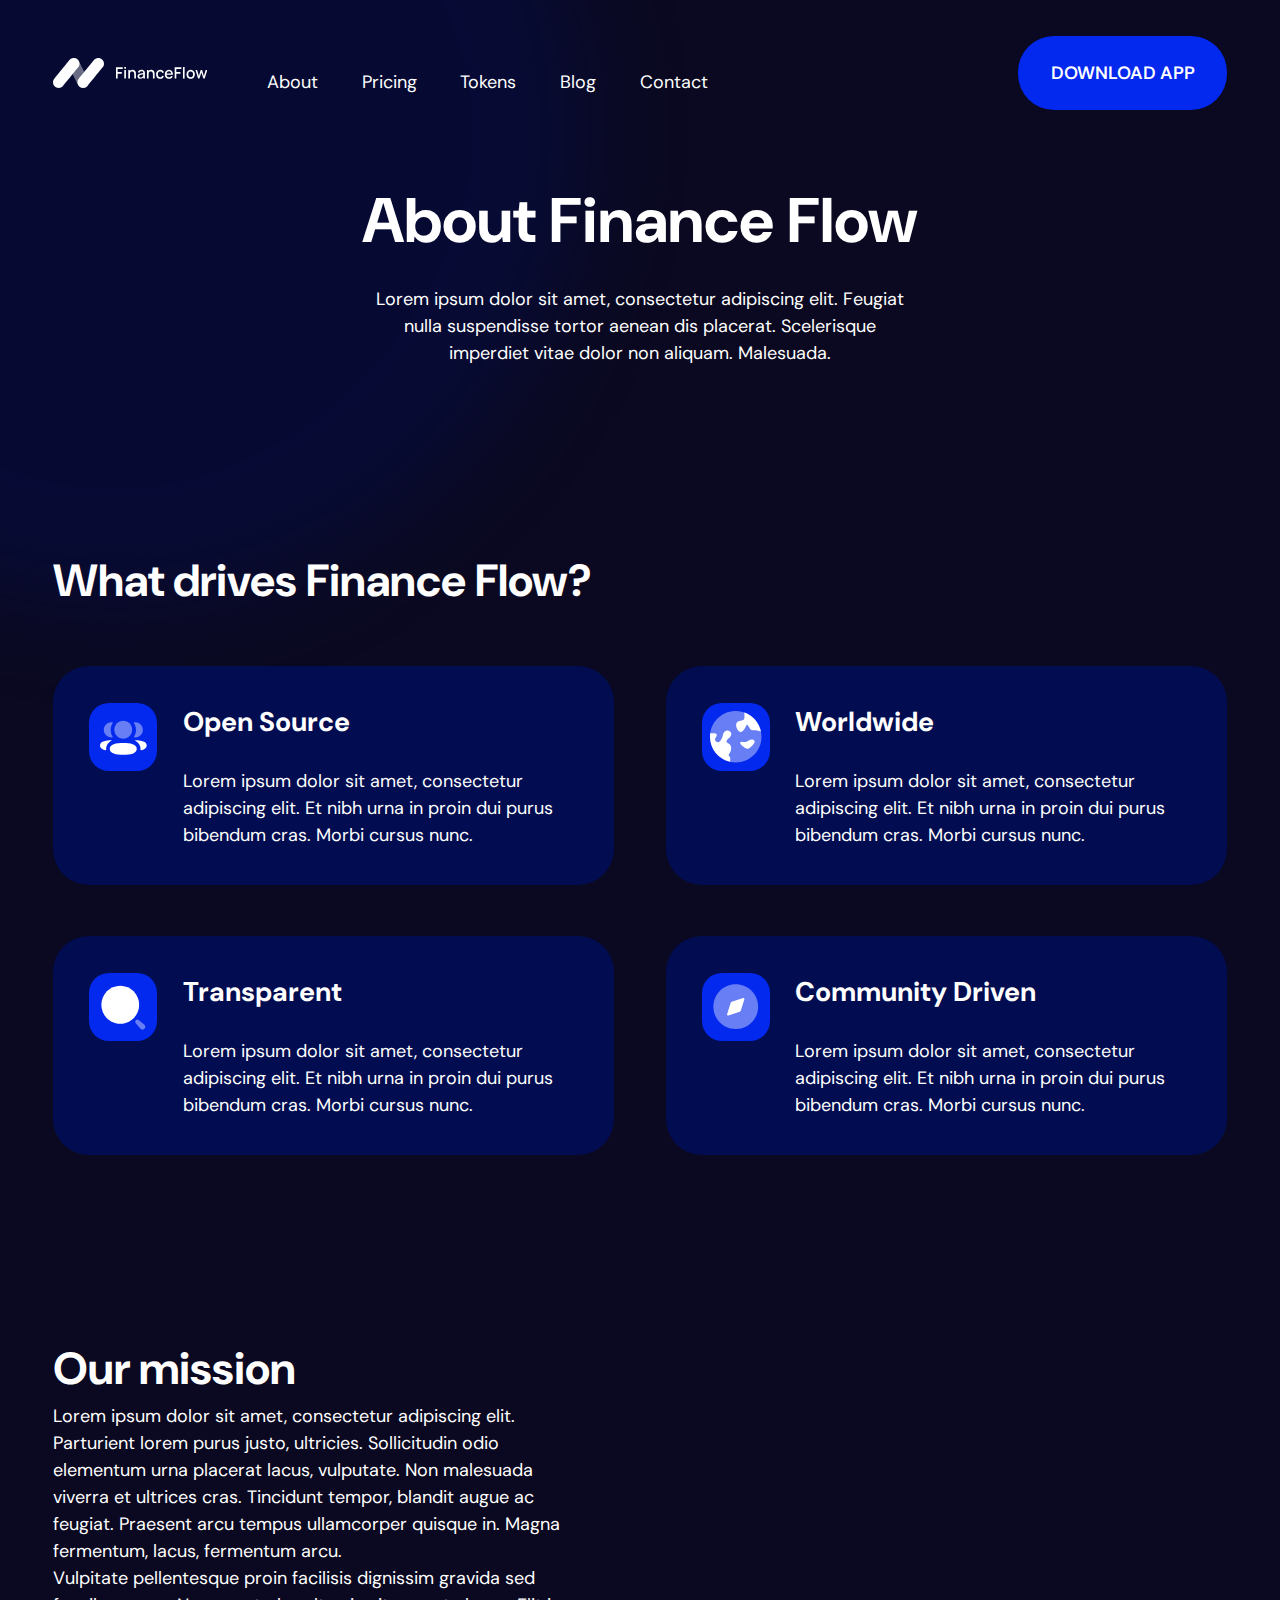
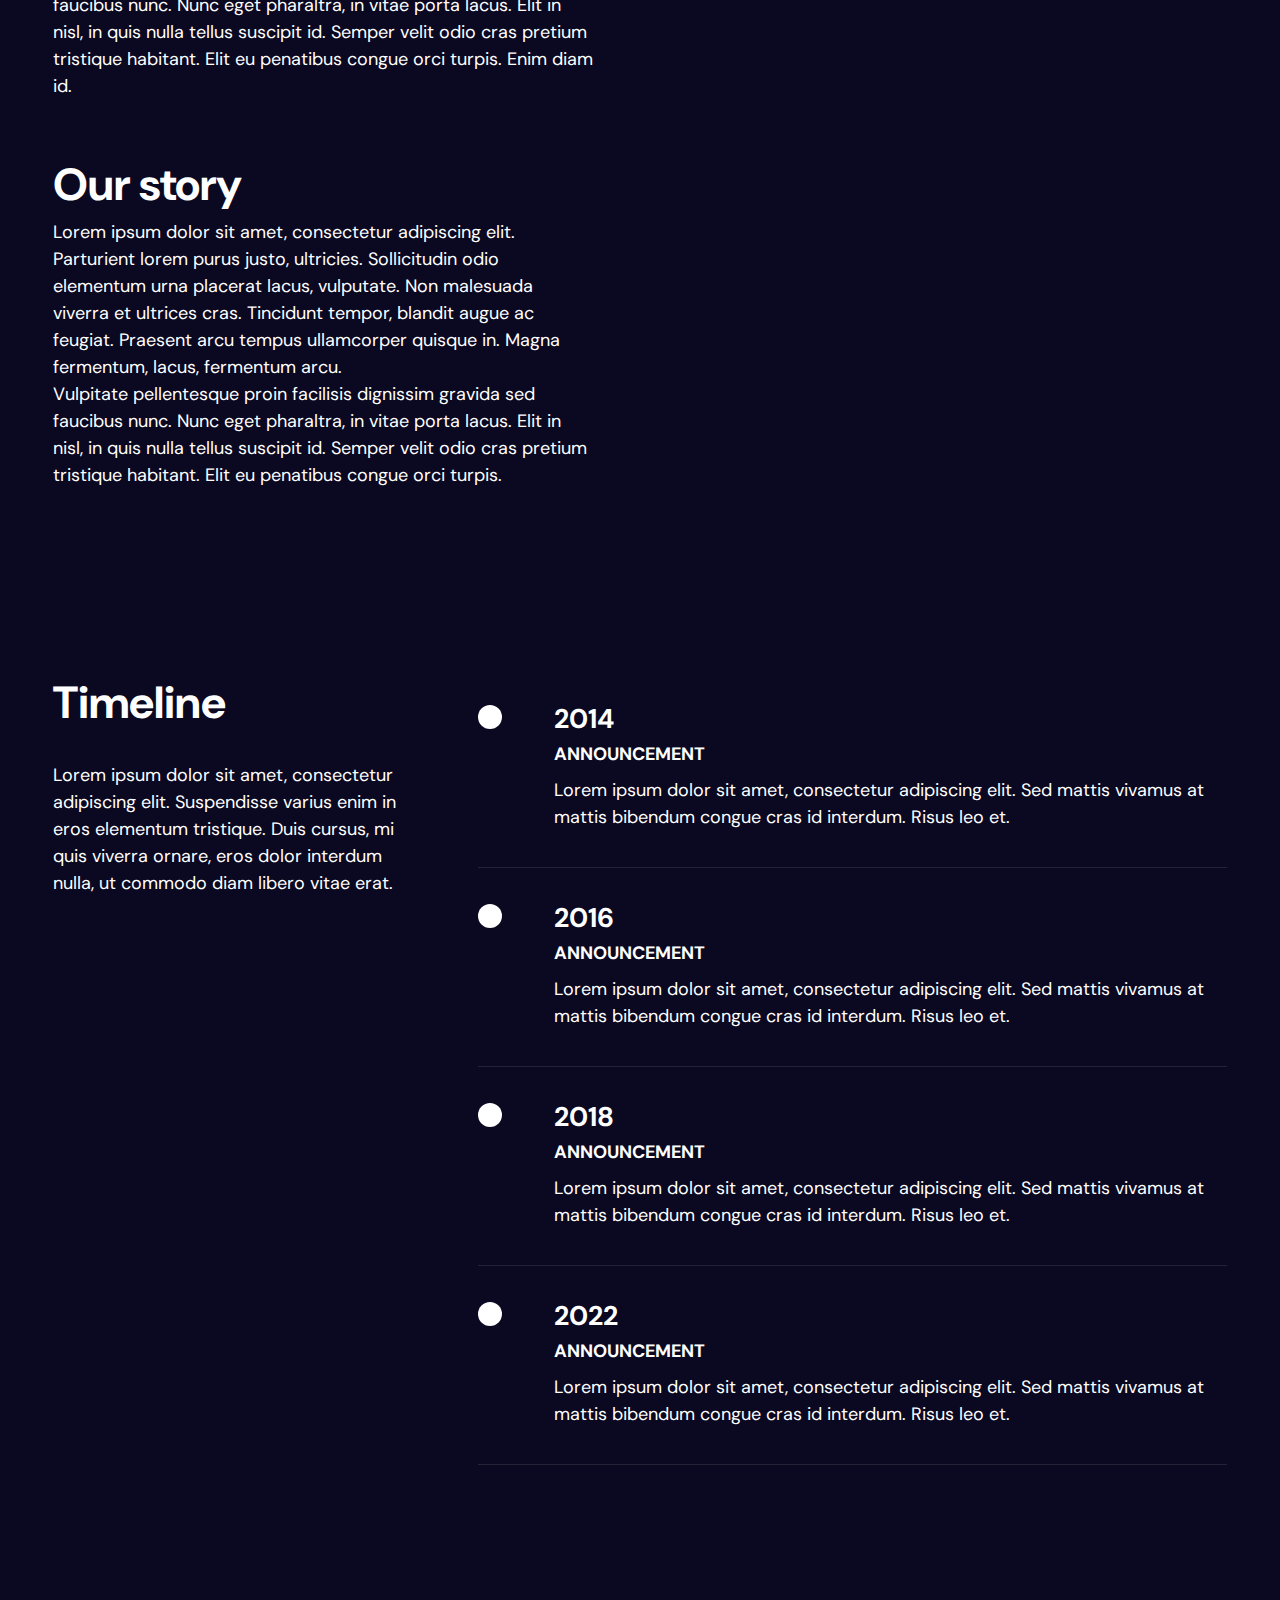
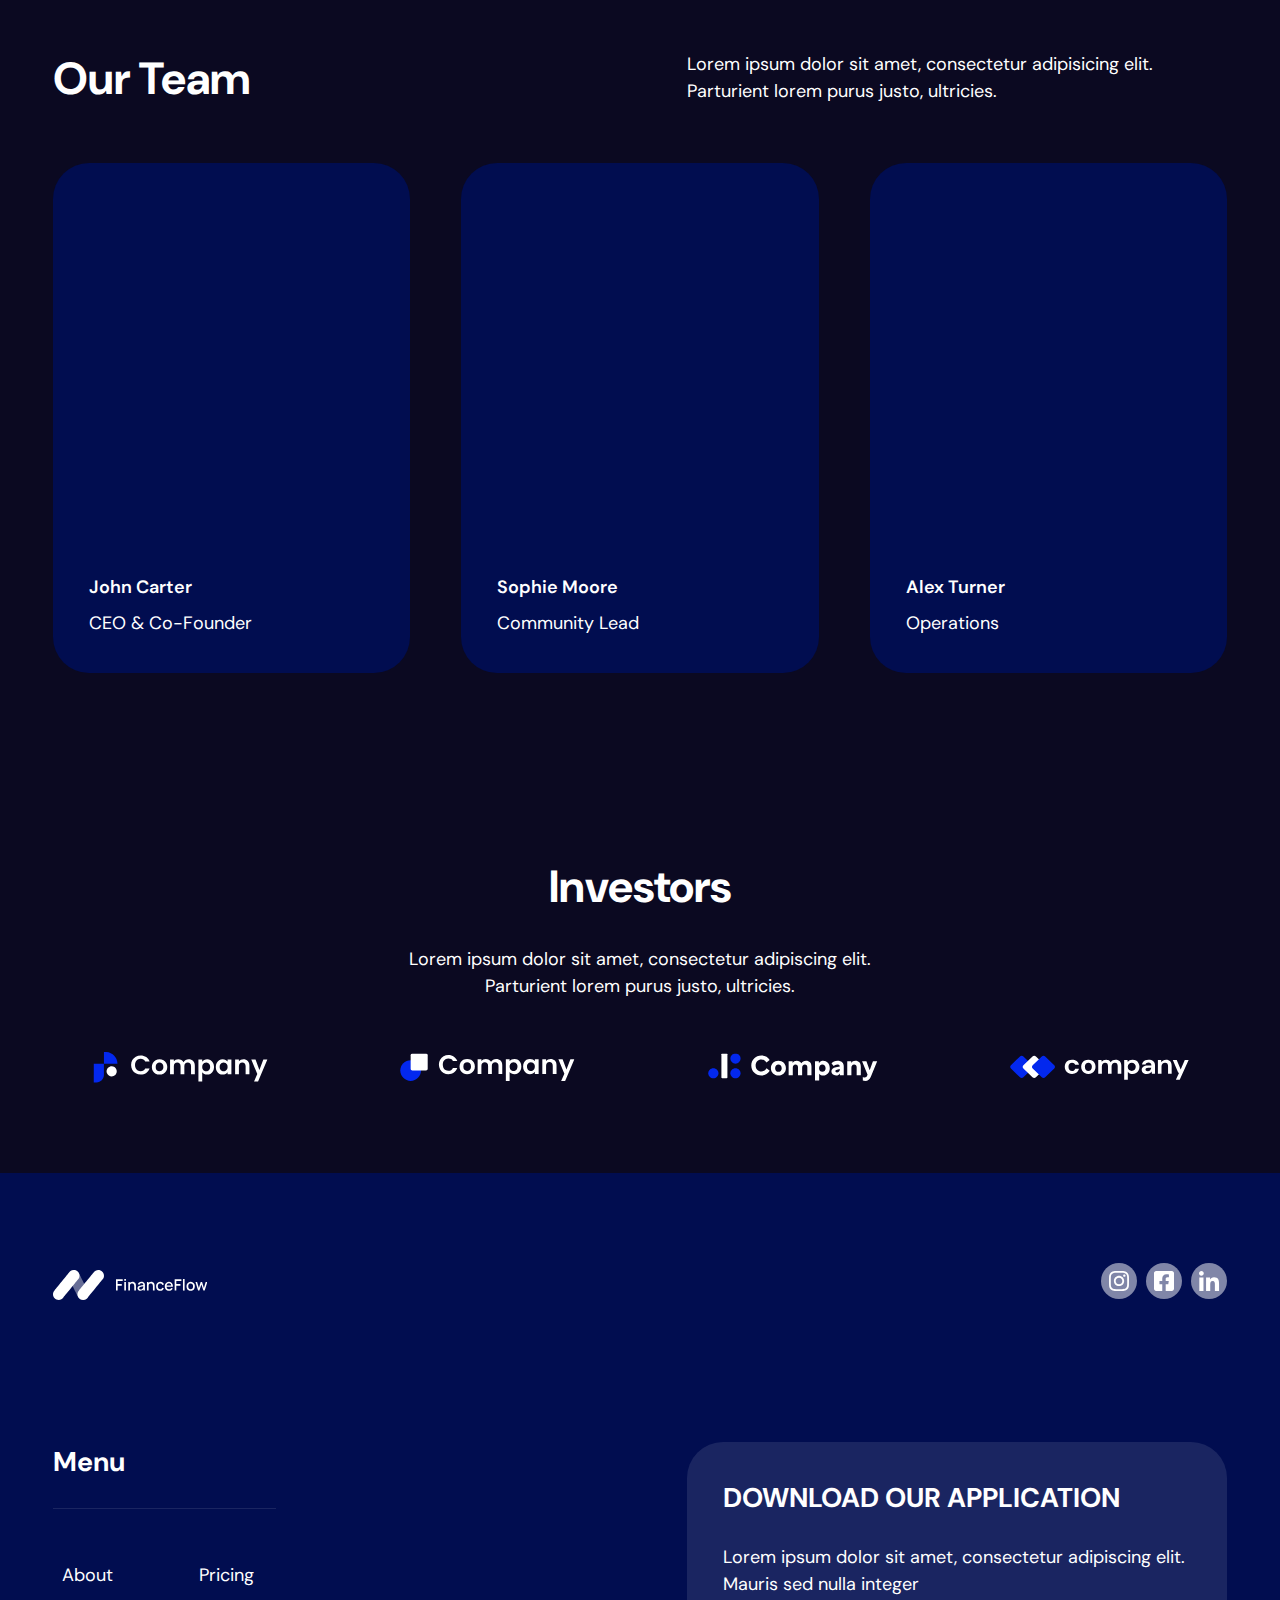
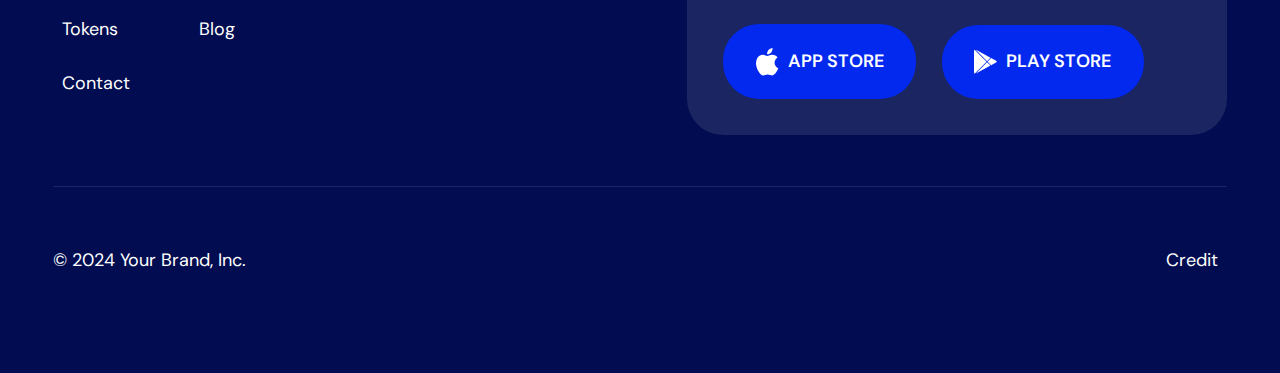
<file: about/index.html>
<!doctype html>
<html
  lang="en-US"
  data-ws-project="86d9e59b-1a58-4116-9b17-a78411d0841c"
  data-ws-last-published="2026-02-02T17:48:40.725Z"
>
  <head>
    <link
      rel="stylesheet"
      type="text/css"
      href="/assets/static/app_generated_index-6937cd5a.DmkHSQee.css"
    />
    <meta charset="UTF-8" />
    <meta name="viewport" content="width=device-width,initial-scale=1" />
    <link
      rel="preload"
      as="image"
      imagesrcset="/assets/60e4a1e73807564ccfe7fb93_logo-crypto-template.svg_zR1h3QR4r78FpepZm69lD.svg 16w, /assets/60e4a1e73807564ccfe7fb93_logo-crypto-template.svg_zR1h3QR4r78FpepZm69lD.svg 32w, /assets/60e4a1e73807564ccfe7fb93_logo-crypto-template.svg_zR1h3QR4r78FpepZm69lD.svg 48w, /assets/60e4a1e73807564ccfe7fb93_logo-crypto-template.svg_zR1h3QR4r78FpepZm69lD.svg 64w, /assets/60e4a1e73807564ccfe7fb93_logo-crypto-template.svg_zR1h3QR4r78FpepZm69lD.svg 96w, /assets/60e4a1e73807564ccfe7fb93_logo-crypto-template.svg_zR1h3QR4r78FpepZm69lD.svg 128w, /assets/60e4a1e73807564ccfe7fb93_logo-crypto-template.svg_zR1h3QR4r78FpepZm69lD.svg 256w, /assets/60e4a1e73807564ccfe7fb93_logo-crypto-template.svg_zR1h3QR4r78FpepZm69lD.svg 384w"
      imagesizes="100vw"
    />
    <link rel="icon" href="/assets/logo_r1qaJQiri6sK3rPyq-Sar.svg" />
    <link
      rel="preload"
      href="/assets/DMSans-VariableFont_opsz_wght__6AYEf42h6baL3cdAc77f.ttf"
      as="font"
      crossorigin="anonymous"
    />
    <link
      rel="preload"
      href="/assets/Group_kCTIep--Fowuzx8m9sVEU.svg"
      as="image"
    />
    <link
      rel="preload"
      href="/assets/bg-top-left_iDPdUzP3CXomJM1M8FrN6.svg"
      as="image"
    />
    <meta property="og:url" content="https://url/about" />
    <meta property="og:title" content="About" />
    <meta property="og:type" content="website" />
    <meta
      name="description"
      content="Lorem ipsum dolor sit amet, consectetur adipiscing elit. Fugiat nulla suspendisse tortor aenean dis placerat."
    />
    <meta
      property="og:description"
      content="Lorem ipsum dolor sit amet, consectetur adipiscing elit. Fugiat nulla suspendisse tortor aenean dis placerat."
    />
    <meta property="twitter:card" content="summary_large_image" />
    <title>About</title>
  </head>
  <body class="w-body">
    <div
      class="w-box c1yh769p cnu4kgu crv1a4t cbrrmm8 cuo9dm5 c5egcmi c1xzir7e"
    >
      <div style="display: contents">
        <div style="display: contents">
          <div class="w-html-embed">
            <style>
              /* So we don't need to add a token to every paragraph to remove margin. */
              p {
                margin: 0;
              }

              li::marker {
                color: var(--foreground-accent);
              }
            </style>
          </div>
          <div class="w-html-embed">
            <style>
              :root {
                --ani-duration: var(--duration-default, 0.2s);
                --ani-delay: 0s;
                --ani-slide-offset: 20%;
                --ani-zoom-in-scale: 1;
                --ani-zoom-out-scale: 0.85;
                --ani-flip-rotate: 30deg;
                --ani-easing: var(--easing-default, ease);
                --ani-fill-mode: forwards;
              }
              [data-ani]:not([data-ani-children]),
              [data-ani-children]:not([data-ani-progress]) > * {
                animation-duration: var(--ani-duration);
                animation-delay: var(--ani-delay);
                animation-timing-function: var(--ani-easing);
                animation-fill-mode: var(--ani-fill-mode);
                opacity: 0;
              }
              [data-ani-progress]:not([data-ani-children]),
              [data-ani-children]:not([data-ani]) > * {
                transition-property: opacity, transform;
                transition-duration: var(--ani-duration);
                transition-timing-function: var(--ani-easing);
                opacity: 0;
              }
              @keyframes fadeIn {
                from {
                  opacity: 0;
                }
                to {
                  opacity: 1;
                }
              }
              @keyframes fadeOut {
                from {
                  opacity: 1;
                }
                to {
                  opacity: 0;
                }
              }
              [data-ani-children][data-ani="fade"] > .in,
              [data-ani="fade"]:where(
                  .in:not([data-state]),
                  [data-state$="open"],
                  [data-state="active"]
                ) {
                animation-name: fadeIn;
              }
              [data-ani-children][data-ani="fade"] > .out,
              [data-ani="fade"]:where(
                  .out:not([data-state]),
                  [data-state="closed"],
                  [data-state="inactive"]
                ) {
                animation-name: fadeOut;
              }
              @keyframes slideIn {
                from {
                  opacity: 0;
                  translate: var(--ani-slide-transform);
                }
                to {
                  opacity: 1;
                  translate: none;
                }
              }
              @keyframes slideOut {
                from {
                  opacity: 1;
                  translate: none;
                }
                to {
                  opacity: 0;
                  translate: var(--ani-slide-transform);
                }
              }
              [data-ani-children][data-ani|="slide"] > .in,
              [data-ani|="slide"]:where(
                  .in:not([data-state]),
                  [data-state$="open"],
                  [data-state="active"]
                ) {
                animation-name: slideIn;
              }
              [data-ani-children][data-ani|="slide"] > .out,
              [data-ani|="slide"]:where(
                  .out:not([data-state]),
                  [data-state="closed"],
                  [data-state="inactive"]
                ) {
                animation-name: slideOut;
              }
              [data-ani="slide-up"] {
                --ani-slide-transform: 0 var(--ani-slide-offset);
              }
              [data-ani="slide-down"] {
                --ani-slide-transform: 0 calc(-1 * var(--ani-slide-offset));
              }
              [data-ani="slide-left"] {
                --ani-slide-transform: var(--ani-slide-offset);
              }
              [data-ani="slide-right"] {
                --ani-slide-transform: calc(-1 * var(--ani-slide-offset));
              }
              @keyframes zoomIn {
                from {
                  opacity: 0;
                  scale: var(--ani-zoom-out-scale);
                }
                to {
                  opacity: 1;
                  scale: 1;
                }
              }
              @keyframes zoomOut {
                from {
                  opacity: 1;
                  scale: 1;
                }
                to {
                  opacity: 0;
                  scale: var(--ani-zoom-in-scale);
                }
              }
              [data-ani-children][data-ani="zoom"] > .in,
              [data-ani|="zoom"]:where(
                  .in:not([data-state]),
                  [data-state$="open"],
                  [data-state="active"]
                ) {
                animation-name: zoomIn;
              }
              [data-ani-children][data-ani="zoom"] > .out,
              [data-ani|="zoom"]:where(
                  .out:not([data-state]),
                  [data-state="closed"],
                  [data-state="inactive"]
                ) {
                animation-name: zoomOut;
              }
              [data-ani-children][data-ani-progress="zoom"] > *,
              [data-ani-progress="zoom"]:not([data-ani-children]) {
                transform: scale(var(--ani-zoom-out-scale));
              }
              @keyframes flipInY {
                from {
                  rotate: y var(--ani-flip-rotate);
                  perspective: 2000px;
                  opacity: 0;
                }
                to {
                  rotate: y 0;
                  opacity: 1;
                }
              }
              @keyframes flipOutY {
                from {
                  rotate: y 0;
                  opacity: 1;
                }
                to {
                  perspective: 2000px;
                  rotate: y var(--ani-flip-rotate);
                  opacity: 0;
                }
              }
              @keyframes flipInX {
                from {
                  perspective: 2000px;
                  rotate: x var(--ani-flip-rotate);
                  opacity: 0;
                }
                to {
                  rotate: x 0;
                  opacity: 1;
                }
              }
              @keyframes flipOutX {
                from {
                  rotate: x 0;
                  opacity: 1;
                }
                to {
                  perspective: 2000px;
                  rotate: x var(--ani-flip-rotate);
                  opacity: 0;
                }
              }
              [data-ani-children][data-ani="flip-y"] > .in,
              [data-ani="flip-y"]:where(
                  .in:not([data-state]),
                  [data-state$="open"],
                  [data-state="active"]
                ) {
                animation-name: flipInY;
              }
              [data-ani-children][data-ani="flip-x"] > .in,
              [data-ani="flip-x"]:where(
                  .in:not([data-state]),
                  [data-state$="open"],
                  [data-state="active"]
                ) {
                animation-name: flipInX;
              }
              [data-ani-children][data-ani="flip-y"] > .out,
              [data-ani="flip-y"]:where(
                  .out:not([data-state]),
                  [data-state="closed"],
                  [data-state="inactive"]
                ) {
                animation-name: flipOutY;
              }
              [data-ani-children][data-ani="flip-x"] > .out,
              [data-ani="flip-x"]:where(
                  .out:not([data-state]),
                  [data-state="closed"],
                  [data-state="inactive"]
                ) {
                animation-name: flipOutX;
              }
              @keyframes expandDown {
                from {
                  height: 0;
                }
                to {
                  height: var(--newHeight);
                }
              }
              @keyframes expandUp {
                from {
                  height: var(--newHeight);
                }
                to {
                  height: 0;
                }
              }
              [data-ani="expand"],
              [data-ani="expand"][data-state="open"],
              [data-ani="expand"].in {
                --newHeight: var(
                  --custom-height,
                  var(
                    --radix-accordion-content-height,
                    var(--radix-collapsible-content-height, 100%)
                  )
                );
                overflow: hidden;
                opacity: 1;
              }
              [data-ani-children][data-ani="expand"] > .in,
              [data-ani="expand"]:where(
                  .in:not([data-state]),
                  [data-state$="open"],
                  [data-state="active"]
                ) {
                animation: expandDown var(--ani-duration) var(--ani-easing);
              }
              [data-ani-children][data-ani="expand"] > .out,
              [data-ani="expand"]:where(
                  .out:not([data-state]),
                  [data-state="closed"],
                  [data-state="inactive"]
                ) {
                animation: expandUp var(--ani-duration) var(--ani-easing);
              }
              @media (prefers-reduced-motion: reduce) {
                [data-ani]:not([data-ani-children]),
                [data-ani-progress]:not([data-ani-children]),
                [data-ani-children] > * {
                  opacity: 1;
                  transform: none;
                  animation: none;
                  rotate: none;
                  scale: none;
                  translate: none;
                }
              }
            </style>
          </div>
          <header
            class="w-box c1357293 c9jnjeu czr2pxy c155uc7w cry9bxc c1lxiyww c1qyy4dh c18v2pa2 c1z0l37u c1ml0hr7 c15hexcm"
          >
            <div
              class="w-box cry9bxc c1qyy4dh c1wt8a7g c1s46o9r cdczzub c16a1k66 c1ksohct"
            >
              <div style="display: contents">
                <div style="display: contents">
                  <a aria-label="Home" href="/" class="w-link c5m8ase clv8gve"
                    ><img
                      alt="Logo"
                      width="154"
                      height="30"
                      src="/assets/60e4a1e73807564ccfe7fb93_logo-crypto-template.svg_zR1h3QR4r78FpepZm69lD.svg"
                      class="w-image"
                      sizes="100vw"
                      srcset="
                        /assets/60e4a1e73807564ccfe7fb93_logo-crypto-template.svg_zR1h3QR4r78FpepZm69lD.svg  16w,
                        /assets/60e4a1e73807564ccfe7fb93_logo-crypto-template.svg_zR1h3QR4r78FpepZm69lD.svg  32w,
                        /assets/60e4a1e73807564ccfe7fb93_logo-crypto-template.svg_zR1h3QR4r78FpepZm69lD.svg  48w,
                        /assets/60e4a1e73807564ccfe7fb93_logo-crypto-template.svg_zR1h3QR4r78FpepZm69lD.svg  64w,
                        /assets/60e4a1e73807564ccfe7fb93_logo-crypto-template.svg_zR1h3QR4r78FpepZm69lD.svg  96w,
                        /assets/60e4a1e73807564ccfe7fb93_logo-crypto-template.svg_zR1h3QR4r78FpepZm69lD.svg 128w,
                        /assets/60e4a1e73807564ccfe7fb93_logo-crypto-template.svg_zR1h3QR4r78FpepZm69lD.svg 256w,
                        /assets/60e4a1e73807564ccfe7fb93_logo-crypto-template.svg_zR1h3QR4r78FpepZm69lD.svg 384w
                      "
                      decoding="async"
                      loading="eager"
                  /></a>
                </div>
              </div>
              <nav class="w-box cc3dq2t">
                <div style="display: contents">
                  <div style="display: contents">
                    <ul
                      class="w-list c34dwh1 c1y6imu0 c1cn3fw9 cry9bxc c1z0l37u c1ml0hr7 c1e2b3ev ctf8nym c3v2c40 c174sw29 c1rstvfo c10x096o c1565yj9 c1cpmdss"
                    >
                      <li class="w-list-item">
                        <a
                          href="/about"
                          class="w-link c1umvwl9 csru8nn ch11gwv c1md20bl c1e892th c1qyy4dh ct02u4h c1e7helk c1l0vha7 csyy8v5 c1bc2i7x c17r8x7j c135vpv5 c1knsirz cl60rel czukzo6 c12mjb61 c16ndgv7 c160o8z4"
                          >About</a
                        >
                      </li>
                      <li class="w-list-item">
                        <a
                          href="/pricing"
                          class="w-link c1umvwl9 csru8nn ch11gwv c1md20bl c1e892th c1qyy4dh ct02u4h c1e7helk c1l0vha7 csyy8v5 c1bc2i7x c17r8x7j c135vpv5 c1knsirz cl60rel czukzo6 c12mjb61 c16ndgv7 c160o8z4"
                          >Pricing</a
                        >
                      </li>
                      <li class="w-list-item">
                        <a
                          href="/tokens"
                          class="w-link c1umvwl9 csru8nn ch11gwv c1md20bl c1e892th c1qyy4dh ct02u4h c1e7helk c1l0vha7 csyy8v5 c1bc2i7x c17r8x7j c135vpv5 c1knsirz cl60rel czukzo6 c12mjb61 c16ndgv7 c160o8z4"
                          >Tokens</a
                        >
                      </li>
                      <li class="w-list-item">
                        <a
                          href="/blog"
                          class="w-link c1umvwl9 csru8nn ch11gwv c1md20bl c1e892th c1qyy4dh ct02u4h c1e7helk c1l0vha7 csyy8v5 c1bc2i7x c17r8x7j c135vpv5 c1knsirz cl60rel czukzo6 c12mjb61 c16ndgv7 c160o8z4"
                          >Blog</a
                        >
                      </li>
                      <li class="w-list-item">
                        <a
                          href="/contact"
                          class="w-link c1umvwl9 csru8nn ch11gwv c1md20bl c1e892th c1qyy4dh ct02u4h c1e7helk c1l0vha7 csyy8v5 c1bc2i7x c17r8x7j c135vpv5 c1knsirz cl60rel czukzo6 c12mjb61 c16ndgv7 c160o8z4"
                          >Contact</a
                        >
                      </li>
                    </ul>
                  </div>
                </div>
              </nav>
            </div>
            <div class="w-box">
              <div class="w-box cc3dq2t">
                <a
                  class="w-link c1umvwl9 c188j2zq cihfpxt cb4vmi8 c1j33arz c1r2vfc1 cgl7u82 crlid6h caoqbwa c1aguln c135vpv5 cl7jefz c1cb3y4c csru8nn c1qyy4dh ct02u4h ceu66s9 c12ae6v5 c1qom380 c1vamubz c1c9nyn co9inq6 c18nx7en c13zjl4p codg43x cl60rel czukzo6 ct789b3 c13uefcm c1nff74r c1krwtqt cknbwh5 c135bl59 c1xf7czk"
                  href="#"
                  >DOWNLOAD<span class="w-text-1 c2yw1lo"> APP</span></a
                >
              </div>
              <div style="display: contents">
                <div style="display: contents">
                  <button
                    type="button"
                    aria-label="Open mobile menu"
                    class="w-button c1umvwl9 c188j2zq ccfzz03 cub2gss cgcvr98 c1xjllne c135vpv5 cl7jefz c1cb3y4c cwvpjlf c1qyy4dh ct02u4h c1md20bl c1e892th c1qom380 c1vamubz c1c9nyn co9inq6 c18nx7en c13zjl4p c1xty5yn c1g1x4wk codg43x c9x99qz cl60rel czukzo6 ct789b3 chtpy1z c1qtvx9w c5h5y5y chgk7uj c1xf7czk cb2iaxq cxrm9n4 covz0n0 c1g7oelg c149s0mc c1mrg60n"
                    aria-haspopup="dialog"
                    aria-expanded="false"
                    aria-controls="radix-:R2mm:"
                    data-state="closed"
                  >
                    <div class="w-html-embed">
                      <svg
                        xmlns="http://www.w3.org/2000/svg"
                        viewBox="0 0 22 22"
                        fill="currentColor"
                        width="100%"
                        height="100%"
                        style="display: block"
                      >
                        <path
                          fill-rule="evenodd"
                          d="M2 5.998a.75.75 0 0 1 .75-.75h16.5a.75.75 0 0 1 0 1.5H2.75a.75.75 0 0 1-.75-.75Zm0 5.5a.75.75 0 0 1 .75-.75h16.5a.75.75 0 0 1 0 1.5H2.75a.75.75 0 0 1-.75-.75Zm0 5.5a.75.75 0 0 1 .75-.75h16.5a.75.75 0 0 1 0 1.5H2.75a.75.75 0 0 1-.75-.75Z"
                          clip-rule="evenodd"
                        />
                      </svg>
                    </div>
                  </button>
                </div>
              </div>
            </div>
          </header>
        </div>
      </div>
      <main class="w-box">
        <section class="w-box cfvl0bs c1mzb2kd">
          <div
            class="w-box c1357293 c9jnjeu c11gzs80 c1fd0kk1 czr2pxy c155uc7w cry9bxc c1lfjoq7 c1778y6x c1wt8a7g c1s46o9r cdczzub"
          >
            <div
              class="w-box cry9bxc c1lfjoq7 c1z0l37u c1ml0hr7 c1qyy4dh c1wt8a7g c1qom380 cq4dxli czqy8m4 c10x096o"
            >
              <h1
                class="w-heading c11nr3ex c11dowh9 c32myit cwrra4i cizucda c10r87ok c1dhz37v"
              >
                About Finance Flow
              </h1>
              <p class="w-paragraph c6oj68y">
                Lorem ipsum dolor sit amet, consectetur adipiscing elit. Feugiat
                nulla suspendisse tortor aenean dis placerat. Scelerisque
                imperdiet vitae dolor non aliquam. Malesuada.
              </p>
            </div>
          </div>
        </section>
        <section class="w-box cna0hdz c1mzb2kd">
          <div
            class="w-box c1357293 c9jnjeu c11gzs80 c1fd0kk1 czr2pxy c155uc7w cry9bxc c1lfjoq7 c1778y6x c1wt8a7g c1s46o9r cdczzub"
          >
            <h2 class="w-heading c1dxq9cf c11dowh9 c32myit cwrra4i c12y6bqh">
              What drives Finance Flow?
            </h2>
            <div class="w-box cry9bxc c1lfjoq7 cdczzub c1s46o9r">
              <div
                class="w-box copqmak c1s46o9r cevxs5e co2qwzx c1vrexag c1cdc69r cx6c9kw c174sw29"
              >
                <div
                  class="w-box cry9bxc c1lxiyww c18v2pa2 c1z0l37u c1ml0hr7 cgl7u82 crlid6h caoqbwa c1aguln c6gm171 c15hexcm"
                >
                  <div
                    class="w-box cry9bxc c1lfjoq7 c1z0l37u c1ml0hr7 c16xs6ny c1wt8a7g"
                  >
                    <div class="w-html-embed">
                      <svg
                        width="68"
                        height="69"
                        viewBox="0 0 68 69"
                        fill="none"
                        xmlns="http://www.w3.org/2000/svg"
                      >
                        <rect
                          y="0.984375"
                          width="68"
                          height="68"
                          rx="20"
                          fill="#0328EE"
                        ></rect>
                        <g clip-path="url(#clip0_2_896)">
                          <path
                            d="M34.2334 41.1177C26.9127 41.1177 20.7358 42.3139 20.7358 46.9308C20.7358 51.5495 26.9526 52.7037 34.2334 52.7037C41.5541 52.7037 47.731 51.5075 47.731 46.8906C47.731 42.2719 41.5142 41.1177 34.2334 41.1177Z"
                            fill="white"
                          ></path>
                          <path
                            opacity="0.4"
                            d="M34.2334 36.7191C39.1905 36.7191 43.1653 32.7214 43.1653 27.7358C43.1653 22.7482 39.1905 18.7524 34.2334 18.7524C29.2763 18.7524 25.3015 22.7482 25.3015 27.7358C25.3015 32.7214 29.2763 36.7191 34.2334 36.7191Z"
                            fill="white"
                          ></path>
                          <path
                            opacity="0.4"
                            d="M53.6255 29.8277C54.908 24.7828 51.1479 20.252 46.3599 20.252C45.8393 20.252 45.3415 20.3093 44.8551 20.4067C44.7905 20.422 44.7183 20.4545 44.6803 20.5118C44.6366 20.5845 44.6689 20.6819 44.7164 20.745C46.1547 22.7744 46.9812 25.2452 46.9812 27.8976C46.9812 30.4392 46.2231 32.8087 44.8931 34.7751C44.7563 34.9777 44.8779 35.2509 45.1192 35.293C45.4536 35.3522 45.7956 35.3828 46.1452 35.3923C49.6317 35.4841 52.761 33.2272 53.6255 29.8277Z"
                            fill="white"
                          ></path>
                          <path
                            d="M57.2782 41.7058C56.6398 40.3375 55.0989 39.3993 52.7562 38.9387C51.6504 38.6674 48.6579 38.2852 45.8744 38.3368C45.8326 38.3425 45.8098 38.3712 45.806 38.3903C45.8003 38.417 45.8117 38.4629 45.8668 38.4916C47.1531 39.1317 52.1254 41.916 51.5003 47.7883C51.4737 48.0424 51.677 48.2622 51.9297 48.224C53.1533 48.0482 56.3016 47.3679 57.2782 45.2486C57.8178 44.1288 57.8178 42.8275 57.2782 41.7058Z"
                            fill="white"
                          ></path>
                          <path
                            opacity="0.4"
                            d="M23.8269 20.4072C23.3424 20.3079 22.8427 20.2524 22.3221 20.2524C17.5342 20.2524 13.7741 24.7833 15.0585 29.8282C15.9211 33.2277 19.0504 35.4845 22.5368 35.3928C22.8864 35.3833 23.2303 35.3508 23.5628 35.2935C23.8041 35.2514 23.9257 34.9781 23.7889 34.7756C22.4589 32.8073 21.7008 30.4397 21.7008 27.8981C21.7008 25.2438 22.5292 22.773 23.9675 20.7455C24.0131 20.6824 24.0473 20.5849 24.0017 20.5123C23.9637 20.4531 23.8934 20.4225 23.8269 20.4072Z"
                            fill="white"
                          ></path>
                          <path
                            d="M15.9262 38.9376C13.5835 39.3982 12.0445 40.3364 11.4061 41.7047C10.8646 42.8264 10.8646 44.1277 11.4061 45.2495C12.3827 47.3668 15.531 48.049 16.7546 48.2229C17.0073 48.2611 17.2087 48.0433 17.1821 47.7872C16.557 41.9168 21.5293 39.1326 22.8175 38.4924C22.8707 38.4618 22.8821 38.4179 22.8764 38.3892C22.8726 38.3701 22.8517 38.3414 22.8099 38.3376C20.0245 38.2841 17.0339 38.6663 15.9262 38.9376Z"
                            fill="white"
                          ></path>
                        </g>
                        <defs>
                          <clipPath id="clip0_2_896">
                            <rect
                              width="47"
                              height="35"
                              fill="white"
                              transform="translate(11 17.9844)"
                            ></rect>
                          </clipPath>
                        </defs>
                      </svg>
                    </div>
                  </div>
                  <div class="w-box cry9bxc c1lfjoq7 c1z0l37u c1ml0hr7">
                    <h3
                      class="w-heading cuoke4w c11dowh9 c32myit cwrra4i c12y6bqh"
                    >
                      Open Source
                    </h3>
                    <p class="w-paragraph">
                      Lorem ipsum dolor sit amet, consectetur adipiscing elit.
                      Et nibh urna in proin dui purus bibendum cras. Morbi
                      cursus nunc.
                    </p>
                  </div>
                </div>
                <div
                  class="w-box cry9bxc c1lxiyww c18v2pa2 c1z0l37u c1ml0hr7 cgl7u82 crlid6h caoqbwa c1aguln c6gm171 c15hexcm"
                >
                  <div
                    class="w-box cry9bxc c1lfjoq7 c1z0l37u c1ml0hr7 c16xs6ny c1wt8a7g"
                  >
                    <div class="w-html-embed">
                      <svg
                        width="68"
                        height="69"
                        viewBox="0 0 68 69"
                        fill="none"
                        xmlns="http://www.w3.org/2000/svg"
                      >
                        <rect
                          y="0.984375"
                          width="68"
                          height="68"
                          rx="20"
                          fill="#0328EE"
                        ></rect>
                        <g clip-path="url(#clip0_2_909)">
                          <path
                            d="M59.4875 34.7281C59.4875 48.9574 47.973 60.4719 33.7437 60.4719C19.5145 60.4719 8 48.9574 8 34.7281C8 20.4989 19.5145 8.98438 33.7437 8.98438C36.7862 8.98438 39.735 9.49925 42.4498 10.4822C52.3728 14.0395 59.4875 23.5413 59.4875 34.7281Z"
                            fill="white"
                            fill-opacity="0.4"
                          ></path>
                          <path
                            d="M58.9726 29.5327C57.1472 20.6863 50.7815 13.478 42.4498 10.4824C42.403 10.4824 42.3562 10.4355 42.3562 10.4355L42.4498 15.3971C42.4498 16.6608 41.7009 17.831 40.5308 18.3459C37.9564 19.4693 35.382 18.8608 34.3055 21.8096C33.4161 24.0095 35.7565 30.0476 38.6117 30.0476C42.2158 30.0476 43.9477 22.7926 45.0242 22.7926C45.7263 22.7926 46.8029 24.9925 48.0667 26.6307C48.9092 27.7541 50.2198 28.3626 51.624 28.3626H54.0111L58.9726 29.5327Z"
                            fill="white"
                          ></path>
                          <path
                            d="M38.3308 40.3448C37.0202 42.1702 43.9008 47.7402 46.1943 46.6637C50.0793 44.8382 52.6068 41.0469 52.6068 39.6427C52.6068 38.2384 50.7814 35.5237 44.5561 39.7363C42.8242 41 39.6882 38.4725 38.3308 40.3448Z"
                            fill="white"
                          ></path>
                          <path
                            d="M27.8929 35.243C29.2503 33.8856 29.6715 31.7793 28.9694 30.5623C26.7227 26.4901 21.3867 28.6433 20.8719 32.9027C20.591 35.4771 19.0464 38.0982 17.7358 39.4556C16.4252 40.7662 13.8508 40.0641 13.1487 38.145C12.353 35.9919 15.1146 35.1962 14.6934 32.4346C14.5998 31.6857 13.804 31.3112 12.8211 31.1708L8.18723 31.3581C8.09361 32.4346 8 33.558 8 34.7281C8 47.0383 16.6125 57.3358 28.1737 59.8634V55.2763C28.1737 55.2763 28.1737 55.2763 27.0036 54.1062C25.8334 52.936 28.2205 50.9701 28.8758 48.4893C30.7013 41.4683 24.6164 41.1875 24.4292 39.6429C24.242 37.911 26.5355 36.6004 27.8929 35.243Z"
                            fill="white"
                          ></path>
                        </g>
                        <defs>
                          <clipPath id="clip0_2_909">
                            <rect
                              width="52"
                              height="52"
                              fill="white"
                              transform="translate(8 8.98438)"
                            ></rect>
                          </clipPath>
                        </defs>
                      </svg>
                    </div>
                  </div>
                  <div class="w-box cry9bxc c1lfjoq7 c1z0l37u c1ml0hr7">
                    <h3
                      class="w-heading cuoke4w c11dowh9 c32myit cwrra4i c12y6bqh"
                    >
                      Worldwide
                    </h3>
                    <p class="w-paragraph">
                      Lorem ipsum dolor sit amet, consectetur adipiscing elit.
                      Et nibh urna in proin dui purus bibendum cras. Morbi
                      cursus nunc.
                    </p>
                  </div>
                </div>
                <div
                  class="w-box cry9bxc c1lxiyww c18v2pa2 c1z0l37u c1ml0hr7 cgl7u82 crlid6h caoqbwa c1aguln c6gm171 c15hexcm"
                >
                  <div
                    class="w-box cry9bxc c1lfjoq7 c1z0l37u c1ml0hr7 c16xs6ny c1wt8a7g"
                  >
                    <div class="w-html-embed">
                      <svg
                        width="68"
                        height="69"
                        viewBox="0 0 68 69"
                        fill="none"
                        xmlns="http://www.w3.org/2000/svg"
                      >
                        <rect
                          y="0.984375"
                          width="68"
                          height="68"
                          rx="20"
                          fill="#0328EE"
                        ></rect>
                        <g clip-path="url(#clip0_2_920)">
                          <path
                            d="M31.2599 51.8023C41.7081 51.8023 50.1782 43.2791 50.1782 32.7652C50.1782 22.2513 41.7081 13.7281 31.2599 13.7281C20.8116 13.7281 12.3416 22.2513 12.3416 32.7652C12.3416 43.2791 20.8116 51.8023 31.2599 51.8023Z"
                            fill="white"
                          ></path>
                          <path
                            opacity="0.4"
                            d="M53.4258 57.6296C52.6909 57.6058 51.9921 57.3035 51.4694 56.7831L46.9893 51.5464C46.0288 50.668 45.9502 49.1752 46.8132 48.1996C47.2171 47.7909 47.7663 47.5611 48.3392 47.5611C48.912 47.5611 49.4612 47.7909 49.8652 48.1996L55.4996 52.7079C56.3112 53.5386 56.5616 54.7718 56.139 55.8563C55.7163 56.9408 54.6996 57.674 53.5432 57.7281L53.4258 57.6296Z"
                            fill="white"
                          ></path>
                        </g>
                        <defs>
                          <clipPath id="clip0_2_920">
                            <rect
                              width="45"
                              height="45"
                              fill="white"
                              transform="translate(12 12.9844)"
                            ></rect>
                          </clipPath>
                        </defs>
                      </svg>
                    </div>
                  </div>
                  <div class="w-box cry9bxc c1lfjoq7 c1z0l37u c1ml0hr7">
                    <h3
                      class="w-heading cuoke4w c11dowh9 c32myit cwrra4i c12y6bqh"
                    >
                      Transparent
                    </h3>
                    <p class="w-paragraph">
                      Lorem ipsum dolor sit amet, consectetur adipiscing elit.
                      Et nibh urna in proin dui purus bibendum cras. Morbi
                      cursus nunc.
                    </p>
                  </div>
                </div>
                <div
                  class="w-box cry9bxc c1lxiyww c18v2pa2 c1z0l37u c1ml0hr7 cgl7u82 crlid6h caoqbwa c1aguln c6gm171 c15hexcm"
                >
                  <div
                    class="w-box cry9bxc c1lfjoq7 c1z0l37u c1ml0hr7 c16xs6ny c1wt8a7g"
                  >
                    <div class="w-html-embed">
                      <svg
                        width="68"
                        height="69"
                        viewBox="0 0 68 69"
                        fill="none"
                        xmlns="http://www.w3.org/2000/svg"
                      >
                        <rect
                          y="0.984375"
                          width="68"
                          height="68"
                          rx="20"
                          fill="#0328EE"
                        ></rect>
                        <g clip-path="url(#clip0_22_6911)">
                          <path
                            opacity="0.4"
                            d="M56.1314 34.7281C56.1314 47.0928 46.1084 57.1158 33.7437 57.1158C21.3789 57.1158 11.356 47.0928 11.356 34.7281C11.356 22.3656 21.3789 12.3403 33.7437 12.3403C46.1084 12.3403 56.1314 22.3656 56.1314 34.7281Z"
                            fill="white"
                          ></path>
                          <path
                            d="M42.3848 27.3512L38.758 38.8137C38.6237 39.2838 38.2431 39.6644 37.7729 39.801L26.3552 43.3808C25.594 43.6293 24.8552 42.8882 25.1015 42.1271L28.6835 30.6422C28.8179 30.172 29.1984 29.8138 29.6686 29.6571L41.1311 26.0751C41.9147 25.8288 42.6311 26.5676 42.3848 27.3512Z"
                            fill="white"
                          ></path>
                        </g>
                        <defs>
                          <clipPath id="clip0_22_6911">
                            <rect
                              width="46"
                              height="46"
                              fill="white"
                              transform="translate(11 11.9844)"
                            ></rect>
                          </clipPath>
                        </defs>
                      </svg>
                    </div>
                  </div>
                  <div class="w-box cry9bxc c1lfjoq7 c1z0l37u c1ml0hr7">
                    <h3
                      class="w-heading cuoke4w c11dowh9 c32myit cwrra4i c12y6bqh"
                    >
                      Community Driven
                    </h3>
                    <p class="w-paragraph">
                      Lorem ipsum dolor sit amet, consectetur adipiscing elit.
                      Et nibh urna in proin dui purus bibendum cras. Morbi
                      cursus nunc.
                    </p>
                  </div>
                </div>
              </div>
            </div>
          </div>
        </section>
        <section class="w-box cna0hdz c1mzb2kd">
          <div
            class="w-box c1357293 c9jnjeu c11gzs80 c1fd0kk1 czr2pxy c155uc7w copqmak c1lfjoq7 c1vrexag c1wt8a7g c1s46o9r c1cdc69r cevxs5e co2qwzx cx6c9kw c174sw29"
          >
            <div class="w-box c6oj68y cry9bxc c1lfjoq7 ca4qjwu c1cdc69r">
              <div class="w-box">
                <h2
                  class="w-heading c1dxq9cf c11dowh9 c32myit cwrra4i c12y6bqh"
                >
                  Our mission
                </h2>
                <p class="w-paragraph">
                  Lorem ipsum dolor sit amet, consectetur adipiscing elit.
                  Parturient lorem purus justo, ultricies. Sollicitudin odio
                  elementum urna placerat lacus, vulputate. Non malesuada
                  viverra et ultrices cras. Tincidunt tempor, blandit augue ac
                  feugiat. Praesent arcu tempus ullamcorper quisque in. Magna
                  fermentum, lacus, fermentum arcu.
                </p>
                <p class="w-paragraph">
                  Vulpitate pellentesque proin facilisis dignissim gravida sed
                  faucibus nunc. Nunc eget pharaltra, in vitae porta lacus. Elit
                  in nisl, in quis nulla tellus suscipit id. Semper velit odio
                  cras pretium tristique habitant. Elit eu penatibus congue orci
                  turpis. Enim diam id.
                </p>
              </div>
              <div class="w-box">
                <h2
                  class="w-heading c1dxq9cf c11dowh9 c32myit cwrra4i c12y6bqh"
                >
                  Our story
                </h2>
                <p class="w-paragraph">
                  Lorem ipsum dolor sit amet, consectetur adipiscing elit.
                  Parturient lorem purus justo, ultricies. Sollicitudin odio
                  elementum urna placerat lacus, vulputate. Non malesuada
                  viverra et ultrices cras. Tincidunt tempor, blandit augue ac
                  feugiat. Praesent arcu tempus ullamcorper quisque in. Magna
                  fermentum, lacus, fermentum arcu.
                </p>
                <p class="w-paragraph">
                  Vulpitate pellentesque proin facilisis dignissim gravida sed
                  faucibus nunc. Nunc eget pharaltra, in vitae porta lacus. Elit
                  in nisl, in quis nulla tellus suscipit id. Semper velit odio
                  cras pretium tristique habitant. Elit eu penatibus congue orci
                  turpis.
                </p>
              </div>
            </div>
            <div class="w-box">
              <img
                alt="Globe"
                width="1310"
                height="1266"
                src="/assets/planet_(1)_tK69a7zIDk3CZrwAn_VUk.webp"
                class="w-image"
                sizes="100vw"
                srcset="
                  /assets/planet_(1)_tK69a7zIDk3CZrwAn_VUk.webp   16w,
                  /assets/planet_(1)_tK69a7zIDk3CZrwAn_VUk.webp   32w,
                  /assets/planet_(1)_tK69a7zIDk3CZrwAn_VUk.webp   48w,
                  /assets/planet_(1)_tK69a7zIDk3CZrwAn_VUk.webp   64w,
                  /assets/planet_(1)_tK69a7zIDk3CZrwAn_VUk.webp   96w,
                  /assets/planet_(1)_tK69a7zIDk3CZrwAn_VUk.webp  128w,
                  /assets/planet_(1)_tK69a7zIDk3CZrwAn_VUk.webp  256w,
                  /assets/planet_(1)_tK69a7zIDk3CZrwAn_VUk.webp  384w,
                  /assets/planet_(1)_tK69a7zIDk3CZrwAn_VUk.webp  640w,
                  /assets/planet_(1)_tK69a7zIDk3CZrwAn_VUk.webp  750w,
                  /assets/planet_(1)_tK69a7zIDk3CZrwAn_VUk.webp  828w,
                  /assets/planet_(1)_tK69a7zIDk3CZrwAn_VUk.webp 1080w,
                  /assets/planet_(1)_tK69a7zIDk3CZrwAn_VUk.webp 1200w,
                  /assets/planet_(1)_tK69a7zIDk3CZrwAn_VUk.webp 1920w,
                  /assets/planet_(1)_tK69a7zIDk3CZrwAn_VUk.webp 2048w,
                  /assets/planet_(1)_tK69a7zIDk3CZrwAn_VUk.webp 3840w
                "
                decoding="async"
                loading="lazy"
              />
            </div>
          </div>
        </section>
        <section class="w-box cna0hdz c1mzb2kd">
          <div
            class="w-box c1357293 c9jnjeu c11gzs80 c1fd0kk1 czr2pxy c155uc7w copqmak c1lfjoq7 c1vrexag c1wt8a7g c1s46o9r c1cdc69r c1q7flhk co2qwzx cx6c9kw c174sw29"
          >
            <div
              class="w-box cry9bxc c1lfjoq7 c1z0l37u c1ml0hr7 c16xs6ny c1wt8a7g cuj80l1 cq4dxli czqy8m4 c10x096o"
            >
              <h2 class="w-heading c1dxq9cf c11dowh9 c32myit cwrra4i c12y6bqh">
                Timeline
              </h2>
              <p class="w-paragraph c6oj68y">
                Lorem ipsum dolor sit amet, consectetur adipiscing elit.
                Suspendisse varius enim in eros elementum tristique. Duis
                cursus, mi quis viverra ornare, eros dolor interdum nulla, ut
                commodo diam libero vitae erat.
              </p>
            </div>
            <div class="w-box cry9bxc c1lfjoq7">
              <div
                class="w-box cry9bxc c16xs6ny c1wt8a7g ca4qjwu c1cdc69r cdsjpcc ca97va1 c1830392 c11pbenf cwkcd25 c8w0pfc"
              >
                <div class="w-box">
                  <div class="w-html-embed">
                    <svg
                      width="24"
                      height="24"
                      viewBox="0 0 24 24"
                      fill="none"
                      xmlns="http://www.w3.org/2000/svg"
                    >
                      <rect width="24" height="24" rx="12" fill="white"></rect>
                    </svg>
                  </div>
                </div>
                <div class="w-box cry9bxc c1lfjoq7 c1md20bl c1e892th">
                  <h3
                    class="w-heading cuoke4w c11dowh9 c32myit cwrra4i c12y6bqh c1nk3tgl"
                  >
                    2014
                  </h3>
                  <div
                    class="w-text c160atll c11dowh9 c32myit cwrra4i c12y6bqh cl7jefz"
                  >
                    ANNOUNCEMENT
                  </div>
                  <p class="w-paragraph">
                    Lorem ipsum dolor sit amet, consectetur adipiscing elit. Sed
                    mattis vivamus at mattis bibendum congue cras id interdum.
                    Risus leo et.
                  </p>
                </div>
              </div>
              <div
                class="w-box cry9bxc c16xs6ny c1wt8a7g ca4qjwu c1cdc69r cdsjpcc ca97va1 c1830392 c11pbenf cwkcd25 c8w0pfc"
              >
                <div class="w-box">
                  <div class="w-html-embed">
                    <svg
                      width="24"
                      height="24"
                      viewBox="0 0 24 24"
                      fill="none"
                      xmlns="http://www.w3.org/2000/svg"
                    >
                      <rect width="24" height="24" rx="12" fill="white"></rect>
                    </svg>
                  </div>
                </div>
                <div class="w-box cry9bxc c1lfjoq7 c1md20bl c1e892th">
                  <h3
                    class="w-heading cuoke4w c11dowh9 c32myit cwrra4i c12y6bqh c1nk3tgl"
                  >
                    2016
                  </h3>
                  <div
                    class="w-text c160atll c11dowh9 c32myit cwrra4i c12y6bqh cl7jefz"
                  >
                    ANNOUNCEMENT
                  </div>
                  <p class="w-paragraph">
                    Lorem ipsum dolor sit amet, consectetur adipiscing elit. Sed
                    mattis vivamus at mattis bibendum congue cras id interdum.
                    Risus leo et.
                  </p>
                </div>
              </div>
              <div
                class="w-box cry9bxc c16xs6ny c1wt8a7g ca4qjwu c1cdc69r cdsjpcc ca97va1 c1830392 c11pbenf cwkcd25 c8w0pfc"
              >
                <div class="w-box">
                  <div class="w-html-embed">
                    <svg
                      width="24"
                      height="24"
                      viewBox="0 0 24 24"
                      fill="none"
                      xmlns="http://www.w3.org/2000/svg"
                    >
                      <rect width="24" height="24" rx="12" fill="white"></rect>
                    </svg>
                  </div>
                </div>
                <div class="w-box cry9bxc c1lfjoq7 c1md20bl c1e892th">
                  <h3
                    class="w-heading cuoke4w c11dowh9 c32myit cwrra4i c12y6bqh c1nk3tgl"
                  >
                    2018
                  </h3>
                  <div
                    class="w-text c160atll c11dowh9 c32myit cwrra4i c12y6bqh cl7jefz"
                  >
                    ANNOUNCEMENT
                  </div>
                  <p class="w-paragraph">
                    Lorem ipsum dolor sit amet, consectetur adipiscing elit. Sed
                    mattis vivamus at mattis bibendum congue cras id interdum.
                    Risus leo et.
                  </p>
                </div>
              </div>
              <div
                class="w-box cry9bxc c16xs6ny c1wt8a7g ca4qjwu c1cdc69r cdsjpcc ca97va1 c1830392 c11pbenf cwkcd25 c8w0pfc"
              >
                <div class="w-box">
                  <div class="w-html-embed">
                    <svg
                      width="24"
                      height="24"
                      viewBox="0 0 24 24"
                      fill="none"
                      xmlns="http://www.w3.org/2000/svg"
                    >
                      <rect width="24" height="24" rx="12" fill="white"></rect>
                    </svg>
                  </div>
                </div>
                <div class="w-box cry9bxc c1lfjoq7 c1md20bl c1e892th">
                  <h3
                    class="w-heading cuoke4w c11dowh9 c32myit cwrra4i c12y6bqh c1nk3tgl"
                  >
                    2022
                  </h3>
                  <div
                    class="w-text c160atll c11dowh9 c32myit cwrra4i c12y6bqh cl7jefz"
                  >
                    ANNOUNCEMENT
                  </div>
                  <p class="w-paragraph">
                    Lorem ipsum dolor sit amet, consectetur adipiscing elit. Sed
                    mattis vivamus at mattis bibendum congue cras id interdum.
                    Risus leo et.
                  </p>
                </div>
              </div>
            </div>
          </div>
        </section>
        <section class="w-box cna0hdz c1mzb2kd">
          <div
            class="w-box c1357293 c9jnjeu c11gzs80 c1fd0kk1 czr2pxy c155uc7w cry9bxc c1lfjoq7 c1778y6x c1wt8a7g c1s46o9r cdczzub"
          >
            <div
              class="w-box cry9bxc c1lxiyww c1z0l37u c1ml0hr7 c1qyy4dh c18v2pa2 cuj80l1 cq4dxli czqy8m4 c10x096o c174sw29"
            >
              <h2 class="w-heading c1dxq9cf c11dowh9 c32myit cwrra4i c12y6bqh">
                Our Team
              </h2>
              <p class="w-paragraph c6oj68y">
                Lorem ipsum dolor sit amet, consectetur adipisicing elit.
                Parturient lorem purus justo, ultricies.
              </p>
            </div>
            <div
              class="w-box copqmak c1s46o9r cejtdrx co2qwzx c1vrexag c1cdc69r cx6c9kw c174sw29"
            >
              <div
                class="w-box cry9bxc c1lfjoq7 c18v2pa2 c1z0l37u c1ml0hr7 cgl7u82 crlid6h caoqbwa c1aguln c6gm171 c15hexcm"
              >
                <div
                  class="w-box cry9bxc c1lfjoq7 c1z0l37u c1ml0hr7 c16xs6ny c1wt8a7g"
                >
                  <img
                    alt="John Carter, CEO &amp; Co-Founder"
                    width="654"
                    height="800"
                    src="/assets/Rectangle_2_3-mLAJMDpKlShtHF8zV9r.png"
                    class="w-image"
                    sizes="100vw"
                    srcset="
                      /assets/Rectangle_2_3-mLAJMDpKlShtHF8zV9r.png   16w,
                      /assets/Rectangle_2_3-mLAJMDpKlShtHF8zV9r.png   32w,
                      /assets/Rectangle_2_3-mLAJMDpKlShtHF8zV9r.png   48w,
                      /assets/Rectangle_2_3-mLAJMDpKlShtHF8zV9r.png   64w,
                      /assets/Rectangle_2_3-mLAJMDpKlShtHF8zV9r.png   96w,
                      /assets/Rectangle_2_3-mLAJMDpKlShtHF8zV9r.png  128w,
                      /assets/Rectangle_2_3-mLAJMDpKlShtHF8zV9r.png  256w,
                      /assets/Rectangle_2_3-mLAJMDpKlShtHF8zV9r.png  384w,
                      /assets/Rectangle_2_3-mLAJMDpKlShtHF8zV9r.png  640w,
                      /assets/Rectangle_2_3-mLAJMDpKlShtHF8zV9r.png  750w,
                      /assets/Rectangle_2_3-mLAJMDpKlShtHF8zV9r.png  828w,
                      /assets/Rectangle_2_3-mLAJMDpKlShtHF8zV9r.png 1080w,
                      /assets/Rectangle_2_3-mLAJMDpKlShtHF8zV9r.png 1200w,
                      /assets/Rectangle_2_3-mLAJMDpKlShtHF8zV9r.png 1920w
                    "
                    decoding="async"
                    loading="lazy"
                  />
                </div>
                <div
                  class="w-box cry9bxc c1lfjoq7 c1md20bl c1e892th c16xs6ny ct02u4h"
                >
                  <p class="w-paragraph c1cb3y4c">John Carter</p>
                  <p class="w-paragraph">CEO &amp; Co-Founder</p>
                </div>
              </div>
              <div
                class="w-box cry9bxc c1lfjoq7 c18v2pa2 c1z0l37u c1ml0hr7 cgl7u82 crlid6h caoqbwa c1aguln c6gm171 c15hexcm"
              >
                <div
                  class="w-box cry9bxc c1lfjoq7 c1z0l37u c1ml0hr7 c16xs6ny c1wt8a7g"
                >
                  <img
                    alt="Sophie Moore, Community Lead"
                    width="654"
                    height="800"
                    src="/assets/Rectangle_2_(1)_GWt5TfWYURR71GLqo0_9P.png"
                    class="w-image"
                    sizes="100vw"
                    srcset="
                      /assets/Rectangle_2_(1)_GWt5TfWYURR71GLqo0_9P.png   16w,
                      /assets/Rectangle_2_(1)_GWt5TfWYURR71GLqo0_9P.png   32w,
                      /assets/Rectangle_2_(1)_GWt5TfWYURR71GLqo0_9P.png   48w,
                      /assets/Rectangle_2_(1)_GWt5TfWYURR71GLqo0_9P.png   64w,
                      /assets/Rectangle_2_(1)_GWt5TfWYURR71GLqo0_9P.png   96w,
                      /assets/Rectangle_2_(1)_GWt5TfWYURR71GLqo0_9P.png  128w,
                      /assets/Rectangle_2_(1)_GWt5TfWYURR71GLqo0_9P.png  256w,
                      /assets/Rectangle_2_(1)_GWt5TfWYURR71GLqo0_9P.png  384w,
                      /assets/Rectangle_2_(1)_GWt5TfWYURR71GLqo0_9P.png  640w,
                      /assets/Rectangle_2_(1)_GWt5TfWYURR71GLqo0_9P.png  750w,
                      /assets/Rectangle_2_(1)_GWt5TfWYURR71GLqo0_9P.png  828w,
                      /assets/Rectangle_2_(1)_GWt5TfWYURR71GLqo0_9P.png 1080w,
                      /assets/Rectangle_2_(1)_GWt5TfWYURR71GLqo0_9P.png 1200w,
                      /assets/Rectangle_2_(1)_GWt5TfWYURR71GLqo0_9P.png 1920w
                    "
                    decoding="async"
                    loading="lazy"
                  />
                </div>
                <div
                  class="w-box cry9bxc c1lfjoq7 c1md20bl c1e892th c16xs6ny ct02u4h"
                >
                  <p class="w-paragraph c1cb3y4c">Sophie Moore</p>
                  <p class="w-paragraph">Community Lead</p>
                </div>
              </div>
              <div
                class="w-box cry9bxc c1lfjoq7 c18v2pa2 c1z0l37u c1ml0hr7 cgl7u82 crlid6h caoqbwa c1aguln c6gm171 c15hexcm"
              >
                <div
                  class="w-box cry9bxc c1lfjoq7 c1z0l37u c1ml0hr7 c16xs6ny c1wt8a7g"
                >
                  <img
                    alt="Alex Turner, Operations"
                    width="654"
                    height="800"
                    src="/assets/Rectangle_2_(2)_flLnSLUZXqQ2ChgXESfKG.png"
                    class="w-image"
                    sizes="100vw"
                    srcset="
                      /assets/Rectangle_2_(2)_flLnSLUZXqQ2ChgXESfKG.png   16w,
                      /assets/Rectangle_2_(2)_flLnSLUZXqQ2ChgXESfKG.png   32w,
                      /assets/Rectangle_2_(2)_flLnSLUZXqQ2ChgXESfKG.png   48w,
                      /assets/Rectangle_2_(2)_flLnSLUZXqQ2ChgXESfKG.png   64w,
                      /assets/Rectangle_2_(2)_flLnSLUZXqQ2ChgXESfKG.png   96w,
                      /assets/Rectangle_2_(2)_flLnSLUZXqQ2ChgXESfKG.png  128w,
                      /assets/Rectangle_2_(2)_flLnSLUZXqQ2ChgXESfKG.png  256w,
                      /assets/Rectangle_2_(2)_flLnSLUZXqQ2ChgXESfKG.png  384w,
                      /assets/Rectangle_2_(2)_flLnSLUZXqQ2ChgXESfKG.png  640w,
                      /assets/Rectangle_2_(2)_flLnSLUZXqQ2ChgXESfKG.png  750w,
                      /assets/Rectangle_2_(2)_flLnSLUZXqQ2ChgXESfKG.png  828w,
                      /assets/Rectangle_2_(2)_flLnSLUZXqQ2ChgXESfKG.png 1080w,
                      /assets/Rectangle_2_(2)_flLnSLUZXqQ2ChgXESfKG.png 1200w,
                      /assets/Rectangle_2_(2)_flLnSLUZXqQ2ChgXESfKG.png 1920w
                    "
                    decoding="async"
                    loading="lazy"
                  />
                </div>
                <div
                  class="w-box cry9bxc c1lfjoq7 c1md20bl c1e892th c16xs6ny ct02u4h"
                >
                  <p class="w-paragraph c1cb3y4c">Alex Turner</p>
                  <p class="w-paragraph">Operations</p>
                </div>
              </div>
            </div>
          </div>
        </section>
        <section class="w-box cna0hdz c1mzb2kd">
          <div
            class="w-box c1357293 c9jnjeu c11gzs80 c1fd0kk1 czr2pxy c155uc7w cry9bxc c1lfjoq7 c1778y6x c1wt8a7g c1s46o9r cdczzub"
          >
            <div
              class="w-box cry9bxc c1lfjoq7 c1z0l37u c1ml0hr7 c1qyy4dh c1wt8a7g c1qom380 cq4dxli czqy8m4 c10x096o"
            >
              <h2 class="w-heading c1dxq9cf c11dowh9 c32myit cwrra4i c12y6bqh">
                Investors
              </h2>
              <p class="w-paragraph c6oj68y">
                Lorem ipsum dolor sit amet, consectetur adipiscing elit.
                Parturient lorem purus justo, ultricies.
              </p>
            </div>
            <div
              class="w-box copqmak c1s46o9r cori9ti cstj0zg c1vrexag c1cdc69r cx6c9kw c1mpedrw c1jjfh4b c1rstvfo c1bulmrh"
            >
              <img
                alt="Company logo"
                width="184"
                height="33"
                src="/assets/a-4_qUdIB7WvUjOKOp5t_E8wT.svg"
                class="w-image c1cydrwa c1fhiulb cy1glqj"
                sizes="100vw"
                srcset="
                  /assets/a-4_qUdIB7WvUjOKOp5t_E8wT.svg  16w,
                  /assets/a-4_qUdIB7WvUjOKOp5t_E8wT.svg  32w,
                  /assets/a-4_qUdIB7WvUjOKOp5t_E8wT.svg  48w,
                  /assets/a-4_qUdIB7WvUjOKOp5t_E8wT.svg  64w,
                  /assets/a-4_qUdIB7WvUjOKOp5t_E8wT.svg  96w,
                  /assets/a-4_qUdIB7WvUjOKOp5t_E8wT.svg 128w,
                  /assets/a-4_qUdIB7WvUjOKOp5t_E8wT.svg 256w,
                  /assets/a-4_qUdIB7WvUjOKOp5t_E8wT.svg 384w
                "
                decoding="async"
                loading="lazy"
              /><img
                alt="Company logo"
                width="185"
                height="33"
                src="/assets/a-3__0-sV_ygL_8lSvSmB0MNj.svg"
                class="w-image c1cydrwa c1fhiulb cy1glqj"
                sizes="100vw"
                srcset="
                  /assets/a-3__0-sV_ygL_8lSvSmB0MNj.svg  16w,
                  /assets/a-3__0-sV_ygL_8lSvSmB0MNj.svg  32w,
                  /assets/a-3__0-sV_ygL_8lSvSmB0MNj.svg  48w,
                  /assets/a-3__0-sV_ygL_8lSvSmB0MNj.svg  64w,
                  /assets/a-3__0-sV_ygL_8lSvSmB0MNj.svg  96w,
                  /assets/a-3__0-sV_ygL_8lSvSmB0MNj.svg 128w,
                  /assets/a-3__0-sV_ygL_8lSvSmB0MNj.svg 256w,
                  /assets/a-3__0-sV_ygL_8lSvSmB0MNj.svg 384w
                "
                decoding="async"
                loading="lazy"
              /><img
                alt="Company logo"
                width="185"
                height="33"
                src="/assets/a-1_Uk33A56sm6ACkCMTCwjl0.svg"
                class="w-image c1cydrwa c1fhiulb cy1glqj"
                sizes="100vw"
                srcset="
                  /assets/a-1_Uk33A56sm6ACkCMTCwjl0.svg  16w,
                  /assets/a-1_Uk33A56sm6ACkCMTCwjl0.svg  32w,
                  /assets/a-1_Uk33A56sm6ACkCMTCwjl0.svg  48w,
                  /assets/a-1_Uk33A56sm6ACkCMTCwjl0.svg  64w,
                  /assets/a-1_Uk33A56sm6ACkCMTCwjl0.svg  96w,
                  /assets/a-1_Uk33A56sm6ACkCMTCwjl0.svg 128w,
                  /assets/a-1_Uk33A56sm6ACkCMTCwjl0.svg 256w,
                  /assets/a-1_Uk33A56sm6ACkCMTCwjl0.svg 384w
                "
                decoding="async"
                loading="lazy"
              /><img
                alt="Company logo"
                width="184"
                height="33"
                src="/assets/a_MIv_KJ4FNcIjUD3t-uUC0.svg"
                class="w-image c1cydrwa c1fhiulb cy1glqj"
                sizes="100vw"
                srcset="
                  /assets/a_MIv_KJ4FNcIjUD3t-uUC0.svg  16w,
                  /assets/a_MIv_KJ4FNcIjUD3t-uUC0.svg  32w,
                  /assets/a_MIv_KJ4FNcIjUD3t-uUC0.svg  48w,
                  /assets/a_MIv_KJ4FNcIjUD3t-uUC0.svg  64w,
                  /assets/a_MIv_KJ4FNcIjUD3t-uUC0.svg  96w,
                  /assets/a_MIv_KJ4FNcIjUD3t-uUC0.svg 128w,
                  /assets/a_MIv_KJ4FNcIjUD3t-uUC0.svg 256w,
                  /assets/a_MIv_KJ4FNcIjUD3t-uUC0.svg 384w
                "
                decoding="async"
                loading="lazy"
              />
            </div>
          </div>
        </section>
      </main>
      <div style="display: contents">
        <div style="display: contents">
          <footer class="w-box cna0hdz c1mzb2kd c33uwzm">
            <div
              class="w-box c1357293 c9jnjeu c11gzs80 c1fd0kk1 czr2pxy c155uc7w cry9bxc c1lfjoq7 c1778y6x c1wt8a7g c1s46o9r cdczzub"
            >
              <div
                class="w-box cry9bxc c1lfjoq7 cxjshtx c6fi6ij cmaksb1 c1i9o1yp"
              >
                <div
                  class="w-box cry9bxc c18v2pa2 c1qyy4dh c1e2b3ev c14yifpe c113k288 c1eghq1p c6hjwpc"
                >
                  <a href="/" aria-label="home" class="w-link"
                    ><img
                      alt="Logo"
                      width="154"
                      height="30"
                      src="/assets/60e4a1e73807564ccfe7fb93_logo-crypto-template.svg_zR1h3QR4r78FpepZm69lD.svg"
                      class="w-image"
                      sizes="100vw"
                      srcset="
                        /assets/60e4a1e73807564ccfe7fb93_logo-crypto-template.svg_zR1h3QR4r78FpepZm69lD.svg  16w,
                        /assets/60e4a1e73807564ccfe7fb93_logo-crypto-template.svg_zR1h3QR4r78FpepZm69lD.svg  32w,
                        /assets/60e4a1e73807564ccfe7fb93_logo-crypto-template.svg_zR1h3QR4r78FpepZm69lD.svg  48w,
                        /assets/60e4a1e73807564ccfe7fb93_logo-crypto-template.svg_zR1h3QR4r78FpepZm69lD.svg  64w,
                        /assets/60e4a1e73807564ccfe7fb93_logo-crypto-template.svg_zR1h3QR4r78FpepZm69lD.svg  96w,
                        /assets/60e4a1e73807564ccfe7fb93_logo-crypto-template.svg_zR1h3QR4r78FpepZm69lD.svg 128w,
                        /assets/60e4a1e73807564ccfe7fb93_logo-crypto-template.svg_zR1h3QR4r78FpepZm69lD.svg 256w,
                        /assets/60e4a1e73807564ccfe7fb93_logo-crypto-template.svg_zR1h3QR4r78FpepZm69lD.svg 384w
                      "
                      decoding="async"
                      loading="lazy"
                  /></a>
                  <div class="w-box cry9bxc c1md20bl c1e892th c1lxiyww">
                    <a aria-label="Instagram" class="w-link" href="#"
                      ><div class="w-html-embed">
                        <svg
                          width="36"
                          height="36"
                          viewBox="0 0 36 36"
                          fill="none"
                          xmlns="http://www.w3.org/2000/svg"
                        >
                          <rect
                            width="36"
                            height="36"
                            rx="18"
                            fill="white"
                            fill-opacity="0.5"
                          ></rect>
                          <path
                            d="M18.0223 12.8438C15.1652 12.8438 12.8884 15.1652 12.8884 17.9777C12.8884 20.8348 15.1652 23.1116 18.0223 23.1116C20.8348 23.1116 23.1562 20.8348 23.1562 17.9777C23.1562 15.1652 20.8348 12.8438 18.0223 12.8438ZM18.0223 21.3259C16.192 21.3259 14.6741 19.8527 14.6741 17.9777C14.6741 16.1473 16.1473 14.6741 18.0223 14.6741C19.8527 14.6741 21.3259 16.1473 21.3259 17.9777C21.3259 19.8527 19.8527 21.3259 18.0223 21.3259ZM24.5402 12.6652C24.5402 11.9955 24.0045 11.4598 23.3348 11.4598C22.6652 11.4598 22.1295 11.9955 22.1295 12.6652C22.1295 13.3348 22.6652 13.8705 23.3348 13.8705C24.0045 13.8705 24.5402 13.3348 24.5402 12.6652ZM27.933 13.8705C27.8438 12.2634 27.4866 10.8348 26.3259 9.67411C25.1652 8.51339 23.7366 8.15625 22.1295 8.06696C20.4777 7.97768 15.5223 7.97768 13.8705 8.06696C12.2634 8.15625 10.8795 8.51339 9.67411 9.67411C8.51339 10.8348 8.15625 12.2634 8.06696 13.8705C7.97768 15.5223 7.97768 20.4777 8.06696 22.1295C8.15625 23.7366 8.51339 25.1205 9.67411 26.3259C10.8795 27.4866 12.2634 27.8438 13.8705 27.933C15.5223 28.0223 20.4777 28.0223 22.1295 27.933C23.7366 27.8438 25.1652 27.4866 26.3259 26.3259C27.4866 25.1205 27.8438 23.7366 27.933 22.1295C28.0223 20.4777 28.0223 15.5223 27.933 13.8705ZM25.7902 23.8705C25.4777 24.7634 24.7634 25.433 23.9152 25.7902C22.5759 26.3259 19.4509 26.192 18.0223 26.192C16.5491 26.192 13.4241 26.3259 12.1295 25.7902C11.2366 25.433 10.567 24.7634 10.2098 23.8705C9.67411 22.5759 9.80804 19.4509 9.80804 17.9777C9.80804 16.5491 9.67411 13.4241 10.2098 12.0848C10.567 11.2366 11.2366 10.567 12.1295 10.2098C13.4241 9.67411 16.5491 9.80804 18.0223 9.80804C19.4509 9.80804 22.5759 9.67411 23.9152 10.2098C24.7634 10.5223 25.433 11.2366 25.7902 12.0848C26.3259 13.4241 26.192 16.5491 26.192 17.9777C26.192 19.4509 26.3259 22.5759 25.7902 23.8705Z"
                            fill="white"
                          ></path>
                        </svg></div></a
                    ><a aria-label="Facebook" class="w-link" href="#"
                      ><div class="w-html-embed">
                        <svg
                          width="36"
                          height="36"
                          viewBox="0 0 36 36"
                          fill="none"
                          xmlns="http://www.w3.org/2000/svg"
                        >
                          <rect
                            width="36"
                            height="36"
                            rx="18"
                            fill="white"
                            fill-opacity="0.5"
                          ></rect>
                          <path
                            d="M25.8571 8H10.1429C8.9375 8 8 8.98214 8 10.1429V25.8571C8 27.0625 8.9375 28 10.1429 28H16.2589V21.2143H13.4464V18H16.2589V15.5893C16.2589 12.8214 17.9107 11.2589 20.4107 11.2589C21.6607 11.2589 22.9107 11.4821 22.9107 11.4821V14.2054H21.5268C20.1429 14.2054 19.6964 15.0536 19.6964 15.9464V18H22.7768L22.2857 21.2143H19.6964V28H25.8571C27.0179 28 28 27.0625 28 25.8571V10.1429C28 8.98214 27.0179 8 25.8571 8Z"
                            fill="white"
                          ></path>
                        </svg></div></a
                    ><a aria-label="LinkedIn" class="w-link" href="#"
                      ><div class="w-html-embed">
                        <svg
                          width="36"
                          height="36"
                          viewBox="0 0 36 36"
                          fill="none"
                          xmlns="http://www.w3.org/2000/svg"
                        >
                          <rect
                            width="36"
                            height="36"
                            rx="18"
                            fill="white"
                            fill-opacity="0.5"
                          ></rect>
                          <path
                            d="M12.4743 28V14.6219H8.3132V28H12.4743ZM10.3714 12.8322C11.7136 12.8322 12.7875 11.7136 12.7875 10.3714C12.7875 9.07383 11.7136 8 10.3714 8C9.07383 8 8 9.07383 8 10.3714C8 11.7136 9.07383 12.8322 10.3714 12.8322ZM28.0447 28V20.6622C28.0447 17.0828 27.2394 14.3087 23.0336 14.3087C21.0201 14.3087 19.6779 15.4273 19.0962 16.4564H19.0515V14.6219H15.0694V28H19.2304V21.3781C19.2304 19.6331 19.5436 17.9776 21.6913 17.9776C23.8389 17.9776 23.8837 19.9463 23.8837 21.5123V28H28.0447Z"
                            fill="white"
                          ></path>
                        </svg></div
                    ></a>
                  </div>
                </div>
                <div
                  class="w-box cry9bxc c1lxiyww c18v2pa2 ca4qjwu c1cdc69r c1jjfh4b"
                >
                  <nav
                    aria-labelledby="footerMenuTitle"
                    class="w-box cry9bxc c1lfjoq7 c1z0l37u c1ml0hr7"
                  >
                    <h2
                      id="footerMenuTitle"
                      class="w-heading cuoke4w c11dowh9 c32myit cwrra4i c12y6bqh"
                    >
                      Menu
                    </h2>
                    <hr class="w-separator c1n8jgl5 czr2pxy c32myit cwrra4i" />
                    <ul
                      class="w-list c34dwh1 c1y6imu0 c1cn3fw9 copqmak c1s46o9r c1117wcl cevxs5e co2qwzx c1vrexag ce07h1k ctf8nym c1y4fwd4 cx6c9kw c174sw29"
                    >
                      <li class="w-list-item">
                        <a
                          href="/about"
                          class="w-link c1umvwl9 csru8nn ch11gwv c1md20bl c1e892th c1qyy4dh ct02u4h c1e7helk c1l0vha7 csyy8v5 c1bc2i7x c17r8x7j c135vpv5 c1knsirz cl60rel czukzo6 c12mjb61 c16ndgv7 c160o8z4"
                          >About</a
                        >
                      </li>
                      <li class="w-list-item">
                        <a
                          href="/pricing"
                          class="w-link c1umvwl9 csru8nn ch11gwv c1md20bl c1e892th c1qyy4dh ct02u4h c1e7helk c1l0vha7 csyy8v5 c1bc2i7x c17r8x7j c135vpv5 c1knsirz cl60rel czukzo6 c12mjb61 c16ndgv7 c160o8z4"
                          >Pricing</a
                        >
                      </li>
                      <li class="w-list-item">
                        <a
                          href="/tokens"
                          class="w-link c1umvwl9 csru8nn ch11gwv c1md20bl c1e892th c1qyy4dh ct02u4h c1e7helk c1l0vha7 csyy8v5 c1bc2i7x c17r8x7j c135vpv5 c1knsirz cl60rel czukzo6 c12mjb61 c16ndgv7 c160o8z4"
                          >Tokens</a
                        >
                      </li>
                      <li class="w-list-item">
                        <a
                          href="/blog"
                          class="w-link c1umvwl9 csru8nn ch11gwv c1md20bl c1e892th c1qyy4dh ct02u4h c1e7helk c1l0vha7 csyy8v5 c1bc2i7x c17r8x7j c135vpv5 c1knsirz cl60rel czukzo6 c12mjb61 c16ndgv7 c160o8z4"
                          >Blog</a
                        >
                      </li>
                      <li class="w-list-item">
                        <a
                          href="/contact"
                          class="w-link c1umvwl9 csru8nn ch11gwv c1md20bl c1e892th c1qyy4dh ct02u4h c1e7helk c1l0vha7 csyy8v5 c1bc2i7x c17r8x7j c135vpv5 c1knsirz cl60rel czukzo6 c12mjb61 c16ndgv7 c160o8z4"
                          >Contact</a
                        >
                      </li>
                    </ul>
                  </nav>
                  <div
                    class="w-box cry9bxc c1lfjoq7 c18v2pa2 c1z0l37u c1ml0hr7 cgl7u82 crlid6h caoqbwa c1aguln c1luivi9 c6oj68y c15hexcm"
                  >
                    <h2
                      class="w-heading cuoke4w c11dowh9 c32myit cwrra4i c12y6bqh"
                    >
                      DOWNLOAD OUR APPLICATION
                    </h2>
                    <p class="w-paragraph">
                      Lorem ipsum dolor sit amet, consectetur adipiscing elit.
                      Mauris sed nulla integer
                    </p>
                    <div
                      class="w-box cry9bxc c1qyy4dh c1wt8a7g c10zkoym ct8c5y2 c15cml01 c174sw29 c1xf7czk"
                    >
                      <div style="display: contents">
                        <div style="display: contents">
                          <a
                            class="w-link c1umvwl9 c188j2zq cihfpxt cb4vmi8 c1j33arz c1r2vfc1 cgl7u82 crlid6h caoqbwa c1aguln c135vpv5 cl7jefz c1cb3y4c csru8nn c1qyy4dh ct02u4h c1md20bl c1e892th c1qom380 c1vamubz c1c9nyn co9inq6 c18nx7en c13zjl4p codg43x cl60rel czukzo6 ct789b3 chtpy1z c1qtvx9w c5h5y5y chgk7uj c1xf7czk"
                            href="#"
                            ><div class="w-html-embed">
                              <svg
                                width="23"
                                height="28"
                                viewBox="0 0 23 28"
                                fill="none"
                                xmlns="http://www.w3.org/2000/svg"
                              >
                                <g clip-path="url(#clip0_2_792)">
                                  <path
                                    d="M2.89196 24.0589C3.90895 25.5229 5.29949 27.5247 7.09357 27.5247V27.5212H7.18498C7.86984 27.4777 8.53946 27.2985 9.15543 26.9938H9.17267C9.95229 26.6126 10.8069 26.4128 11.6735 26.4091C12.5034 26.4182 13.3208 26.6135 14.0664 26.9808H14.0716C14.6946 27.297 15.38 27.4686 16.0774 27.483H16.1792C17.9841 27.456 19.1378 25.9391 20.3451 24.1093C21.1739 22.9142 21.8163 21.5984 22.25 20.2076V20.2006C21.5704 19.9123 20.9494 19.5 20.4184 18.9843C19.832 18.4268 19.3666 17.7531 19.0513 17.0055C18.7361 16.2579 18.578 15.4525 18.5868 14.6403C18.6038 13.5861 18.8836 12.5531 19.4003 11.6361C19.9169 10.7192 20.654 9.94782 21.5438 9.39272C20.9766 8.57776 20.2289 7.90699 19.3599 7.43351C18.4909 6.96002 17.5245 6.6968 16.537 6.66468C16.3724 6.64991 16.2249 6.64209 16.0989 6.64209C15.0096 6.71105 13.9425 6.98387 12.9523 7.4466H12.9316C12.4223 7.69534 11.8757 7.8574 11.3139 7.92618C10.7214 7.86295 10.1448 7.6944 9.61074 7.42836H9.59177C8.73578 7.01905 7.80992 6.7787 6.86419 6.72029H6.78658C5.63538 6.75676 4.51323 7.0933 3.52964 7.69705C2.54603 8.3008 1.73459 9.15114 1.17449 10.1651C0.0454163 12.4 -0.282374 14.9595 0.246607 17.41C0.663483 19.7825 1.5618 22.0428 2.88536 24.0494L2.89196 24.0589Z"
                                    fill="white"
                                  ></path>
                                  <path
                                    d="M11.1 6.344C11.1888 6.35197 11.278 6.35546 11.3674 6.35443C12.0994 6.31719 12.8156 6.12494 13.4691 5.79023C14.1225 5.4555 14.6986 4.98583 15.1599 4.41178C16.1821 3.18276 16.6844 1.59846 16.5586 0C15.0035 0.163702 13.5667 0.911959 12.5349 2.09555C11.5165 3.26402 11.0003 4.79218 11.1 6.344Z"
                                    fill="white"
                                  ></path>
                                </g>
                                <defs>
                                  <clipPath id="clip0_2_792">
                                    <rect
                                      width="23"
                                      height="28"
                                      fill="white"
                                    ></rect>
                                  </clipPath>
                                </defs>
                              </svg>
                            </div>
                            App Store</a
                          >
                        </div>
                      </div>
                      <div style="display: contents">
                        <div style="display: contents">
                          <a
                            class="w-link c1umvwl9 c188j2zq cihfpxt cb4vmi8 c1j33arz c1r2vfc1 cgl7u82 crlid6h caoqbwa c1aguln c135vpv5 cl7jefz c1cb3y4c csru8nn c1qyy4dh ct02u4h c1md20bl c1e892th c1qom380 c1vamubz c1c9nyn co9inq6 c18nx7en c13zjl4p codg43x cl60rel czukzo6 ct789b3 chtpy1z c1qtvx9w c5h5y5y chgk7uj c1xf7czk"
                            href="#"
                            ><div class="w-html-embed">
                              <svg
                                width="23"
                                height="26"
                                viewBox="0 0 23 26"
                                fill="none"
                                xmlns="http://www.w3.org/2000/svg"
                              >
                                <g clip-path="url(#clip0_2_803)">
                                  <path
                                    d="M16.5185 16.5949L13.0659 13.1357L1.64105 24.7384C1.75026 24.6972 1.85613 24.6476 1.9577 24.59L16.5185 16.5949Z"
                                    fill="white"
                                  ></path>
                                  <path
                                    d="M0.00850522 1.94011C0.0144238 3.35543 0.107148 22.2237 0.116026 23.4134C0.0902982 23.6611 0.125802 23.9113 0.219399 24.142C0.312996 24.3725 0.4618 24.5765 0.652648 24.7357L12.5668 12.6372L0.600367 0.643555C0.393848 0.785546 0.229684 0.981195 0.125431 1.20957C0.0211803 1.43795 -0.0192362 1.69047 0.00850522 1.94011Z"
                                    fill="white"
                                  ></path>
                                  <path
                                    d="M17.1586 8.98096L13.5612 12.6341L17.1626 16.2417L22.1126 13.5229C22.7044 13.1952 23.3338 12.3599 22.1126 11.6918L17.1586 8.98096Z"
                                    fill="white"
                                  ></path>
                                  <path
                                    d="M1.95769 0.659347C1.79957 0.5753 1.62735 0.521278 1.44968 0.5L13.063 12.1343L16.5155 8.62869L1.95769 0.659347Z"
                                    fill="white"
                                  ></path>
                                </g>
                                <defs>
                                  <clipPath id="clip0_2_803">
                                    <rect
                                      width="23"
                                      height="25"
                                      fill="white"
                                      transform="translate(0 0.5)"
                                    ></rect>
                                  </clipPath>
                                </defs>
                              </svg>
                            </div>
                            Play Store</a
                          >
                        </div>
                      </div>
                    </div>
                  </div>
                </div>
              </div>
              <hr class="w-separator c1n8jgl5 czr2pxy c32myit cwrra4i" />
              <div class="w-box cry9bxc c1qyy4dh c18v2pa2">
                <div class="w-text">© 2024 Your Brand, Inc.</div>
                <div class="w-box">
                  <a
                    class="w-link c1umvwl9 csru8nn ch11gwv c1md20bl c1e892th c1qyy4dh ct02u4h c1e7helk c1l0vha7 csyy8v5 c1bc2i7x c17r8x7j c135vpv5 c1knsirz cl60rel czukzo6 c12mjb61 c16ndgv7 c160o8z4"
                    href="#"
                    >Credit</a
                  >
                </div>
              </div>
            </div>
          </footer>
        </div>
      </div>
    </div>
    <script id="vike_pageContext" type="application/json">
      {
        "_urlRewrite": null,
        "pageId": "/pages/about",
        "routeParams": {},
        "data": {
          "url": "https://url/about",
          "system": {
            "params": {},
            "search": {},
            "origin": "https://url",
            "pathname": "/about"
          },
          "resources": {},
          "pageMeta": {
            "title": "About",
            "description": "Lorem ipsum dolor sit amet, consectetur adipiscing elit. Fugiat nulla suspendisse tortor aenean dis placerat.",
            "excludePageFromSearch": false,
            "language": "en-US",
            "socialImageAssetName": "!undefined",
            "socialImageUrl": "",
            "status": 200,
            "redirect": "",
            "custom": []
          }
        }
      }
    </script>
    <script id="vike_globalContext" type="application/json">
      {}
    </script>
    <script
      src="/assets/entries/entry-server-routing.nIihMsdR.js"
      type="module"
      async
    ></script>
    <link
      rel="modulepreload"
      href="/assets/entries/pages_about.D4aIbyaf.js"
      as="script"
      type="text/javascript"
    /><link
      rel="modulepreload"
      href="/assets/chunks/chunk-CuKuq_eT.js"
      as="script"
      type="text/javascript"
    /><link
      rel="modulepreload"
      href="/assets/chunks/chunk-L1j1VLpD.js"
      as="script"
      type="text/javascript"
    />
  </body>
</html>
</file>
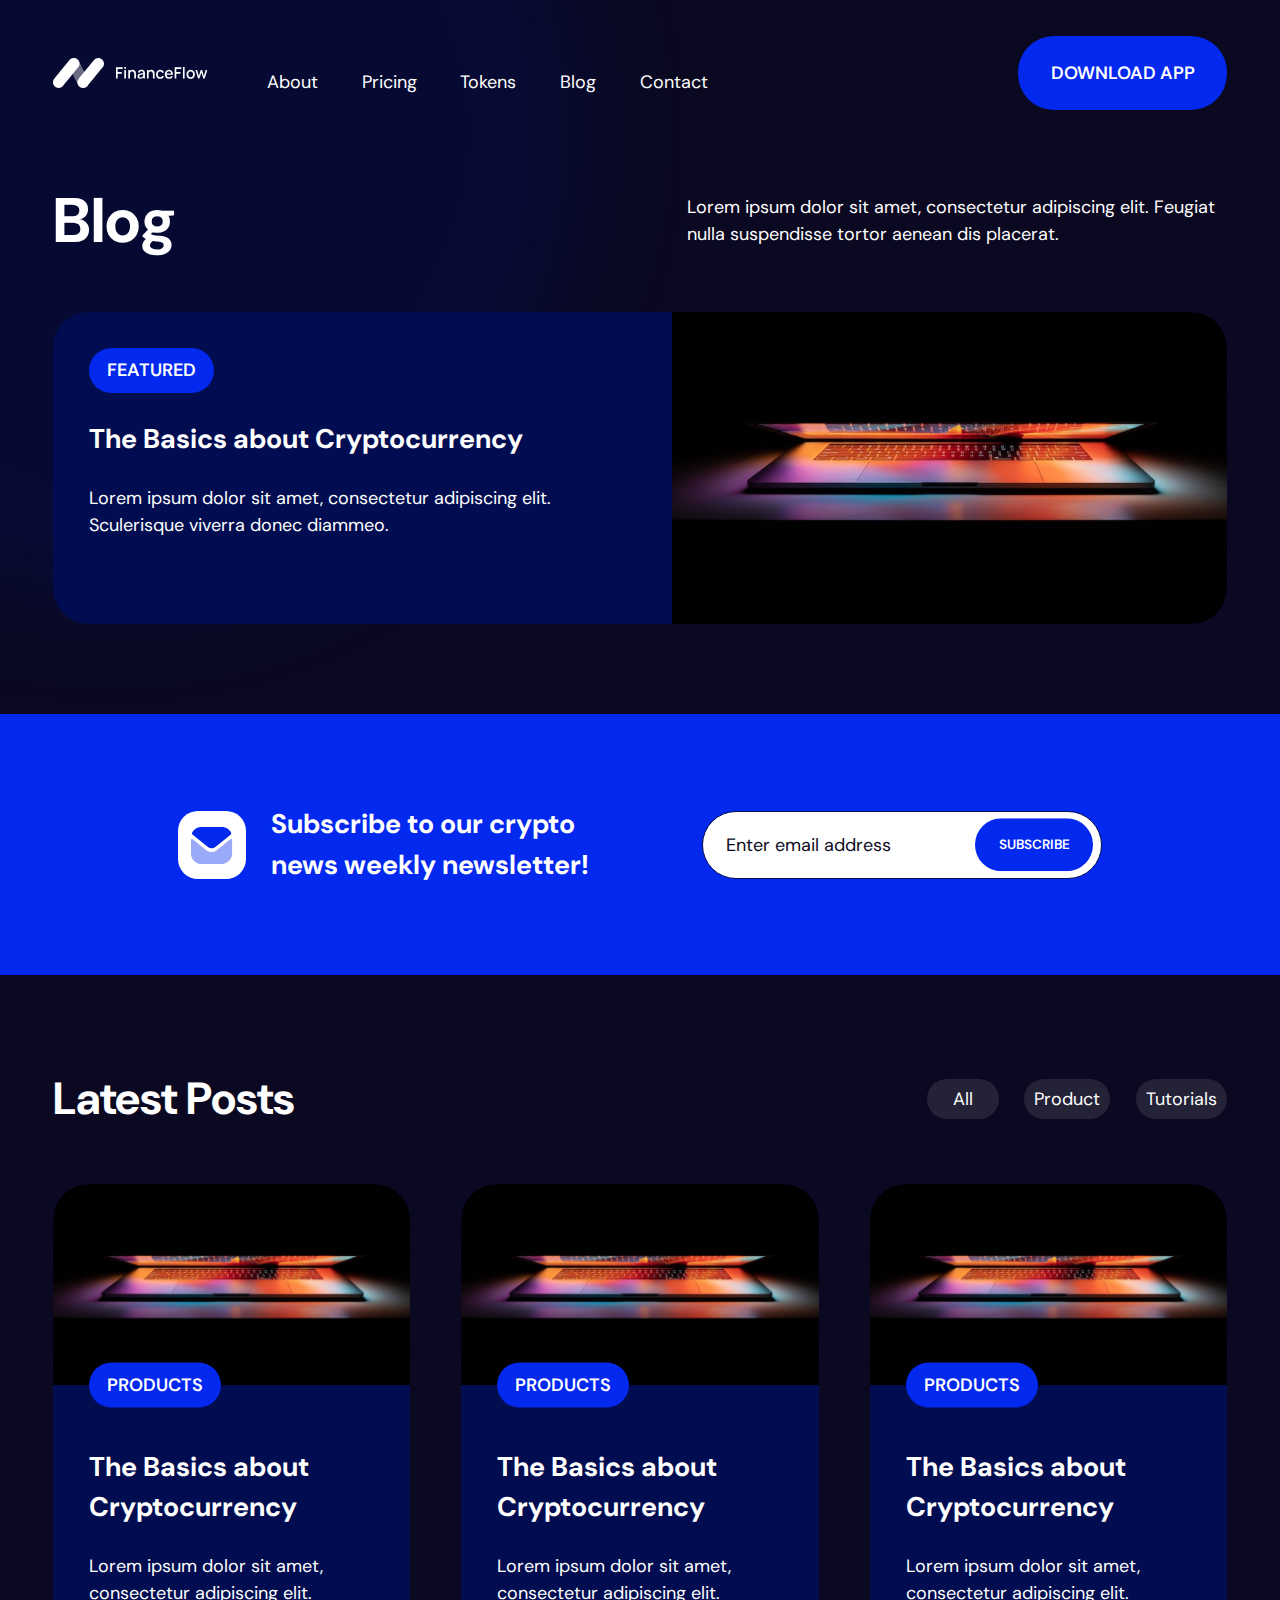
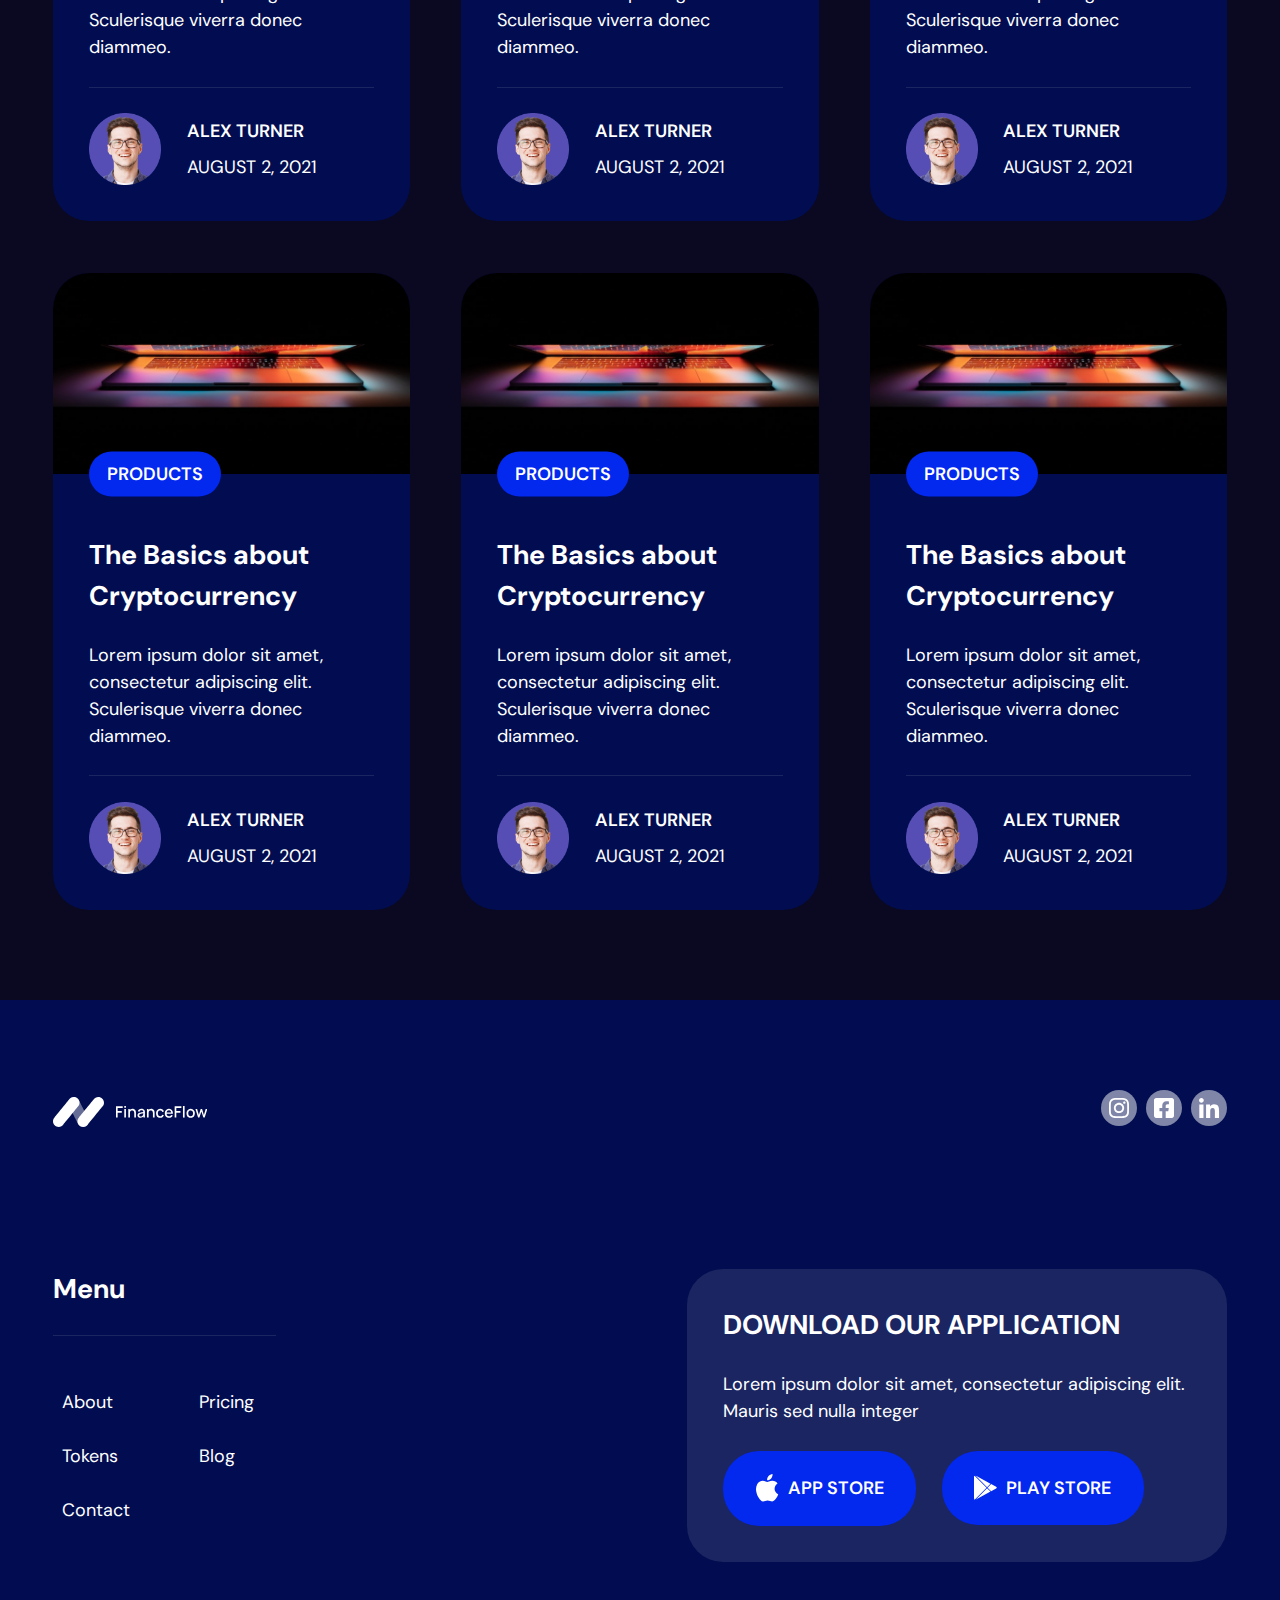
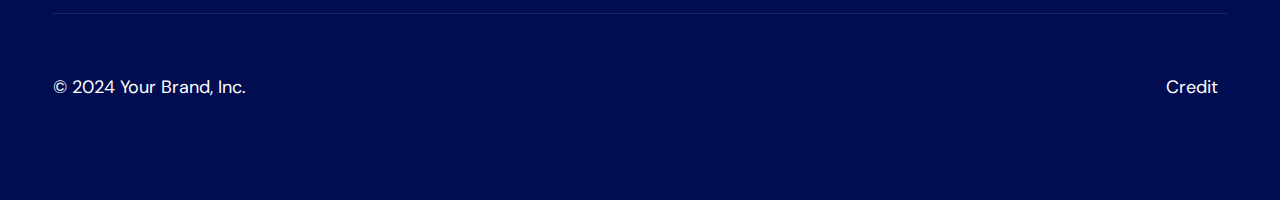
<file: blog/index.html>
<!doctype html>
<html
  lang="en-US"
  data-ws-project="86d9e59b-1a58-4116-9b17-a78411d0841c"
  data-ws-last-published="2026-02-02T17:48:40.725Z"
>
  <head>
    <link
      rel="stylesheet"
      type="text/css"
      href="/assets/static/app_generated_index-6937cd5a.DmkHSQee.css"
    />
    <meta charset="UTF-8" />
    <meta name="viewport" content="width=device-width,initial-scale=1" />
    <link
      rel="preload"
      as="image"
      imagesrcset="/assets/60e4a1e73807564ccfe7fb93_logo-crypto-template.svg_zR1h3QR4r78FpepZm69lD.svg 16w, /assets/60e4a1e73807564ccfe7fb93_logo-crypto-template.svg_zR1h3QR4r78FpepZm69lD.svg 32w, /assets/60e4a1e73807564ccfe7fb93_logo-crypto-template.svg_zR1h3QR4r78FpepZm69lD.svg 48w, /assets/60e4a1e73807564ccfe7fb93_logo-crypto-template.svg_zR1h3QR4r78FpepZm69lD.svg 64w, /assets/60e4a1e73807564ccfe7fb93_logo-crypto-template.svg_zR1h3QR4r78FpepZm69lD.svg 96w, /assets/60e4a1e73807564ccfe7fb93_logo-crypto-template.svg_zR1h3QR4r78FpepZm69lD.svg 128w, /assets/60e4a1e73807564ccfe7fb93_logo-crypto-template.svg_zR1h3QR4r78FpepZm69lD.svg 256w, /assets/60e4a1e73807564ccfe7fb93_logo-crypto-template.svg_zR1h3QR4r78FpepZm69lD.svg 384w"
      imagesizes="100vw"
    />
    <link rel="icon" href="/assets/logo_r1qaJQiri6sK3rPyq-Sar.svg" />
    <link
      rel="preload"
      href="/assets/DMSans-VariableFont_opsz_wght__6AYEf42h6baL3cdAc77f.ttf"
      as="font"
      crossorigin="anonymous"
    />
    <link
      rel="preload"
      href="/assets/Group_kCTIep--Fowuzx8m9sVEU.svg"
      as="image"
    />
    <link
      rel="preload"
      href="/assets/bg-top-left_iDPdUzP3CXomJM1M8FrN6.svg"
      as="image"
    />
    <meta property="og:url" content="https://url/blog" />
    <meta property="og:title" content="Blog" />
    <meta property="og:type" content="website" />
    <meta
      name="description"
      content="Lorem ipsum dolor sit amet, consectetur adipiscing elit. Fugiat nulla suspendisse tortor aenean dis placerat."
    />
    <meta
      property="og:description"
      content="Lorem ipsum dolor sit amet, consectetur adipiscing elit. Fugiat nulla suspendisse tortor aenean dis placerat."
    />
    <meta property="twitter:card" content="summary_large_image" />
    <title>Blog</title>
  </head>
  <body class="w-body">
    <div
      class="w-box c1yh769p cnu4kgu crv1a4t cbrrmm8 cuo9dm5 c5egcmi c1xzir7e"
    >
      <div style="display: contents">
        <div style="display: contents">
          <div class="w-html-embed">
            <style>
              /* So we don't need to add a token to every paragraph to remove margin. */
              p {
                margin: 0;
              }

              li::marker {
                color: var(--foreground-accent);
              }
            </style>
          </div>
          <div class="w-html-embed">
            <style>
              :root {
                --ani-duration: var(--duration-default, 0.2s);
                --ani-delay: 0s;
                --ani-slide-offset: 20%;
                --ani-zoom-in-scale: 1;
                --ani-zoom-out-scale: 0.85;
                --ani-flip-rotate: 30deg;
                --ani-easing: var(--easing-default, ease);
                --ani-fill-mode: forwards;
              }
              [data-ani]:not([data-ani-children]),
              [data-ani-children]:not([data-ani-progress]) > * {
                animation-duration: var(--ani-duration);
                animation-delay: var(--ani-delay);
                animation-timing-function: var(--ani-easing);
                animation-fill-mode: var(--ani-fill-mode);
                opacity: 0;
              }
              [data-ani-progress]:not([data-ani-children]),
              [data-ani-children]:not([data-ani]) > * {
                transition-property: opacity, transform;
                transition-duration: var(--ani-duration);
                transition-timing-function: var(--ani-easing);
                opacity: 0;
              }
              @keyframes fadeIn {
                from {
                  opacity: 0;
                }
                to {
                  opacity: 1;
                }
              }
              @keyframes fadeOut {
                from {
                  opacity: 1;
                }
                to {
                  opacity: 0;
                }
              }
              [data-ani-children][data-ani="fade"] > .in,
              [data-ani="fade"]:where(
                  .in:not([data-state]),
                  [data-state$="open"],
                  [data-state="active"]
                ) {
                animation-name: fadeIn;
              }
              [data-ani-children][data-ani="fade"] > .out,
              [data-ani="fade"]:where(
                  .out:not([data-state]),
                  [data-state="closed"],
                  [data-state="inactive"]
                ) {
                animation-name: fadeOut;
              }
              @keyframes slideIn {
                from {
                  opacity: 0;
                  translate: var(--ani-slide-transform);
                }
                to {
                  opacity: 1;
                  translate: none;
                }
              }
              @keyframes slideOut {
                from {
                  opacity: 1;
                  translate: none;
                }
                to {
                  opacity: 0;
                  translate: var(--ani-slide-transform);
                }
              }
              [data-ani-children][data-ani|="slide"] > .in,
              [data-ani|="slide"]:where(
                  .in:not([data-state]),
                  [data-state$="open"],
                  [data-state="active"]
                ) {
                animation-name: slideIn;
              }
              [data-ani-children][data-ani|="slide"] > .out,
              [data-ani|="slide"]:where(
                  .out:not([data-state]),
                  [data-state="closed"],
                  [data-state="inactive"]
                ) {
                animation-name: slideOut;
              }
              [data-ani="slide-up"] {
                --ani-slide-transform: 0 var(--ani-slide-offset);
              }
              [data-ani="slide-down"] {
                --ani-slide-transform: 0 calc(-1 * var(--ani-slide-offset));
              }
              [data-ani="slide-left"] {
                --ani-slide-transform: var(--ani-slide-offset);
              }
              [data-ani="slide-right"] {
                --ani-slide-transform: calc(-1 * var(--ani-slide-offset));
              }
              @keyframes zoomIn {
                from {
                  opacity: 0;
                  scale: var(--ani-zoom-out-scale);
                }
                to {
                  opacity: 1;
                  scale: 1;
                }
              }
              @keyframes zoomOut {
                from {
                  opacity: 1;
                  scale: 1;
                }
                to {
                  opacity: 0;
                  scale: var(--ani-zoom-in-scale);
                }
              }
              [data-ani-children][data-ani="zoom"] > .in,
              [data-ani|="zoom"]:where(
                  .in:not([data-state]),
                  [data-state$="open"],
                  [data-state="active"]
                ) {
                animation-name: zoomIn;
              }
              [data-ani-children][data-ani="zoom"] > .out,
              [data-ani|="zoom"]:where(
                  .out:not([data-state]),
                  [data-state="closed"],
                  [data-state="inactive"]
                ) {
                animation-name: zoomOut;
              }
              [data-ani-children][data-ani-progress="zoom"] > *,
              [data-ani-progress="zoom"]:not([data-ani-children]) {
                transform: scale(var(--ani-zoom-out-scale));
              }
              @keyframes flipInY {
                from {
                  rotate: y var(--ani-flip-rotate);
                  perspective: 2000px;
                  opacity: 0;
                }
                to {
                  rotate: y 0;
                  opacity: 1;
                }
              }
              @keyframes flipOutY {
                from {
                  rotate: y 0;
                  opacity: 1;
                }
                to {
                  perspective: 2000px;
                  rotate: y var(--ani-flip-rotate);
                  opacity: 0;
                }
              }
              @keyframes flipInX {
                from {
                  perspective: 2000px;
                  rotate: x var(--ani-flip-rotate);
                  opacity: 0;
                }
                to {
                  rotate: x 0;
                  opacity: 1;
                }
              }
              @keyframes flipOutX {
                from {
                  rotate: x 0;
                  opacity: 1;
                }
                to {
                  perspective: 2000px;
                  rotate: x var(--ani-flip-rotate);
                  opacity: 0;
                }
              }
              [data-ani-children][data-ani="flip-y"] > .in,
              [data-ani="flip-y"]:where(
                  .in:not([data-state]),
                  [data-state$="open"],
                  [data-state="active"]
                ) {
                animation-name: flipInY;
              }
              [data-ani-children][data-ani="flip-x"] > .in,
              [data-ani="flip-x"]:where(
                  .in:not([data-state]),
                  [data-state$="open"],
                  [data-state="active"]
                ) {
                animation-name: flipInX;
              }
              [data-ani-children][data-ani="flip-y"] > .out,
              [data-ani="flip-y"]:where(
                  .out:not([data-state]),
                  [data-state="closed"],
                  [data-state="inactive"]
                ) {
                animation-name: flipOutY;
              }
              [data-ani-children][data-ani="flip-x"] > .out,
              [data-ani="flip-x"]:where(
                  .out:not([data-state]),
                  [data-state="closed"],
                  [data-state="inactive"]
                ) {
                animation-name: flipOutX;
              }
              @keyframes expandDown {
                from {
                  height: 0;
                }
                to {
                  height: var(--newHeight);
                }
              }
              @keyframes expandUp {
                from {
                  height: var(--newHeight);
                }
                to {
                  height: 0;
                }
              }
              [data-ani="expand"],
              [data-ani="expand"][data-state="open"],
              [data-ani="expand"].in {
                --newHeight: var(
                  --custom-height,
                  var(
                    --radix-accordion-content-height,
                    var(--radix-collapsible-content-height, 100%)
                  )
                );
                overflow: hidden;
                opacity: 1;
              }
              [data-ani-children][data-ani="expand"] > .in,
              [data-ani="expand"]:where(
                  .in:not([data-state]),
                  [data-state$="open"],
                  [data-state="active"]
                ) {
                animation: expandDown var(--ani-duration) var(--ani-easing);
              }
              [data-ani-children][data-ani="expand"] > .out,
              [data-ani="expand"]:where(
                  .out:not([data-state]),
                  [data-state="closed"],
                  [data-state="inactive"]
                ) {
                animation: expandUp var(--ani-duration) var(--ani-easing);
              }
              @media (prefers-reduced-motion: reduce) {
                [data-ani]:not([data-ani-children]),
                [data-ani-progress]:not([data-ani-children]),
                [data-ani-children] > * {
                  opacity: 1;
                  transform: none;
                  animation: none;
                  rotate: none;
                  scale: none;
                  translate: none;
                }
              }
            </style>
          </div>
          <header
            class="w-box c1357293 c9jnjeu czr2pxy c155uc7w cry9bxc c1lxiyww c1qyy4dh c18v2pa2 c1z0l37u c1ml0hr7 c15hexcm"
          >
            <div
              class="w-box cry9bxc c1qyy4dh c1wt8a7g c1s46o9r cdczzub c16a1k66 c1ksohct"
            >
              <div style="display: contents">
                <div style="display: contents">
                  <a aria-label="Home" href="/" class="w-link c5m8ase clv8gve"
                    ><img
                      alt="Logo"
                      width="154"
                      height="30"
                      src="/assets/60e4a1e73807564ccfe7fb93_logo-crypto-template.svg_zR1h3QR4r78FpepZm69lD.svg"
                      class="w-image"
                      sizes="100vw"
                      srcset="
                        /assets/60e4a1e73807564ccfe7fb93_logo-crypto-template.svg_zR1h3QR4r78FpepZm69lD.svg  16w,
                        /assets/60e4a1e73807564ccfe7fb93_logo-crypto-template.svg_zR1h3QR4r78FpepZm69lD.svg  32w,
                        /assets/60e4a1e73807564ccfe7fb93_logo-crypto-template.svg_zR1h3QR4r78FpepZm69lD.svg  48w,
                        /assets/60e4a1e73807564ccfe7fb93_logo-crypto-template.svg_zR1h3QR4r78FpepZm69lD.svg  64w,
                        /assets/60e4a1e73807564ccfe7fb93_logo-crypto-template.svg_zR1h3QR4r78FpepZm69lD.svg  96w,
                        /assets/60e4a1e73807564ccfe7fb93_logo-crypto-template.svg_zR1h3QR4r78FpepZm69lD.svg 128w,
                        /assets/60e4a1e73807564ccfe7fb93_logo-crypto-template.svg_zR1h3QR4r78FpepZm69lD.svg 256w,
                        /assets/60e4a1e73807564ccfe7fb93_logo-crypto-template.svg_zR1h3QR4r78FpepZm69lD.svg 384w
                      "
                      decoding="async"
                      loading="eager"
                  /></a>
                </div>
              </div>
              <nav class="w-box cc3dq2t">
                <div style="display: contents">
                  <div style="display: contents">
                    <ul
                      class="w-list c34dwh1 c1y6imu0 c1cn3fw9 cry9bxc c1z0l37u c1ml0hr7 c1e2b3ev ctf8nym c3v2c40 c174sw29 c1rstvfo c10x096o c1565yj9 c1cpmdss"
                    >
                      <li class="w-list-item">
                        <a
                          href="/about"
                          class="w-link c1umvwl9 csru8nn ch11gwv c1md20bl c1e892th c1qyy4dh ct02u4h c1e7helk c1l0vha7 csyy8v5 c1bc2i7x c17r8x7j c135vpv5 c1knsirz cl60rel czukzo6 c12mjb61 c16ndgv7 c160o8z4"
                          >About</a
                        >
                      </li>
                      <li class="w-list-item">
                        <a
                          href="/pricing"
                          class="w-link c1umvwl9 csru8nn ch11gwv c1md20bl c1e892th c1qyy4dh ct02u4h c1e7helk c1l0vha7 csyy8v5 c1bc2i7x c17r8x7j c135vpv5 c1knsirz cl60rel czukzo6 c12mjb61 c16ndgv7 c160o8z4"
                          >Pricing</a
                        >
                      </li>
                      <li class="w-list-item">
                        <a
                          href="/tokens"
                          class="w-link c1umvwl9 csru8nn ch11gwv c1md20bl c1e892th c1qyy4dh ct02u4h c1e7helk c1l0vha7 csyy8v5 c1bc2i7x c17r8x7j c135vpv5 c1knsirz cl60rel czukzo6 c12mjb61 c16ndgv7 c160o8z4"
                          >Tokens</a
                        >
                      </li>
                      <li class="w-list-item">
                        <a
                          href="/blog"
                          class="w-link c1umvwl9 csru8nn ch11gwv c1md20bl c1e892th c1qyy4dh ct02u4h c1e7helk c1l0vha7 csyy8v5 c1bc2i7x c17r8x7j c135vpv5 c1knsirz cl60rel czukzo6 c12mjb61 c16ndgv7 c160o8z4"
                          >Blog</a
                        >
                      </li>
                      <li class="w-list-item">
                        <a
                          href="/contact"
                          class="w-link c1umvwl9 csru8nn ch11gwv c1md20bl c1e892th c1qyy4dh ct02u4h c1e7helk c1l0vha7 csyy8v5 c1bc2i7x c17r8x7j c135vpv5 c1knsirz cl60rel czukzo6 c12mjb61 c16ndgv7 c160o8z4"
                          >Contact</a
                        >
                      </li>
                    </ul>
                  </div>
                </div>
              </nav>
            </div>
            <div class="w-box">
              <div class="w-box cc3dq2t">
                <a
                  class="w-link c1umvwl9 c188j2zq cihfpxt cb4vmi8 c1j33arz c1r2vfc1 cgl7u82 crlid6h caoqbwa c1aguln c135vpv5 cl7jefz c1cb3y4c csru8nn c1qyy4dh ct02u4h ceu66s9 c12ae6v5 c1qom380 c1vamubz c1c9nyn co9inq6 c18nx7en c13zjl4p codg43x cl60rel czukzo6 ct789b3 c13uefcm c1nff74r c1krwtqt cknbwh5 c135bl59 c1xf7czk"
                  href="#"
                  >DOWNLOAD<span class="w-text-1 c2yw1lo"> APP</span></a
                >
              </div>
              <div style="display: contents">
                <div style="display: contents">
                  <button
                    type="button"
                    aria-label="Open mobile menu"
                    class="w-button c1umvwl9 c188j2zq ccfzz03 cub2gss cgcvr98 c1xjllne c135vpv5 cl7jefz c1cb3y4c cwvpjlf c1qyy4dh ct02u4h c1md20bl c1e892th c1qom380 c1vamubz c1c9nyn co9inq6 c18nx7en c13zjl4p c1xty5yn c1g1x4wk codg43x c9x99qz cl60rel czukzo6 ct789b3 chtpy1z c1qtvx9w c5h5y5y chgk7uj c1xf7czk cb2iaxq cxrm9n4 covz0n0 c1g7oelg c149s0mc c1mrg60n"
                    aria-haspopup="dialog"
                    aria-expanded="false"
                    aria-controls="radix-:R2mm:"
                    data-state="closed"
                  >
                    <div class="w-html-embed">
                      <svg
                        xmlns="http://www.w3.org/2000/svg"
                        viewBox="0 0 22 22"
                        fill="currentColor"
                        width="100%"
                        height="100%"
                        style="display: block"
                      >
                        <path
                          fill-rule="evenodd"
                          d="M2 5.998a.75.75 0 0 1 .75-.75h16.5a.75.75 0 0 1 0 1.5H2.75a.75.75 0 0 1-.75-.75Zm0 5.5a.75.75 0 0 1 .75-.75h16.5a.75.75 0 0 1 0 1.5H2.75a.75.75 0 0 1-.75-.75Zm0 5.5a.75.75 0 0 1 .75-.75h16.5a.75.75 0 0 1 0 1.5H2.75a.75.75 0 0 1-.75-.75Z"
                          clip-rule="evenodd"
                        />
                      </svg>
                    </div>
                  </button>
                </div>
              </div>
            </div>
          </header>
        </div>
      </div>
      <main class="w-box">
        <section class="w-box cfvl0bs c1mzb2kd">
          <div
            class="w-box c1357293 c9jnjeu c11gzs80 c1fd0kk1 czr2pxy c155uc7w cry9bxc c1lfjoq7 c1778y6x c1wt8a7g c1s46o9r cdczzub"
          >
            <div
              class="w-box cry9bxc c1lxiyww c1z0l37u c1ml0hr7 c1qyy4dh c18v2pa2 cuj80l1 cq4dxli czqy8m4 c10x096o c174sw29"
            >
              <h1
                class="w-heading c11nr3ex c11dowh9 c32myit cwrra4i cizucda c10r87ok c1dhz37v"
              >
                Blog
              </h1>
              <p class="w-paragraph c6oj68y">
                Lorem ipsum dolor sit amet, consectetur adipiscing elit. Feugiat
                nulla suspendisse tortor aenean dis placerat.
              </p>
            </div>
            <a
              href="/blog/:slug"
              class="w-link cry9bxc c1pqbrmo c18v2pa2 c1z0l37u c1ml0hr7 cgl7u82 crlid6h caoqbwa c1aguln c6gm171 cdtylqg chmjof8 c135vpv5 c1umvwl9 c1rt687o cd3iwfe c1yhcvvf cwc6hbl c11r52nx c1m7mo08 c1s9k277 c18knjwi c19n4kum c1kvaui cjwto92 cuzfukk cl60rel c13ryihc c174sw29"
              ><div
                class="w-box cry9bxc c1lfjoq7 c1z0l37u c1ml0hr7 c16xs6ny c1wt8a7g cavd3zn"
              >
                <img
                  alt="Laptop with colorful lighting"
                  width="764"
                  height="430"
                  src="/assets/60e4a1e7380756935be7fc46_image-blog-6-crypto-template-p-800.jpeg_z1jq8McHWeSD0MaqvsfMT.png"
                  class="w-image c1bkqfhr c1gxuxwl cdtylqg chmjof8"
                  sizes="100vw"
                  srcset="
                    /assets/60e4a1e7380756935be7fc46_image-blog-6-crypto-template-p-800.jpeg_z1jq8McHWeSD0MaqvsfMT.png   16w,
                    /assets/60e4a1e7380756935be7fc46_image-blog-6-crypto-template-p-800.jpeg_z1jq8McHWeSD0MaqvsfMT.png   32w,
                    /assets/60e4a1e7380756935be7fc46_image-blog-6-crypto-template-p-800.jpeg_z1jq8McHWeSD0MaqvsfMT.png   48w,
                    /assets/60e4a1e7380756935be7fc46_image-blog-6-crypto-template-p-800.jpeg_z1jq8McHWeSD0MaqvsfMT.png   64w,
                    /assets/60e4a1e7380756935be7fc46_image-blog-6-crypto-template-p-800.jpeg_z1jq8McHWeSD0MaqvsfMT.png   96w,
                    /assets/60e4a1e7380756935be7fc46_image-blog-6-crypto-template-p-800.jpeg_z1jq8McHWeSD0MaqvsfMT.png  128w,
                    /assets/60e4a1e7380756935be7fc46_image-blog-6-crypto-template-p-800.jpeg_z1jq8McHWeSD0MaqvsfMT.png  256w,
                    /assets/60e4a1e7380756935be7fc46_image-blog-6-crypto-template-p-800.jpeg_z1jq8McHWeSD0MaqvsfMT.png  384w,
                    /assets/60e4a1e7380756935be7fc46_image-blog-6-crypto-template-p-800.jpeg_z1jq8McHWeSD0MaqvsfMT.png  640w,
                    /assets/60e4a1e7380756935be7fc46_image-blog-6-crypto-template-p-800.jpeg_z1jq8McHWeSD0MaqvsfMT.png  750w,
                    /assets/60e4a1e7380756935be7fc46_image-blog-6-crypto-template-p-800.jpeg_z1jq8McHWeSD0MaqvsfMT.png  828w,
                    /assets/60e4a1e7380756935be7fc46_image-blog-6-crypto-template-p-800.jpeg_z1jq8McHWeSD0MaqvsfMT.png 1080w,
                    /assets/60e4a1e7380756935be7fc46_image-blog-6-crypto-template-p-800.jpeg_z1jq8McHWeSD0MaqvsfMT.png 1200w,
                    /assets/60e4a1e7380756935be7fc46_image-blog-6-crypto-template-p-800.jpeg_z1jq8McHWeSD0MaqvsfMT.png 1920w
                  "
                  decoding="async"
                  loading="lazy"
                />
              </div>
              <div
                class="w-box cry9bxc c1lfjoq7 c1z0l37u c1ml0hr7 c11gzs80 cdsjpcc ca97va1"
              >
                <div
                  class="w-box c1sche0c c1l2989r c1w5x00x c7ycb0a c13u1snz cl7jefz c5co1mo cu385pj cvghewe cfzf927 c1noknrj c1cb3y4c co8gpyk c1tme1mb c13qqaub ck3af4j c1dj4rt4 c12xqkwt c1d7r856 cd3iwfe c1yhcvvf cwc6hbl c11r52nx c1t27yhs c1x4yn0w"
                >
                  Featured
                </div>
                <h3 class="w-heading cuoke4w c11dowh9 c32myit cwrra4i c12y6bqh">
                  The Basics about Cryptocurrency
                </h3>
                <p class="w-paragraph">
                  Lorem ipsum dolor sit amet, consectetur adipiscing elit.
                  Sculerisque viverra donec diammeo.
                </p>
              </div></a
            >
          </div>
        </section>
        <section class="w-box cna0hdz c1mzb2kd c12lsfxr">
          <div
            class="w-box c1357293 c9jnjeu c11gzs80 c1fd0kk1 czr2pxy c155uc7w cry9bxc c1lxiyww c1778y6x ct02u4h c1s46o9r cdczzub c174sw29 c1rstvfo"
          >
            <div class="w-box cry9bxc c1qyy4dh c1wt8a7g c1z0l37u c1ml0hr7">
              <div class="w-html-embed">
                <svg
                  width="68"
                  height="68"
                  viewBox="0 0 68 68"
                  fill="none"
                  xmlns="http://www.w3.org/2000/svg"
                >
                  <rect width="68" height="68" rx="20" fill="white"></rect>
                  <g clip-path="url(#clip0_19_9890)">
                    <path
                      opacity="0.4"
                      d="M54.11 42.5992C54.11 48.334 49.5057 52.9795 43.7708 53H43.7503H23.3803C17.666 53 13 48.3751 13 42.6403V42.6198C13 42.6198 13.0123 33.5221 13.0288 28.9466C13.0308 28.0874 14.0175 27.6064 14.6896 28.1408C19.5735 32.0154 28.3073 39.0802 28.4162 39.1727C29.8757 40.3423 31.7256 41.0021 33.6167 41.0021C35.5077 41.0021 37.3577 40.3423 38.8171 39.1501C38.926 39.0781 47.4646 32.2251 52.4224 28.2868C53.0966 27.7503 54.0874 28.2313 54.0894 29.0884C54.11 33.629 54.11 42.5992 54.11 42.5992Z"
                      fill="#0328EE"
                    ></path>
                    <path
                      d="M53.0331 21.4964C51.253 18.1418 47.7504 16 43.8943 16H23.3804C19.5243 16 16.0217 18.1418 14.2417 21.4964C13.8429 22.2467 14.032 23.1819 14.696 23.7122L29.958 35.9198C31.0269 36.7832 32.3219 37.2128 33.6168 37.2128C33.6251 37.2128 33.6312 37.2128 33.6374 37.2128C33.6436 37.2128 33.6518 37.2128 33.6579 37.2128C34.9529 37.2128 36.2479 36.7832 37.3167 35.9198L52.5788 23.7122C53.2427 23.1819 53.4318 22.2467 53.0331 21.4964Z"
                      fill="#0328EE"
                    ></path>
                  </g>
                  <defs>
                    <clipPath id="clip0_19_9890">
                      <rect
                        width="42"
                        height="37"
                        fill="white"
                        transform="translate(13 16)"
                      ></rect>
                    </clipPath>
                  </defs>
                </svg>
              </div>
              <div
                class="w-text cuoke4w c11dowh9 c32myit cwrra4i c12y6bqh c689l5d c1dhz37v"
              >
                Subscribe to our crypto news weekly newsletter!
              </div>
            </div>
            <div class="w-box c12sm2j2">
              <form class="w-webhook-form">
                <div class="w-box cry9bxc c1lfjoq7 c10zkoym ct8c5y2">
                  <div
                    class="w-box cry9bxc c1778y6x c1wt8a7g c1lfjoq7 c1md20bl c1e892th c1fhkm63 clv8gve cavd3zn c1482uel"
                  >
                    <input
                      placeholder="Enter email address"
                      required=""
                      type="email"
                      id="inputEmail"
                      aria-label="email"
                      class="w-text-input cihfpxt cb4vmi8 c1nj04wn c1nitjp7 c195lvp6 c1hr6a6t c1v98g1n c181bjmv c15s6fjz c1a8d7ts cns5ylf c557ax3 cl60rel c1s09wur c1xzr8sz cz7iwz0 cecccm0"
                      name="email"
                    /><button
                      type="submit"
                      class="w-button c1umvwl9 c188j2zq c1b2tb9q c1xm4ef6 c1a8d7ts c122t6uk cgl7u82 crlid6h caoqbwa c1aguln c135vpv5 cl7jefz c1cb3y4c csru8nn c1qyy4dh ct02u4h c1md20bl c1e892th c1qom380 c1vamubz c1c9nyn co9inq6 c18nx7en c13zjl4p cdwd3jx c1g9ftel cuf9c1i cimc1rz c1f6o08m codg43x cl60rel czukzo6 ct789b3 chtpy1z c1qtvx9w c5h5y5y chgk7uj c1xf7czk c173sbc c1k8qtmf c1k8yieg"
                    >
                      SUbscribe
                    </button>
                  </div>
                </div>
              </form>
            </div>
          </div>
        </section>
        <section class="w-box cna0hdz c1mzb2kd">
          <div
            class="w-box c1357293 c9jnjeu c11gzs80 c1fd0kk1 czr2pxy c155uc7w cry9bxc c1lfjoq7 c1778y6x c1wt8a7g c1s46o9r cdczzub"
          >
            <div
              class="w-box cry9bxc c1lxiyww c1z0l37u c1ml0hr7 c1qyy4dh c18v2pa2 cuj80l1 cq4dxli czqy8m4 c10x096o c174sw29"
            >
              <h2 class="w-heading c1dxq9cf c11dowh9 c32myit cwrra4i c12y6bqh">
                Latest Posts
              </h2>
              <div class="w-box cry9bxc c10zkoym ct8c5y2 c1y4fwd4">
                <label class="w-label"
                  ><button
                    type="button"
                    role="checkbox"
                    aria-checked="false"
                    data-state="unchecked"
                    value="yes"
                    class="w-checkbox cgl7u82 crlid6h caoqbwa c1aguln c1xoi2p2 c1umvwl9 c13rjfhy cjp3ti0 cd3iwfe c1yhcvvf cwc6hbl c11r52nx codg43x cax3zcx ce4uoav c141dmt7 cu4mxbp c3m619z c2drm8w c10t2rq c1i2efm0 c8ne9c9 c12jb9ox c1tdd38y c1cb3242 c1h7fg1k c1ae9mfm cv1es6s c1k3ku2f c15hle2v c1y4hf2u"
                  >
                    <span class="w-text">All</span></button
                  ><input
                    type="checkbox"
                    aria-hidden="true"
                    style="
                      transform: translateX(-100%);
                      position: absolute;
                      pointer-events: none;
                      opacity: 0;
                      margin: 0;
                    "
                    tabindex="-1"
                    name="all"
                    value="yes" /></label
                ><label class="w-label"
                  ><button
                    type="button"
                    role="checkbox"
                    aria-checked="false"
                    data-state="unchecked"
                    value="yes"
                    class="w-checkbox cgl7u82 crlid6h caoqbwa c1aguln c1xoi2p2 c1umvwl9 c13rjfhy cjp3ti0 cd3iwfe c1yhcvvf cwc6hbl c11r52nx codg43x cax3zcx ce4uoav c141dmt7 cu4mxbp c3m619z c2drm8w c10t2rq c1i2efm0 c8ne9c9 c12jb9ox c1tdd38y c1cb3242 c1h7fg1k c1ae9mfm cv1es6s c1k3ku2f c15hle2v c1y4hf2u"
                  >
                    <span class="w-text">Product</span></button
                  ><input
                    type="checkbox"
                    aria-hidden="true"
                    style="
                      transform: translateX(-100%);
                      position: absolute;
                      pointer-events: none;
                      opacity: 0;
                      margin: 0;
                    "
                    tabindex="-1"
                    name="product"
                    value="yes" /></label
                ><label class="w-label"
                  ><button
                    type="button"
                    role="checkbox"
                    aria-checked="false"
                    data-state="unchecked"
                    value="yes"
                    class="w-checkbox cgl7u82 crlid6h caoqbwa c1aguln c1xoi2p2 c1umvwl9 c13rjfhy cjp3ti0 cd3iwfe c1yhcvvf cwc6hbl c11r52nx codg43x cax3zcx ce4uoav c141dmt7 cu4mxbp c3m619z c2drm8w c10t2rq c1i2efm0 c8ne9c9 c12jb9ox c1tdd38y c1cb3242 c1h7fg1k c1ae9mfm cv1es6s c1k3ku2f c15hle2v c1y4hf2u"
                  >
                    <span class="w-text">Tutorials</span></button
                  ><input
                    type="checkbox"
                    aria-hidden="true"
                    style="
                      transform: translateX(-100%);
                      position: absolute;
                      pointer-events: none;
                      opacity: 0;
                      margin: 0;
                    "
                    tabindex="-1"
                    name="tutorials"
                    value="yes"
                /></label>
              </div>
            </div>
            <div
              class="w-box copqmak c1s46o9r cejtdrx co2qwzx c1vrexag c1cdc69r cx6c9kw c174sw29 c1ciuywf"
            >
              <a
                href="/blog/:slug"
                class="w-link cry9bxc c1lfjoq7 c18v2pa2 c1z0l37u c1ml0hr7 cgl7u82 crlid6h caoqbwa c1aguln c6gm171 cdtylqg chmjof8 c135vpv5 c1umvwl9 c1rt687o cd3iwfe c1yhcvvf cwc6hbl c11r52nx c1m7mo08 c1s9k277 c18knjwi c19n4kum c1kvaui cjwto92 cuzfukk cl60rel c13ryihc"
                ><div
                  class="w-box cry9bxc c1lfjoq7 c1z0l37u c1ml0hr7 c16xs6ny c1wt8a7g cavd3zn"
                >
                  <img
                    alt="Laptop with colorful lighting"
                    width="764"
                    height="430"
                    src="/assets/60e4a1e7380756935be7fc46_image-blog-6-crypto-template-p-800.jpeg_z1jq8McHWeSD0MaqvsfMT.png"
                    class="w-image"
                    sizes="100vw"
                    srcset="
                      /assets/60e4a1e7380756935be7fc46_image-blog-6-crypto-template-p-800.jpeg_z1jq8McHWeSD0MaqvsfMT.png   16w,
                      /assets/60e4a1e7380756935be7fc46_image-blog-6-crypto-template-p-800.jpeg_z1jq8McHWeSD0MaqvsfMT.png   32w,
                      /assets/60e4a1e7380756935be7fc46_image-blog-6-crypto-template-p-800.jpeg_z1jq8McHWeSD0MaqvsfMT.png   48w,
                      /assets/60e4a1e7380756935be7fc46_image-blog-6-crypto-template-p-800.jpeg_z1jq8McHWeSD0MaqvsfMT.png   64w,
                      /assets/60e4a1e7380756935be7fc46_image-blog-6-crypto-template-p-800.jpeg_z1jq8McHWeSD0MaqvsfMT.png   96w,
                      /assets/60e4a1e7380756935be7fc46_image-blog-6-crypto-template-p-800.jpeg_z1jq8McHWeSD0MaqvsfMT.png  128w,
                      /assets/60e4a1e7380756935be7fc46_image-blog-6-crypto-template-p-800.jpeg_z1jq8McHWeSD0MaqvsfMT.png  256w,
                      /assets/60e4a1e7380756935be7fc46_image-blog-6-crypto-template-p-800.jpeg_z1jq8McHWeSD0MaqvsfMT.png  384w,
                      /assets/60e4a1e7380756935be7fc46_image-blog-6-crypto-template-p-800.jpeg_z1jq8McHWeSD0MaqvsfMT.png  640w,
                      /assets/60e4a1e7380756935be7fc46_image-blog-6-crypto-template-p-800.jpeg_z1jq8McHWeSD0MaqvsfMT.png  750w,
                      /assets/60e4a1e7380756935be7fc46_image-blog-6-crypto-template-p-800.jpeg_z1jq8McHWeSD0MaqvsfMT.png  828w,
                      /assets/60e4a1e7380756935be7fc46_image-blog-6-crypto-template-p-800.jpeg_z1jq8McHWeSD0MaqvsfMT.png 1080w,
                      /assets/60e4a1e7380756935be7fc46_image-blog-6-crypto-template-p-800.jpeg_z1jq8McHWeSD0MaqvsfMT.png 1200w,
                      /assets/60e4a1e7380756935be7fc46_image-blog-6-crypto-template-p-800.jpeg_z1jq8McHWeSD0MaqvsfMT.png 1920w
                    "
                    decoding="async"
                    loading="lazy"
                  />
                  <div
                    class="w-box c1sche0c c1l2989r c1w5x00x c7ycb0a c13u1snz cl7jefz c5co1mo cu385pj cvghewe cfzf927 c1noknrj c1cb3y4c co8gpyk c1tme1mb cvy6962 cdwd3jx c1dj4rt4 c1lvkmhk c1d7r856 cd3iwfe c1yhcvvf cwc6hbl c11r52nx c1t27yhs"
                  >
                    Products
                  </div>
                </div>
                <div
                  class="w-box cry9bxc c1lfjoq7 c1z0l37u c1ml0hr7 c1fd0kk1 c11gzs80 cdsjpcc"
                >
                  <h3
                    class="w-heading cuoke4w c11dowh9 c32myit cwrra4i c12y6bqh"
                  >
                    The Basics about Cryptocurrency
                  </h3>
                  <p class="w-paragraph">
                    Lorem ipsum dolor sit amet, consectetur adipiscing elit.
                    Sculerisque viverra donec diammeo.
                  </p>
                </div>
                <hr
                  class="w-separator c1n8jgl5 cblpe2z c32myit cwrra4i cvy6962 c960zyt"
                />
                <div
                  class="w-box cry9bxc c1lxiyww c1z0l37u c1ml0hr7 c11gzs80 ca97va1 c1fd0kk1"
                >
                  <img
                    alt="Author picture"
                    width="120"
                    height="120"
                    src="/assets/div_4suNP1kaJXee07vc7AK9U.png"
                    class="w-image cb6cng2 cnn4ttu"
                    sizes="100vw"
                    srcset="
                      /assets/div_4suNP1kaJXee07vc7AK9U.png  16w,
                      /assets/div_4suNP1kaJXee07vc7AK9U.png  32w,
                      /assets/div_4suNP1kaJXee07vc7AK9U.png  48w,
                      /assets/div_4suNP1kaJXee07vc7AK9U.png  64w,
                      /assets/div_4suNP1kaJXee07vc7AK9U.png  96w,
                      /assets/div_4suNP1kaJXee07vc7AK9U.png 128w,
                      /assets/div_4suNP1kaJXee07vc7AK9U.png 256w
                    "
                    decoding="async"
                    loading="lazy"
                  />
                  <div
                    class="w-box cry9bxc c1lfjoq7 c1md20bl c1e892th c16xs6ny ct02u4h"
                  >
                    <p class="w-paragraph c1cb3y4c">ALEX TURNER</p>
                    <p class="w-paragraph">AUGUST 2, 2021</p>
                  </div>
                </div></a
              ><a
                href="/blog/:slug"
                class="w-link cry9bxc c1lfjoq7 c18v2pa2 c1z0l37u c1ml0hr7 cgl7u82 crlid6h caoqbwa c1aguln c6gm171 cdtylqg chmjof8 c135vpv5 c1umvwl9 c1rt687o cd3iwfe c1yhcvvf cwc6hbl c11r52nx c1m7mo08 c1s9k277 c18knjwi c19n4kum c1kvaui cjwto92 cuzfukk cl60rel c13ryihc"
                ><div
                  class="w-box cry9bxc c1lfjoq7 c1z0l37u c1ml0hr7 c16xs6ny c1wt8a7g cavd3zn"
                >
                  <img
                    alt="Laptop with colorful lighting"
                    width="764"
                    height="430"
                    src="/assets/60e4a1e7380756935be7fc46_image-blog-6-crypto-template-p-800.jpeg_z1jq8McHWeSD0MaqvsfMT.png"
                    class="w-image"
                    sizes="100vw"
                    srcset="
                      /assets/60e4a1e7380756935be7fc46_image-blog-6-crypto-template-p-800.jpeg_z1jq8McHWeSD0MaqvsfMT.png   16w,
                      /assets/60e4a1e7380756935be7fc46_image-blog-6-crypto-template-p-800.jpeg_z1jq8McHWeSD0MaqvsfMT.png   32w,
                      /assets/60e4a1e7380756935be7fc46_image-blog-6-crypto-template-p-800.jpeg_z1jq8McHWeSD0MaqvsfMT.png   48w,
                      /assets/60e4a1e7380756935be7fc46_image-blog-6-crypto-template-p-800.jpeg_z1jq8McHWeSD0MaqvsfMT.png   64w,
                      /assets/60e4a1e7380756935be7fc46_image-blog-6-crypto-template-p-800.jpeg_z1jq8McHWeSD0MaqvsfMT.png   96w,
                      /assets/60e4a1e7380756935be7fc46_image-blog-6-crypto-template-p-800.jpeg_z1jq8McHWeSD0MaqvsfMT.png  128w,
                      /assets/60e4a1e7380756935be7fc46_image-blog-6-crypto-template-p-800.jpeg_z1jq8McHWeSD0MaqvsfMT.png  256w,
                      /assets/60e4a1e7380756935be7fc46_image-blog-6-crypto-template-p-800.jpeg_z1jq8McHWeSD0MaqvsfMT.png  384w,
                      /assets/60e4a1e7380756935be7fc46_image-blog-6-crypto-template-p-800.jpeg_z1jq8McHWeSD0MaqvsfMT.png  640w,
                      /assets/60e4a1e7380756935be7fc46_image-blog-6-crypto-template-p-800.jpeg_z1jq8McHWeSD0MaqvsfMT.png  750w,
                      /assets/60e4a1e7380756935be7fc46_image-blog-6-crypto-template-p-800.jpeg_z1jq8McHWeSD0MaqvsfMT.png  828w,
                      /assets/60e4a1e7380756935be7fc46_image-blog-6-crypto-template-p-800.jpeg_z1jq8McHWeSD0MaqvsfMT.png 1080w,
                      /assets/60e4a1e7380756935be7fc46_image-blog-6-crypto-template-p-800.jpeg_z1jq8McHWeSD0MaqvsfMT.png 1200w,
                      /assets/60e4a1e7380756935be7fc46_image-blog-6-crypto-template-p-800.jpeg_z1jq8McHWeSD0MaqvsfMT.png 1920w
                    "
                    decoding="async"
                    loading="lazy"
                  />
                  <div
                    class="w-box c1sche0c c1l2989r c1w5x00x c7ycb0a c13u1snz cl7jefz c5co1mo cu385pj cvghewe cfzf927 c1noknrj c1cb3y4c co8gpyk c1tme1mb cvy6962 cdwd3jx c1dj4rt4 c1lvkmhk c1d7r856 cd3iwfe c1yhcvvf cwc6hbl c11r52nx c1t27yhs"
                  >
                    Products
                  </div>
                </div>
                <div
                  class="w-box cry9bxc c1lfjoq7 c1z0l37u c1ml0hr7 c1fd0kk1 c11gzs80 cdsjpcc"
                >
                  <h3
                    class="w-heading cuoke4w c11dowh9 c32myit cwrra4i c12y6bqh"
                  >
                    The Basics about Cryptocurrency
                  </h3>
                  <p class="w-paragraph">
                    Lorem ipsum dolor sit amet, consectetur adipiscing elit.
                    Sculerisque viverra donec diammeo.
                  </p>
                </div>
                <hr
                  class="w-separator c1n8jgl5 cblpe2z c32myit cwrra4i cvy6962 c960zyt"
                />
                <div
                  class="w-box cry9bxc c1lxiyww c1z0l37u c1ml0hr7 c11gzs80 ca97va1 c1fd0kk1"
                >
                  <img
                    alt="Author picture"
                    width="120"
                    height="120"
                    src="/assets/div_4suNP1kaJXee07vc7AK9U.png"
                    class="w-image cb6cng2 cnn4ttu"
                    sizes="100vw"
                    srcset="
                      /assets/div_4suNP1kaJXee07vc7AK9U.png  16w,
                      /assets/div_4suNP1kaJXee07vc7AK9U.png  32w,
                      /assets/div_4suNP1kaJXee07vc7AK9U.png  48w,
                      /assets/div_4suNP1kaJXee07vc7AK9U.png  64w,
                      /assets/div_4suNP1kaJXee07vc7AK9U.png  96w,
                      /assets/div_4suNP1kaJXee07vc7AK9U.png 128w,
                      /assets/div_4suNP1kaJXee07vc7AK9U.png 256w
                    "
                    decoding="async"
                    loading="lazy"
                  />
                  <div
                    class="w-box cry9bxc c1lfjoq7 c1md20bl c1e892th c16xs6ny ct02u4h"
                  >
                    <p class="w-paragraph c1cb3y4c">ALEX TURNER</p>
                    <p class="w-paragraph">AUGUST 2, 2021</p>
                  </div>
                </div></a
              ><a
                href="/blog/:slug"
                class="w-link cry9bxc c1lfjoq7 c18v2pa2 c1z0l37u c1ml0hr7 cgl7u82 crlid6h caoqbwa c1aguln c6gm171 cdtylqg chmjof8 c135vpv5 c1umvwl9 c1rt687o cd3iwfe c1yhcvvf cwc6hbl c11r52nx c1m7mo08 c1s9k277 c18knjwi c19n4kum c1kvaui cjwto92 cuzfukk cl60rel c13ryihc"
                ><div
                  class="w-box cry9bxc c1lfjoq7 c1z0l37u c1ml0hr7 c16xs6ny c1wt8a7g cavd3zn"
                >
                  <img
                    alt="Laptop with colorful lighting"
                    width="764"
                    height="430"
                    src="/assets/60e4a1e7380756935be7fc46_image-blog-6-crypto-template-p-800.jpeg_z1jq8McHWeSD0MaqvsfMT.png"
                    class="w-image"
                    sizes="100vw"
                    srcset="
                      /assets/60e4a1e7380756935be7fc46_image-blog-6-crypto-template-p-800.jpeg_z1jq8McHWeSD0MaqvsfMT.png   16w,
                      /assets/60e4a1e7380756935be7fc46_image-blog-6-crypto-template-p-800.jpeg_z1jq8McHWeSD0MaqvsfMT.png   32w,
                      /assets/60e4a1e7380756935be7fc46_image-blog-6-crypto-template-p-800.jpeg_z1jq8McHWeSD0MaqvsfMT.png   48w,
                      /assets/60e4a1e7380756935be7fc46_image-blog-6-crypto-template-p-800.jpeg_z1jq8McHWeSD0MaqvsfMT.png   64w,
                      /assets/60e4a1e7380756935be7fc46_image-blog-6-crypto-template-p-800.jpeg_z1jq8McHWeSD0MaqvsfMT.png   96w,
                      /assets/60e4a1e7380756935be7fc46_image-blog-6-crypto-template-p-800.jpeg_z1jq8McHWeSD0MaqvsfMT.png  128w,
                      /assets/60e4a1e7380756935be7fc46_image-blog-6-crypto-template-p-800.jpeg_z1jq8McHWeSD0MaqvsfMT.png  256w,
                      /assets/60e4a1e7380756935be7fc46_image-blog-6-crypto-template-p-800.jpeg_z1jq8McHWeSD0MaqvsfMT.png  384w,
                      /assets/60e4a1e7380756935be7fc46_image-blog-6-crypto-template-p-800.jpeg_z1jq8McHWeSD0MaqvsfMT.png  640w,
                      /assets/60e4a1e7380756935be7fc46_image-blog-6-crypto-template-p-800.jpeg_z1jq8McHWeSD0MaqvsfMT.png  750w,
                      /assets/60e4a1e7380756935be7fc46_image-blog-6-crypto-template-p-800.jpeg_z1jq8McHWeSD0MaqvsfMT.png  828w,
                      /assets/60e4a1e7380756935be7fc46_image-blog-6-crypto-template-p-800.jpeg_z1jq8McHWeSD0MaqvsfMT.png 1080w,
                      /assets/60e4a1e7380756935be7fc46_image-blog-6-crypto-template-p-800.jpeg_z1jq8McHWeSD0MaqvsfMT.png 1200w,
                      /assets/60e4a1e7380756935be7fc46_image-blog-6-crypto-template-p-800.jpeg_z1jq8McHWeSD0MaqvsfMT.png 1920w
                    "
                    decoding="async"
                    loading="lazy"
                  />
                  <div
                    class="w-box c1sche0c c1l2989r c1w5x00x c7ycb0a c13u1snz cl7jefz c5co1mo cu385pj cvghewe cfzf927 c1noknrj c1cb3y4c co8gpyk c1tme1mb cvy6962 cdwd3jx c1dj4rt4 c1lvkmhk c1d7r856 cd3iwfe c1yhcvvf cwc6hbl c11r52nx c1t27yhs"
                  >
                    Products
                  </div>
                </div>
                <div
                  class="w-box cry9bxc c1lfjoq7 c1z0l37u c1ml0hr7 c1fd0kk1 c11gzs80 cdsjpcc"
                >
                  <h3
                    class="w-heading cuoke4w c11dowh9 c32myit cwrra4i c12y6bqh"
                  >
                    The Basics about Cryptocurrency
                  </h3>
                  <p class="w-paragraph">
                    Lorem ipsum dolor sit amet, consectetur adipiscing elit.
                    Sculerisque viverra donec diammeo.
                  </p>
                </div>
                <hr
                  class="w-separator c1n8jgl5 cblpe2z c32myit cwrra4i cvy6962 c960zyt"
                />
                <div
                  class="w-box cry9bxc c1lxiyww c1z0l37u c1ml0hr7 c11gzs80 ca97va1 c1fd0kk1"
                >
                  <img
                    alt="Author picture"
                    width="120"
                    height="120"
                    src="/assets/div_4suNP1kaJXee07vc7AK9U.png"
                    class="w-image cb6cng2 cnn4ttu"
                    sizes="100vw"
                    srcset="
                      /assets/div_4suNP1kaJXee07vc7AK9U.png  16w,
                      /assets/div_4suNP1kaJXee07vc7AK9U.png  32w,
                      /assets/div_4suNP1kaJXee07vc7AK9U.png  48w,
                      /assets/div_4suNP1kaJXee07vc7AK9U.png  64w,
                      /assets/div_4suNP1kaJXee07vc7AK9U.png  96w,
                      /assets/div_4suNP1kaJXee07vc7AK9U.png 128w,
                      /assets/div_4suNP1kaJXee07vc7AK9U.png 256w
                    "
                    decoding="async"
                    loading="lazy"
                  />
                  <div
                    class="w-box cry9bxc c1lfjoq7 c1md20bl c1e892th c16xs6ny ct02u4h"
                  >
                    <p class="w-paragraph c1cb3y4c">ALEX TURNER</p>
                    <p class="w-paragraph">AUGUST 2, 2021</p>
                  </div>
                </div></a
              ><a
                href="/blog/:slug"
                class="w-link cry9bxc c1lfjoq7 c18v2pa2 c1z0l37u c1ml0hr7 cgl7u82 crlid6h caoqbwa c1aguln c6gm171 cdtylqg chmjof8 c135vpv5 c1umvwl9 c1rt687o cd3iwfe c1yhcvvf cwc6hbl c11r52nx c1m7mo08 c1s9k277 c18knjwi c19n4kum c1kvaui cjwto92 cuzfukk cl60rel c13ryihc"
                ><div
                  class="w-box cry9bxc c1lfjoq7 c1z0l37u c1ml0hr7 c16xs6ny c1wt8a7g cavd3zn"
                >
                  <img
                    alt="Laptop with colorful lighting"
                    width="764"
                    height="430"
                    src="/assets/60e4a1e7380756935be7fc46_image-blog-6-crypto-template-p-800.jpeg_z1jq8McHWeSD0MaqvsfMT.png"
                    class="w-image"
                    sizes="100vw"
                    srcset="
                      /assets/60e4a1e7380756935be7fc46_image-blog-6-crypto-template-p-800.jpeg_z1jq8McHWeSD0MaqvsfMT.png   16w,
                      /assets/60e4a1e7380756935be7fc46_image-blog-6-crypto-template-p-800.jpeg_z1jq8McHWeSD0MaqvsfMT.png   32w,
                      /assets/60e4a1e7380756935be7fc46_image-blog-6-crypto-template-p-800.jpeg_z1jq8McHWeSD0MaqvsfMT.png   48w,
                      /assets/60e4a1e7380756935be7fc46_image-blog-6-crypto-template-p-800.jpeg_z1jq8McHWeSD0MaqvsfMT.png   64w,
                      /assets/60e4a1e7380756935be7fc46_image-blog-6-crypto-template-p-800.jpeg_z1jq8McHWeSD0MaqvsfMT.png   96w,
                      /assets/60e4a1e7380756935be7fc46_image-blog-6-crypto-template-p-800.jpeg_z1jq8McHWeSD0MaqvsfMT.png  128w,
                      /assets/60e4a1e7380756935be7fc46_image-blog-6-crypto-template-p-800.jpeg_z1jq8McHWeSD0MaqvsfMT.png  256w,
                      /assets/60e4a1e7380756935be7fc46_image-blog-6-crypto-template-p-800.jpeg_z1jq8McHWeSD0MaqvsfMT.png  384w,
                      /assets/60e4a1e7380756935be7fc46_image-blog-6-crypto-template-p-800.jpeg_z1jq8McHWeSD0MaqvsfMT.png  640w,
                      /assets/60e4a1e7380756935be7fc46_image-blog-6-crypto-template-p-800.jpeg_z1jq8McHWeSD0MaqvsfMT.png  750w,
                      /assets/60e4a1e7380756935be7fc46_image-blog-6-crypto-template-p-800.jpeg_z1jq8McHWeSD0MaqvsfMT.png  828w,
                      /assets/60e4a1e7380756935be7fc46_image-blog-6-crypto-template-p-800.jpeg_z1jq8McHWeSD0MaqvsfMT.png 1080w,
                      /assets/60e4a1e7380756935be7fc46_image-blog-6-crypto-template-p-800.jpeg_z1jq8McHWeSD0MaqvsfMT.png 1200w,
                      /assets/60e4a1e7380756935be7fc46_image-blog-6-crypto-template-p-800.jpeg_z1jq8McHWeSD0MaqvsfMT.png 1920w
                    "
                    decoding="async"
                    loading="lazy"
                  />
                  <div
                    class="w-box c1sche0c c1l2989r c1w5x00x c7ycb0a c13u1snz cl7jefz c5co1mo cu385pj cvghewe cfzf927 c1noknrj c1cb3y4c co8gpyk c1tme1mb cvy6962 cdwd3jx c1dj4rt4 c1lvkmhk c1d7r856 cd3iwfe c1yhcvvf cwc6hbl c11r52nx c1t27yhs"
                  >
                    Products
                  </div>
                </div>
                <div
                  class="w-box cry9bxc c1lfjoq7 c1z0l37u c1ml0hr7 c1fd0kk1 c11gzs80 cdsjpcc"
                >
                  <h3
                    class="w-heading cuoke4w c11dowh9 c32myit cwrra4i c12y6bqh"
                  >
                    The Basics about Cryptocurrency
                  </h3>
                  <p class="w-paragraph">
                    Lorem ipsum dolor sit amet, consectetur adipiscing elit.
                    Sculerisque viverra donec diammeo.
                  </p>
                </div>
                <hr
                  class="w-separator c1n8jgl5 cblpe2z c32myit cwrra4i cvy6962 c960zyt"
                />
                <div
                  class="w-box cry9bxc c1lxiyww c1z0l37u c1ml0hr7 c11gzs80 ca97va1 c1fd0kk1"
                >
                  <img
                    alt="Author picture"
                    width="120"
                    height="120"
                    src="/assets/div_4suNP1kaJXee07vc7AK9U.png"
                    class="w-image cb6cng2 cnn4ttu"
                    sizes="100vw"
                    srcset="
                      /assets/div_4suNP1kaJXee07vc7AK9U.png  16w,
                      /assets/div_4suNP1kaJXee07vc7AK9U.png  32w,
                      /assets/div_4suNP1kaJXee07vc7AK9U.png  48w,
                      /assets/div_4suNP1kaJXee07vc7AK9U.png  64w,
                      /assets/div_4suNP1kaJXee07vc7AK9U.png  96w,
                      /assets/div_4suNP1kaJXee07vc7AK9U.png 128w,
                      /assets/div_4suNP1kaJXee07vc7AK9U.png 256w
                    "
                    decoding="async"
                    loading="lazy"
                  />
                  <div
                    class="w-box cry9bxc c1lfjoq7 c1md20bl c1e892th c16xs6ny ct02u4h"
                  >
                    <p class="w-paragraph c1cb3y4c">ALEX TURNER</p>
                    <p class="w-paragraph">AUGUST 2, 2021</p>
                  </div>
                </div></a
              ><a
                href="/blog/:slug"
                class="w-link cry9bxc c1lfjoq7 c18v2pa2 c1z0l37u c1ml0hr7 cgl7u82 crlid6h caoqbwa c1aguln c6gm171 cdtylqg chmjof8 c135vpv5 c1umvwl9 c1rt687o cd3iwfe c1yhcvvf cwc6hbl c11r52nx c1m7mo08 c1s9k277 c18knjwi c19n4kum c1kvaui cjwto92 cuzfukk cl60rel c13ryihc"
                ><div
                  class="w-box cry9bxc c1lfjoq7 c1z0l37u c1ml0hr7 c16xs6ny c1wt8a7g cavd3zn"
                >
                  <img
                    alt="Laptop with colorful lighting"
                    width="764"
                    height="430"
                    src="/assets/60e4a1e7380756935be7fc46_image-blog-6-crypto-template-p-800.jpeg_z1jq8McHWeSD0MaqvsfMT.png"
                    class="w-image"
                    sizes="100vw"
                    srcset="
                      /assets/60e4a1e7380756935be7fc46_image-blog-6-crypto-template-p-800.jpeg_z1jq8McHWeSD0MaqvsfMT.png   16w,
                      /assets/60e4a1e7380756935be7fc46_image-blog-6-crypto-template-p-800.jpeg_z1jq8McHWeSD0MaqvsfMT.png   32w,
                      /assets/60e4a1e7380756935be7fc46_image-blog-6-crypto-template-p-800.jpeg_z1jq8McHWeSD0MaqvsfMT.png   48w,
                      /assets/60e4a1e7380756935be7fc46_image-blog-6-crypto-template-p-800.jpeg_z1jq8McHWeSD0MaqvsfMT.png   64w,
                      /assets/60e4a1e7380756935be7fc46_image-blog-6-crypto-template-p-800.jpeg_z1jq8McHWeSD0MaqvsfMT.png   96w,
                      /assets/60e4a1e7380756935be7fc46_image-blog-6-crypto-template-p-800.jpeg_z1jq8McHWeSD0MaqvsfMT.png  128w,
                      /assets/60e4a1e7380756935be7fc46_image-blog-6-crypto-template-p-800.jpeg_z1jq8McHWeSD0MaqvsfMT.png  256w,
                      /assets/60e4a1e7380756935be7fc46_image-blog-6-crypto-template-p-800.jpeg_z1jq8McHWeSD0MaqvsfMT.png  384w,
                      /assets/60e4a1e7380756935be7fc46_image-blog-6-crypto-template-p-800.jpeg_z1jq8McHWeSD0MaqvsfMT.png  640w,
                      /assets/60e4a1e7380756935be7fc46_image-blog-6-crypto-template-p-800.jpeg_z1jq8McHWeSD0MaqvsfMT.png  750w,
                      /assets/60e4a1e7380756935be7fc46_image-blog-6-crypto-template-p-800.jpeg_z1jq8McHWeSD0MaqvsfMT.png  828w,
                      /assets/60e4a1e7380756935be7fc46_image-blog-6-crypto-template-p-800.jpeg_z1jq8McHWeSD0MaqvsfMT.png 1080w,
                      /assets/60e4a1e7380756935be7fc46_image-blog-6-crypto-template-p-800.jpeg_z1jq8McHWeSD0MaqvsfMT.png 1200w,
                      /assets/60e4a1e7380756935be7fc46_image-blog-6-crypto-template-p-800.jpeg_z1jq8McHWeSD0MaqvsfMT.png 1920w
                    "
                    decoding="async"
                    loading="lazy"
                  />
                  <div
                    class="w-box c1sche0c c1l2989r c1w5x00x c7ycb0a c13u1snz cl7jefz c5co1mo cu385pj cvghewe cfzf927 c1noknrj c1cb3y4c co8gpyk c1tme1mb cvy6962 cdwd3jx c1dj4rt4 c1lvkmhk c1d7r856 cd3iwfe c1yhcvvf cwc6hbl c11r52nx c1t27yhs"
                  >
                    Products
                  </div>
                </div>
                <div
                  class="w-box cry9bxc c1lfjoq7 c1z0l37u c1ml0hr7 c1fd0kk1 c11gzs80 cdsjpcc"
                >
                  <h3
                    class="w-heading cuoke4w c11dowh9 c32myit cwrra4i c12y6bqh"
                  >
                    The Basics about Cryptocurrency
                  </h3>
                  <p class="w-paragraph">
                    Lorem ipsum dolor sit amet, consectetur adipiscing elit.
                    Sculerisque viverra donec diammeo.
                  </p>
                </div>
                <hr
                  class="w-separator c1n8jgl5 cblpe2z c32myit cwrra4i cvy6962 c960zyt"
                />
                <div
                  class="w-box cry9bxc c1lxiyww c1z0l37u c1ml0hr7 c11gzs80 ca97va1 c1fd0kk1"
                >
                  <img
                    alt="Author picture"
                    width="120"
                    height="120"
                    src="/assets/div_4suNP1kaJXee07vc7AK9U.png"
                    class="w-image cb6cng2 cnn4ttu"
                    sizes="100vw"
                    srcset="
                      /assets/div_4suNP1kaJXee07vc7AK9U.png  16w,
                      /assets/div_4suNP1kaJXee07vc7AK9U.png  32w,
                      /assets/div_4suNP1kaJXee07vc7AK9U.png  48w,
                      /assets/div_4suNP1kaJXee07vc7AK9U.png  64w,
                      /assets/div_4suNP1kaJXee07vc7AK9U.png  96w,
                      /assets/div_4suNP1kaJXee07vc7AK9U.png 128w,
                      /assets/div_4suNP1kaJXee07vc7AK9U.png 256w
                    "
                    decoding="async"
                    loading="lazy"
                  />
                  <div
                    class="w-box cry9bxc c1lfjoq7 c1md20bl c1e892th c16xs6ny ct02u4h"
                  >
                    <p class="w-paragraph c1cb3y4c">ALEX TURNER</p>
                    <p class="w-paragraph">AUGUST 2, 2021</p>
                  </div>
                </div></a
              ><a
                href="/blog/:slug"
                class="w-link cry9bxc c1lfjoq7 c18v2pa2 c1z0l37u c1ml0hr7 cgl7u82 crlid6h caoqbwa c1aguln c6gm171 cdtylqg chmjof8 c135vpv5 c1umvwl9 c1rt687o cd3iwfe c1yhcvvf cwc6hbl c11r52nx c1m7mo08 c1s9k277 c18knjwi c19n4kum c1kvaui cjwto92 cuzfukk cl60rel c13ryihc"
                ><div
                  class="w-box cry9bxc c1lfjoq7 c1z0l37u c1ml0hr7 c16xs6ny c1wt8a7g cavd3zn"
                >
                  <img
                    alt="Laptop with colorful lighting"
                    width="764"
                    height="430"
                    src="/assets/60e4a1e7380756935be7fc46_image-blog-6-crypto-template-p-800.jpeg_z1jq8McHWeSD0MaqvsfMT.png"
                    class="w-image"
                    sizes="100vw"
                    srcset="
                      /assets/60e4a1e7380756935be7fc46_image-blog-6-crypto-template-p-800.jpeg_z1jq8McHWeSD0MaqvsfMT.png   16w,
                      /assets/60e4a1e7380756935be7fc46_image-blog-6-crypto-template-p-800.jpeg_z1jq8McHWeSD0MaqvsfMT.png   32w,
                      /assets/60e4a1e7380756935be7fc46_image-blog-6-crypto-template-p-800.jpeg_z1jq8McHWeSD0MaqvsfMT.png   48w,
                      /assets/60e4a1e7380756935be7fc46_image-blog-6-crypto-template-p-800.jpeg_z1jq8McHWeSD0MaqvsfMT.png   64w,
                      /assets/60e4a1e7380756935be7fc46_image-blog-6-crypto-template-p-800.jpeg_z1jq8McHWeSD0MaqvsfMT.png   96w,
                      /assets/60e4a1e7380756935be7fc46_image-blog-6-crypto-template-p-800.jpeg_z1jq8McHWeSD0MaqvsfMT.png  128w,
                      /assets/60e4a1e7380756935be7fc46_image-blog-6-crypto-template-p-800.jpeg_z1jq8McHWeSD0MaqvsfMT.png  256w,
                      /assets/60e4a1e7380756935be7fc46_image-blog-6-crypto-template-p-800.jpeg_z1jq8McHWeSD0MaqvsfMT.png  384w,
                      /assets/60e4a1e7380756935be7fc46_image-blog-6-crypto-template-p-800.jpeg_z1jq8McHWeSD0MaqvsfMT.png  640w,
                      /assets/60e4a1e7380756935be7fc46_image-blog-6-crypto-template-p-800.jpeg_z1jq8McHWeSD0MaqvsfMT.png  750w,
                      /assets/60e4a1e7380756935be7fc46_image-blog-6-crypto-template-p-800.jpeg_z1jq8McHWeSD0MaqvsfMT.png  828w,
                      /assets/60e4a1e7380756935be7fc46_image-blog-6-crypto-template-p-800.jpeg_z1jq8McHWeSD0MaqvsfMT.png 1080w,
                      /assets/60e4a1e7380756935be7fc46_image-blog-6-crypto-template-p-800.jpeg_z1jq8McHWeSD0MaqvsfMT.png 1200w,
                      /assets/60e4a1e7380756935be7fc46_image-blog-6-crypto-template-p-800.jpeg_z1jq8McHWeSD0MaqvsfMT.png 1920w
                    "
                    decoding="async"
                    loading="lazy"
                  />
                  <div
                    class="w-box c1sche0c c1l2989r c1w5x00x c7ycb0a c13u1snz cl7jefz c5co1mo cu385pj cvghewe cfzf927 c1noknrj c1cb3y4c co8gpyk c1tme1mb cvy6962 cdwd3jx c1dj4rt4 c1lvkmhk c1d7r856 cd3iwfe c1yhcvvf cwc6hbl c11r52nx c1t27yhs"
                  >
                    Products
                  </div>
                </div>
                <div
                  class="w-box cry9bxc c1lfjoq7 c1z0l37u c1ml0hr7 c1fd0kk1 c11gzs80 cdsjpcc"
                >
                  <h3
                    class="w-heading cuoke4w c11dowh9 c32myit cwrra4i c12y6bqh"
                  >
                    The Basics about Cryptocurrency
                  </h3>
                  <p class="w-paragraph">
                    Lorem ipsum dolor sit amet, consectetur adipiscing elit.
                    Sculerisque viverra donec diammeo.
                  </p>
                </div>
                <hr
                  class="w-separator c1n8jgl5 cblpe2z c32myit cwrra4i cvy6962 c960zyt"
                />
                <div
                  class="w-box cry9bxc c1lxiyww c1z0l37u c1ml0hr7 c11gzs80 ca97va1 c1fd0kk1"
                >
                  <img
                    alt="Author picture"
                    width="120"
                    height="120"
                    src="/assets/div_4suNP1kaJXee07vc7AK9U.png"
                    class="w-image cb6cng2 cnn4ttu"
                    sizes="100vw"
                    srcset="
                      /assets/div_4suNP1kaJXee07vc7AK9U.png  16w,
                      /assets/div_4suNP1kaJXee07vc7AK9U.png  32w,
                      /assets/div_4suNP1kaJXee07vc7AK9U.png  48w,
                      /assets/div_4suNP1kaJXee07vc7AK9U.png  64w,
                      /assets/div_4suNP1kaJXee07vc7AK9U.png  96w,
                      /assets/div_4suNP1kaJXee07vc7AK9U.png 128w,
                      /assets/div_4suNP1kaJXee07vc7AK9U.png 256w
                    "
                    decoding="async"
                    loading="lazy"
                  />
                  <div
                    class="w-box cry9bxc c1lfjoq7 c1md20bl c1e892th c16xs6ny ct02u4h"
                  >
                    <p class="w-paragraph c1cb3y4c">ALEX TURNER</p>
                    <p class="w-paragraph">AUGUST 2, 2021</p>
                  </div>
                </div></a
              >
            </div>
          </div>
        </section>
      </main>
      <div style="display: contents">
        <div style="display: contents">
          <footer class="w-box cna0hdz c1mzb2kd c33uwzm">
            <div
              class="w-box c1357293 c9jnjeu c11gzs80 c1fd0kk1 czr2pxy c155uc7w cry9bxc c1lfjoq7 c1778y6x c1wt8a7g c1s46o9r cdczzub"
            >
              <div
                class="w-box cry9bxc c1lfjoq7 cxjshtx c6fi6ij cmaksb1 c1i9o1yp"
              >
                <div
                  class="w-box cry9bxc c18v2pa2 c1qyy4dh c1e2b3ev c14yifpe c113k288 c1eghq1p c6hjwpc"
                >
                  <a href="/" aria-label="home" class="w-link"
                    ><img
                      alt="Logo"
                      width="154"
                      height="30"
                      src="/assets/60e4a1e73807564ccfe7fb93_logo-crypto-template.svg_zR1h3QR4r78FpepZm69lD.svg"
                      class="w-image"
                      sizes="100vw"
                      srcset="
                        /assets/60e4a1e73807564ccfe7fb93_logo-crypto-template.svg_zR1h3QR4r78FpepZm69lD.svg  16w,
                        /assets/60e4a1e73807564ccfe7fb93_logo-crypto-template.svg_zR1h3QR4r78FpepZm69lD.svg  32w,
                        /assets/60e4a1e73807564ccfe7fb93_logo-crypto-template.svg_zR1h3QR4r78FpepZm69lD.svg  48w,
                        /assets/60e4a1e73807564ccfe7fb93_logo-crypto-template.svg_zR1h3QR4r78FpepZm69lD.svg  64w,
                        /assets/60e4a1e73807564ccfe7fb93_logo-crypto-template.svg_zR1h3QR4r78FpepZm69lD.svg  96w,
                        /assets/60e4a1e73807564ccfe7fb93_logo-crypto-template.svg_zR1h3QR4r78FpepZm69lD.svg 128w,
                        /assets/60e4a1e73807564ccfe7fb93_logo-crypto-template.svg_zR1h3QR4r78FpepZm69lD.svg 256w,
                        /assets/60e4a1e73807564ccfe7fb93_logo-crypto-template.svg_zR1h3QR4r78FpepZm69lD.svg 384w
                      "
                      decoding="async"
                      loading="lazy"
                  /></a>
                  <div class="w-box cry9bxc c1md20bl c1e892th c1lxiyww">
                    <a aria-label="Instagram" class="w-link" href="#"
                      ><div class="w-html-embed">
                        <svg
                          width="36"
                          height="36"
                          viewBox="0 0 36 36"
                          fill="none"
                          xmlns="http://www.w3.org/2000/svg"
                        >
                          <rect
                            width="36"
                            height="36"
                            rx="18"
                            fill="white"
                            fill-opacity="0.5"
                          ></rect>
                          <path
                            d="M18.0223 12.8438C15.1652 12.8438 12.8884 15.1652 12.8884 17.9777C12.8884 20.8348 15.1652 23.1116 18.0223 23.1116C20.8348 23.1116 23.1562 20.8348 23.1562 17.9777C23.1562 15.1652 20.8348 12.8438 18.0223 12.8438ZM18.0223 21.3259C16.192 21.3259 14.6741 19.8527 14.6741 17.9777C14.6741 16.1473 16.1473 14.6741 18.0223 14.6741C19.8527 14.6741 21.3259 16.1473 21.3259 17.9777C21.3259 19.8527 19.8527 21.3259 18.0223 21.3259ZM24.5402 12.6652C24.5402 11.9955 24.0045 11.4598 23.3348 11.4598C22.6652 11.4598 22.1295 11.9955 22.1295 12.6652C22.1295 13.3348 22.6652 13.8705 23.3348 13.8705C24.0045 13.8705 24.5402 13.3348 24.5402 12.6652ZM27.933 13.8705C27.8438 12.2634 27.4866 10.8348 26.3259 9.67411C25.1652 8.51339 23.7366 8.15625 22.1295 8.06696C20.4777 7.97768 15.5223 7.97768 13.8705 8.06696C12.2634 8.15625 10.8795 8.51339 9.67411 9.67411C8.51339 10.8348 8.15625 12.2634 8.06696 13.8705C7.97768 15.5223 7.97768 20.4777 8.06696 22.1295C8.15625 23.7366 8.51339 25.1205 9.67411 26.3259C10.8795 27.4866 12.2634 27.8438 13.8705 27.933C15.5223 28.0223 20.4777 28.0223 22.1295 27.933C23.7366 27.8438 25.1652 27.4866 26.3259 26.3259C27.4866 25.1205 27.8438 23.7366 27.933 22.1295C28.0223 20.4777 28.0223 15.5223 27.933 13.8705ZM25.7902 23.8705C25.4777 24.7634 24.7634 25.433 23.9152 25.7902C22.5759 26.3259 19.4509 26.192 18.0223 26.192C16.5491 26.192 13.4241 26.3259 12.1295 25.7902C11.2366 25.433 10.567 24.7634 10.2098 23.8705C9.67411 22.5759 9.80804 19.4509 9.80804 17.9777C9.80804 16.5491 9.67411 13.4241 10.2098 12.0848C10.567 11.2366 11.2366 10.567 12.1295 10.2098C13.4241 9.67411 16.5491 9.80804 18.0223 9.80804C19.4509 9.80804 22.5759 9.67411 23.9152 10.2098C24.7634 10.5223 25.433 11.2366 25.7902 12.0848C26.3259 13.4241 26.192 16.5491 26.192 17.9777C26.192 19.4509 26.3259 22.5759 25.7902 23.8705Z"
                            fill="white"
                          ></path>
                        </svg></div></a
                    ><a aria-label="Facebook" class="w-link" href="#"
                      ><div class="w-html-embed">
                        <svg
                          width="36"
                          height="36"
                          viewBox="0 0 36 36"
                          fill="none"
                          xmlns="http://www.w3.org/2000/svg"
                        >
                          <rect
                            width="36"
                            height="36"
                            rx="18"
                            fill="white"
                            fill-opacity="0.5"
                          ></rect>
                          <path
                            d="M25.8571 8H10.1429C8.9375 8 8 8.98214 8 10.1429V25.8571C8 27.0625 8.9375 28 10.1429 28H16.2589V21.2143H13.4464V18H16.2589V15.5893C16.2589 12.8214 17.9107 11.2589 20.4107 11.2589C21.6607 11.2589 22.9107 11.4821 22.9107 11.4821V14.2054H21.5268C20.1429 14.2054 19.6964 15.0536 19.6964 15.9464V18H22.7768L22.2857 21.2143H19.6964V28H25.8571C27.0179 28 28 27.0625 28 25.8571V10.1429C28 8.98214 27.0179 8 25.8571 8Z"
                            fill="white"
                          ></path>
                        </svg></div></a
                    ><a aria-label="LinkedIn" class="w-link" href="#"
                      ><div class="w-html-embed">
                        <svg
                          width="36"
                          height="36"
                          viewBox="0 0 36 36"
                          fill="none"
                          xmlns="http://www.w3.org/2000/svg"
                        >
                          <rect
                            width="36"
                            height="36"
                            rx="18"
                            fill="white"
                            fill-opacity="0.5"
                          ></rect>
                          <path
                            d="M12.4743 28V14.6219H8.3132V28H12.4743ZM10.3714 12.8322C11.7136 12.8322 12.7875 11.7136 12.7875 10.3714C12.7875 9.07383 11.7136 8 10.3714 8C9.07383 8 8 9.07383 8 10.3714C8 11.7136 9.07383 12.8322 10.3714 12.8322ZM28.0447 28V20.6622C28.0447 17.0828 27.2394 14.3087 23.0336 14.3087C21.0201 14.3087 19.6779 15.4273 19.0962 16.4564H19.0515V14.6219H15.0694V28H19.2304V21.3781C19.2304 19.6331 19.5436 17.9776 21.6913 17.9776C23.8389 17.9776 23.8837 19.9463 23.8837 21.5123V28H28.0447Z"
                            fill="white"
                          ></path>
                        </svg></div
                    ></a>
                  </div>
                </div>
                <div
                  class="w-box cry9bxc c1lxiyww c18v2pa2 ca4qjwu c1cdc69r c1jjfh4b"
                >
                  <nav
                    aria-labelledby="footerMenuTitle"
                    class="w-box cry9bxc c1lfjoq7 c1z0l37u c1ml0hr7"
                  >
                    <h2
                      id="footerMenuTitle"
                      class="w-heading cuoke4w c11dowh9 c32myit cwrra4i c12y6bqh"
                    >
                      Menu
                    </h2>
                    <hr class="w-separator c1n8jgl5 czr2pxy c32myit cwrra4i" />
                    <ul
                      class="w-list c34dwh1 c1y6imu0 c1cn3fw9 copqmak c1s46o9r c1117wcl cevxs5e co2qwzx c1vrexag ce07h1k ctf8nym c1y4fwd4 cx6c9kw c174sw29"
                    >
                      <li class="w-list-item">
                        <a
                          href="/about"
                          class="w-link c1umvwl9 csru8nn ch11gwv c1md20bl c1e892th c1qyy4dh ct02u4h c1e7helk c1l0vha7 csyy8v5 c1bc2i7x c17r8x7j c135vpv5 c1knsirz cl60rel czukzo6 c12mjb61 c16ndgv7 c160o8z4"
                          >About</a
                        >
                      </li>
                      <li class="w-list-item">
                        <a
                          href="/pricing"
                          class="w-link c1umvwl9 csru8nn ch11gwv c1md20bl c1e892th c1qyy4dh ct02u4h c1e7helk c1l0vha7 csyy8v5 c1bc2i7x c17r8x7j c135vpv5 c1knsirz cl60rel czukzo6 c12mjb61 c16ndgv7 c160o8z4"
                          >Pricing</a
                        >
                      </li>
                      <li class="w-list-item">
                        <a
                          href="/tokens"
                          class="w-link c1umvwl9 csru8nn ch11gwv c1md20bl c1e892th c1qyy4dh ct02u4h c1e7helk c1l0vha7 csyy8v5 c1bc2i7x c17r8x7j c135vpv5 c1knsirz cl60rel czukzo6 c12mjb61 c16ndgv7 c160o8z4"
                          >Tokens</a
                        >
                      </li>
                      <li class="w-list-item">
                        <a
                          href="/blog"
                          class="w-link c1umvwl9 csru8nn ch11gwv c1md20bl c1e892th c1qyy4dh ct02u4h c1e7helk c1l0vha7 csyy8v5 c1bc2i7x c17r8x7j c135vpv5 c1knsirz cl60rel czukzo6 c12mjb61 c16ndgv7 c160o8z4"
                          >Blog</a
                        >
                      </li>
                      <li class="w-list-item">
                        <a
                          href="/contact"
                          class="w-link c1umvwl9 csru8nn ch11gwv c1md20bl c1e892th c1qyy4dh ct02u4h c1e7helk c1l0vha7 csyy8v5 c1bc2i7x c17r8x7j c135vpv5 c1knsirz cl60rel czukzo6 c12mjb61 c16ndgv7 c160o8z4"
                          >Contact</a
                        >
                      </li>
                    </ul>
                  </nav>
                  <div
                    class="w-box cry9bxc c1lfjoq7 c18v2pa2 c1z0l37u c1ml0hr7 cgl7u82 crlid6h caoqbwa c1aguln c1luivi9 c6oj68y c15hexcm"
                  >
                    <h2
                      class="w-heading cuoke4w c11dowh9 c32myit cwrra4i c12y6bqh"
                    >
                      DOWNLOAD OUR APPLICATION
                    </h2>
                    <p class="w-paragraph">
                      Lorem ipsum dolor sit amet, consectetur adipiscing elit.
                      Mauris sed nulla integer
                    </p>
                    <div
                      class="w-box cry9bxc c1qyy4dh c1wt8a7g c10zkoym ct8c5y2 c15cml01 c174sw29 c1xf7czk"
                    >
                      <div style="display: contents">
                        <div style="display: contents">
                          <a
                            class="w-link c1umvwl9 c188j2zq cihfpxt cb4vmi8 c1j33arz c1r2vfc1 cgl7u82 crlid6h caoqbwa c1aguln c135vpv5 cl7jefz c1cb3y4c csru8nn c1qyy4dh ct02u4h c1md20bl c1e892th c1qom380 c1vamubz c1c9nyn co9inq6 c18nx7en c13zjl4p codg43x cl60rel czukzo6 ct789b3 chtpy1z c1qtvx9w c5h5y5y chgk7uj c1xf7czk"
                            href="#"
                            ><div class="w-html-embed">
                              <svg
                                width="23"
                                height="28"
                                viewBox="0 0 23 28"
                                fill="none"
                                xmlns="http://www.w3.org/2000/svg"
                              >
                                <g clip-path="url(#clip0_2_792)">
                                  <path
                                    d="M2.89196 24.0589C3.90895 25.5229 5.29949 27.5247 7.09357 27.5247V27.5212H7.18498C7.86984 27.4777 8.53946 27.2985 9.15543 26.9938H9.17267C9.95229 26.6126 10.8069 26.4128 11.6735 26.4091C12.5034 26.4182 13.3208 26.6135 14.0664 26.9808H14.0716C14.6946 27.297 15.38 27.4686 16.0774 27.483H16.1792C17.9841 27.456 19.1378 25.9391 20.3451 24.1093C21.1739 22.9142 21.8163 21.5984 22.25 20.2076V20.2006C21.5704 19.9123 20.9494 19.5 20.4184 18.9843C19.832 18.4268 19.3666 17.7531 19.0513 17.0055C18.7361 16.2579 18.578 15.4525 18.5868 14.6403C18.6038 13.5861 18.8836 12.5531 19.4003 11.6361C19.9169 10.7192 20.654 9.94782 21.5438 9.39272C20.9766 8.57776 20.2289 7.90699 19.3599 7.43351C18.4909 6.96002 17.5245 6.6968 16.537 6.66468C16.3724 6.64991 16.2249 6.64209 16.0989 6.64209C15.0096 6.71105 13.9425 6.98387 12.9523 7.4466H12.9316C12.4223 7.69534 11.8757 7.8574 11.3139 7.92618C10.7214 7.86295 10.1448 7.6944 9.61074 7.42836H9.59177C8.73578 7.01905 7.80992 6.7787 6.86419 6.72029H6.78658C5.63538 6.75676 4.51323 7.0933 3.52964 7.69705C2.54603 8.3008 1.73459 9.15114 1.17449 10.1651C0.0454163 12.4 -0.282374 14.9595 0.246607 17.41C0.663483 19.7825 1.5618 22.0428 2.88536 24.0494L2.89196 24.0589Z"
                                    fill="white"
                                  ></path>
                                  <path
                                    d="M11.1 6.344C11.1888 6.35197 11.278 6.35546 11.3674 6.35443C12.0994 6.31719 12.8156 6.12494 13.4691 5.79023C14.1225 5.4555 14.6986 4.98583 15.1599 4.41178C16.1821 3.18276 16.6844 1.59846 16.5586 0C15.0035 0.163702 13.5667 0.911959 12.5349 2.09555C11.5165 3.26402 11.0003 4.79218 11.1 6.344Z"
                                    fill="white"
                                  ></path>
                                </g>
                                <defs>
                                  <clipPath id="clip0_2_792">
                                    <rect
                                      width="23"
                                      height="28"
                                      fill="white"
                                    ></rect>
                                  </clipPath>
                                </defs>
                              </svg>
                            </div>
                            App Store</a
                          >
                        </div>
                      </div>
                      <div style="display: contents">
                        <div style="display: contents">
                          <a
                            class="w-link c1umvwl9 c188j2zq cihfpxt cb4vmi8 c1j33arz c1r2vfc1 cgl7u82 crlid6h caoqbwa c1aguln c135vpv5 cl7jefz c1cb3y4c csru8nn c1qyy4dh ct02u4h c1md20bl c1e892th c1qom380 c1vamubz c1c9nyn co9inq6 c18nx7en c13zjl4p codg43x cl60rel czukzo6 ct789b3 chtpy1z c1qtvx9w c5h5y5y chgk7uj c1xf7czk"
                            href="#"
                            ><div class="w-html-embed">
                              <svg
                                width="23"
                                height="26"
                                viewBox="0 0 23 26"
                                fill="none"
                                xmlns="http://www.w3.org/2000/svg"
                              >
                                <g clip-path="url(#clip0_2_803)">
                                  <path
                                    d="M16.5185 16.5949L13.0659 13.1357L1.64105 24.7384C1.75026 24.6972 1.85613 24.6476 1.9577 24.59L16.5185 16.5949Z"
                                    fill="white"
                                  ></path>
                                  <path
                                    d="M0.00850522 1.94011C0.0144238 3.35543 0.107148 22.2237 0.116026 23.4134C0.0902982 23.6611 0.125802 23.9113 0.219399 24.142C0.312996 24.3725 0.4618 24.5765 0.652648 24.7357L12.5668 12.6372L0.600367 0.643555C0.393848 0.785546 0.229684 0.981195 0.125431 1.20957C0.0211803 1.43795 -0.0192362 1.69047 0.00850522 1.94011Z"
                                    fill="white"
                                  ></path>
                                  <path
                                    d="M17.1586 8.98096L13.5612 12.6341L17.1626 16.2417L22.1126 13.5229C22.7044 13.1952 23.3338 12.3599 22.1126 11.6918L17.1586 8.98096Z"
                                    fill="white"
                                  ></path>
                                  <path
                                    d="M1.95769 0.659347C1.79957 0.5753 1.62735 0.521278 1.44968 0.5L13.063 12.1343L16.5155 8.62869L1.95769 0.659347Z"
                                    fill="white"
                                  ></path>
                                </g>
                                <defs>
                                  <clipPath id="clip0_2_803">
                                    <rect
                                      width="23"
                                      height="25"
                                      fill="white"
                                      transform="translate(0 0.5)"
                                    ></rect>
                                  </clipPath>
                                </defs>
                              </svg>
                            </div>
                            Play Store</a
                          >
                        </div>
                      </div>
                    </div>
                  </div>
                </div>
              </div>
              <hr class="w-separator c1n8jgl5 czr2pxy c32myit cwrra4i" />
              <div class="w-box cry9bxc c1qyy4dh c18v2pa2">
                <div class="w-text">© 2024 Your Brand, Inc.</div>
                <div class="w-box">
                  <a
                    class="w-link c1umvwl9 csru8nn ch11gwv c1md20bl c1e892th c1qyy4dh ct02u4h c1e7helk c1l0vha7 csyy8v5 c1bc2i7x c17r8x7j c135vpv5 c1knsirz cl60rel czukzo6 c12mjb61 c16ndgv7 c160o8z4"
                    href="#"
                    >Credit</a
                  >
                </div>
              </div>
            </div>
          </footer>
        </div>
      </div>
    </div>
    <script id="vike_pageContext" type="application/json">
      {
        "_urlRewrite": null,
        "pageId": "/pages/blog",
        "routeParams": {},
        "data": {
          "url": "https://url/blog",
          "system": {
            "params": {},
            "search": {},
            "origin": "https://url",
            "pathname": "/blog"
          },
          "resources": {},
          "pageMeta": {
            "title": "Blog",
            "description": "Lorem ipsum dolor sit amet, consectetur adipiscing elit. Fugiat nulla suspendisse tortor aenean dis placerat.",
            "excludePageFromSearch": false,
            "language": "en-US",
            "socialImageAssetName": "!undefined",
            "socialImageUrl": "",
            "status": 200,
            "redirect": "",
            "custom": []
          }
        }
      }
    </script>
    <script id="vike_globalContext" type="application/json">
      {}
    </script>
    <script
      src="/assets/entries/entry-server-routing.nIihMsdR.js"
      type="module"
      async
    ></script>
    <link
      rel="modulepreload"
      href="/assets/entries/pages_blog.BcCSk6-9.js"
      as="script"
      type="text/javascript"
    /><link
      rel="modulepreload"
      href="/assets/chunks/chunk-CuKuq_eT.js"
      as="script"
      type="text/javascript"
    /><link
      rel="modulepreload"
      href="/assets/chunks/chunk-L1j1VLpD.js"
      as="script"
      type="text/javascript"
    /><link
      rel="modulepreload"
      href="/assets/chunks/chunk-DacUxAKL.js"
      as="script"
      type="text/javascript"
    /><link
      rel="modulepreload"
      href="/assets/chunks/chunk-i4HMVK7K.js"
      as="script"
      type="text/javascript"
    />
  </body>
</html>
</file>
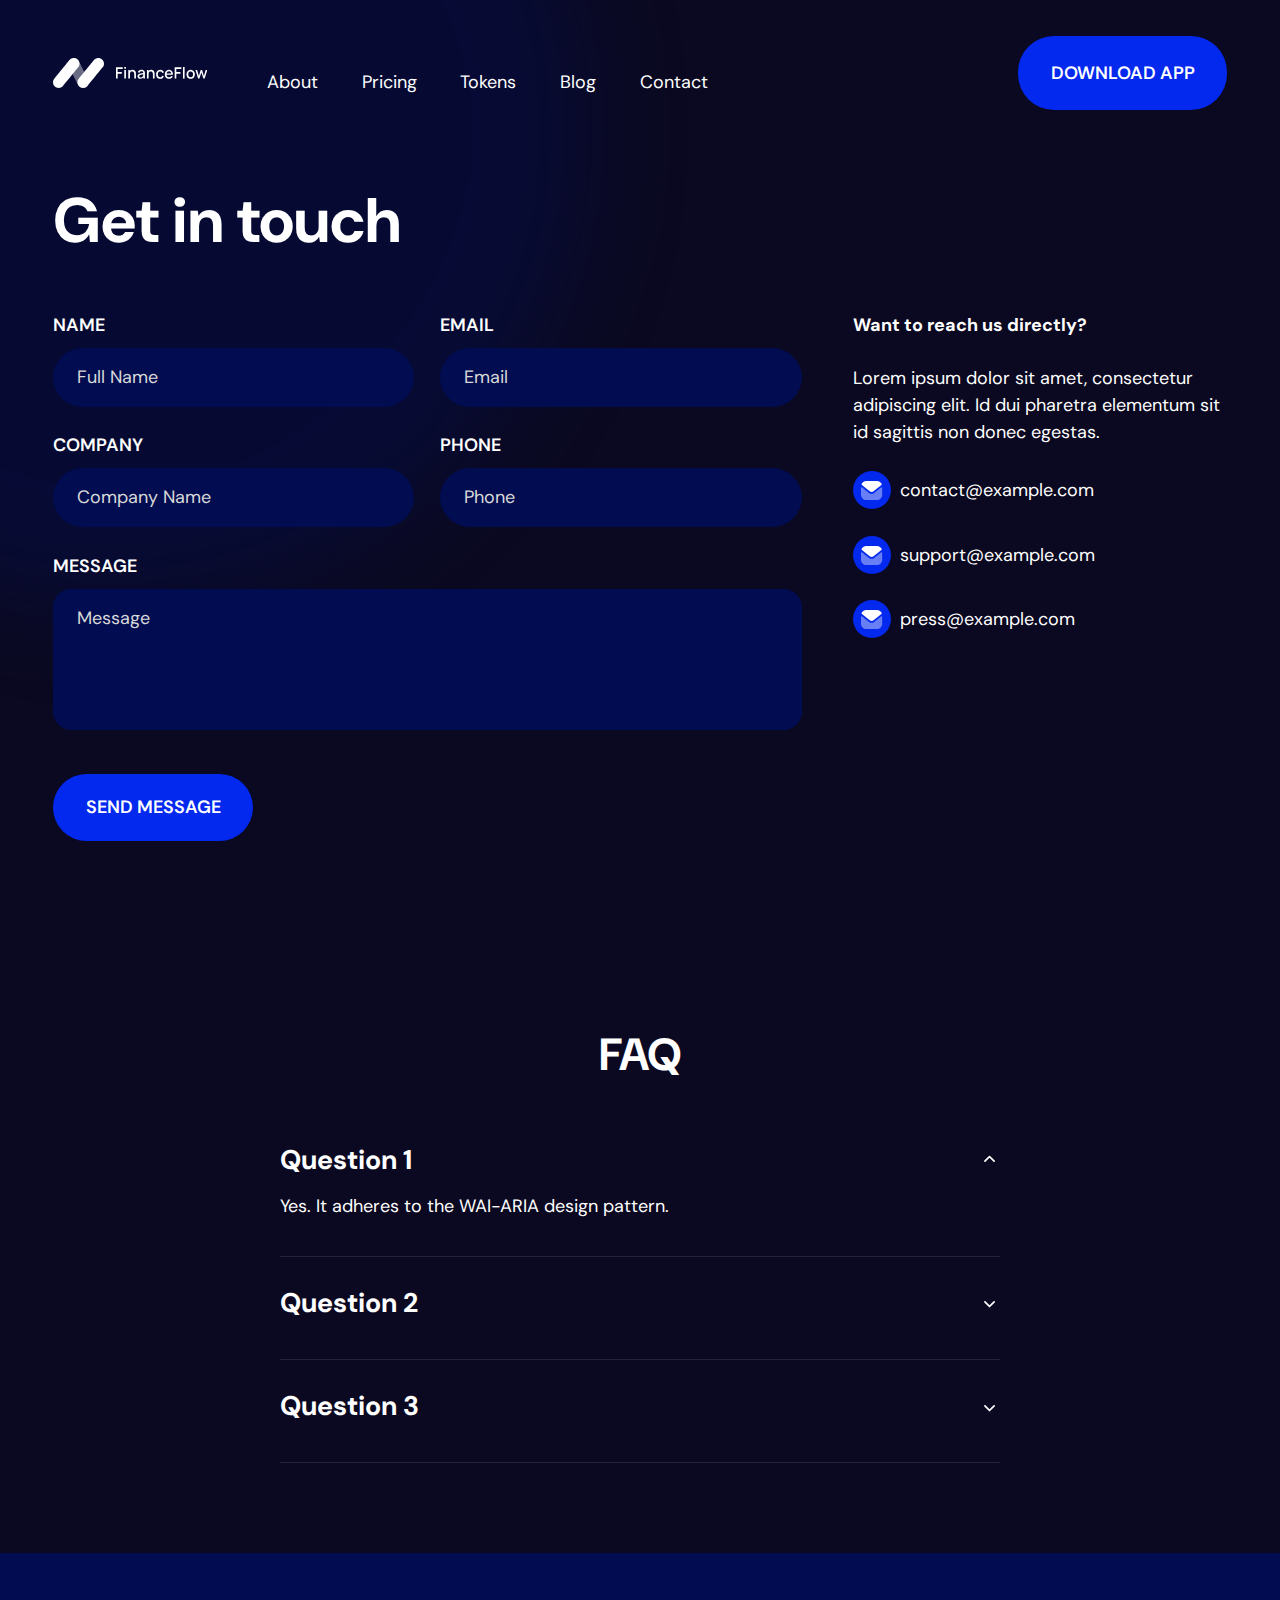
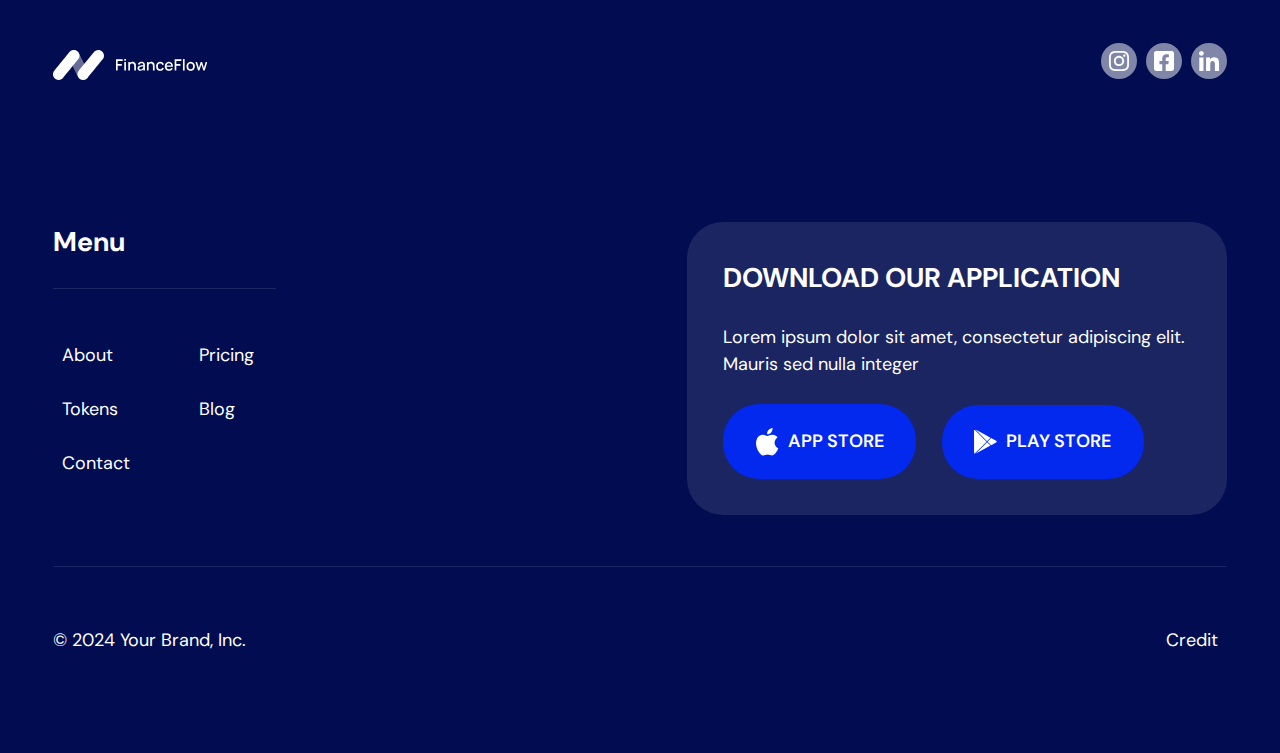
<file: contact/index.html>
<!doctype html>
<html
  lang="en-US"
  data-ws-project="86d9e59b-1a58-4116-9b17-a78411d0841c"
  data-ws-last-published="2026-02-02T17:48:40.725Z"
>
  <head>
    <link
      rel="stylesheet"
      type="text/css"
      href="/assets/static/app_generated_index-6937cd5a.DmkHSQee.css"
    />
    <meta charset="UTF-8" />
    <meta name="viewport" content="width=device-width,initial-scale=1" />
    <link
      rel="preload"
      as="image"
      imagesrcset="/assets/60e4a1e73807564ccfe7fb93_logo-crypto-template.svg_zR1h3QR4r78FpepZm69lD.svg 16w, /assets/60e4a1e73807564ccfe7fb93_logo-crypto-template.svg_zR1h3QR4r78FpepZm69lD.svg 32w, /assets/60e4a1e73807564ccfe7fb93_logo-crypto-template.svg_zR1h3QR4r78FpepZm69lD.svg 48w, /assets/60e4a1e73807564ccfe7fb93_logo-crypto-template.svg_zR1h3QR4r78FpepZm69lD.svg 64w, /assets/60e4a1e73807564ccfe7fb93_logo-crypto-template.svg_zR1h3QR4r78FpepZm69lD.svg 96w, /assets/60e4a1e73807564ccfe7fb93_logo-crypto-template.svg_zR1h3QR4r78FpepZm69lD.svg 128w, /assets/60e4a1e73807564ccfe7fb93_logo-crypto-template.svg_zR1h3QR4r78FpepZm69lD.svg 256w, /assets/60e4a1e73807564ccfe7fb93_logo-crypto-template.svg_zR1h3QR4r78FpepZm69lD.svg 384w"
      imagesizes="100vw"
    />
    <link rel="icon" href="/assets/logo_r1qaJQiri6sK3rPyq-Sar.svg" />
    <link
      rel="preload"
      href="/assets/DMSans-VariableFont_opsz_wght__6AYEf42h6baL3cdAc77f.ttf"
      as="font"
      crossorigin="anonymous"
    />
    <link
      rel="preload"
      href="/assets/Group_kCTIep--Fowuzx8m9sVEU.svg"
      as="image"
    />
    <link
      rel="preload"
      href="/assets/bg-top-left_iDPdUzP3CXomJM1M8FrN6.svg"
      as="image"
    />
    <meta property="og:url" content="https://url/contact" />
    <meta property="og:title" content="Contact" />
    <meta property="og:type" content="website" />
    <meta
      name="description"
      content="Lorem ipsum dolor sit amet, consectetur adipiscing elit. Fugiat nulla suspendisse tortor aenean dis placerat."
    />
    <meta
      property="og:description"
      content="Lorem ipsum dolor sit amet, consectetur adipiscing elit. Fugiat nulla suspendisse tortor aenean dis placerat."
    />
    <meta property="twitter:card" content="summary_large_image" />
    <title>Contact</title>
  </head>
  <body class="w-body">
    <div
      class="w-box c1yh769p cnu4kgu crv1a4t cbrrmm8 cuo9dm5 c5egcmi c1xzir7e"
    >
      <div style="display: contents">
        <div style="display: contents">
          <div class="w-html-embed">
            <style>
              /* So we don't need to add a token to every paragraph to remove margin. */
              p {
                margin: 0;
              }

              li::marker {
                color: var(--foreground-accent);
              }
            </style>
          </div>
          <div class="w-html-embed">
            <style>
              :root {
                --ani-duration: var(--duration-default, 0.2s);
                --ani-delay: 0s;
                --ani-slide-offset: 20%;
                --ani-zoom-in-scale: 1;
                --ani-zoom-out-scale: 0.85;
                --ani-flip-rotate: 30deg;
                --ani-easing: var(--easing-default, ease);
                --ani-fill-mode: forwards;
              }
              [data-ani]:not([data-ani-children]),
              [data-ani-children]:not([data-ani-progress]) > * {
                animation-duration: var(--ani-duration);
                animation-delay: var(--ani-delay);
                animation-timing-function: var(--ani-easing);
                animation-fill-mode: var(--ani-fill-mode);
                opacity: 0;
              }
              [data-ani-progress]:not([data-ani-children]),
              [data-ani-children]:not([data-ani]) > * {
                transition-property: opacity, transform;
                transition-duration: var(--ani-duration);
                transition-timing-function: var(--ani-easing);
                opacity: 0;
              }
              @keyframes fadeIn {
                from {
                  opacity: 0;
                }
                to {
                  opacity: 1;
                }
              }
              @keyframes fadeOut {
                from {
                  opacity: 1;
                }
                to {
                  opacity: 0;
                }
              }
              [data-ani-children][data-ani="fade"] > .in,
              [data-ani="fade"]:where(
                  .in:not([data-state]),
                  [data-state$="open"],
                  [data-state="active"]
                ) {
                animation-name: fadeIn;
              }
              [data-ani-children][data-ani="fade"] > .out,
              [data-ani="fade"]:where(
                  .out:not([data-state]),
                  [data-state="closed"],
                  [data-state="inactive"]
                ) {
                animation-name: fadeOut;
              }
              @keyframes slideIn {
                from {
                  opacity: 0;
                  translate: var(--ani-slide-transform);
                }
                to {
                  opacity: 1;
                  translate: none;
                }
              }
              @keyframes slideOut {
                from {
                  opacity: 1;
                  translate: none;
                }
                to {
                  opacity: 0;
                  translate: var(--ani-slide-transform);
                }
              }
              [data-ani-children][data-ani|="slide"] > .in,
              [data-ani|="slide"]:where(
                  .in:not([data-state]),
                  [data-state$="open"],
                  [data-state="active"]
                ) {
                animation-name: slideIn;
              }
              [data-ani-children][data-ani|="slide"] > .out,
              [data-ani|="slide"]:where(
                  .out:not([data-state]),
                  [data-state="closed"],
                  [data-state="inactive"]
                ) {
                animation-name: slideOut;
              }
              [data-ani="slide-up"] {
                --ani-slide-transform: 0 var(--ani-slide-offset);
              }
              [data-ani="slide-down"] {
                --ani-slide-transform: 0 calc(-1 * var(--ani-slide-offset));
              }
              [data-ani="slide-left"] {
                --ani-slide-transform: var(--ani-slide-offset);
              }
              [data-ani="slide-right"] {
                --ani-slide-transform: calc(-1 * var(--ani-slide-offset));
              }
              @keyframes zoomIn {
                from {
                  opacity: 0;
                  scale: var(--ani-zoom-out-scale);
                }
                to {
                  opacity: 1;
                  scale: 1;
                }
              }
              @keyframes zoomOut {
                from {
                  opacity: 1;
                  scale: 1;
                }
                to {
                  opacity: 0;
                  scale: var(--ani-zoom-in-scale);
                }
              }
              [data-ani-children][data-ani="zoom"] > .in,
              [data-ani|="zoom"]:where(
                  .in:not([data-state]),
                  [data-state$="open"],
                  [data-state="active"]
                ) {
                animation-name: zoomIn;
              }
              [data-ani-children][data-ani="zoom"] > .out,
              [data-ani|="zoom"]:where(
                  .out:not([data-state]),
                  [data-state="closed"],
                  [data-state="inactive"]
                ) {
                animation-name: zoomOut;
              }
              [data-ani-children][data-ani-progress="zoom"] > *,
              [data-ani-progress="zoom"]:not([data-ani-children]) {
                transform: scale(var(--ani-zoom-out-scale));
              }
              @keyframes flipInY {
                from {
                  rotate: y var(--ani-flip-rotate);
                  perspective: 2000px;
                  opacity: 0;
                }
                to {
                  rotate: y 0;
                  opacity: 1;
                }
              }
              @keyframes flipOutY {
                from {
                  rotate: y 0;
                  opacity: 1;
                }
                to {
                  perspective: 2000px;
                  rotate: y var(--ani-flip-rotate);
                  opacity: 0;
                }
              }
              @keyframes flipInX {
                from {
                  perspective: 2000px;
                  rotate: x var(--ani-flip-rotate);
                  opacity: 0;
                }
                to {
                  rotate: x 0;
                  opacity: 1;
                }
              }
              @keyframes flipOutX {
                from {
                  rotate: x 0;
                  opacity: 1;
                }
                to {
                  perspective: 2000px;
                  rotate: x var(--ani-flip-rotate);
                  opacity: 0;
                }
              }
              [data-ani-children][data-ani="flip-y"] > .in,
              [data-ani="flip-y"]:where(
                  .in:not([data-state]),
                  [data-state$="open"],
                  [data-state="active"]
                ) {
                animation-name: flipInY;
              }
              [data-ani-children][data-ani="flip-x"] > .in,
              [data-ani="flip-x"]:where(
                  .in:not([data-state]),
                  [data-state$="open"],
                  [data-state="active"]
                ) {
                animation-name: flipInX;
              }
              [data-ani-children][data-ani="flip-y"] > .out,
              [data-ani="flip-y"]:where(
                  .out:not([data-state]),
                  [data-state="closed"],
                  [data-state="inactive"]
                ) {
                animation-name: flipOutY;
              }
              [data-ani-children][data-ani="flip-x"] > .out,
              [data-ani="flip-x"]:where(
                  .out:not([data-state]),
                  [data-state="closed"],
                  [data-state="inactive"]
                ) {
                animation-name: flipOutX;
              }
              @keyframes expandDown {
                from {
                  height: 0;
                }
                to {
                  height: var(--newHeight);
                }
              }
              @keyframes expandUp {
                from {
                  height: var(--newHeight);
                }
                to {
                  height: 0;
                }
              }
              [data-ani="expand"],
              [data-ani="expand"][data-state="open"],
              [data-ani="expand"].in {
                --newHeight: var(
                  --custom-height,
                  var(
                    --radix-accordion-content-height,
                    var(--radix-collapsible-content-height, 100%)
                  )
                );
                overflow: hidden;
                opacity: 1;
              }
              [data-ani-children][data-ani="expand"] > .in,
              [data-ani="expand"]:where(
                  .in:not([data-state]),
                  [data-state$="open"],
                  [data-state="active"]
                ) {
                animation: expandDown var(--ani-duration) var(--ani-easing);
              }
              [data-ani-children][data-ani="expand"] > .out,
              [data-ani="expand"]:where(
                  .out:not([data-state]),
                  [data-state="closed"],
                  [data-state="inactive"]
                ) {
                animation: expandUp var(--ani-duration) var(--ani-easing);
              }
              @media (prefers-reduced-motion: reduce) {
                [data-ani]:not([data-ani-children]),
                [data-ani-progress]:not([data-ani-children]),
                [data-ani-children] > * {
                  opacity: 1;
                  transform: none;
                  animation: none;
                  rotate: none;
                  scale: none;
                  translate: none;
                }
              }
            </style>
          </div>
          <header
            class="w-box c1357293 c9jnjeu czr2pxy c155uc7w cry9bxc c1lxiyww c1qyy4dh c18v2pa2 c1z0l37u c1ml0hr7 c15hexcm"
          >
            <div
              class="w-box cry9bxc c1qyy4dh c1wt8a7g c1s46o9r cdczzub c16a1k66 c1ksohct"
            >
              <div style="display: contents">
                <div style="display: contents">
                  <a aria-label="Home" href="/" class="w-link c5m8ase clv8gve"
                    ><img
                      alt="Logo"
                      width="154"
                      height="30"
                      src="/assets/60e4a1e73807564ccfe7fb93_logo-crypto-template.svg_zR1h3QR4r78FpepZm69lD.svg"
                      class="w-image"
                      sizes="100vw"
                      srcset="
                        /assets/60e4a1e73807564ccfe7fb93_logo-crypto-template.svg_zR1h3QR4r78FpepZm69lD.svg  16w,
                        /assets/60e4a1e73807564ccfe7fb93_logo-crypto-template.svg_zR1h3QR4r78FpepZm69lD.svg  32w,
                        /assets/60e4a1e73807564ccfe7fb93_logo-crypto-template.svg_zR1h3QR4r78FpepZm69lD.svg  48w,
                        /assets/60e4a1e73807564ccfe7fb93_logo-crypto-template.svg_zR1h3QR4r78FpepZm69lD.svg  64w,
                        /assets/60e4a1e73807564ccfe7fb93_logo-crypto-template.svg_zR1h3QR4r78FpepZm69lD.svg  96w,
                        /assets/60e4a1e73807564ccfe7fb93_logo-crypto-template.svg_zR1h3QR4r78FpepZm69lD.svg 128w,
                        /assets/60e4a1e73807564ccfe7fb93_logo-crypto-template.svg_zR1h3QR4r78FpepZm69lD.svg 256w,
                        /assets/60e4a1e73807564ccfe7fb93_logo-crypto-template.svg_zR1h3QR4r78FpepZm69lD.svg 384w
                      "
                      decoding="async"
                      loading="eager"
                  /></a>
                </div>
              </div>
              <nav class="w-box cc3dq2t">
                <div style="display: contents">
                  <div style="display: contents">
                    <ul
                      class="w-list c34dwh1 c1y6imu0 c1cn3fw9 cry9bxc c1z0l37u c1ml0hr7 c1e2b3ev ctf8nym c3v2c40 c174sw29 c1rstvfo c10x096o c1565yj9 c1cpmdss"
                    >
                      <li class="w-list-item">
                        <a
                          href="/about"
                          class="w-link c1umvwl9 csru8nn ch11gwv c1md20bl c1e892th c1qyy4dh ct02u4h c1e7helk c1l0vha7 csyy8v5 c1bc2i7x c17r8x7j c135vpv5 c1knsirz cl60rel czukzo6 c12mjb61 c16ndgv7 c160o8z4"
                          >About</a
                        >
                      </li>
                      <li class="w-list-item">
                        <a
                          href="/pricing"
                          class="w-link c1umvwl9 csru8nn ch11gwv c1md20bl c1e892th c1qyy4dh ct02u4h c1e7helk c1l0vha7 csyy8v5 c1bc2i7x c17r8x7j c135vpv5 c1knsirz cl60rel czukzo6 c12mjb61 c16ndgv7 c160o8z4"
                          >Pricing</a
                        >
                      </li>
                      <li class="w-list-item">
                        <a
                          href="/tokens"
                          class="w-link c1umvwl9 csru8nn ch11gwv c1md20bl c1e892th c1qyy4dh ct02u4h c1e7helk c1l0vha7 csyy8v5 c1bc2i7x c17r8x7j c135vpv5 c1knsirz cl60rel czukzo6 c12mjb61 c16ndgv7 c160o8z4"
                          >Tokens</a
                        >
                      </li>
                      <li class="w-list-item">
                        <a
                          href="/blog"
                          class="w-link c1umvwl9 csru8nn ch11gwv c1md20bl c1e892th c1qyy4dh ct02u4h c1e7helk c1l0vha7 csyy8v5 c1bc2i7x c17r8x7j c135vpv5 c1knsirz cl60rel czukzo6 c12mjb61 c16ndgv7 c160o8z4"
                          >Blog</a
                        >
                      </li>
                      <li class="w-list-item">
                        <a
                          href="/contact"
                          class="w-link c1umvwl9 csru8nn ch11gwv c1md20bl c1e892th c1qyy4dh ct02u4h c1e7helk c1l0vha7 csyy8v5 c1bc2i7x c17r8x7j c135vpv5 c1knsirz cl60rel czukzo6 c12mjb61 c16ndgv7 c160o8z4"
                          >Contact</a
                        >
                      </li>
                    </ul>
                  </div>
                </div>
              </nav>
            </div>
            <div class="w-box">
              <div class="w-box cc3dq2t">
                <a
                  class="w-link c1umvwl9 c188j2zq cihfpxt cb4vmi8 c1j33arz c1r2vfc1 cgl7u82 crlid6h caoqbwa c1aguln c135vpv5 cl7jefz c1cb3y4c csru8nn c1qyy4dh ct02u4h ceu66s9 c12ae6v5 c1qom380 c1vamubz c1c9nyn co9inq6 c18nx7en c13zjl4p codg43x cl60rel czukzo6 ct789b3 c13uefcm c1nff74r c1krwtqt cknbwh5 c135bl59 c1xf7czk"
                  href="#"
                  >DOWNLOAD<span class="w-text-1 c2yw1lo"> APP</span></a
                >
              </div>
              <div style="display: contents">
                <div style="display: contents">
                  <button
                    type="button"
                    aria-label="Open mobile menu"
                    class="w-button c1umvwl9 c188j2zq ccfzz03 cub2gss cgcvr98 c1xjllne c135vpv5 cl7jefz c1cb3y4c cwvpjlf c1qyy4dh ct02u4h c1md20bl c1e892th c1qom380 c1vamubz c1c9nyn co9inq6 c18nx7en c13zjl4p c1xty5yn c1g1x4wk codg43x c9x99qz cl60rel czukzo6 ct789b3 chtpy1z c1qtvx9w c5h5y5y chgk7uj c1xf7czk cb2iaxq cxrm9n4 covz0n0 c1g7oelg c149s0mc c1mrg60n"
                    aria-haspopup="dialog"
                    aria-expanded="false"
                    aria-controls="radix-:R2mm:"
                    data-state="closed"
                  >
                    <div class="w-html-embed">
                      <svg
                        xmlns="http://www.w3.org/2000/svg"
                        viewBox="0 0 22 22"
                        fill="currentColor"
                        width="100%"
                        height="100%"
                        style="display: block"
                      >
                        <path
                          fill-rule="evenodd"
                          d="M2 5.998a.75.75 0 0 1 .75-.75h16.5a.75.75 0 0 1 0 1.5H2.75a.75.75 0 0 1-.75-.75Zm0 5.5a.75.75 0 0 1 .75-.75h16.5a.75.75 0 0 1 0 1.5H2.75a.75.75 0 0 1-.75-.75Zm0 5.5a.75.75 0 0 1 .75-.75h16.5a.75.75 0 0 1 0 1.5H2.75a.75.75 0 0 1-.75-.75Z"
                          clip-rule="evenodd"
                        />
                      </svg>
                    </div>
                  </button>
                </div>
              </div>
            </div>
          </header>
        </div>
      </div>
      <main class="w-box">
        <section class="w-box cfvl0bs c1mzb2kd">
          <div
            class="w-box c1357293 c9jnjeu c11gzs80 c1fd0kk1 czr2pxy c155uc7w cry9bxc c1lfjoq7 c1778y6x c1wt8a7g c1s46o9r cdczzub"
          >
            <h1
              class="w-heading c11nr3ex c11dowh9 c32myit cwrra4i cizucda c10r87ok c1dhz37v"
            >
              Get in touch
            </h1>
            <div
              class="w-box copqmak c1s46o9r c4dazpy co2qwzx c1vrexag c1cdc69r cx6c9kw c174sw29"
            >
              <div class="w-box">
                <form class="w-webhook-form">
                  <div class="w-box cry9bxc c1lfjoq7 c10zkoym ct8c5y2">
                    <div class="w-box cry9bxc c1lxiyww c1z0l37u c1ml0hr7">
                      <div
                        class="w-box cry9bxc c1778y6x c1wt8a7g c1lfjoq7 c1md20bl c1e892th c1fhkm63 clv8gve c1482uel"
                      >
                        <label for="inputName" class="w-label cl7jefz c1cb3y4c"
                          >Name</label
                        ><input
                          placeholder="Full Name"
                          required=""
                          id="inputName"
                          class="w-text-input c1b2tb9q c1xm4ef6 c1nj04wn c1nitjp7 c195lvp6 c1hr6a6t cl1sw8b c1umvwl9 c122t6uk c1a8d7ts c557ax3 cl60rel c1s09wur c1rqinhn c1svlu89"
                          name="name"
                        />
                      </div>
                      <div
                        class="w-box cry9bxc c1778y6x c1wt8a7g c1lfjoq7 c1md20bl c1e892th c1fhkm63 clv8gve c1482uel"
                      >
                        <label for="inputEmail" class="w-label cl7jefz c1cb3y4c"
                          >Email</label
                        ><input
                          placeholder="Email"
                          required=""
                          type="email"
                          id="inputEmail"
                          class="w-text-input c1b2tb9q c1xm4ef6 c1nj04wn c1nitjp7 c195lvp6 c1hr6a6t cl1sw8b c1umvwl9 c122t6uk c1a8d7ts c557ax3 cl60rel c1s09wur c1rqinhn c1svlu89"
                          name="email"
                        />
                      </div>
                    </div>
                    <div class="w-box cry9bxc c1lxiyww c1z0l37u c1ml0hr7">
                      <div
                        class="w-box cry9bxc c1778y6x c1wt8a7g c1lfjoq7 c1md20bl c1e892th c1fhkm63 clv8gve c1482uel"
                      >
                        <label
                          for="inputCompany"
                          class="w-label cl7jefz c1cb3y4c"
                          >Company</label
                        ><input
                          placeholder="Company Name"
                          required=""
                          type="text"
                          id="inputCompany"
                          class="w-text-input c1b2tb9q c1xm4ef6 c1nj04wn c1nitjp7 c195lvp6 c1hr6a6t cl1sw8b c1umvwl9 c122t6uk c1a8d7ts c557ax3 cl60rel c1s09wur c1rqinhn c1svlu89"
                          name="company"
                        />
                      </div>
                      <div
                        class="w-box cry9bxc c1778y6x c1wt8a7g c1lfjoq7 c1md20bl c1e892th c1fhkm63 clv8gve c1482uel"
                      >
                        <label for="inputPhone" class="w-label cl7jefz c1cb3y4c"
                          >Phone</label
                        ><input
                          placeholder="Phone"
                          required=""
                          id="inputPhone"
                          class="w-text-input c1b2tb9q c1xm4ef6 c1nj04wn c1nitjp7 c195lvp6 c1hr6a6t cl1sw8b c1umvwl9 c122t6uk c1a8d7ts c557ax3 cl60rel c1s09wur c1rqinhn c1svlu89"
                          name="phone"
                        />
                      </div>
                    </div>
                    <div class="w-box cry9bxc c1lxiyww c1z0l37u c1ml0hr7">
                      <div
                        class="w-box cry9bxc c1778y6x c1wt8a7g c1lfjoq7 c1md20bl c1e892th c1fhkm63 clv8gve c1482uel"
                      >
                        <label
                          for="inputMessage"
                          class="w-label cl7jefz c1cb3y4c"
                          >Message</label
                        ><textarea
                          placeholder="Message"
                          name="message"
                          required=""
                          id="inputMessage"
                          rows="5"
                          class="w-text-area c1b2tb9q c1xm4ef6 cv2gy63 cxn73lu c5dy17i c1hsfuam cl1sw8b c1umvwl9 c122t6uk c1a8d7ts c557ax3 cl60rel c1s09wur c1rqinhn c1svlu89"
                        ></textarea>
                      </div>
                    </div>
                    <button
                      type="submit"
                      class="w-button c1umvwl9 c188j2zq cihfpxt cb4vmi8 c1j33arz c1r2vfc1 cgl7u82 crlid6h caoqbwa c1aguln c135vpv5 cl7jefz c1cb3y4c csru8nn c1qyy4dh ct02u4h c1md20bl c1e892th c1qom380 c1vamubz c1c9nyn co9inq6 c18nx7en c13zjl4p c1x4yn0w c1lndx7l codg43x cl60rel czukzo6 ct789b3 chtpy1z c1qtvx9w c5h5y5y chgk7uj c1xf7czk"
                    >
                      Send Message
                    </button>
                  </div>
                </form>
              </div>
              <div class="w-box cry9bxc c1lfjoq7 c1z0l37u c1ml0hr7">
                <h2
                  class="w-heading c160atll c11dowh9 c32myit cwrra4i c12y6bqh c6k8nt0"
                >
                  Want to reach us directly?
                </h2>
                <p class="w-paragraph">
                  Lorem ipsum dolor sit amet, consectetur adipiscing elit. Id
                  dui pharetra elementum sit id sagittis non donec egestas.
                </p>
                <div class="w-box cejtdrx cry9bxc c1lfjoq7 c10zkoym ct8c5y2">
                  <div class="w-box cry9bxc c1qyy4dh c1wt8a7g cn6056e c1117wcl">
                    <div class="w-html-embed">
                      <svg
                        width="38"
                        height="39"
                        viewBox="0 0 38 39"
                        fill="none"
                        xmlns="http://www.w3.org/2000/svg"
                      >
                        <rect
                          y="0.0234375"
                          width="38"
                          height="38"
                          rx="19"
                          fill="#0328EE"
                        ></rect>
                        <g clip-path="url(#clip0_2_3688)">
                          <path
                            opacity="0.4"
                            d="M29.2061 23.6489C29.2061 26.5866 26.8313 28.9661 23.8734 28.9767H23.8628H13.3567C10.4095 28.9767 8.00293 26.6076 8.00293 23.6699V23.6594C8.00293 23.6594 8.00929 18.9991 8.01777 16.6553C8.01883 16.2152 8.52771 15.9688 8.87438 16.2426C11.3933 18.2273 15.8979 21.8463 15.9541 21.8937C16.7068 22.4927 17.6609 22.8308 18.6363 22.8308C19.6117 22.8308 20.5658 22.4927 21.3185 21.8821C21.3746 21.8452 25.7785 18.3347 28.3356 16.3173C28.6834 16.0425 29.1944 16.2889 29.1954 16.728C29.2061 19.0539 29.2061 23.6489 29.2061 23.6489Z"
                            fill="white"
                          ></path>
                          <path
                            d="M28.6494 12.839C27.7314 11.1206 25.9248 10.0234 23.936 10.0234H13.3556C11.3668 10.0234 9.56028 11.1206 8.64218 12.839C8.43651 13.2233 8.53405 13.7024 8.87648 13.974L16.7481 20.2274C17.2994 20.6696 17.9673 20.8896 18.6352 20.8896C18.6394 20.8896 18.6426 20.8896 18.6458 20.8896C18.649 20.8896 18.6532 20.8896 18.6564 20.8896C19.3243 20.8896 19.9922 20.6696 20.5435 20.2274L28.4151 13.974C28.7575 13.7024 28.8551 13.2233 28.6494 12.839Z"
                            fill="white"
                          ></path>
                        </g>
                        <defs>
                          <clipPath id="clip0_2_3688">
                            <rect
                              width="22"
                              height="19"
                              fill="white"
                              transform="translate(8.00293 10.0234)"
                            ></rect>
                          </clipPath>
                        </defs>
                      </svg>
                    </div>
                    <p class="w-paragraph">contact@example.com</p>
                  </div>
                  <div class="w-box cry9bxc c1qyy4dh c1wt8a7g cn6056e c1117wcl">
                    <div class="w-html-embed">
                      <svg
                        width="38"
                        height="39"
                        viewBox="0 0 38 39"
                        fill="none"
                        xmlns="http://www.w3.org/2000/svg"
                      >
                        <rect
                          y="0.0234375"
                          width="38"
                          height="38"
                          rx="19"
                          fill="#0328EE"
                        ></rect>
                        <g clip-path="url(#clip0_2_3688)">
                          <path
                            opacity="0.4"
                            d="M29.2061 23.6489C29.2061 26.5866 26.8313 28.9661 23.8734 28.9767H23.8628H13.3567C10.4095 28.9767 8.00293 26.6076 8.00293 23.6699V23.6594C8.00293 23.6594 8.00929 18.9991 8.01777 16.6553C8.01883 16.2152 8.52771 15.9688 8.87438 16.2426C11.3933 18.2273 15.8979 21.8463 15.9541 21.8937C16.7068 22.4927 17.6609 22.8308 18.6363 22.8308C19.6117 22.8308 20.5658 22.4927 21.3185 21.8821C21.3746 21.8452 25.7785 18.3347 28.3356 16.3173C28.6834 16.0425 29.1944 16.2889 29.1954 16.728C29.2061 19.0539 29.2061 23.6489 29.2061 23.6489Z"
                            fill="white"
                          ></path>
                          <path
                            d="M28.6494 12.839C27.7314 11.1206 25.9248 10.0234 23.936 10.0234H13.3556C11.3668 10.0234 9.56028 11.1206 8.64218 12.839C8.43651 13.2233 8.53405 13.7024 8.87648 13.974L16.7481 20.2274C17.2994 20.6696 17.9673 20.8896 18.6352 20.8896C18.6394 20.8896 18.6426 20.8896 18.6458 20.8896C18.649 20.8896 18.6532 20.8896 18.6564 20.8896C19.3243 20.8896 19.9922 20.6696 20.5435 20.2274L28.4151 13.974C28.7575 13.7024 28.8551 13.2233 28.6494 12.839Z"
                            fill="white"
                          ></path>
                        </g>
                        <defs>
                          <clipPath id="clip0_2_3688">
                            <rect
                              width="22"
                              height="19"
                              fill="white"
                              transform="translate(8.00293 10.0234)"
                            ></rect>
                          </clipPath>
                        </defs>
                      </svg>
                    </div>
                    <p class="w-paragraph">support@example.com</p>
                  </div>
                  <div class="w-box cry9bxc c1qyy4dh c1wt8a7g cn6056e c1117wcl">
                    <div class="w-html-embed">
                      <svg
                        width="38"
                        height="39"
                        viewBox="0 0 38 39"
                        fill="none"
                        xmlns="http://www.w3.org/2000/svg"
                      >
                        <rect
                          y="0.0234375"
                          width="38"
                          height="38"
                          rx="19"
                          fill="#0328EE"
                        ></rect>
                        <g clip-path="url(#clip0_2_3688)">
                          <path
                            opacity="0.4"
                            d="M29.2061 23.6489C29.2061 26.5866 26.8313 28.9661 23.8734 28.9767H23.8628H13.3567C10.4095 28.9767 8.00293 26.6076 8.00293 23.6699V23.6594C8.00293 23.6594 8.00929 18.9991 8.01777 16.6553C8.01883 16.2152 8.52771 15.9688 8.87438 16.2426C11.3933 18.2273 15.8979 21.8463 15.9541 21.8937C16.7068 22.4927 17.6609 22.8308 18.6363 22.8308C19.6117 22.8308 20.5658 22.4927 21.3185 21.8821C21.3746 21.8452 25.7785 18.3347 28.3356 16.3173C28.6834 16.0425 29.1944 16.2889 29.1954 16.728C29.2061 19.0539 29.2061 23.6489 29.2061 23.6489Z"
                            fill="white"
                          ></path>
                          <path
                            d="M28.6494 12.839C27.7314 11.1206 25.9248 10.0234 23.936 10.0234H13.3556C11.3668 10.0234 9.56028 11.1206 8.64218 12.839C8.43651 13.2233 8.53405 13.7024 8.87648 13.974L16.7481 20.2274C17.2994 20.6696 17.9673 20.8896 18.6352 20.8896C18.6394 20.8896 18.6426 20.8896 18.6458 20.8896C18.649 20.8896 18.6532 20.8896 18.6564 20.8896C19.3243 20.8896 19.9922 20.6696 20.5435 20.2274L28.4151 13.974C28.7575 13.7024 28.8551 13.2233 28.6494 12.839Z"
                            fill="white"
                          ></path>
                        </g>
                        <defs>
                          <clipPath id="clip0_2_3688">
                            <rect
                              width="22"
                              height="19"
                              fill="white"
                              transform="translate(8.00293 10.0234)"
                            ></rect>
                          </clipPath>
                        </defs>
                      </svg>
                    </div>
                    <p class="w-paragraph">press@example.com</p>
                  </div>
                </div>
              </div>
            </div>
          </div>
        </section>
        <section class="w-box cna0hdz c1mzb2kd">
          <div
            class="w-box c1357293 c9jnjeu c11gzs80 c1fd0kk1 czr2pxy c155uc7w cry9bxc c1lfjoq7 c1778y6x c1wt8a7g c1s46o9r cdczzub"
          >
            <h2
              class="w-heading c1dxq9cf c11dowh9 c32myit cwrra4i c12y6bqh c1qom380"
            >
              FAQ
            </h2>
            <div
              class="w-accordion cry9bxc c1lfjoq7 c1z0l37u c1ml0hr7 czr2pxy cz5g8eb c9jnjeu c1357293"
              data-orientation="vertical"
            >
              <div
                data-state="open"
                data-orientation="vertical"
                data-ws-index="0"
                class="w-item ca97va1 c1830392 c11pbenf cwkcd25 c8w0pfc"
              >
                <h3
                  data-orientation="vertical"
                  data-state="open"
                  class="w-item-header"
                >
                  <button
                    type="button"
                    aria-controls="radix-:R5l6:"
                    aria-expanded="true"
                    data-state="open"
                    data-orientation="vertical"
                    id="radix-:R1l6:"
                    class="w-item-trigger c1fhkm63 cqeb86t c1admj5d cf64rkw cry9bxc c1lxiyww c18v2pa2 c1qyy4dh cagnu3y cm8ogiu cizucda cuj80l1 c1mqkgmf c1gur2a0 c1l0vha7 csyy8v5 c1bc2i7x c17r8x7j czr2pxy c1dkse89 cl60rel czukzo6"
                    data-radix-collection-item=""
                  >
                    <h3
                      class="w-heading cuoke4w c11dowh9 c32myit cwrra4i c12y6bqh"
                    >
                      Question 1
                    </h3>
                    <div
                      class="w-box cwdwelg cg4iiql ch2prsz c5m8ase c7cjz93 c1c9nyn co9inq6 c18nx7en c13zjl4p"
                    >
                      <div class="w-html-embed">
                        <svg
                          xmlns="http://www.w3.org/2000/svg"
                          viewBox="0 0 16 16"
                          fill="currentColor"
                          width="100%"
                          height="100%"
                        >
                          <path
                            d="M4.04 6.284a.65.65 0 0 1 .92.001L8 9.335l3.04-3.05a.65.65 0 1 1 .921.918l-3.5 3.512a.65.65 0 0 1-.921 0L4.039 7.203a.65.65 0 0 1 .001-.92Z"
                          ></path>
                        </svg>
                      </div>
                    </div>
                  </button>
                </h3>
                <div
                  data-state="open"
                  id="radix-:R5l6:"
                  role="region"
                  aria-labelledby="radix-:R1l6:"
                  data-orientation="vertical"
                  data-ani="expand"
                  class="w-item-content"
                  style="
                    --radix-accordion-content-height: var(
                      --radix-collapsible-content-height
                    );
                    --radix-accordion-content-width: var(
                      --radix-collapsible-content-width
                    );
                  "
                >
                  <div class="w-box c15ucb9y">
                    <span class="w-text"
                      >Yes. It adheres to the WAI-ARIA design pattern.</span
                    >
                  </div>
                </div>
              </div>
              <div
                data-state="closed"
                data-orientation="vertical"
                data-ws-index="1"
                class="w-item ca97va1 c1830392 c11pbenf cwkcd25 c8w0pfc"
              >
                <h3
                  data-orientation="vertical"
                  data-state="closed"
                  class="w-item-header"
                >
                  <button
                    type="button"
                    aria-controls="radix-:R6l6:"
                    aria-expanded="false"
                    data-state="closed"
                    data-orientation="vertical"
                    id="radix-:R2l6:"
                    class="w-item-trigger c1fhkm63 cqeb86t c1admj5d cf64rkw cry9bxc c1lxiyww c18v2pa2 c1qyy4dh cagnu3y cm8ogiu cizucda cuj80l1 c1mqkgmf c1gur2a0 c1l0vha7 csyy8v5 c1bc2i7x c17r8x7j czr2pxy c1dkse89 cl60rel czukzo6"
                    data-radix-collection-item=""
                  >
                    <h3
                      class="w-heading cuoke4w c11dowh9 c32myit cwrra4i c12y6bqh"
                    >
                      Question 2
                    </h3>
                    <div
                      class="w-box cwdwelg cg4iiql ch2prsz c5m8ase c7cjz93 c1c9nyn co9inq6 c18nx7en c13zjl4p"
                    >
                      <div class="w-html-embed">
                        <svg
                          xmlns="http://www.w3.org/2000/svg"
                          viewBox="0 0 16 16"
                          fill="currentColor"
                          width="100%"
                          height="100%"
                        >
                          <path
                            d="M4.04 6.284a.65.65 0 0 1 .92.001L8 9.335l3.04-3.05a.65.65 0 1 1 .921.918l-3.5 3.512a.65.65 0 0 1-.921 0L4.039 7.203a.65.65 0 0 1 .001-.92Z"
                          ></path>
                        </svg>
                      </div>
                    </div>
                  </button>
                </h3>
                <div
                  data-state="closed"
                  id="radix-:R6l6:"
                  hidden=""
                  role="region"
                  aria-labelledby="radix-:R2l6:"
                  data-orientation="vertical"
                  data-ani="expand"
                  class="w-item-content"
                  style="
                    --radix-accordion-content-height: var(
                      --radix-collapsible-content-height
                    );
                    --radix-accordion-content-width: var(
                      --radix-collapsible-content-width
                    );
                  "
                ></div>
              </div>
              <div
                data-state="closed"
                data-orientation="vertical"
                data-ws-index="2"
                class="w-item ca97va1 c1830392 c11pbenf cwkcd25 c8w0pfc"
              >
                <h3
                  data-orientation="vertical"
                  data-state="closed"
                  class="w-item-header"
                >
                  <button
                    type="button"
                    aria-controls="radix-:R7l6:"
                    aria-expanded="false"
                    data-state="closed"
                    data-orientation="vertical"
                    id="radix-:R3l6:"
                    class="w-item-trigger c1fhkm63 cqeb86t c1admj5d cf64rkw cry9bxc c1lxiyww c18v2pa2 c1qyy4dh cagnu3y cm8ogiu cizucda cuj80l1 c1mqkgmf c1gur2a0 c1l0vha7 csyy8v5 c1bc2i7x c17r8x7j czr2pxy c1dkse89 cl60rel czukzo6"
                    data-radix-collection-item=""
                  >
                    <h3
                      class="w-heading cuoke4w c11dowh9 c32myit cwrra4i c12y6bqh"
                    >
                      Question 3
                    </h3>
                    <div
                      class="w-box cwdwelg cg4iiql ch2prsz c5m8ase c7cjz93 c1c9nyn co9inq6 c18nx7en c13zjl4p"
                    >
                      <div class="w-html-embed">
                        <svg
                          xmlns="http://www.w3.org/2000/svg"
                          viewBox="0 0 16 16"
                          fill="currentColor"
                          width="100%"
                          height="100%"
                        >
                          <path
                            d="M4.04 6.284a.65.65 0 0 1 .92.001L8 9.335l3.04-3.05a.65.65 0 1 1 .921.918l-3.5 3.512a.65.65 0 0 1-.921 0L4.039 7.203a.65.65 0 0 1 .001-.92Z"
                          ></path>
                        </svg>
                      </div>
                    </div>
                  </button>
                </h3>
                <div
                  data-state="closed"
                  id="radix-:R7l6:"
                  hidden=""
                  role="region"
                  aria-labelledby="radix-:R3l6:"
                  data-orientation="vertical"
                  data-ani="expand"
                  class="w-item-content"
                  style="
                    --radix-accordion-content-height: var(
                      --radix-collapsible-content-height
                    );
                    --radix-accordion-content-width: var(
                      --radix-collapsible-content-width
                    );
                  "
                ></div>
              </div>
            </div>
          </div>
        </section>
      </main>
      <div style="display: contents">
        <div style="display: contents">
          <footer class="w-box cna0hdz c1mzb2kd c33uwzm">
            <div
              class="w-box c1357293 c9jnjeu c11gzs80 c1fd0kk1 czr2pxy c155uc7w cry9bxc c1lfjoq7 c1778y6x c1wt8a7g c1s46o9r cdczzub"
            >
              <div
                class="w-box cry9bxc c1lfjoq7 cxjshtx c6fi6ij cmaksb1 c1i9o1yp"
              >
                <div
                  class="w-box cry9bxc c18v2pa2 c1qyy4dh c1e2b3ev c14yifpe c113k288 c1eghq1p c6hjwpc"
                >
                  <a href="/" aria-label="home" class="w-link"
                    ><img
                      alt="Logo"
                      width="154"
                      height="30"
                      src="/assets/60e4a1e73807564ccfe7fb93_logo-crypto-template.svg_zR1h3QR4r78FpepZm69lD.svg"
                      class="w-image"
                      sizes="100vw"
                      srcset="
                        /assets/60e4a1e73807564ccfe7fb93_logo-crypto-template.svg_zR1h3QR4r78FpepZm69lD.svg  16w,
                        /assets/60e4a1e73807564ccfe7fb93_logo-crypto-template.svg_zR1h3QR4r78FpepZm69lD.svg  32w,
                        /assets/60e4a1e73807564ccfe7fb93_logo-crypto-template.svg_zR1h3QR4r78FpepZm69lD.svg  48w,
                        /assets/60e4a1e73807564ccfe7fb93_logo-crypto-template.svg_zR1h3QR4r78FpepZm69lD.svg  64w,
                        /assets/60e4a1e73807564ccfe7fb93_logo-crypto-template.svg_zR1h3QR4r78FpepZm69lD.svg  96w,
                        /assets/60e4a1e73807564ccfe7fb93_logo-crypto-template.svg_zR1h3QR4r78FpepZm69lD.svg 128w,
                        /assets/60e4a1e73807564ccfe7fb93_logo-crypto-template.svg_zR1h3QR4r78FpepZm69lD.svg 256w,
                        /assets/60e4a1e73807564ccfe7fb93_logo-crypto-template.svg_zR1h3QR4r78FpepZm69lD.svg 384w
                      "
                      decoding="async"
                      loading="lazy"
                  /></a>
                  <div class="w-box cry9bxc c1md20bl c1e892th c1lxiyww">
                    <a aria-label="Instagram" class="w-link" href="#"
                      ><div class="w-html-embed">
                        <svg
                          width="36"
                          height="36"
                          viewBox="0 0 36 36"
                          fill="none"
                          xmlns="http://www.w3.org/2000/svg"
                        >
                          <rect
                            width="36"
                            height="36"
                            rx="18"
                            fill="white"
                            fill-opacity="0.5"
                          ></rect>
                          <path
                            d="M18.0223 12.8438C15.1652 12.8438 12.8884 15.1652 12.8884 17.9777C12.8884 20.8348 15.1652 23.1116 18.0223 23.1116C20.8348 23.1116 23.1562 20.8348 23.1562 17.9777C23.1562 15.1652 20.8348 12.8438 18.0223 12.8438ZM18.0223 21.3259C16.192 21.3259 14.6741 19.8527 14.6741 17.9777C14.6741 16.1473 16.1473 14.6741 18.0223 14.6741C19.8527 14.6741 21.3259 16.1473 21.3259 17.9777C21.3259 19.8527 19.8527 21.3259 18.0223 21.3259ZM24.5402 12.6652C24.5402 11.9955 24.0045 11.4598 23.3348 11.4598C22.6652 11.4598 22.1295 11.9955 22.1295 12.6652C22.1295 13.3348 22.6652 13.8705 23.3348 13.8705C24.0045 13.8705 24.5402 13.3348 24.5402 12.6652ZM27.933 13.8705C27.8438 12.2634 27.4866 10.8348 26.3259 9.67411C25.1652 8.51339 23.7366 8.15625 22.1295 8.06696C20.4777 7.97768 15.5223 7.97768 13.8705 8.06696C12.2634 8.15625 10.8795 8.51339 9.67411 9.67411C8.51339 10.8348 8.15625 12.2634 8.06696 13.8705C7.97768 15.5223 7.97768 20.4777 8.06696 22.1295C8.15625 23.7366 8.51339 25.1205 9.67411 26.3259C10.8795 27.4866 12.2634 27.8438 13.8705 27.933C15.5223 28.0223 20.4777 28.0223 22.1295 27.933C23.7366 27.8438 25.1652 27.4866 26.3259 26.3259C27.4866 25.1205 27.8438 23.7366 27.933 22.1295C28.0223 20.4777 28.0223 15.5223 27.933 13.8705ZM25.7902 23.8705C25.4777 24.7634 24.7634 25.433 23.9152 25.7902C22.5759 26.3259 19.4509 26.192 18.0223 26.192C16.5491 26.192 13.4241 26.3259 12.1295 25.7902C11.2366 25.433 10.567 24.7634 10.2098 23.8705C9.67411 22.5759 9.80804 19.4509 9.80804 17.9777C9.80804 16.5491 9.67411 13.4241 10.2098 12.0848C10.567 11.2366 11.2366 10.567 12.1295 10.2098C13.4241 9.67411 16.5491 9.80804 18.0223 9.80804C19.4509 9.80804 22.5759 9.67411 23.9152 10.2098C24.7634 10.5223 25.433 11.2366 25.7902 12.0848C26.3259 13.4241 26.192 16.5491 26.192 17.9777C26.192 19.4509 26.3259 22.5759 25.7902 23.8705Z"
                            fill="white"
                          ></path>
                        </svg></div></a
                    ><a aria-label="Facebook" class="w-link" href="#"
                      ><div class="w-html-embed">
                        <svg
                          width="36"
                          height="36"
                          viewBox="0 0 36 36"
                          fill="none"
                          xmlns="http://www.w3.org/2000/svg"
                        >
                          <rect
                            width="36"
                            height="36"
                            rx="18"
                            fill="white"
                            fill-opacity="0.5"
                          ></rect>
                          <path
                            d="M25.8571 8H10.1429C8.9375 8 8 8.98214 8 10.1429V25.8571C8 27.0625 8.9375 28 10.1429 28H16.2589V21.2143H13.4464V18H16.2589V15.5893C16.2589 12.8214 17.9107 11.2589 20.4107 11.2589C21.6607 11.2589 22.9107 11.4821 22.9107 11.4821V14.2054H21.5268C20.1429 14.2054 19.6964 15.0536 19.6964 15.9464V18H22.7768L22.2857 21.2143H19.6964V28H25.8571C27.0179 28 28 27.0625 28 25.8571V10.1429C28 8.98214 27.0179 8 25.8571 8Z"
                            fill="white"
                          ></path>
                        </svg></div></a
                    ><a aria-label="LinkedIn" class="w-link" href="#"
                      ><div class="w-html-embed">
                        <svg
                          width="36"
                          height="36"
                          viewBox="0 0 36 36"
                          fill="none"
                          xmlns="http://www.w3.org/2000/svg"
                        >
                          <rect
                            width="36"
                            height="36"
                            rx="18"
                            fill="white"
                            fill-opacity="0.5"
                          ></rect>
                          <path
                            d="M12.4743 28V14.6219H8.3132V28H12.4743ZM10.3714 12.8322C11.7136 12.8322 12.7875 11.7136 12.7875 10.3714C12.7875 9.07383 11.7136 8 10.3714 8C9.07383 8 8 9.07383 8 10.3714C8 11.7136 9.07383 12.8322 10.3714 12.8322ZM28.0447 28V20.6622C28.0447 17.0828 27.2394 14.3087 23.0336 14.3087C21.0201 14.3087 19.6779 15.4273 19.0962 16.4564H19.0515V14.6219H15.0694V28H19.2304V21.3781C19.2304 19.6331 19.5436 17.9776 21.6913 17.9776C23.8389 17.9776 23.8837 19.9463 23.8837 21.5123V28H28.0447Z"
                            fill="white"
                          ></path>
                        </svg></div
                    ></a>
                  </div>
                </div>
                <div
                  class="w-box cry9bxc c1lxiyww c18v2pa2 ca4qjwu c1cdc69r c1jjfh4b"
                >
                  <nav
                    aria-labelledby="footerMenuTitle"
                    class="w-box cry9bxc c1lfjoq7 c1z0l37u c1ml0hr7"
                  >
                    <h2
                      id="footerMenuTitle"
                      class="w-heading cuoke4w c11dowh9 c32myit cwrra4i c12y6bqh"
                    >
                      Menu
                    </h2>
                    <hr class="w-separator c1n8jgl5 czr2pxy c32myit cwrra4i" />
                    <ul
                      class="w-list c34dwh1 c1y6imu0 c1cn3fw9 copqmak c1s46o9r c1117wcl cevxs5e co2qwzx c1vrexag ce07h1k ctf8nym c1y4fwd4 cx6c9kw c174sw29"
                    >
                      <li class="w-list-item">
                        <a
                          href="/about"
                          class="w-link c1umvwl9 csru8nn ch11gwv c1md20bl c1e892th c1qyy4dh ct02u4h c1e7helk c1l0vha7 csyy8v5 c1bc2i7x c17r8x7j c135vpv5 c1knsirz cl60rel czukzo6 c12mjb61 c16ndgv7 c160o8z4"
                          >About</a
                        >
                      </li>
                      <li class="w-list-item">
                        <a
                          href="/pricing"
                          class="w-link c1umvwl9 csru8nn ch11gwv c1md20bl c1e892th c1qyy4dh ct02u4h c1e7helk c1l0vha7 csyy8v5 c1bc2i7x c17r8x7j c135vpv5 c1knsirz cl60rel czukzo6 c12mjb61 c16ndgv7 c160o8z4"
                          >Pricing</a
                        >
                      </li>
                      <li class="w-list-item">
                        <a
                          href="/tokens"
                          class="w-link c1umvwl9 csru8nn ch11gwv c1md20bl c1e892th c1qyy4dh ct02u4h c1e7helk c1l0vha7 csyy8v5 c1bc2i7x c17r8x7j c135vpv5 c1knsirz cl60rel czukzo6 c12mjb61 c16ndgv7 c160o8z4"
                          >Tokens</a
                        >
                      </li>
                      <li class="w-list-item">
                        <a
                          href="/blog"
                          class="w-link c1umvwl9 csru8nn ch11gwv c1md20bl c1e892th c1qyy4dh ct02u4h c1e7helk c1l0vha7 csyy8v5 c1bc2i7x c17r8x7j c135vpv5 c1knsirz cl60rel czukzo6 c12mjb61 c16ndgv7 c160o8z4"
                          >Blog</a
                        >
                      </li>
                      <li class="w-list-item">
                        <a
                          href="/contact"
                          class="w-link c1umvwl9 csru8nn ch11gwv c1md20bl c1e892th c1qyy4dh ct02u4h c1e7helk c1l0vha7 csyy8v5 c1bc2i7x c17r8x7j c135vpv5 c1knsirz cl60rel czukzo6 c12mjb61 c16ndgv7 c160o8z4"
                          >Contact</a
                        >
                      </li>
                    </ul>
                  </nav>
                  <div
                    class="w-box cry9bxc c1lfjoq7 c18v2pa2 c1z0l37u c1ml0hr7 cgl7u82 crlid6h caoqbwa c1aguln c1luivi9 c6oj68y c15hexcm"
                  >
                    <h2
                      class="w-heading cuoke4w c11dowh9 c32myit cwrra4i c12y6bqh"
                    >
                      DOWNLOAD OUR APPLICATION
                    </h2>
                    <p class="w-paragraph">
                      Lorem ipsum dolor sit amet, consectetur adipiscing elit.
                      Mauris sed nulla integer
                    </p>
                    <div
                      class="w-box cry9bxc c1qyy4dh c1wt8a7g c10zkoym ct8c5y2 c15cml01 c174sw29 c1xf7czk"
                    >
                      <div style="display: contents">
                        <div style="display: contents">
                          <a
                            class="w-link c1umvwl9 c188j2zq cihfpxt cb4vmi8 c1j33arz c1r2vfc1 cgl7u82 crlid6h caoqbwa c1aguln c135vpv5 cl7jefz c1cb3y4c csru8nn c1qyy4dh ct02u4h c1md20bl c1e892th c1qom380 c1vamubz c1c9nyn co9inq6 c18nx7en c13zjl4p codg43x cl60rel czukzo6 ct789b3 chtpy1z c1qtvx9w c5h5y5y chgk7uj c1xf7czk"
                            href="#"
                            ><div class="w-html-embed">
                              <svg
                                width="23"
                                height="28"
                                viewBox="0 0 23 28"
                                fill="none"
                                xmlns="http://www.w3.org/2000/svg"
                              >
                                <g clip-path="url(#clip0_2_792)">
                                  <path
                                    d="M2.89196 24.0589C3.90895 25.5229 5.29949 27.5247 7.09357 27.5247V27.5212H7.18498C7.86984 27.4777 8.53946 27.2985 9.15543 26.9938H9.17267C9.95229 26.6126 10.8069 26.4128 11.6735 26.4091C12.5034 26.4182 13.3208 26.6135 14.0664 26.9808H14.0716C14.6946 27.297 15.38 27.4686 16.0774 27.483H16.1792C17.9841 27.456 19.1378 25.9391 20.3451 24.1093C21.1739 22.9142 21.8163 21.5984 22.25 20.2076V20.2006C21.5704 19.9123 20.9494 19.5 20.4184 18.9843C19.832 18.4268 19.3666 17.7531 19.0513 17.0055C18.7361 16.2579 18.578 15.4525 18.5868 14.6403C18.6038 13.5861 18.8836 12.5531 19.4003 11.6361C19.9169 10.7192 20.654 9.94782 21.5438 9.39272C20.9766 8.57776 20.2289 7.90699 19.3599 7.43351C18.4909 6.96002 17.5245 6.6968 16.537 6.66468C16.3724 6.64991 16.2249 6.64209 16.0989 6.64209C15.0096 6.71105 13.9425 6.98387 12.9523 7.4466H12.9316C12.4223 7.69534 11.8757 7.8574 11.3139 7.92618C10.7214 7.86295 10.1448 7.6944 9.61074 7.42836H9.59177C8.73578 7.01905 7.80992 6.7787 6.86419 6.72029H6.78658C5.63538 6.75676 4.51323 7.0933 3.52964 7.69705C2.54603 8.3008 1.73459 9.15114 1.17449 10.1651C0.0454163 12.4 -0.282374 14.9595 0.246607 17.41C0.663483 19.7825 1.5618 22.0428 2.88536 24.0494L2.89196 24.0589Z"
                                    fill="white"
                                  ></path>
                                  <path
                                    d="M11.1 6.344C11.1888 6.35197 11.278 6.35546 11.3674 6.35443C12.0994 6.31719 12.8156 6.12494 13.4691 5.79023C14.1225 5.4555 14.6986 4.98583 15.1599 4.41178C16.1821 3.18276 16.6844 1.59846 16.5586 0C15.0035 0.163702 13.5667 0.911959 12.5349 2.09555C11.5165 3.26402 11.0003 4.79218 11.1 6.344Z"
                                    fill="white"
                                  ></path>
                                </g>
                                <defs>
                                  <clipPath id="clip0_2_792">
                                    <rect
                                      width="23"
                                      height="28"
                                      fill="white"
                                    ></rect>
                                  </clipPath>
                                </defs>
                              </svg>
                            </div>
                            App Store</a
                          >
                        </div>
                      </div>
                      <div style="display: contents">
                        <div style="display: contents">
                          <a
                            class="w-link c1umvwl9 c188j2zq cihfpxt cb4vmi8 c1j33arz c1r2vfc1 cgl7u82 crlid6h caoqbwa c1aguln c135vpv5 cl7jefz c1cb3y4c csru8nn c1qyy4dh ct02u4h c1md20bl c1e892th c1qom380 c1vamubz c1c9nyn co9inq6 c18nx7en c13zjl4p codg43x cl60rel czukzo6 ct789b3 chtpy1z c1qtvx9w c5h5y5y chgk7uj c1xf7czk"
                            href="#"
                            ><div class="w-html-embed">
                              <svg
                                width="23"
                                height="26"
                                viewBox="0 0 23 26"
                                fill="none"
                                xmlns="http://www.w3.org/2000/svg"
                              >
                                <g clip-path="url(#clip0_2_803)">
                                  <path
                                    d="M16.5185 16.5949L13.0659 13.1357L1.64105 24.7384C1.75026 24.6972 1.85613 24.6476 1.9577 24.59L16.5185 16.5949Z"
                                    fill="white"
                                  ></path>
                                  <path
                                    d="M0.00850522 1.94011C0.0144238 3.35543 0.107148 22.2237 0.116026 23.4134C0.0902982 23.6611 0.125802 23.9113 0.219399 24.142C0.312996 24.3725 0.4618 24.5765 0.652648 24.7357L12.5668 12.6372L0.600367 0.643555C0.393848 0.785546 0.229684 0.981195 0.125431 1.20957C0.0211803 1.43795 -0.0192362 1.69047 0.00850522 1.94011Z"
                                    fill="white"
                                  ></path>
                                  <path
                                    d="M17.1586 8.98096L13.5612 12.6341L17.1626 16.2417L22.1126 13.5229C22.7044 13.1952 23.3338 12.3599 22.1126 11.6918L17.1586 8.98096Z"
                                    fill="white"
                                  ></path>
                                  <path
                                    d="M1.95769 0.659347C1.79957 0.5753 1.62735 0.521278 1.44968 0.5L13.063 12.1343L16.5155 8.62869L1.95769 0.659347Z"
                                    fill="white"
                                  ></path>
                                </g>
                                <defs>
                                  <clipPath id="clip0_2_803">
                                    <rect
                                      width="23"
                                      height="25"
                                      fill="white"
                                      transform="translate(0 0.5)"
                                    ></rect>
                                  </clipPath>
                                </defs>
                              </svg>
                            </div>
                            Play Store</a
                          >
                        </div>
                      </div>
                    </div>
                  </div>
                </div>
              </div>
              <hr class="w-separator c1n8jgl5 czr2pxy c32myit cwrra4i" />
              <div class="w-box cry9bxc c1qyy4dh c18v2pa2">
                <div class="w-text">© 2024 Your Brand, Inc.</div>
                <div class="w-box">
                  <a
                    class="w-link c1umvwl9 csru8nn ch11gwv c1md20bl c1e892th c1qyy4dh ct02u4h c1e7helk c1l0vha7 csyy8v5 c1bc2i7x c17r8x7j c135vpv5 c1knsirz cl60rel czukzo6 c12mjb61 c16ndgv7 c160o8z4"
                    href="#"
                    >Credit</a
                  >
                </div>
              </div>
            </div>
          </footer>
        </div>
      </div>
    </div>
    <script id="vike_pageContext" type="application/json">
      {
        "_urlRewrite": null,
        "pageId": "/pages/contact",
        "routeParams": {},
        "data": {
          "url": "https://url/contact",
          "system": {
            "params": {},
            "search": {},
            "origin": "https://url",
            "pathname": "/contact"
          },
          "resources": {},
          "pageMeta": {
            "title": "Contact",
            "description": "Lorem ipsum dolor sit amet, consectetur adipiscing elit. Fugiat nulla suspendisse tortor aenean dis placerat.",
            "excludePageFromSearch": false,
            "language": "en-US",
            "socialImageAssetName": "!undefined",
            "socialImageUrl": "",
            "status": 200,
            "redirect": "",
            "custom": []
          }
        }
      }
    </script>
    <script id="vike_globalContext" type="application/json">
      {}
    </script>
    <script
      src="/assets/entries/entry-server-routing.nIihMsdR.js"
      type="module"
      async
    ></script>
    <link
      rel="modulepreload"
      href="/assets/entries/pages_contact.32AAiGiE.js"
      as="script"
      type="text/javascript"
    /><link
      rel="modulepreload"
      href="/assets/chunks/chunk-CuKuq_eT.js"
      as="script"
      type="text/javascript"
    /><link
      rel="modulepreload"
      href="/assets/chunks/chunk-L1j1VLpD.js"
      as="script"
      type="text/javascript"
    /><link
      rel="modulepreload"
      href="/assets/chunks/chunk-DacUxAKL.js"
      as="script"
      type="text/javascript"
    /><link
      rel="modulepreload"
      href="/assets/chunks/chunk-qTU4LNGj.js"
      as="script"
      type="text/javascript"
    />
  </body>
</html>
</file>
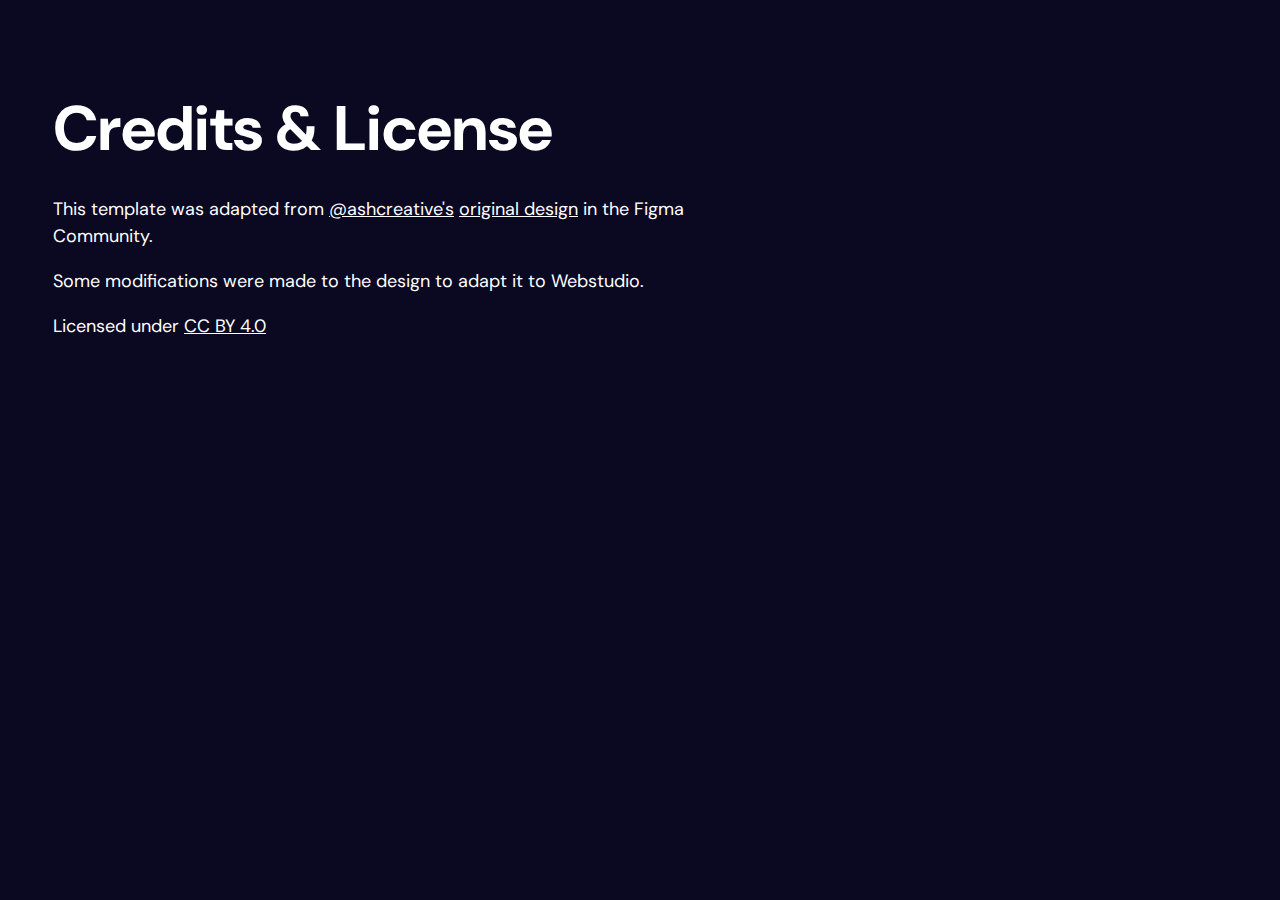
<file: credits/index.html>
<!doctype html>
<html
  lang="en"
  data-ws-project="86d9e59b-1a58-4116-9b17-a78411d0841c"
  data-ws-last-published="2026-02-02T17:48:40.725Z"
>
  <head>
    <link
      rel="stylesheet"
      type="text/css"
      href="/assets/static/app_generated_index-6937cd5a.DmkHSQee.css"
    />
    <meta charset="UTF-8" />
    <meta name="viewport" content="width=device-width,initial-scale=1" />
    <link rel="icon" href="/assets/logo_r1qaJQiri6sK3rPyq-Sar.svg" />
    <link
      rel="preload"
      href="/assets/DMSans-VariableFont_opsz_wght__6AYEf42h6baL3cdAc77f.ttf"
      as="font"
      crossorigin="anonymous"
    />
    <meta property="og:url" content="https://url/credits" />
    <meta property="og:title" content="Credits and License" />
    <meta property="og:type" content="website" />
    <meta property="twitter:card" content="summary_large_image" />
    <title>Credits and License</title>
  </head>
  <body class="w-body">
    <div class="w-box">
      <main class="w-box">
        <section class="w-box cna0hdz c1mzb2kd">
          <div
            class="w-box c1357293 c9jnjeu c11gzs80 c1fd0kk1 czr2pxy c155uc7w cry9bxc c1lfjoq7 c1778y6x c1wt8a7g cn6056e c1117wcl"
          >
            <h1
              class="w-heading c11nr3ex c11dowh9 c32myit cwrra4i cizucda c10r87ok c1dhz37v"
            >
              Credits &amp; License
            </h1>
            <div class="w-box c1rco612">
              <p class="w-paragraph">
                This template was adapted from
                <a
                  href="https://www.figma.com/@ashcreative"
                  target="_blank"
                  class="w-rich-text-link c1umvwl9 cld4m44 cl60rel czukzo6"
                  >@ashcreative&#x27;s</a
                >
                <a
                  href="https://www.figma.com/community/file/1224405977341356807"
                  target="_blank"
                  class="w-rich-text-link c1umvwl9 cld4m44 cl60rel czukzo6"
                  >original design</a
                >
                in the Figma Community.
              </p>
              <p class="w-paragraph">
                Some modifications were made to the design to adapt it to
                Webstudio.
              </p>
              <p class="w-paragraph">
                Licensed under
                <a
                  href="https://creativecommons.org/licenses/by/4.0/"
                  target="_blank"
                  class="w-rich-text-link c1umvwl9 cld4m44 cl60rel czukzo6"
                  >CC BY 4.0</a
                >
              </p>
            </div>
          </div>
        </section>
      </main>
    </div>
    <script id="vike_pageContext" type="application/json">
      {
        "_urlRewrite": null,
        "pageId": "/pages/credits",
        "routeParams": {},
        "data": {
          "url": "https://url/credits",
          "system": {
            "params": {},
            "search": {},
            "origin": "https://url",
            "pathname": "/credits"
          },
          "resources": {},
          "pageMeta": {
            "title": "Credits and License",
            "description": "",
            "excludePageFromSearch": false,
            "language": "",
            "socialImageAssetName": "!undefined",
            "socialImageUrl": "",
            "status": 200,
            "redirect": "",
            "custom": []
          }
        }
      }
    </script>
    <script id="vike_globalContext" type="application/json">
      {}
    </script>
    <script
      src="/assets/entries/entry-server-routing.nIihMsdR.js"
      type="module"
      async
    ></script>
    <link
      rel="modulepreload"
      href="/assets/entries/pages_credits.CxuQtxmY.js"
      as="script"
      type="text/javascript"
    /><link
      rel="modulepreload"
      href="/assets/chunks/chunk-CuKuq_eT.js"
      as="script"
      type="text/javascript"
    />
  </body>
</html>
</file>
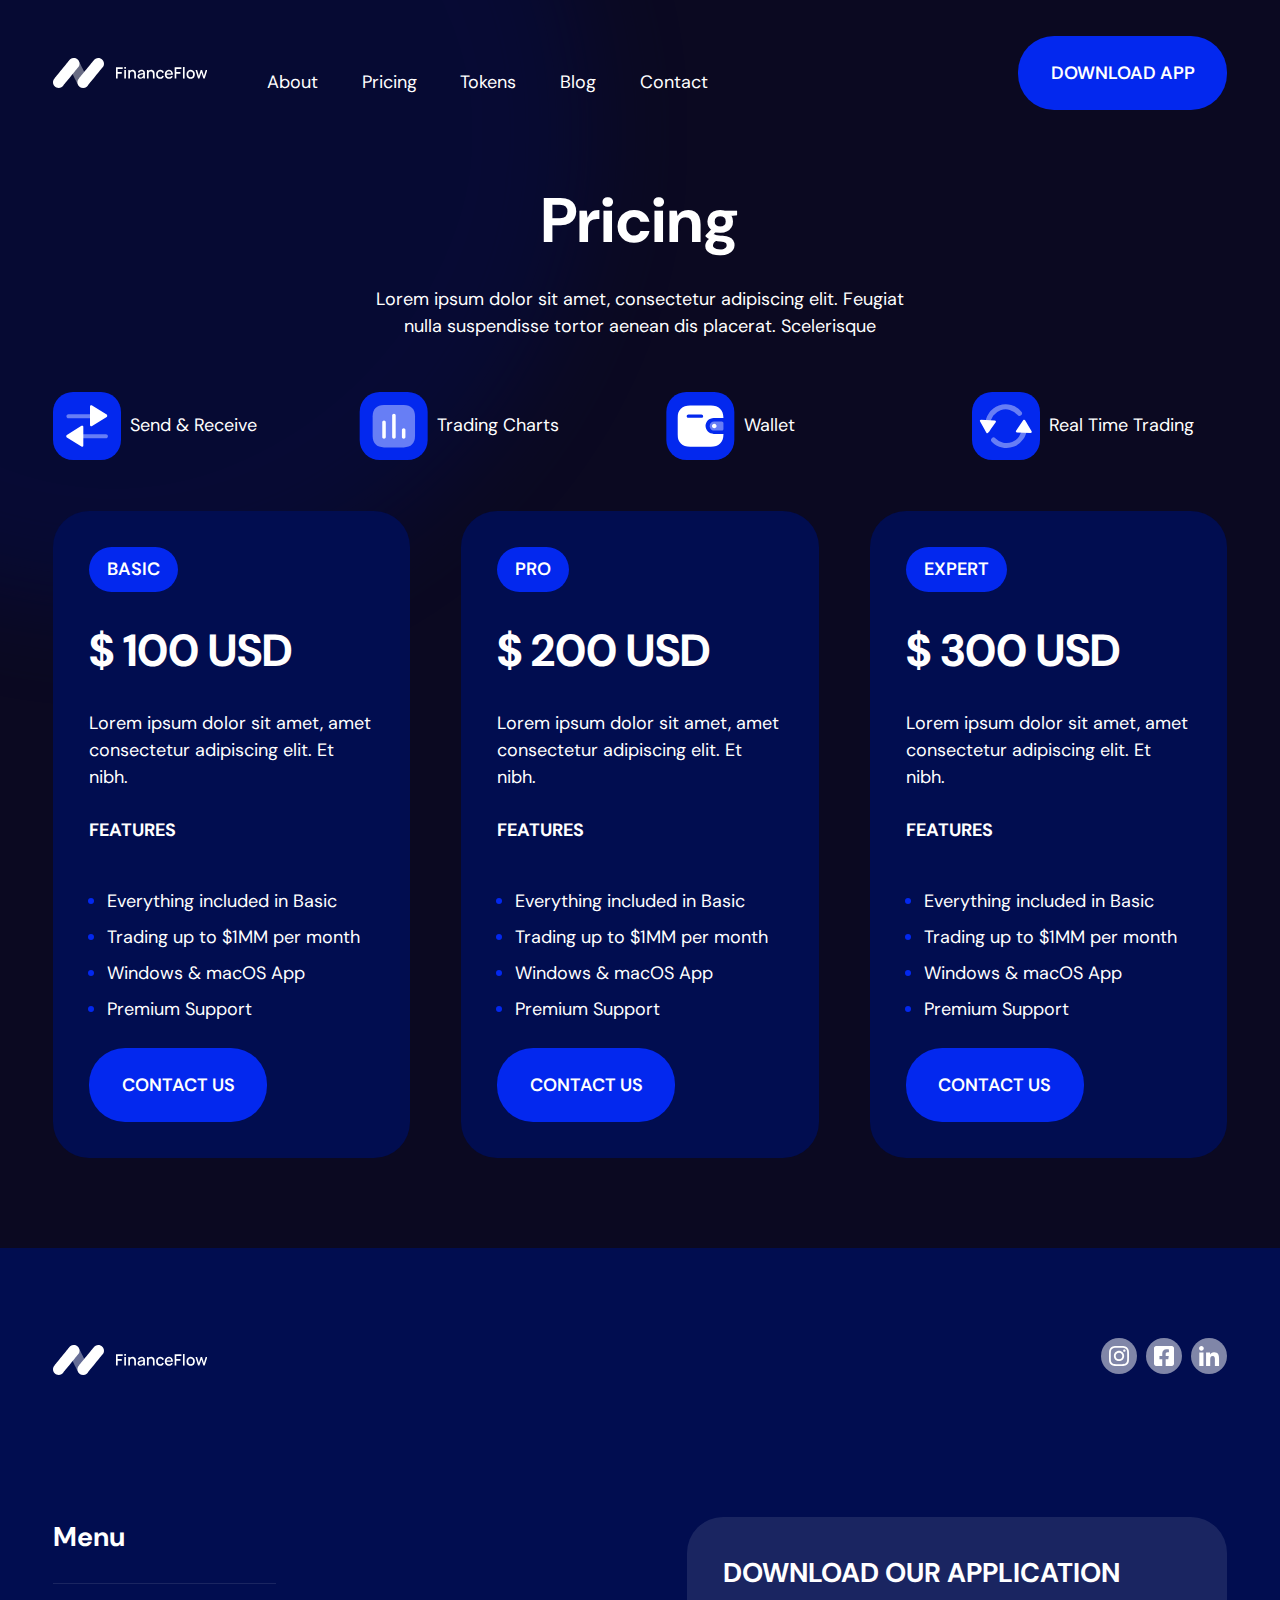
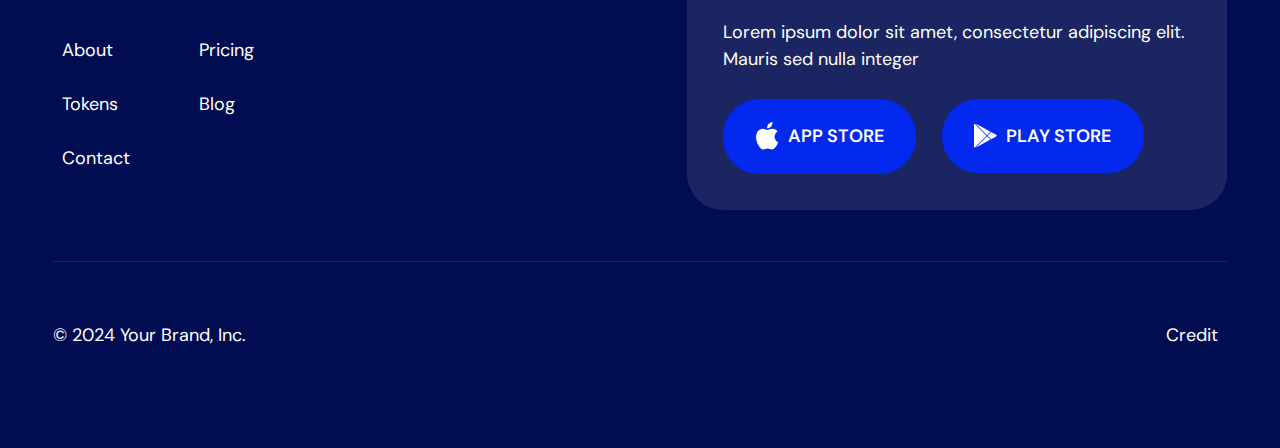
<file: pricing/index.html>
<!doctype html>
<html
  lang="en-US"
  data-ws-project="86d9e59b-1a58-4116-9b17-a78411d0841c"
  data-ws-last-published="2026-02-02T17:48:40.725Z"
>
  <head>
    <link
      rel="stylesheet"
      type="text/css"
      href="/assets/static/app_generated_index-6937cd5a.DmkHSQee.css"
    />
    <meta charset="UTF-8" />
    <meta name="viewport" content="width=device-width,initial-scale=1" />
    <link
      rel="preload"
      as="image"
      imagesrcset="/assets/60e4a1e73807564ccfe7fb93_logo-crypto-template.svg_zR1h3QR4r78FpepZm69lD.svg 16w, /assets/60e4a1e73807564ccfe7fb93_logo-crypto-template.svg_zR1h3QR4r78FpepZm69lD.svg 32w, /assets/60e4a1e73807564ccfe7fb93_logo-crypto-template.svg_zR1h3QR4r78FpepZm69lD.svg 48w, /assets/60e4a1e73807564ccfe7fb93_logo-crypto-template.svg_zR1h3QR4r78FpepZm69lD.svg 64w, /assets/60e4a1e73807564ccfe7fb93_logo-crypto-template.svg_zR1h3QR4r78FpepZm69lD.svg 96w, /assets/60e4a1e73807564ccfe7fb93_logo-crypto-template.svg_zR1h3QR4r78FpepZm69lD.svg 128w, /assets/60e4a1e73807564ccfe7fb93_logo-crypto-template.svg_zR1h3QR4r78FpepZm69lD.svg 256w, /assets/60e4a1e73807564ccfe7fb93_logo-crypto-template.svg_zR1h3QR4r78FpepZm69lD.svg 384w"
      imagesizes="100vw"
    />
    <link rel="icon" href="/assets/logo_r1qaJQiri6sK3rPyq-Sar.svg" />
    <link
      rel="preload"
      href="/assets/DMSans-VariableFont_opsz_wght__6AYEf42h6baL3cdAc77f.ttf"
      as="font"
      crossorigin="anonymous"
    />
    <link
      rel="preload"
      href="/assets/Group_kCTIep--Fowuzx8m9sVEU.svg"
      as="image"
    />
    <link
      rel="preload"
      href="/assets/bg-top-left_iDPdUzP3CXomJM1M8FrN6.svg"
      as="image"
    />
    <meta property="og:url" content="https://url/pricing" />
    <meta property="og:title" content="Pricing" />
    <meta property="og:type" content="website" />
    <meta
      name="description"
      content="Lorem ipsum dolor sit amet, consectetur adipiscing elit. Fugiat nulla suspendisse tortor aenean dis placerat."
    />
    <meta
      property="og:description"
      content="Lorem ipsum dolor sit amet, consectetur adipiscing elit. Fugiat nulla suspendisse tortor aenean dis placerat."
    />
    <meta property="twitter:card" content="summary_large_image" />
    <title>Pricing</title>
  </head>
  <body class="w-body">
    <div
      class="w-box c1yh769p cnu4kgu crv1a4t cbrrmm8 cuo9dm5 c5egcmi c1xzir7e"
    >
      <div style="display: contents">
        <div style="display: contents">
          <div class="w-html-embed">
            <style>
              /* So we don't need to add a token to every paragraph to remove margin. */
              p {
                margin: 0;
              }

              li::marker {
                color: var(--foreground-accent);
              }
            </style>
          </div>
          <div class="w-html-embed">
            <style>
              :root {
                --ani-duration: var(--duration-default, 0.2s);
                --ani-delay: 0s;
                --ani-slide-offset: 20%;
                --ani-zoom-in-scale: 1;
                --ani-zoom-out-scale: 0.85;
                --ani-flip-rotate: 30deg;
                --ani-easing: var(--easing-default, ease);
                --ani-fill-mode: forwards;
              }
              [data-ani]:not([data-ani-children]),
              [data-ani-children]:not([data-ani-progress]) > * {
                animation-duration: var(--ani-duration);
                animation-delay: var(--ani-delay);
                animation-timing-function: var(--ani-easing);
                animation-fill-mode: var(--ani-fill-mode);
                opacity: 0;
              }
              [data-ani-progress]:not([data-ani-children]),
              [data-ani-children]:not([data-ani]) > * {
                transition-property: opacity, transform;
                transition-duration: var(--ani-duration);
                transition-timing-function: var(--ani-easing);
                opacity: 0;
              }
              @keyframes fadeIn {
                from {
                  opacity: 0;
                }
                to {
                  opacity: 1;
                }
              }
              @keyframes fadeOut {
                from {
                  opacity: 1;
                }
                to {
                  opacity: 0;
                }
              }
              [data-ani-children][data-ani="fade"] > .in,
              [data-ani="fade"]:where(
                  .in:not([data-state]),
                  [data-state$="open"],
                  [data-state="active"]
                ) {
                animation-name: fadeIn;
              }
              [data-ani-children][data-ani="fade"] > .out,
              [data-ani="fade"]:where(
                  .out:not([data-state]),
                  [data-state="closed"],
                  [data-state="inactive"]
                ) {
                animation-name: fadeOut;
              }
              @keyframes slideIn {
                from {
                  opacity: 0;
                  translate: var(--ani-slide-transform);
                }
                to {
                  opacity: 1;
                  translate: none;
                }
              }
              @keyframes slideOut {
                from {
                  opacity: 1;
                  translate: none;
                }
                to {
                  opacity: 0;
                  translate: var(--ani-slide-transform);
                }
              }
              [data-ani-children][data-ani|="slide"] > .in,
              [data-ani|="slide"]:where(
                  .in:not([data-state]),
                  [data-state$="open"],
                  [data-state="active"]
                ) {
                animation-name: slideIn;
              }
              [data-ani-children][data-ani|="slide"] > .out,
              [data-ani|="slide"]:where(
                  .out:not([data-state]),
                  [data-state="closed"],
                  [data-state="inactive"]
                ) {
                animation-name: slideOut;
              }
              [data-ani="slide-up"] {
                --ani-slide-transform: 0 var(--ani-slide-offset);
              }
              [data-ani="slide-down"] {
                --ani-slide-transform: 0 calc(-1 * var(--ani-slide-offset));
              }
              [data-ani="slide-left"] {
                --ani-slide-transform: var(--ani-slide-offset);
              }
              [data-ani="slide-right"] {
                --ani-slide-transform: calc(-1 * var(--ani-slide-offset));
              }
              @keyframes zoomIn {
                from {
                  opacity: 0;
                  scale: var(--ani-zoom-out-scale);
                }
                to {
                  opacity: 1;
                  scale: 1;
                }
              }
              @keyframes zoomOut {
                from {
                  opacity: 1;
                  scale: 1;
                }
                to {
                  opacity: 0;
                  scale: var(--ani-zoom-in-scale);
                }
              }
              [data-ani-children][data-ani="zoom"] > .in,
              [data-ani|="zoom"]:where(
                  .in:not([data-state]),
                  [data-state$="open"],
                  [data-state="active"]
                ) {
                animation-name: zoomIn;
              }
              [data-ani-children][data-ani="zoom"] > .out,
              [data-ani|="zoom"]:where(
                  .out:not([data-state]),
                  [data-state="closed"],
                  [data-state="inactive"]
                ) {
                animation-name: zoomOut;
              }
              [data-ani-children][data-ani-progress="zoom"] > *,
              [data-ani-progress="zoom"]:not([data-ani-children]) {
                transform: scale(var(--ani-zoom-out-scale));
              }
              @keyframes flipInY {
                from {
                  rotate: y var(--ani-flip-rotate);
                  perspective: 2000px;
                  opacity: 0;
                }
                to {
                  rotate: y 0;
                  opacity: 1;
                }
              }
              @keyframes flipOutY {
                from {
                  rotate: y 0;
                  opacity: 1;
                }
                to {
                  perspective: 2000px;
                  rotate: y var(--ani-flip-rotate);
                  opacity: 0;
                }
              }
              @keyframes flipInX {
                from {
                  perspective: 2000px;
                  rotate: x var(--ani-flip-rotate);
                  opacity: 0;
                }
                to {
                  rotate: x 0;
                  opacity: 1;
                }
              }
              @keyframes flipOutX {
                from {
                  rotate: x 0;
                  opacity: 1;
                }
                to {
                  perspective: 2000px;
                  rotate: x var(--ani-flip-rotate);
                  opacity: 0;
                }
              }
              [data-ani-children][data-ani="flip-y"] > .in,
              [data-ani="flip-y"]:where(
                  .in:not([data-state]),
                  [data-state$="open"],
                  [data-state="active"]
                ) {
                animation-name: flipInY;
              }
              [data-ani-children][data-ani="flip-x"] > .in,
              [data-ani="flip-x"]:where(
                  .in:not([data-state]),
                  [data-state$="open"],
                  [data-state="active"]
                ) {
                animation-name: flipInX;
              }
              [data-ani-children][data-ani="flip-y"] > .out,
              [data-ani="flip-y"]:where(
                  .out:not([data-state]),
                  [data-state="closed"],
                  [data-state="inactive"]
                ) {
                animation-name: flipOutY;
              }
              [data-ani-children][data-ani="flip-x"] > .out,
              [data-ani="flip-x"]:where(
                  .out:not([data-state]),
                  [data-state="closed"],
                  [data-state="inactive"]
                ) {
                animation-name: flipOutX;
              }
              @keyframes expandDown {
                from {
                  height: 0;
                }
                to {
                  height: var(--newHeight);
                }
              }
              @keyframes expandUp {
                from {
                  height: var(--newHeight);
                }
                to {
                  height: 0;
                }
              }
              [data-ani="expand"],
              [data-ani="expand"][data-state="open"],
              [data-ani="expand"].in {
                --newHeight: var(
                  --custom-height,
                  var(
                    --radix-accordion-content-height,
                    var(--radix-collapsible-content-height, 100%)
                  )
                );
                overflow: hidden;
                opacity: 1;
              }
              [data-ani-children][data-ani="expand"] > .in,
              [data-ani="expand"]:where(
                  .in:not([data-state]),
                  [data-state$="open"],
                  [data-state="active"]
                ) {
                animation: expandDown var(--ani-duration) var(--ani-easing);
              }
              [data-ani-children][data-ani="expand"] > .out,
              [data-ani="expand"]:where(
                  .out:not([data-state]),
                  [data-state="closed"],
                  [data-state="inactive"]
                ) {
                animation: expandUp var(--ani-duration) var(--ani-easing);
              }
              @media (prefers-reduced-motion: reduce) {
                [data-ani]:not([data-ani-children]),
                [data-ani-progress]:not([data-ani-children]),
                [data-ani-children] > * {
                  opacity: 1;
                  transform: none;
                  animation: none;
                  rotate: none;
                  scale: none;
                  translate: none;
                }
              }
            </style>
          </div>
          <header
            class="w-box c1357293 c9jnjeu czr2pxy c155uc7w cry9bxc c1lxiyww c1qyy4dh c18v2pa2 c1z0l37u c1ml0hr7 c15hexcm"
          >
            <div
              class="w-box cry9bxc c1qyy4dh c1wt8a7g c1s46o9r cdczzub c16a1k66 c1ksohct"
            >
              <div style="display: contents">
                <div style="display: contents">
                  <a aria-label="Home" href="/" class="w-link c5m8ase clv8gve"
                    ><img
                      alt="Logo"
                      width="154"
                      height="30"
                      src="/assets/60e4a1e73807564ccfe7fb93_logo-crypto-template.svg_zR1h3QR4r78FpepZm69lD.svg"
                      class="w-image"
                      sizes="100vw"
                      srcset="
                        /assets/60e4a1e73807564ccfe7fb93_logo-crypto-template.svg_zR1h3QR4r78FpepZm69lD.svg  16w,
                        /assets/60e4a1e73807564ccfe7fb93_logo-crypto-template.svg_zR1h3QR4r78FpepZm69lD.svg  32w,
                        /assets/60e4a1e73807564ccfe7fb93_logo-crypto-template.svg_zR1h3QR4r78FpepZm69lD.svg  48w,
                        /assets/60e4a1e73807564ccfe7fb93_logo-crypto-template.svg_zR1h3QR4r78FpepZm69lD.svg  64w,
                        /assets/60e4a1e73807564ccfe7fb93_logo-crypto-template.svg_zR1h3QR4r78FpepZm69lD.svg  96w,
                        /assets/60e4a1e73807564ccfe7fb93_logo-crypto-template.svg_zR1h3QR4r78FpepZm69lD.svg 128w,
                        /assets/60e4a1e73807564ccfe7fb93_logo-crypto-template.svg_zR1h3QR4r78FpepZm69lD.svg 256w,
                        /assets/60e4a1e73807564ccfe7fb93_logo-crypto-template.svg_zR1h3QR4r78FpepZm69lD.svg 384w
                      "
                      decoding="async"
                      loading="eager"
                  /></a>
                </div>
              </div>
              <nav class="w-box cc3dq2t">
                <div style="display: contents">
                  <div style="display: contents">
                    <ul
                      class="w-list c34dwh1 c1y6imu0 c1cn3fw9 cry9bxc c1z0l37u c1ml0hr7 c1e2b3ev ctf8nym c3v2c40 c174sw29 c1rstvfo c10x096o c1565yj9 c1cpmdss"
                    >
                      <li class="w-list-item">
                        <a
                          href="/about"
                          class="w-link c1umvwl9 csru8nn ch11gwv c1md20bl c1e892th c1qyy4dh ct02u4h c1e7helk c1l0vha7 csyy8v5 c1bc2i7x c17r8x7j c135vpv5 c1knsirz cl60rel czukzo6 c12mjb61 c16ndgv7 c160o8z4"
                          >About</a
                        >
                      </li>
                      <li class="w-list-item">
                        <a
                          href="/pricing"
                          class="w-link c1umvwl9 csru8nn ch11gwv c1md20bl c1e892th c1qyy4dh ct02u4h c1e7helk c1l0vha7 csyy8v5 c1bc2i7x c17r8x7j c135vpv5 c1knsirz cl60rel czukzo6 c12mjb61 c16ndgv7 c160o8z4"
                          >Pricing</a
                        >
                      </li>
                      <li class="w-list-item">
                        <a
                          href="/tokens"
                          class="w-link c1umvwl9 csru8nn ch11gwv c1md20bl c1e892th c1qyy4dh ct02u4h c1e7helk c1l0vha7 csyy8v5 c1bc2i7x c17r8x7j c135vpv5 c1knsirz cl60rel czukzo6 c12mjb61 c16ndgv7 c160o8z4"
                          >Tokens</a
                        >
                      </li>
                      <li class="w-list-item">
                        <a
                          href="/blog"
                          class="w-link c1umvwl9 csru8nn ch11gwv c1md20bl c1e892th c1qyy4dh ct02u4h c1e7helk c1l0vha7 csyy8v5 c1bc2i7x c17r8x7j c135vpv5 c1knsirz cl60rel czukzo6 c12mjb61 c16ndgv7 c160o8z4"
                          >Blog</a
                        >
                      </li>
                      <li class="w-list-item">
                        <a
                          href="/contact"
                          class="w-link c1umvwl9 csru8nn ch11gwv c1md20bl c1e892th c1qyy4dh ct02u4h c1e7helk c1l0vha7 csyy8v5 c1bc2i7x c17r8x7j c135vpv5 c1knsirz cl60rel czukzo6 c12mjb61 c16ndgv7 c160o8z4"
                          >Contact</a
                        >
                      </li>
                    </ul>
                  </div>
                </div>
              </nav>
            </div>
            <div class="w-box">
              <div class="w-box cc3dq2t">
                <a
                  class="w-link c1umvwl9 c188j2zq cihfpxt cb4vmi8 c1j33arz c1r2vfc1 cgl7u82 crlid6h caoqbwa c1aguln c135vpv5 cl7jefz c1cb3y4c csru8nn c1qyy4dh ct02u4h ceu66s9 c12ae6v5 c1qom380 c1vamubz c1c9nyn co9inq6 c18nx7en c13zjl4p codg43x cl60rel czukzo6 ct789b3 c13uefcm c1nff74r c1krwtqt cknbwh5 c135bl59 c1xf7czk"
                  href="#"
                  >DOWNLOAD<span class="w-text-1 c2yw1lo"> APP</span></a
                >
              </div>
              <div style="display: contents">
                <div style="display: contents">
                  <button
                    type="button"
                    aria-label="Open mobile menu"
                    class="w-button c1umvwl9 c188j2zq ccfzz03 cub2gss cgcvr98 c1xjllne c135vpv5 cl7jefz c1cb3y4c cwvpjlf c1qyy4dh ct02u4h c1md20bl c1e892th c1qom380 c1vamubz c1c9nyn co9inq6 c18nx7en c13zjl4p c1xty5yn c1g1x4wk codg43x c9x99qz cl60rel czukzo6 ct789b3 chtpy1z c1qtvx9w c5h5y5y chgk7uj c1xf7czk cb2iaxq cxrm9n4 covz0n0 c1g7oelg c149s0mc c1mrg60n"
                    aria-haspopup="dialog"
                    aria-expanded="false"
                    aria-controls="radix-:R2mm:"
                    data-state="closed"
                  >
                    <div class="w-html-embed">
                      <svg
                        xmlns="http://www.w3.org/2000/svg"
                        viewBox="0 0 22 22"
                        fill="currentColor"
                        width="100%"
                        height="100%"
                        style="display: block"
                      >
                        <path
                          fill-rule="evenodd"
                          d="M2 5.998a.75.75 0 0 1 .75-.75h16.5a.75.75 0 0 1 0 1.5H2.75a.75.75 0 0 1-.75-.75Zm0 5.5a.75.75 0 0 1 .75-.75h16.5a.75.75 0 0 1 0 1.5H2.75a.75.75 0 0 1-.75-.75Zm0 5.5a.75.75 0 0 1 .75-.75h16.5a.75.75 0 0 1 0 1.5H2.75a.75.75 0 0 1-.75-.75Z"
                          clip-rule="evenodd"
                        />
                      </svg>
                    </div>
                  </button>
                </div>
              </div>
            </div>
          </header>
        </div>
      </div>
      <main class="w-box">
        <section class="w-box cfvl0bs c1mzb2kd">
          <div
            class="w-box c1357293 c9jnjeu c11gzs80 c1fd0kk1 czr2pxy c155uc7w cry9bxc c1lfjoq7 c1778y6x c1wt8a7g c1s46o9r cdczzub"
          >
            <div
              class="w-box cry9bxc c1lfjoq7 c1z0l37u c1ml0hr7 c1qyy4dh c1wt8a7g c1qom380 cq4dxli czqy8m4 c10x096o"
            >
              <h1
                class="w-heading c11nr3ex c11dowh9 c32myit cwrra4i cizucda c10r87ok c1dhz37v"
              >
                Pricing
              </h1>
              <p class="w-paragraph c6oj68y">
                Lorem ipsum dolor sit amet, consectetur adipiscing elit. Feugiat
                nulla suspendisse tortor aenean dis placerat. Scelerisque
              </p>
            </div>
            <div
              class="w-box copqmak c1s46o9r cori9ti co2qwzx c1vrexag c1cdc69r cx6c9kw c174sw29"
            >
              <div class="w-box cry9bxc c1qyy4dh c1wt8a7g cn6056e c1117wcl">
                <div class="w-html-embed">
                  <svg
                    width="68"
                    height="68"
                    viewBox="0 0 68 68"
                    fill="none"
                    xmlns="http://www.w3.org/2000/svg"
                  >
                    <rect width="68" height="68" rx="20" fill="#0328EE"></rect>
                    <path
                      opacity="0.4"
                      d="M15.454 22.1418H39.8178C40.9449 22.1418 41.8597 23.0566 41.8597 24.1837C41.8597 25.3108 40.9449 26.2256 39.8178 26.2256H15.454C14.3269 26.2256 13.4121 25.3108 13.4121 24.1837C13.4121 23.0566 14.3269 22.1418 15.454 22.1418Z"
                      fill="white"
                    ></path>
                    <mask
                      id="mask0_2_1613"
                      style="mask-type: alpha"
                      maskUnits="userSpaceOnUse"
                      x="37"
                      y="13"
                      width="18"
                      height="22"
                    >
                      <path
                        fill-rule="evenodd"
                        clip-rule="evenodd"
                        d="M37 34.9889V13H54.5697V34.9889H37Z"
                        fill="white"
                      ></path>
                    </mask>
                    <g mask="url(#mask0_2_1613)">
                      <path
                        d="M38.379 13.1877C38.6364 13.1877 38.8901 13.2594 39.1144 13.3991L53.706 22.5943C54.1068 22.848 54.3514 23.2875 54.3514 23.7618C54.3514 24.2362 54.1068 24.6757 53.706 24.9294L39.1144 34.1245C38.6897 34.3911 38.1528 34.4077 37.7134 34.1631C37.2721 33.9204 37 33.4589 37 32.957V14.5667C37 14.0647 37.2721 13.6032 37.7134 13.3605C37.9211 13.2447 38.151 13.1877 38.379 13.1877Z"
                        fill="white"
                      ></path>
                    </g>
                    <path
                      opacity="0.4"
                      d="M52.892 46.2627H28.5282C27.4011 46.2627 26.4863 45.348 26.4863 44.2208C26.4863 43.0937 27.4011 42.179 28.5282 42.179H52.892C54.0191 42.179 54.9339 43.0937 54.9339 44.2208C54.9339 45.348 54.0191 46.2627 52.892 46.2627Z"
                      fill="white"
                    ></path>
                    <mask
                      id="mask1_2_1613"
                      style="mask-type: alpha"
                      maskUnits="userSpaceOnUse"
                      x="13"
                      y="32"
                      width="18"
                      height="23"
                    >
                      <path
                        fill-rule="evenodd"
                        clip-rule="evenodd"
                        d="M30.5697 32.9937V54.9825H13V32.9937H30.5697Z"
                        fill="white"
                      ></path>
                    </mask>
                    <g mask="url(#mask1_2_1613)">
                      <path
                        d="M29.1906 54.7948C28.9332 54.7948 28.6795 54.7231 28.4552 54.5834L13.8636 45.3882C13.4628 45.1345 13.2183 44.6951 13.2183 44.2207C13.2183 43.7463 13.4628 43.3069 13.8636 43.0532L28.4552 33.858C28.8799 33.5914 29.4168 33.5749 29.8562 33.8194C30.2975 34.0621 30.5696 34.5236 30.5696 35.0256V53.4158C30.5696 53.9178 30.2975 54.3793 29.8562 54.622C29.6485 54.7378 29.4186 54.7948 29.1906 54.7948Z"
                        fill="white"
                      ></path>
                    </g>
                  </svg>
                </div>
                <p class="w-paragraph">Send &amp; Receive</p>
              </div>
              <div class="w-box cry9bxc c1qyy4dh c1wt8a7g cn6056e c1117wcl">
                <div class="w-html-embed">
                  <svg
                    width="69"
                    height="68"
                    viewBox="0 0 69 68"
                    fill="none"
                    xmlns="http://www.w3.org/2000/svg"
                  >
                    <rect
                      x="0.666504"
                      width="68"
                      height="68"
                      rx="20"
                      fill="#0328EE"
                    ></rect>
                    <g clip-path="url(#clip0_2_1630)">
                      <path
                        opacity="0.4"
                        d="M44.7526 13H24.9451C17.7269 13 13.6372 17.0897 13.6372 24.3078V44.0965C13.6372 51.3147 17.7269 55.4044 24.9451 55.4044H44.7526C51.9708 55.4044 56.0416 51.3147 56.0416 44.0965V24.3078C56.0416 17.0897 51.9708 13 44.7526 13Z"
                        fill="white"
                      ></path>
                      <path
                        d="M25.0198 28.6238C24.0587 28.6238 23.2671 29.4153 23.2671 30.3953V44.9636C23.2671 45.9248 24.0587 46.7163 25.0198 46.7163C25.9999 46.7163 26.7914 45.9248 26.7914 44.9636V30.3953C26.7914 29.4153 25.9999 28.6238 25.0198 28.6238Z"
                        fill="white"
                      ></path>
                      <path
                        d="M34.9148 21.6694C33.9536 21.6694 33.1621 22.461 33.1621 23.441V44.9636C33.1621 45.9247 33.9536 46.7163 34.9148 46.7163C35.8948 46.7163 36.6863 45.9247 36.6863 44.9636V23.441C36.6863 22.461 35.8948 21.6694 34.9148 21.6694Z"
                        fill="white"
                      ></path>
                      <path
                        d="M44.6769 36.3132C43.6969 36.3132 42.9053 37.1048 42.9053 38.0848V44.9637C42.9053 45.9249 43.6969 46.7164 44.658 46.7164C45.638 46.7164 46.4296 45.9249 46.4296 44.9637V38.0848C46.4296 37.1048 45.638 36.3132 44.6769 36.3132Z"
                        fill="white"
                      ></path>
                    </g>
                    <defs>
                      <clipPath id="clip0_2_1630">
                        <rect
                          width="44"
                          height="43"
                          fill="white"
                          transform="translate(12.6665 13)"
                        ></rect>
                      </clipPath>
                    </defs>
                  </svg>
                </div>
                <p class="w-paragraph">Trading Charts</p>
              </div>
              <div class="w-box cry9bxc c1qyy4dh c1wt8a7g cn6056e c1117wcl">
                <div class="w-html-embed">
                  <svg
                    width="69"
                    height="68"
                    viewBox="0 0 69 68"
                    fill="none"
                    xmlns="http://www.w3.org/2000/svg"
                  >
                    <rect
                      x="0.333496"
                      width="68"
                      height="68"
                      rx="20"
                      fill="#0328EE"
                    ></rect>
                    <g clip-path="url(#clip0_2_1639)">
                      <path
                        fill-rule="evenodd"
                        clip-rule="evenodd"
                        d="M57.4327 25.8889H47.7209C43.2014 25.8968 39.5401 29.4666 39.5319 33.8732C39.5258 38.2898 43.1912 41.8755 47.7209 41.8815H57.4409V42.5831C57.4409 50.2872 52.7705 54.8429 44.8669 54.8429H24.1487C16.2431 54.8429 11.5728 50.2872 11.5728 42.5831V25.8034C11.5728 18.0993 16.2431 13.5615 24.1487 13.5615H44.8587C52.7623 13.5615 57.4327 18.0993 57.4327 25.8034V25.8889ZM22.4425 25.8709H35.3773H35.3855H35.4018C36.3701 25.8669 37.1529 25.0977 37.1488 24.1516C37.1448 23.2075 36.3538 22.4442 35.3855 22.4482H22.4425C21.4803 22.4521 20.6995 23.2134 20.6955 24.1536C20.6914 25.0977 21.4742 25.8669 22.4425 25.8709Z"
                        fill="white"
                      ></path>
                      <path
                        opacity="0.4"
                        d="M43.766 34.8825C44.2456 37.064 46.1582 38.5988 48.3417 38.5589H55.7951C56.7037 38.5589 57.4406 37.8064 57.4406 36.8764V31.0705C57.4387 30.1424 56.7037 29.388 55.7951 29.386H48.1663C45.6824 29.394 43.6763 31.4557 43.6802 33.9964C43.6802 34.2938 43.7094 34.5911 43.766 34.8825Z"
                        fill="white"
                      ></path>
                      <path
                        d="M48.2666 36.2663C49.5332 36.2663 50.56 35.2395 50.56 33.9729C50.56 32.7063 49.5332 31.6795 48.2666 31.6795C46.9999 31.6795 45.9731 32.7063 45.9731 33.9729C45.9731 35.2395 46.9999 36.2663 48.2666 36.2663Z"
                        fill="white"
                      ></path>
                    </g>
                    <defs>
                      <clipPath id="clip0_2_1639">
                        <rect
                          width="47"
                          height="42"
                          fill="white"
                          transform="translate(11.3335 13)"
                        ></rect>
                      </clipPath>
                    </defs>
                  </svg>
                </div>
                <p class="w-paragraph">Wallet</p>
              </div>
              <div class="w-box cry9bxc c1qyy4dh c1wt8a7g cn6056e c1117wcl">
                <div class="w-html-embed">
                  <svg
                    width="68"
                    height="68"
                    viewBox="0 0 68 68"
                    fill="none"
                    xmlns="http://www.w3.org/2000/svg"
                  >
                    <rect width="68" height="68" rx="20" fill="#0328EE"></rect>
                    <path
                      d="M47.4789 21.3452C45.1375 18.5092 41.9779 16.4648 38.4315 15.4911C34.885 14.5174 31.1245 14.6618 27.6632 15.9048C24.2018 17.1477 21.2084 19.4285 19.0915 22.4358C16.9746 25.4432 15.8374 29.0305 15.835 32.7082V37.5874"
                      stroke="white"
                      stroke-opacity="0.4"
                      stroke-width="5"
                      stroke-linecap="round"
                      stroke-linejoin="round"
                    ></path>
                    <path
                      d="M21.5142 47.9472C23.9696 50.549 27.1494 52.3537 30.6421 53.1278C34.1348 53.9018 37.7794 53.6095 41.1041 52.2888C44.4288 50.968 47.2804 48.6796 49.2898 45.7197C51.2991 42.7599 52.3737 39.2651 52.3743 35.6876V32.4392"
                      stroke="white"
                      stroke-opacity="0.4"
                      stroke-width="5"
                      stroke-linecap="round"
                      stroke-linejoin="round"
                    ></path>
                    <path
                      d="M23.9235 29.5961C23.9133 29.7918 23.8487 29.9818 23.7336 30.1467L16.1642 40.8699C15.9554 41.1644 15.6117 41.3327 15.2512 41.3138C14.8907 41.2949 14.5665 41.0916 14.3896 40.7768L7.98257 29.3212C7.79687 28.9878 7.80568 28.5791 8.00903 28.2549C8.21105 27.9292 8.57263 27.7407 8.95411 27.7607L22.9305 28.4932C23.3119 28.5132 23.6518 28.7384 23.8187 29.0834C23.8985 29.2459 23.9326 29.4229 23.9235 29.5961Z"
                      fill="white"
                    ></path>
                    <path
                      d="M43.8722 39.3593C43.879 39.1661 43.9395 38.9776 44.0502 38.8129L51.3335 28.1029C51.5345 27.8088 51.8707 27.6367 52.2267 27.6492C52.5827 27.6616 52.9061 27.8567 53.086 28.1641L59.6045 39.356C59.7935 39.6818 59.7918 40.0852 59.5968 40.4086C59.4031 40.7334 59.0496 40.9255 58.6729 40.9123L44.871 40.4304C44.4943 40.4172 44.1551 40.2009 43.9845 39.8634C43.903 39.7044 43.8663 39.5304 43.8722 39.3593Z"
                      fill="white"
                    ></path>
                  </svg>
                </div>
                <p class="w-paragraph">Real Time Trading</p>
              </div>
            </div>
            <div
              class="w-box copqmak c1s46o9r cejtdrx co2qwzx c1vrexag c1cdc69r cx6c9kw c174sw29"
            >
              <div
                class="w-box cry9bxc c1lfjoq7 c18v2pa2 c1z0l37u c1ml0hr7 cgl7u82 crlid6h caoqbwa c1aguln c6gm171 c15hexcm"
              >
                <div
                  class="w-box cry9bxc c1lfjoq7 c1z0l37u c1ml0hr7 c16xs6ny c1wt8a7g"
                >
                  <h3
                    class="w-heading c1sche0c c1l2989r c1w5x00x c7ycb0a c13u1snz cl7jefz c12lsfxr cu385pj cvghewe cfzf927 c1noknrj c1cb3y4c co8gpyk c1tme1mb"
                  >
                    Basic
                  </h3>
                  <p
                    class="w-paragraph c1dxq9cf c11dowh9 c32myit cwrra4i c12y6bqh"
                  >
                    $ 100 USD
                  </p>
                </div>
                <div class="w-box cry9bxc c1lfjoq7 c1z0l37u c1ml0hr7">
                  <p class="w-paragraph">
                    Lorem ipsum dolor sit amet, amet consectetur adipiscing
                    elit. Et nibh.
                  </p>
                  <h4
                    class="w-heading c160atll c11dowh9 c32myit cwrra4i c12y6bqh cl7jefz"
                  >
                    Features
                  </h4>
                  <ul
                    class="w-list cwrra4i c1w5x00x cry9bxc c1lfjoq7 c1md20bl c1e892th"
                  >
                    <li class="w-list-item">Everything included in Basic</li>
                    <li class="w-list-item">Trading up to $1MM per month</li>
                    <li class="w-list-item">Windows &amp; macOS App</li>
                    <li class="w-list-item">Premium Support</li>
                  </ul>
                </div>
                <div class="w-box">
                  <a
                    href="/contact"
                    class="w-link c1umvwl9 c188j2zq cihfpxt cb4vmi8 c1j33arz c1r2vfc1 cgl7u82 crlid6h caoqbwa c1aguln c135vpv5 cl7jefz c1cb3y4c csru8nn c1qyy4dh ct02u4h c1md20bl c1e892th c1qom380 c1vamubz c1c9nyn co9inq6 c18nx7en c13zjl4p codg43x cl60rel czukzo6 ct789b3 chtpy1z c1qtvx9w c5h5y5y chgk7uj c1xf7czk"
                    >Contact Us</a
                  >
                </div>
              </div>
              <div
                class="w-box cry9bxc c1lfjoq7 c18v2pa2 c1z0l37u c1ml0hr7 cgl7u82 crlid6h caoqbwa c1aguln c6gm171 c15hexcm"
              >
                <div
                  class="w-box cry9bxc c1lfjoq7 c1z0l37u c1ml0hr7 c16xs6ny c1wt8a7g"
                >
                  <h3
                    class="w-heading c1sche0c c1l2989r c1w5x00x c7ycb0a c13u1snz cl7jefz c12lsfxr cu385pj cvghewe cfzf927 c1noknrj c1cb3y4c co8gpyk c1tme1mb"
                  >
                    Pro
                  </h3>
                  <p
                    class="w-paragraph c1dxq9cf c11dowh9 c32myit cwrra4i c12y6bqh"
                  >
                    $ 200 USD
                  </p>
                </div>
                <div class="w-box cry9bxc c1lfjoq7 c1z0l37u c1ml0hr7">
                  <p class="w-paragraph">
                    Lorem ipsum dolor sit amet, amet consectetur adipiscing
                    elit. Et nibh.
                  </p>
                  <h4
                    class="w-heading c160atll c11dowh9 c32myit cwrra4i c12y6bqh cl7jefz"
                  >
                    Features
                  </h4>
                  <ul
                    class="w-list cwrra4i c1w5x00x cry9bxc c1lfjoq7 c1md20bl c1e892th"
                  >
                    <li class="w-list-item">Everything included in Basic</li>
                    <li class="w-list-item">Trading up to $1MM per month</li>
                    <li class="w-list-item">Windows &amp; macOS App</li>
                    <li class="w-list-item">Premium Support</li>
                  </ul>
                </div>
                <div class="w-box">
                  <a
                    href="/contact"
                    class="w-link c1umvwl9 c188j2zq cihfpxt cb4vmi8 c1j33arz c1r2vfc1 cgl7u82 crlid6h caoqbwa c1aguln c135vpv5 cl7jefz c1cb3y4c csru8nn c1qyy4dh ct02u4h c1md20bl c1e892th c1qom380 c1vamubz c1c9nyn co9inq6 c18nx7en c13zjl4p codg43x cl60rel czukzo6 ct789b3 chtpy1z c1qtvx9w c5h5y5y chgk7uj c1xf7czk"
                    >Contact Us</a
                  >
                </div>
              </div>
              <div
                class="w-box cry9bxc c1lfjoq7 c18v2pa2 c1z0l37u c1ml0hr7 cgl7u82 crlid6h caoqbwa c1aguln c6gm171 c15hexcm"
              >
                <div
                  class="w-box cry9bxc c1lfjoq7 c1z0l37u c1ml0hr7 c16xs6ny c1wt8a7g"
                >
                  <h3
                    class="w-heading c1sche0c c1l2989r c1w5x00x c7ycb0a c13u1snz cl7jefz c12lsfxr cu385pj cvghewe cfzf927 c1noknrj c1cb3y4c co8gpyk c1tme1mb"
                  >
                    Expert
                  </h3>
                  <p
                    class="w-paragraph c1dxq9cf c11dowh9 c32myit cwrra4i c12y6bqh"
                  >
                    $ 300 USD
                  </p>
                </div>
                <div class="w-box cry9bxc c1lfjoq7 c1z0l37u c1ml0hr7">
                  <p class="w-paragraph">
                    Lorem ipsum dolor sit amet, amet consectetur adipiscing
                    elit. Et nibh.
                  </p>
                  <h4
                    class="w-heading c160atll c11dowh9 c32myit cwrra4i c12y6bqh cl7jefz"
                  >
                    Features
                  </h4>
                  <ul
                    class="w-list cwrra4i c1w5x00x cry9bxc c1lfjoq7 c1md20bl c1e892th"
                  >
                    <li class="w-list-item">Everything included in Basic</li>
                    <li class="w-list-item">Trading up to $1MM per month</li>
                    <li class="w-list-item">Windows &amp; macOS App</li>
                    <li class="w-list-item">Premium Support</li>
                  </ul>
                </div>
                <div class="w-box">
                  <a
                    href="/contact"
                    class="w-link c1umvwl9 c188j2zq cihfpxt cb4vmi8 c1j33arz c1r2vfc1 cgl7u82 crlid6h caoqbwa c1aguln c135vpv5 cl7jefz c1cb3y4c csru8nn c1qyy4dh ct02u4h c1md20bl c1e892th c1qom380 c1vamubz c1c9nyn co9inq6 c18nx7en c13zjl4p codg43x cl60rel czukzo6 ct789b3 chtpy1z c1qtvx9w c5h5y5y chgk7uj c1xf7czk"
                    >Contact Us</a
                  >
                </div>
              </div>
            </div>
          </div>
        </section>
      </main>
      <div style="display: contents">
        <div style="display: contents">
          <footer class="w-box cna0hdz c1mzb2kd c33uwzm">
            <div
              class="w-box c1357293 c9jnjeu c11gzs80 c1fd0kk1 czr2pxy c155uc7w cry9bxc c1lfjoq7 c1778y6x c1wt8a7g c1s46o9r cdczzub"
            >
              <div
                class="w-box cry9bxc c1lfjoq7 cxjshtx c6fi6ij cmaksb1 c1i9o1yp"
              >
                <div
                  class="w-box cry9bxc c18v2pa2 c1qyy4dh c1e2b3ev c14yifpe c113k288 c1eghq1p c6hjwpc"
                >
                  <a href="/" aria-label="home" class="w-link"
                    ><img
                      alt="Logo"
                      width="154"
                      height="30"
                      src="/assets/60e4a1e73807564ccfe7fb93_logo-crypto-template.svg_zR1h3QR4r78FpepZm69lD.svg"
                      class="w-image"
                      sizes="100vw"
                      srcset="
                        /assets/60e4a1e73807564ccfe7fb93_logo-crypto-template.svg_zR1h3QR4r78FpepZm69lD.svg  16w,
                        /assets/60e4a1e73807564ccfe7fb93_logo-crypto-template.svg_zR1h3QR4r78FpepZm69lD.svg  32w,
                        /assets/60e4a1e73807564ccfe7fb93_logo-crypto-template.svg_zR1h3QR4r78FpepZm69lD.svg  48w,
                        /assets/60e4a1e73807564ccfe7fb93_logo-crypto-template.svg_zR1h3QR4r78FpepZm69lD.svg  64w,
                        /assets/60e4a1e73807564ccfe7fb93_logo-crypto-template.svg_zR1h3QR4r78FpepZm69lD.svg  96w,
                        /assets/60e4a1e73807564ccfe7fb93_logo-crypto-template.svg_zR1h3QR4r78FpepZm69lD.svg 128w,
                        /assets/60e4a1e73807564ccfe7fb93_logo-crypto-template.svg_zR1h3QR4r78FpepZm69lD.svg 256w,
                        /assets/60e4a1e73807564ccfe7fb93_logo-crypto-template.svg_zR1h3QR4r78FpepZm69lD.svg 384w
                      "
                      decoding="async"
                      loading="lazy"
                  /></a>
                  <div class="w-box cry9bxc c1md20bl c1e892th c1lxiyww">
                    <a aria-label="Instagram" class="w-link" href="#"
                      ><div class="w-html-embed">
                        <svg
                          width="36"
                          height="36"
                          viewBox="0 0 36 36"
                          fill="none"
                          xmlns="http://www.w3.org/2000/svg"
                        >
                          <rect
                            width="36"
                            height="36"
                            rx="18"
                            fill="white"
                            fill-opacity="0.5"
                          ></rect>
                          <path
                            d="M18.0223 12.8438C15.1652 12.8438 12.8884 15.1652 12.8884 17.9777C12.8884 20.8348 15.1652 23.1116 18.0223 23.1116C20.8348 23.1116 23.1562 20.8348 23.1562 17.9777C23.1562 15.1652 20.8348 12.8438 18.0223 12.8438ZM18.0223 21.3259C16.192 21.3259 14.6741 19.8527 14.6741 17.9777C14.6741 16.1473 16.1473 14.6741 18.0223 14.6741C19.8527 14.6741 21.3259 16.1473 21.3259 17.9777C21.3259 19.8527 19.8527 21.3259 18.0223 21.3259ZM24.5402 12.6652C24.5402 11.9955 24.0045 11.4598 23.3348 11.4598C22.6652 11.4598 22.1295 11.9955 22.1295 12.6652C22.1295 13.3348 22.6652 13.8705 23.3348 13.8705C24.0045 13.8705 24.5402 13.3348 24.5402 12.6652ZM27.933 13.8705C27.8438 12.2634 27.4866 10.8348 26.3259 9.67411C25.1652 8.51339 23.7366 8.15625 22.1295 8.06696C20.4777 7.97768 15.5223 7.97768 13.8705 8.06696C12.2634 8.15625 10.8795 8.51339 9.67411 9.67411C8.51339 10.8348 8.15625 12.2634 8.06696 13.8705C7.97768 15.5223 7.97768 20.4777 8.06696 22.1295C8.15625 23.7366 8.51339 25.1205 9.67411 26.3259C10.8795 27.4866 12.2634 27.8438 13.8705 27.933C15.5223 28.0223 20.4777 28.0223 22.1295 27.933C23.7366 27.8438 25.1652 27.4866 26.3259 26.3259C27.4866 25.1205 27.8438 23.7366 27.933 22.1295C28.0223 20.4777 28.0223 15.5223 27.933 13.8705ZM25.7902 23.8705C25.4777 24.7634 24.7634 25.433 23.9152 25.7902C22.5759 26.3259 19.4509 26.192 18.0223 26.192C16.5491 26.192 13.4241 26.3259 12.1295 25.7902C11.2366 25.433 10.567 24.7634 10.2098 23.8705C9.67411 22.5759 9.80804 19.4509 9.80804 17.9777C9.80804 16.5491 9.67411 13.4241 10.2098 12.0848C10.567 11.2366 11.2366 10.567 12.1295 10.2098C13.4241 9.67411 16.5491 9.80804 18.0223 9.80804C19.4509 9.80804 22.5759 9.67411 23.9152 10.2098C24.7634 10.5223 25.433 11.2366 25.7902 12.0848C26.3259 13.4241 26.192 16.5491 26.192 17.9777C26.192 19.4509 26.3259 22.5759 25.7902 23.8705Z"
                            fill="white"
                          ></path>
                        </svg></div></a
                    ><a aria-label="Facebook" class="w-link" href="#"
                      ><div class="w-html-embed">
                        <svg
                          width="36"
                          height="36"
                          viewBox="0 0 36 36"
                          fill="none"
                          xmlns="http://www.w3.org/2000/svg"
                        >
                          <rect
                            width="36"
                            height="36"
                            rx="18"
                            fill="white"
                            fill-opacity="0.5"
                          ></rect>
                          <path
                            d="M25.8571 8H10.1429C8.9375 8 8 8.98214 8 10.1429V25.8571C8 27.0625 8.9375 28 10.1429 28H16.2589V21.2143H13.4464V18H16.2589V15.5893C16.2589 12.8214 17.9107 11.2589 20.4107 11.2589C21.6607 11.2589 22.9107 11.4821 22.9107 11.4821V14.2054H21.5268C20.1429 14.2054 19.6964 15.0536 19.6964 15.9464V18H22.7768L22.2857 21.2143H19.6964V28H25.8571C27.0179 28 28 27.0625 28 25.8571V10.1429C28 8.98214 27.0179 8 25.8571 8Z"
                            fill="white"
                          ></path>
                        </svg></div></a
                    ><a aria-label="LinkedIn" class="w-link" href="#"
                      ><div class="w-html-embed">
                        <svg
                          width="36"
                          height="36"
                          viewBox="0 0 36 36"
                          fill="none"
                          xmlns="http://www.w3.org/2000/svg"
                        >
                          <rect
                            width="36"
                            height="36"
                            rx="18"
                            fill="white"
                            fill-opacity="0.5"
                          ></rect>
                          <path
                            d="M12.4743 28V14.6219H8.3132V28H12.4743ZM10.3714 12.8322C11.7136 12.8322 12.7875 11.7136 12.7875 10.3714C12.7875 9.07383 11.7136 8 10.3714 8C9.07383 8 8 9.07383 8 10.3714C8 11.7136 9.07383 12.8322 10.3714 12.8322ZM28.0447 28V20.6622C28.0447 17.0828 27.2394 14.3087 23.0336 14.3087C21.0201 14.3087 19.6779 15.4273 19.0962 16.4564H19.0515V14.6219H15.0694V28H19.2304V21.3781C19.2304 19.6331 19.5436 17.9776 21.6913 17.9776C23.8389 17.9776 23.8837 19.9463 23.8837 21.5123V28H28.0447Z"
                            fill="white"
                          ></path>
                        </svg></div
                    ></a>
                  </div>
                </div>
                <div
                  class="w-box cry9bxc c1lxiyww c18v2pa2 ca4qjwu c1cdc69r c1jjfh4b"
                >
                  <nav
                    aria-labelledby="footerMenuTitle"
                    class="w-box cry9bxc c1lfjoq7 c1z0l37u c1ml0hr7"
                  >
                    <h2
                      id="footerMenuTitle"
                      class="w-heading cuoke4w c11dowh9 c32myit cwrra4i c12y6bqh"
                    >
                      Menu
                    </h2>
                    <hr class="w-separator c1n8jgl5 czr2pxy c32myit cwrra4i" />
                    <ul
                      class="w-list c34dwh1 c1y6imu0 c1cn3fw9 copqmak c1s46o9r c1117wcl cevxs5e co2qwzx c1vrexag ce07h1k ctf8nym c1y4fwd4 cx6c9kw c174sw29"
                    >
                      <li class="w-list-item">
                        <a
                          href="/about"
                          class="w-link c1umvwl9 csru8nn ch11gwv c1md20bl c1e892th c1qyy4dh ct02u4h c1e7helk c1l0vha7 csyy8v5 c1bc2i7x c17r8x7j c135vpv5 c1knsirz cl60rel czukzo6 c12mjb61 c16ndgv7 c160o8z4"
                          >About</a
                        >
                      </li>
                      <li class="w-list-item">
                        <a
                          href="/pricing"
                          class="w-link c1umvwl9 csru8nn ch11gwv c1md20bl c1e892th c1qyy4dh ct02u4h c1e7helk c1l0vha7 csyy8v5 c1bc2i7x c17r8x7j c135vpv5 c1knsirz cl60rel czukzo6 c12mjb61 c16ndgv7 c160o8z4"
                          >Pricing</a
                        >
                      </li>
                      <li class="w-list-item">
                        <a
                          href="/tokens"
                          class="w-link c1umvwl9 csru8nn ch11gwv c1md20bl c1e892th c1qyy4dh ct02u4h c1e7helk c1l0vha7 csyy8v5 c1bc2i7x c17r8x7j c135vpv5 c1knsirz cl60rel czukzo6 c12mjb61 c16ndgv7 c160o8z4"
                          >Tokens</a
                        >
                      </li>
                      <li class="w-list-item">
                        <a
                          href="/blog"
                          class="w-link c1umvwl9 csru8nn ch11gwv c1md20bl c1e892th c1qyy4dh ct02u4h c1e7helk c1l0vha7 csyy8v5 c1bc2i7x c17r8x7j c135vpv5 c1knsirz cl60rel czukzo6 c12mjb61 c16ndgv7 c160o8z4"
                          >Blog</a
                        >
                      </li>
                      <li class="w-list-item">
                        <a
                          href="/contact"
                          class="w-link c1umvwl9 csru8nn ch11gwv c1md20bl c1e892th c1qyy4dh ct02u4h c1e7helk c1l0vha7 csyy8v5 c1bc2i7x c17r8x7j c135vpv5 c1knsirz cl60rel czukzo6 c12mjb61 c16ndgv7 c160o8z4"
                          >Contact</a
                        >
                      </li>
                    </ul>
                  </nav>
                  <div
                    class="w-box cry9bxc c1lfjoq7 c18v2pa2 c1z0l37u c1ml0hr7 cgl7u82 crlid6h caoqbwa c1aguln c1luivi9 c6oj68y c15hexcm"
                  >
                    <h2
                      class="w-heading cuoke4w c11dowh9 c32myit cwrra4i c12y6bqh"
                    >
                      DOWNLOAD OUR APPLICATION
                    </h2>
                    <p class="w-paragraph">
                      Lorem ipsum dolor sit amet, consectetur adipiscing elit.
                      Mauris sed nulla integer
                    </p>
                    <div
                      class="w-box cry9bxc c1qyy4dh c1wt8a7g c10zkoym ct8c5y2 c15cml01 c174sw29 c1xf7czk"
                    >
                      <div style="display: contents">
                        <div style="display: contents">
                          <a
                            class="w-link c1umvwl9 c188j2zq cihfpxt cb4vmi8 c1j33arz c1r2vfc1 cgl7u82 crlid6h caoqbwa c1aguln c135vpv5 cl7jefz c1cb3y4c csru8nn c1qyy4dh ct02u4h c1md20bl c1e892th c1qom380 c1vamubz c1c9nyn co9inq6 c18nx7en c13zjl4p codg43x cl60rel czukzo6 ct789b3 chtpy1z c1qtvx9w c5h5y5y chgk7uj c1xf7czk"
                            href="#"
                            ><div class="w-html-embed">
                              <svg
                                width="23"
                                height="28"
                                viewBox="0 0 23 28"
                                fill="none"
                                xmlns="http://www.w3.org/2000/svg"
                              >
                                <g clip-path="url(#clip0_2_792)">
                                  <path
                                    d="M2.89196 24.0589C3.90895 25.5229 5.29949 27.5247 7.09357 27.5247V27.5212H7.18498C7.86984 27.4777 8.53946 27.2985 9.15543 26.9938H9.17267C9.95229 26.6126 10.8069 26.4128 11.6735 26.4091C12.5034 26.4182 13.3208 26.6135 14.0664 26.9808H14.0716C14.6946 27.297 15.38 27.4686 16.0774 27.483H16.1792C17.9841 27.456 19.1378 25.9391 20.3451 24.1093C21.1739 22.9142 21.8163 21.5984 22.25 20.2076V20.2006C21.5704 19.9123 20.9494 19.5 20.4184 18.9843C19.832 18.4268 19.3666 17.7531 19.0513 17.0055C18.7361 16.2579 18.578 15.4525 18.5868 14.6403C18.6038 13.5861 18.8836 12.5531 19.4003 11.6361C19.9169 10.7192 20.654 9.94782 21.5438 9.39272C20.9766 8.57776 20.2289 7.90699 19.3599 7.43351C18.4909 6.96002 17.5245 6.6968 16.537 6.66468C16.3724 6.64991 16.2249 6.64209 16.0989 6.64209C15.0096 6.71105 13.9425 6.98387 12.9523 7.4466H12.9316C12.4223 7.69534 11.8757 7.8574 11.3139 7.92618C10.7214 7.86295 10.1448 7.6944 9.61074 7.42836H9.59177C8.73578 7.01905 7.80992 6.7787 6.86419 6.72029H6.78658C5.63538 6.75676 4.51323 7.0933 3.52964 7.69705C2.54603 8.3008 1.73459 9.15114 1.17449 10.1651C0.0454163 12.4 -0.282374 14.9595 0.246607 17.41C0.663483 19.7825 1.5618 22.0428 2.88536 24.0494L2.89196 24.0589Z"
                                    fill="white"
                                  ></path>
                                  <path
                                    d="M11.1 6.344C11.1888 6.35197 11.278 6.35546 11.3674 6.35443C12.0994 6.31719 12.8156 6.12494 13.4691 5.79023C14.1225 5.4555 14.6986 4.98583 15.1599 4.41178C16.1821 3.18276 16.6844 1.59846 16.5586 0C15.0035 0.163702 13.5667 0.911959 12.5349 2.09555C11.5165 3.26402 11.0003 4.79218 11.1 6.344Z"
                                    fill="white"
                                  ></path>
                                </g>
                                <defs>
                                  <clipPath id="clip0_2_792">
                                    <rect
                                      width="23"
                                      height="28"
                                      fill="white"
                                    ></rect>
                                  </clipPath>
                                </defs>
                              </svg>
                            </div>
                            App Store</a
                          >
                        </div>
                      </div>
                      <div style="display: contents">
                        <div style="display: contents">
                          <a
                            class="w-link c1umvwl9 c188j2zq cihfpxt cb4vmi8 c1j33arz c1r2vfc1 cgl7u82 crlid6h caoqbwa c1aguln c135vpv5 cl7jefz c1cb3y4c csru8nn c1qyy4dh ct02u4h c1md20bl c1e892th c1qom380 c1vamubz c1c9nyn co9inq6 c18nx7en c13zjl4p codg43x cl60rel czukzo6 ct789b3 chtpy1z c1qtvx9w c5h5y5y chgk7uj c1xf7czk"
                            href="#"
                            ><div class="w-html-embed">
                              <svg
                                width="23"
                                height="26"
                                viewBox="0 0 23 26"
                                fill="none"
                                xmlns="http://www.w3.org/2000/svg"
                              >
                                <g clip-path="url(#clip0_2_803)">
                                  <path
                                    d="M16.5185 16.5949L13.0659 13.1357L1.64105 24.7384C1.75026 24.6972 1.85613 24.6476 1.9577 24.59L16.5185 16.5949Z"
                                    fill="white"
                                  ></path>
                                  <path
                                    d="M0.00850522 1.94011C0.0144238 3.35543 0.107148 22.2237 0.116026 23.4134C0.0902982 23.6611 0.125802 23.9113 0.219399 24.142C0.312996 24.3725 0.4618 24.5765 0.652648 24.7357L12.5668 12.6372L0.600367 0.643555C0.393848 0.785546 0.229684 0.981195 0.125431 1.20957C0.0211803 1.43795 -0.0192362 1.69047 0.00850522 1.94011Z"
                                    fill="white"
                                  ></path>
                                  <path
                                    d="M17.1586 8.98096L13.5612 12.6341L17.1626 16.2417L22.1126 13.5229C22.7044 13.1952 23.3338 12.3599 22.1126 11.6918L17.1586 8.98096Z"
                                    fill="white"
                                  ></path>
                                  <path
                                    d="M1.95769 0.659347C1.79957 0.5753 1.62735 0.521278 1.44968 0.5L13.063 12.1343L16.5155 8.62869L1.95769 0.659347Z"
                                    fill="white"
                                  ></path>
                                </g>
                                <defs>
                                  <clipPath id="clip0_2_803">
                                    <rect
                                      width="23"
                                      height="25"
                                      fill="white"
                                      transform="translate(0 0.5)"
                                    ></rect>
                                  </clipPath>
                                </defs>
                              </svg>
                            </div>
                            Play Store</a
                          >
                        </div>
                      </div>
                    </div>
                  </div>
                </div>
              </div>
              <hr class="w-separator c1n8jgl5 czr2pxy c32myit cwrra4i" />
              <div class="w-box cry9bxc c1qyy4dh c18v2pa2">
                <div class="w-text">© 2024 Your Brand, Inc.</div>
                <div class="w-box">
                  <a
                    class="w-link c1umvwl9 csru8nn ch11gwv c1md20bl c1e892th c1qyy4dh ct02u4h c1e7helk c1l0vha7 csyy8v5 c1bc2i7x c17r8x7j c135vpv5 c1knsirz cl60rel czukzo6 c12mjb61 c16ndgv7 c160o8z4"
                    href="#"
                    >Credit</a
                  >
                </div>
              </div>
            </div>
          </footer>
        </div>
      </div>
    </div>
    <script id="vike_pageContext" type="application/json">
      {
        "_urlRewrite": null,
        "pageId": "/pages/pricing",
        "routeParams": {},
        "data": {
          "url": "https://url/pricing",
          "system": {
            "params": {},
            "search": {},
            "origin": "https://url",
            "pathname": "/pricing"
          },
          "resources": {},
          "pageMeta": {
            "title": "Pricing",
            "description": "Lorem ipsum dolor sit amet, consectetur adipiscing elit. Fugiat nulla suspendisse tortor aenean dis placerat.",
            "excludePageFromSearch": false,
            "language": "en-US",
            "socialImageAssetName": "!undefined",
            "socialImageUrl": "",
            "status": 200,
            "redirect": "",
            "custom": []
          }
        }
      }
    </script>
    <script id="vike_globalContext" type="application/json">
      {}
    </script>
    <script
      src="/assets/entries/entry-server-routing.nIihMsdR.js"
      type="module"
      async
    ></script>
    <link
      rel="modulepreload"
      href="/assets/entries/pages_pricing.CteEGb5w.js"
      as="script"
      type="text/javascript"
    /><link
      rel="modulepreload"
      href="/assets/chunks/chunk-CuKuq_eT.js"
      as="script"
      type="text/javascript"
    /><link
      rel="modulepreload"
      href="/assets/chunks/chunk-L1j1VLpD.js"
      as="script"
      type="text/javascript"
    />
  </body>
</html>
</file>
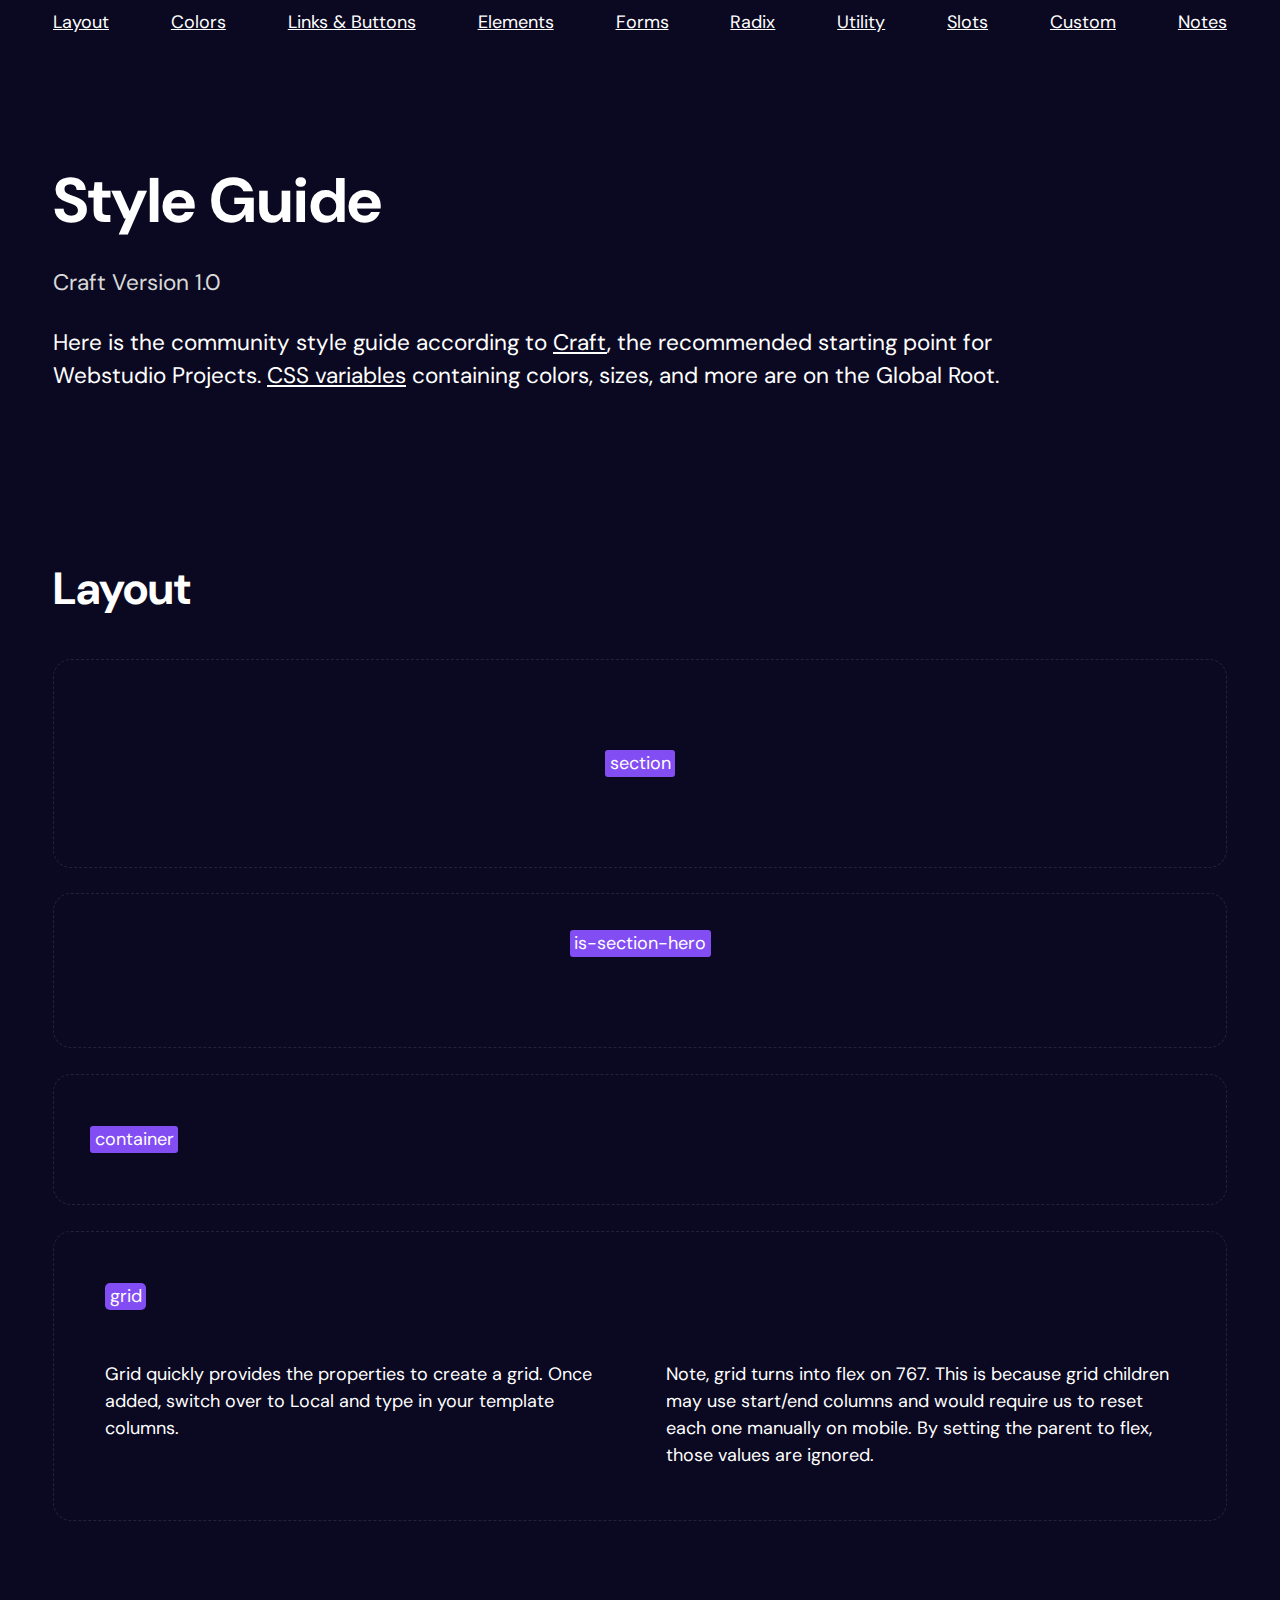
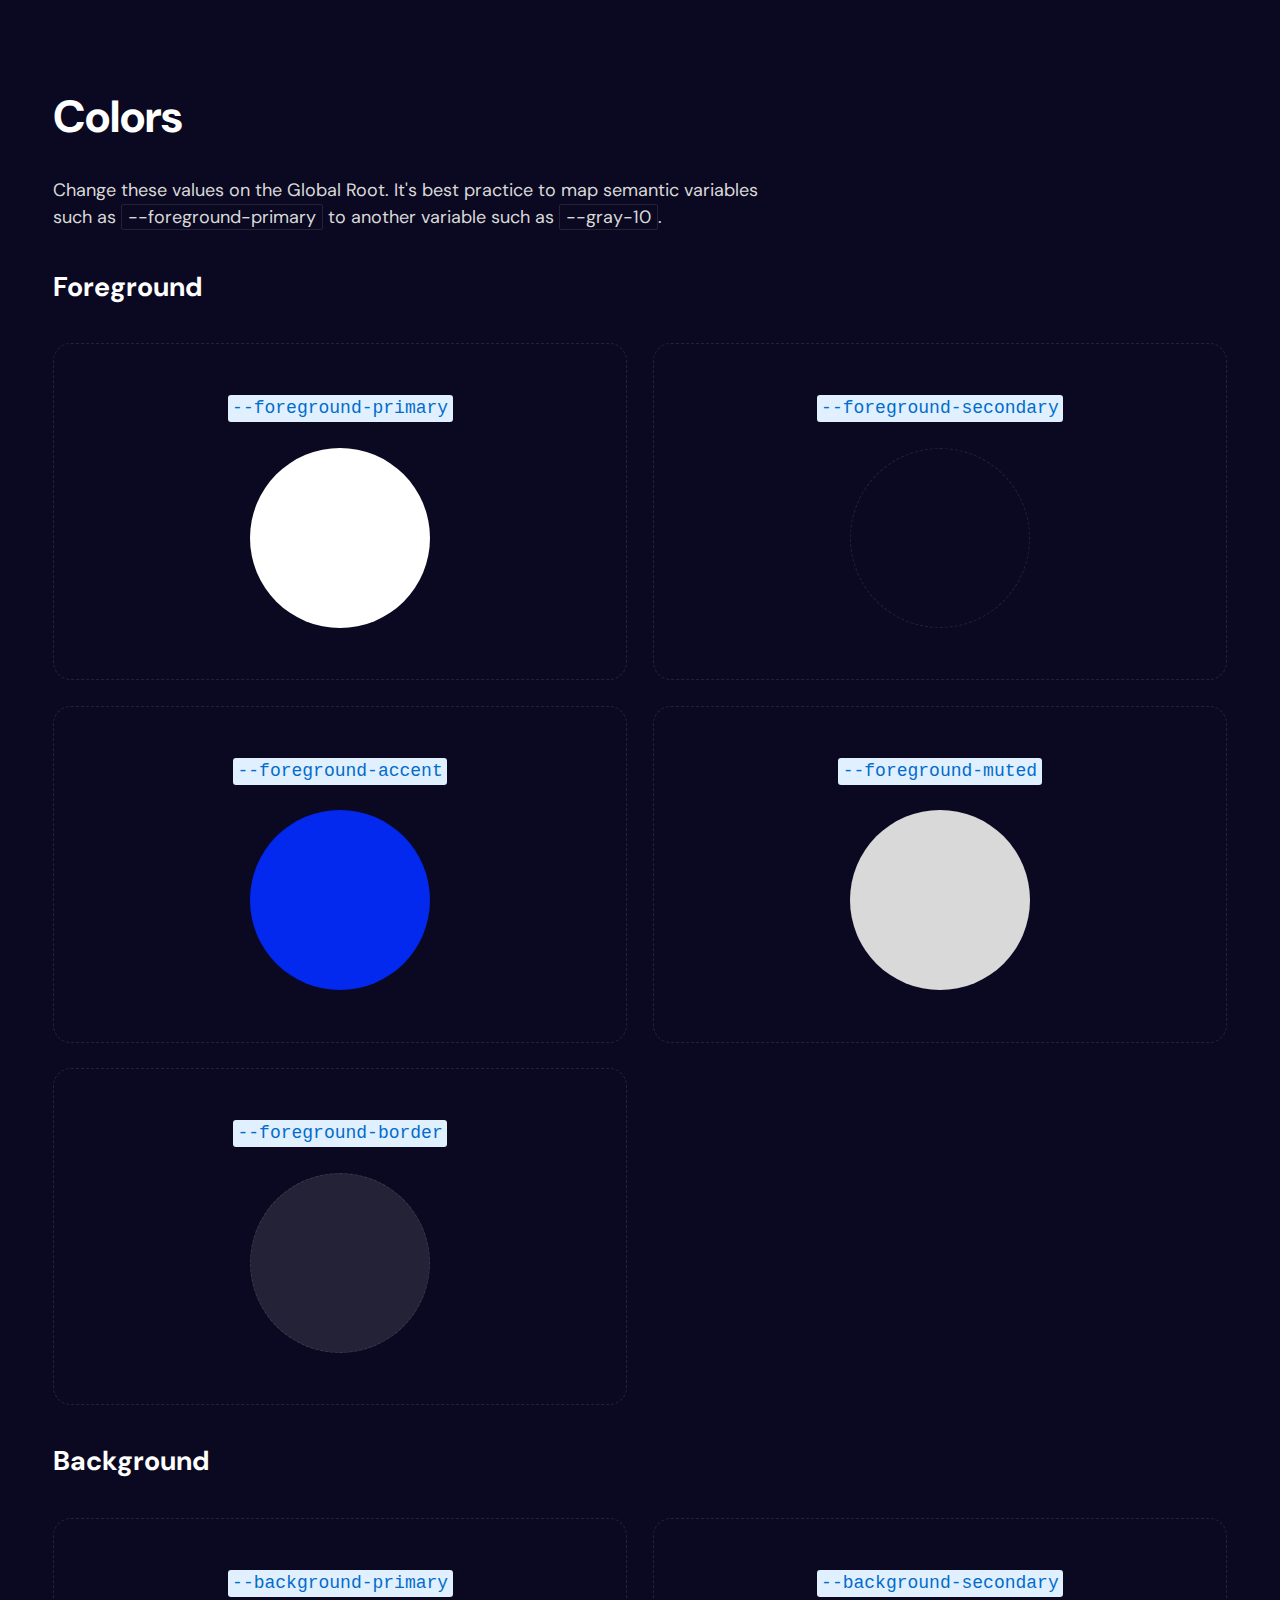
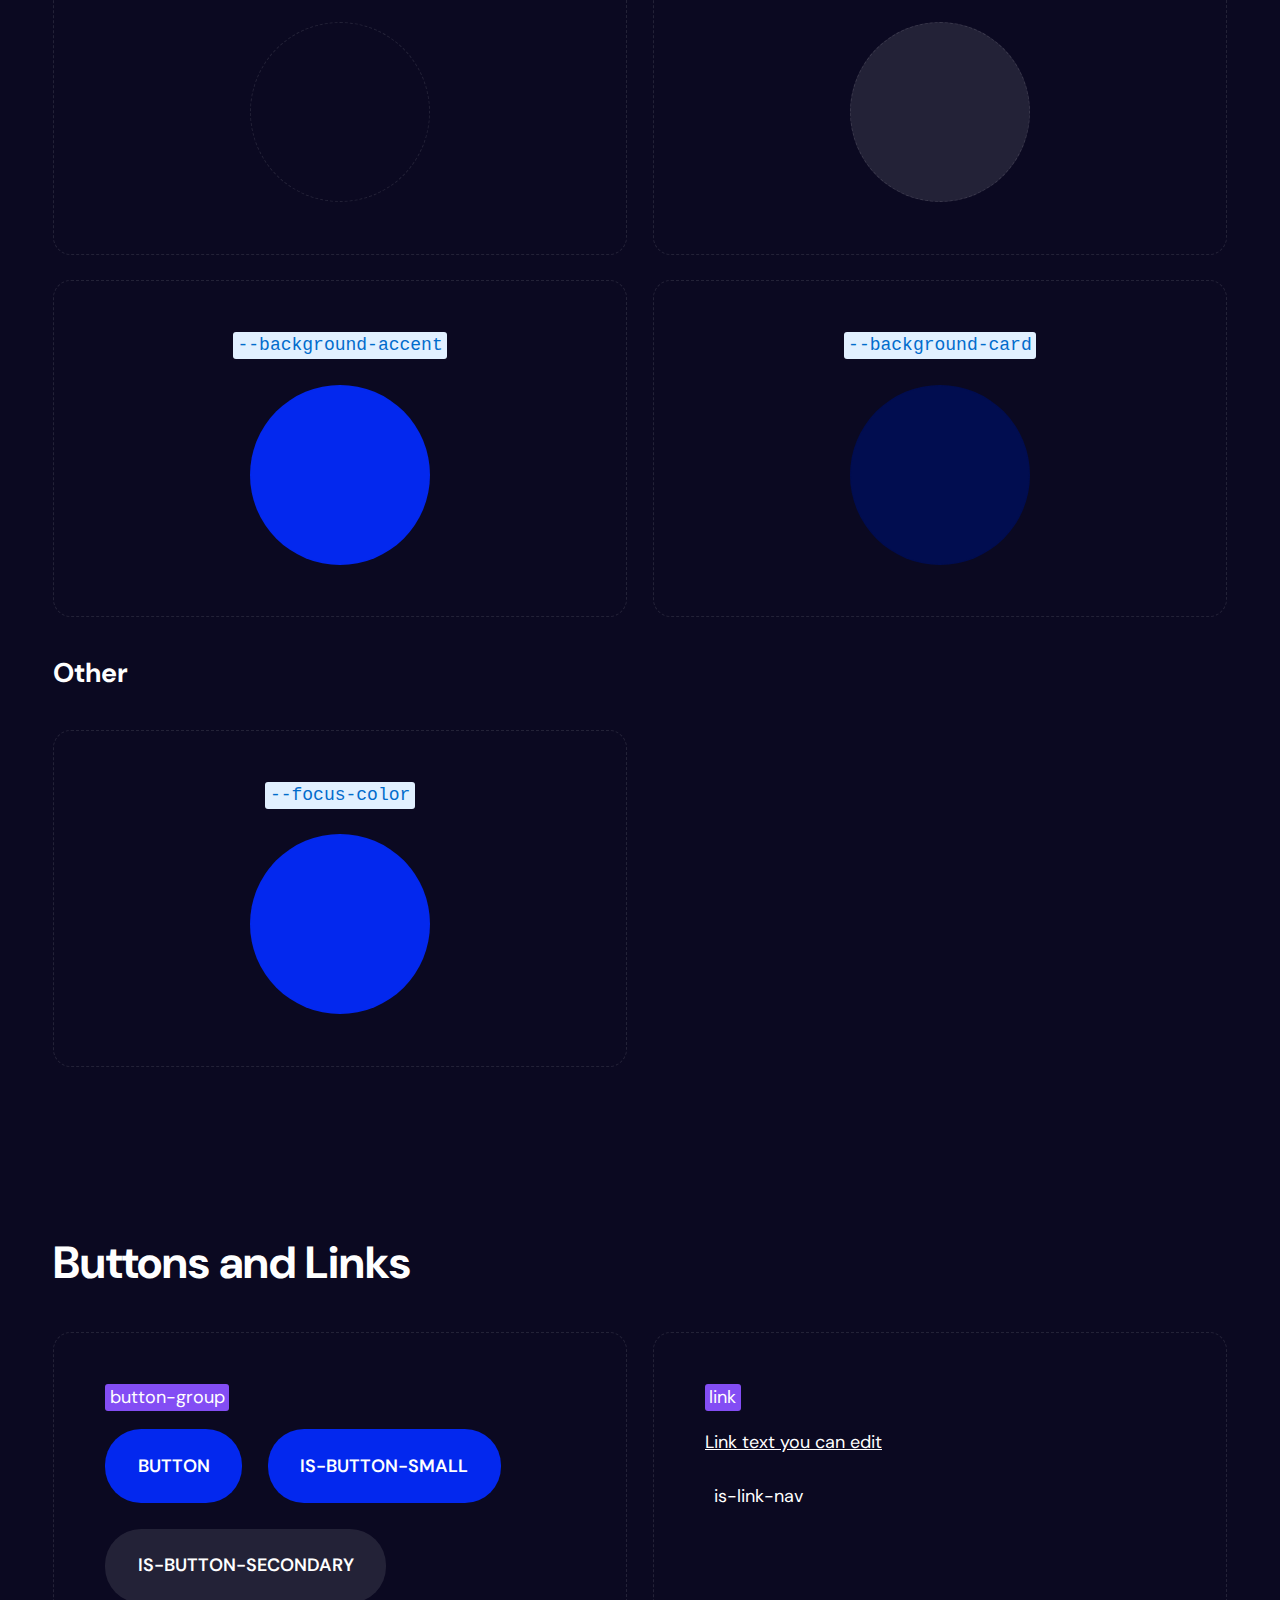
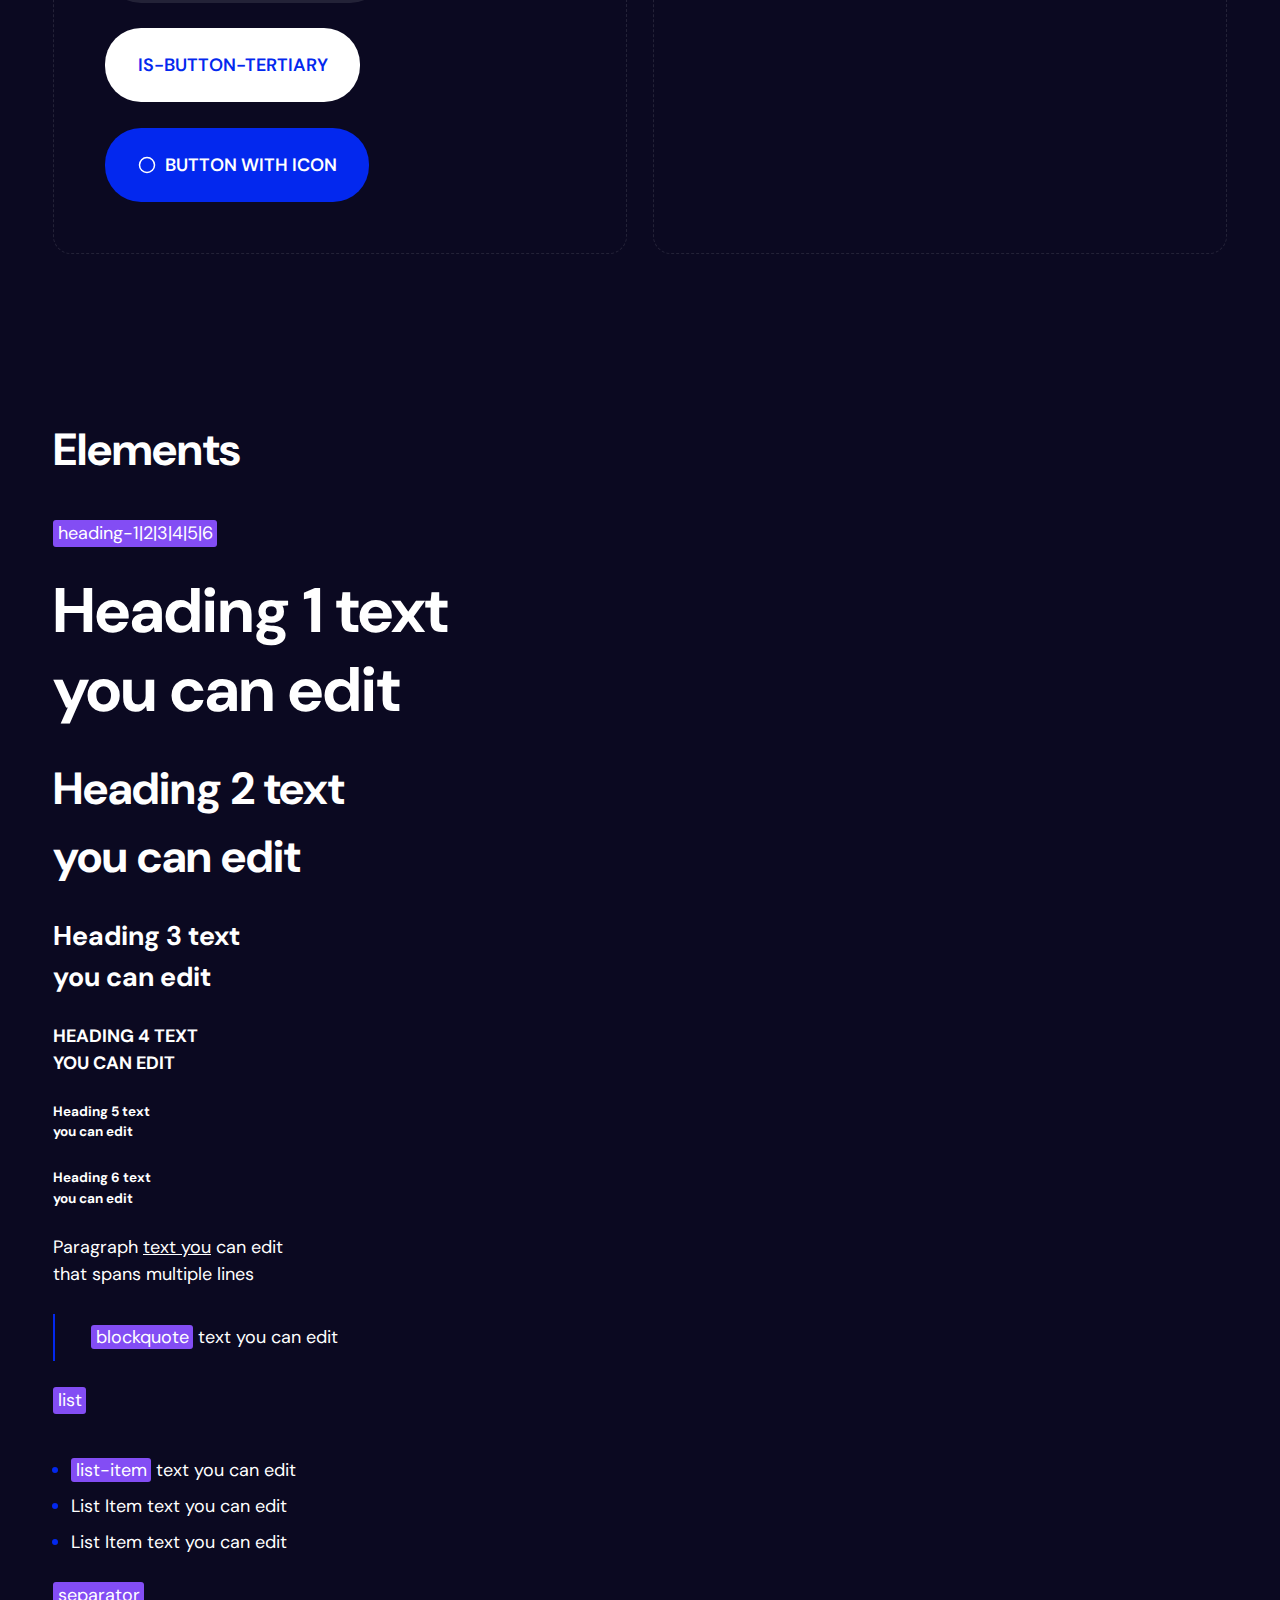
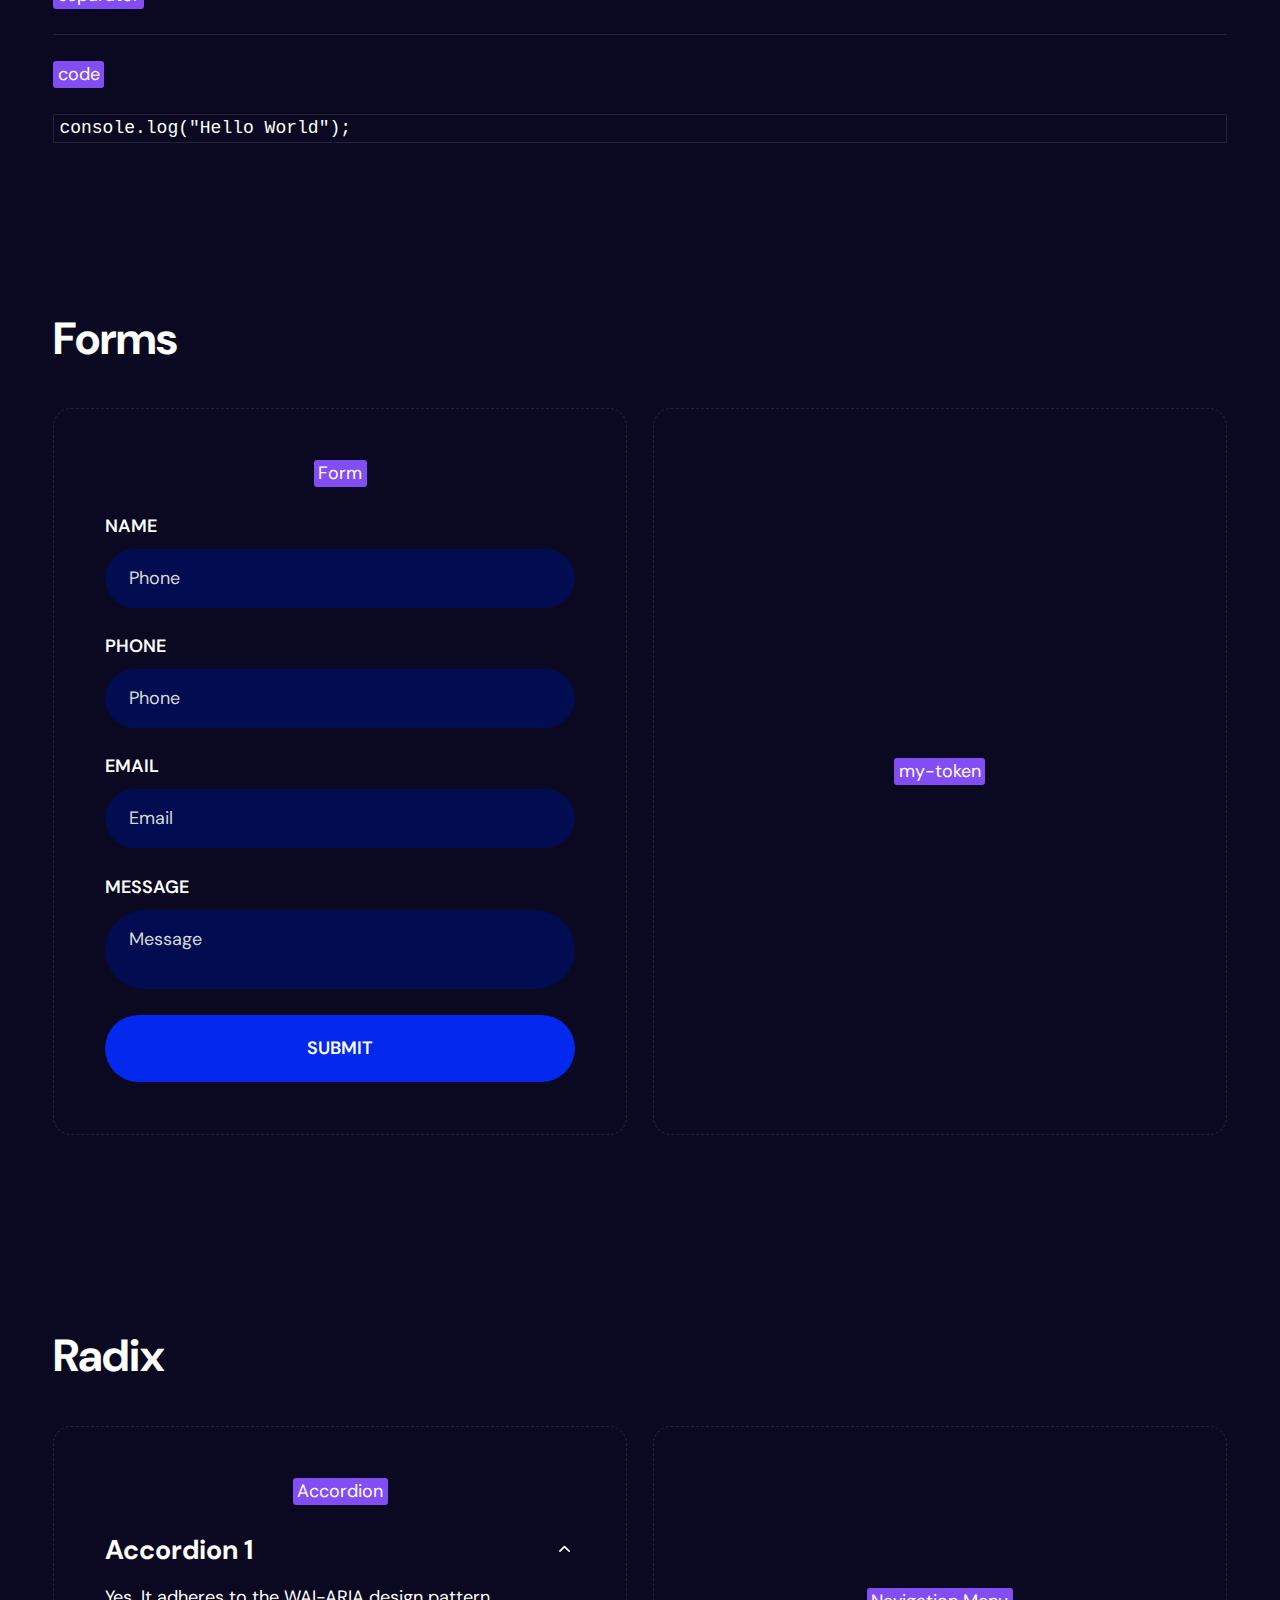
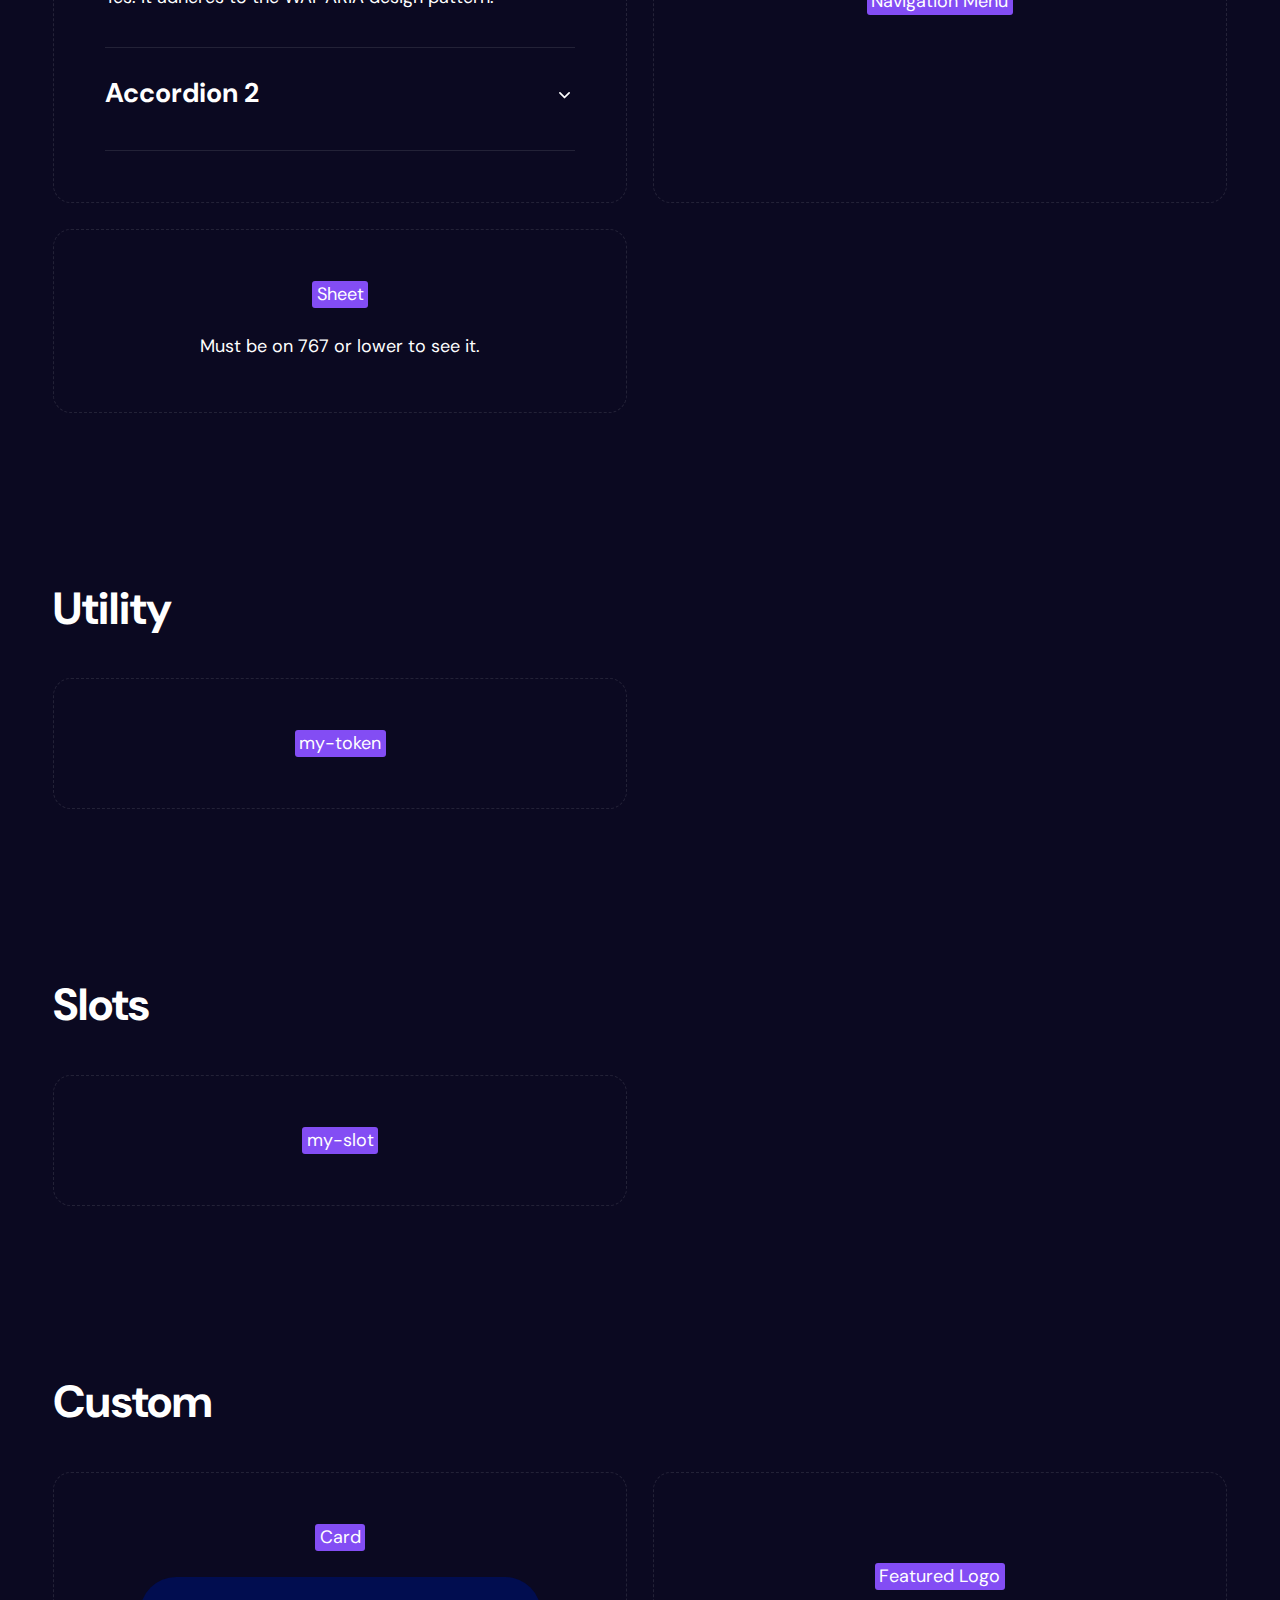
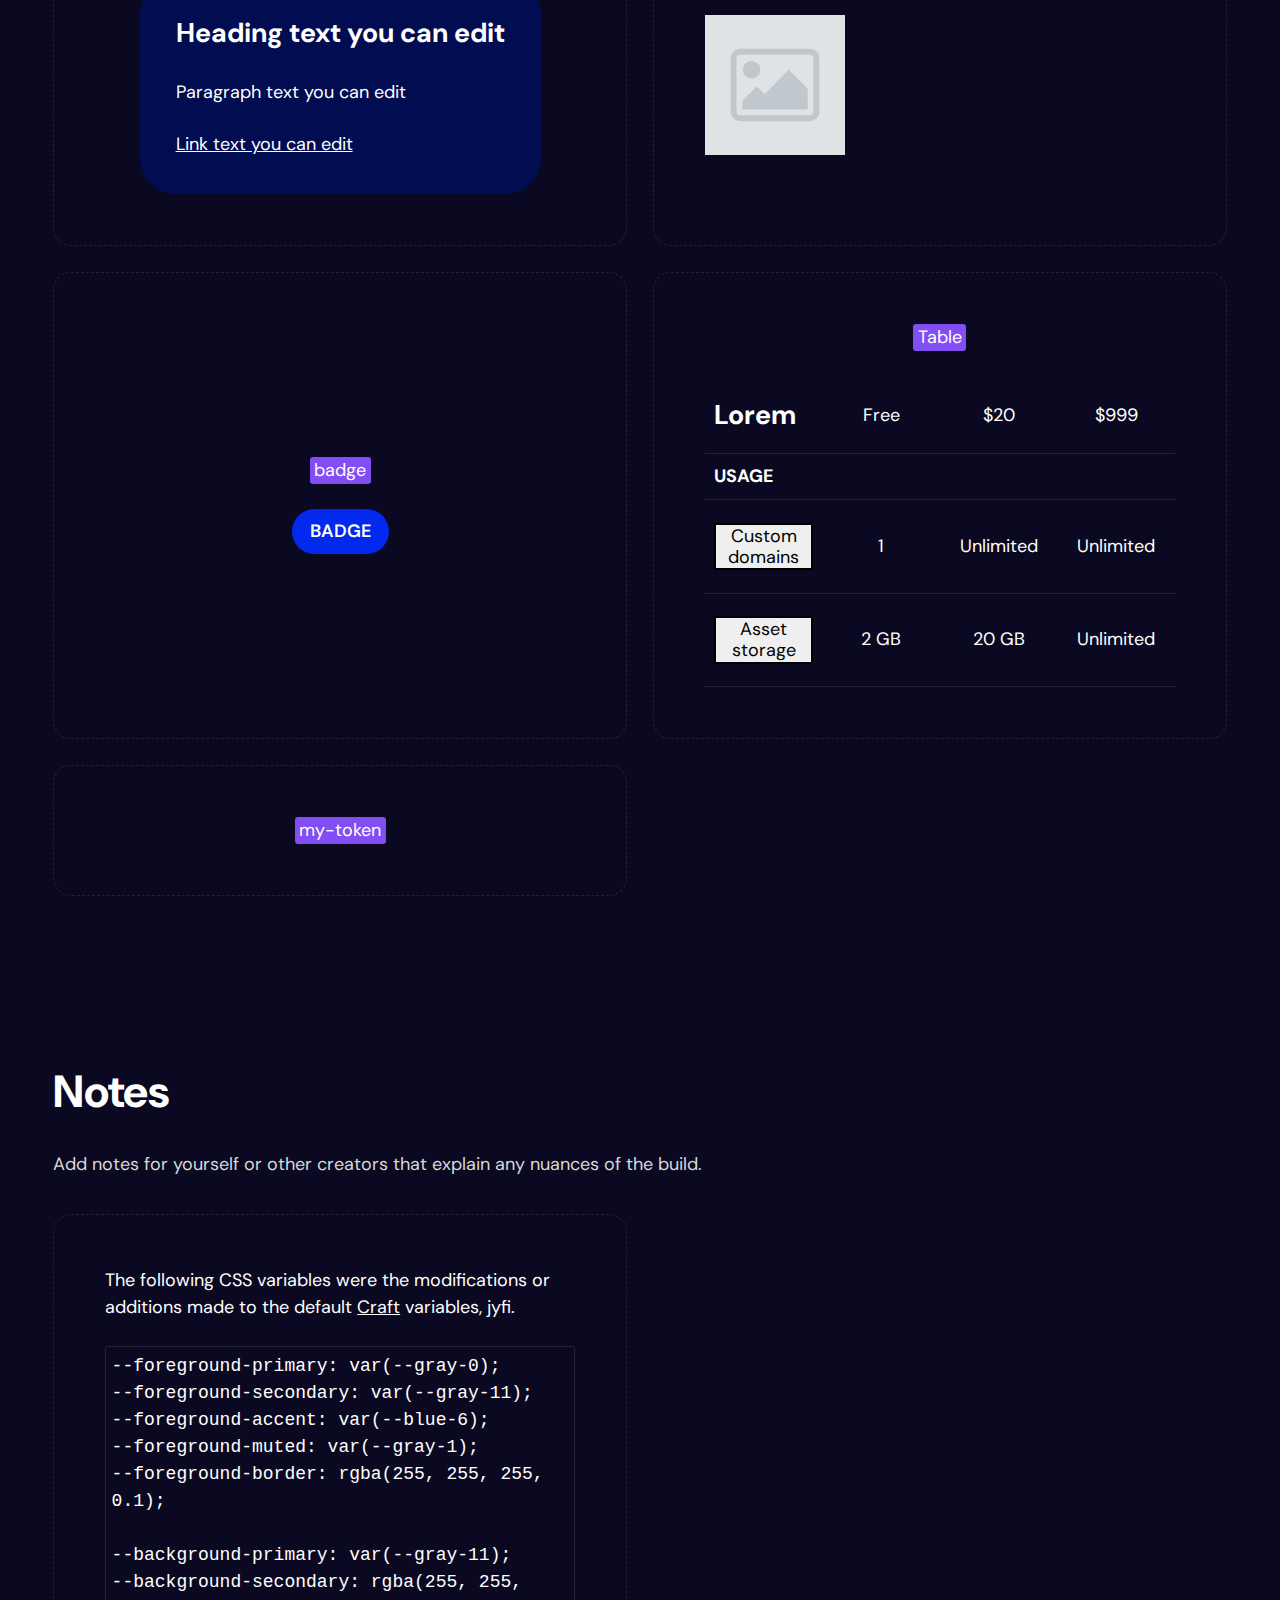
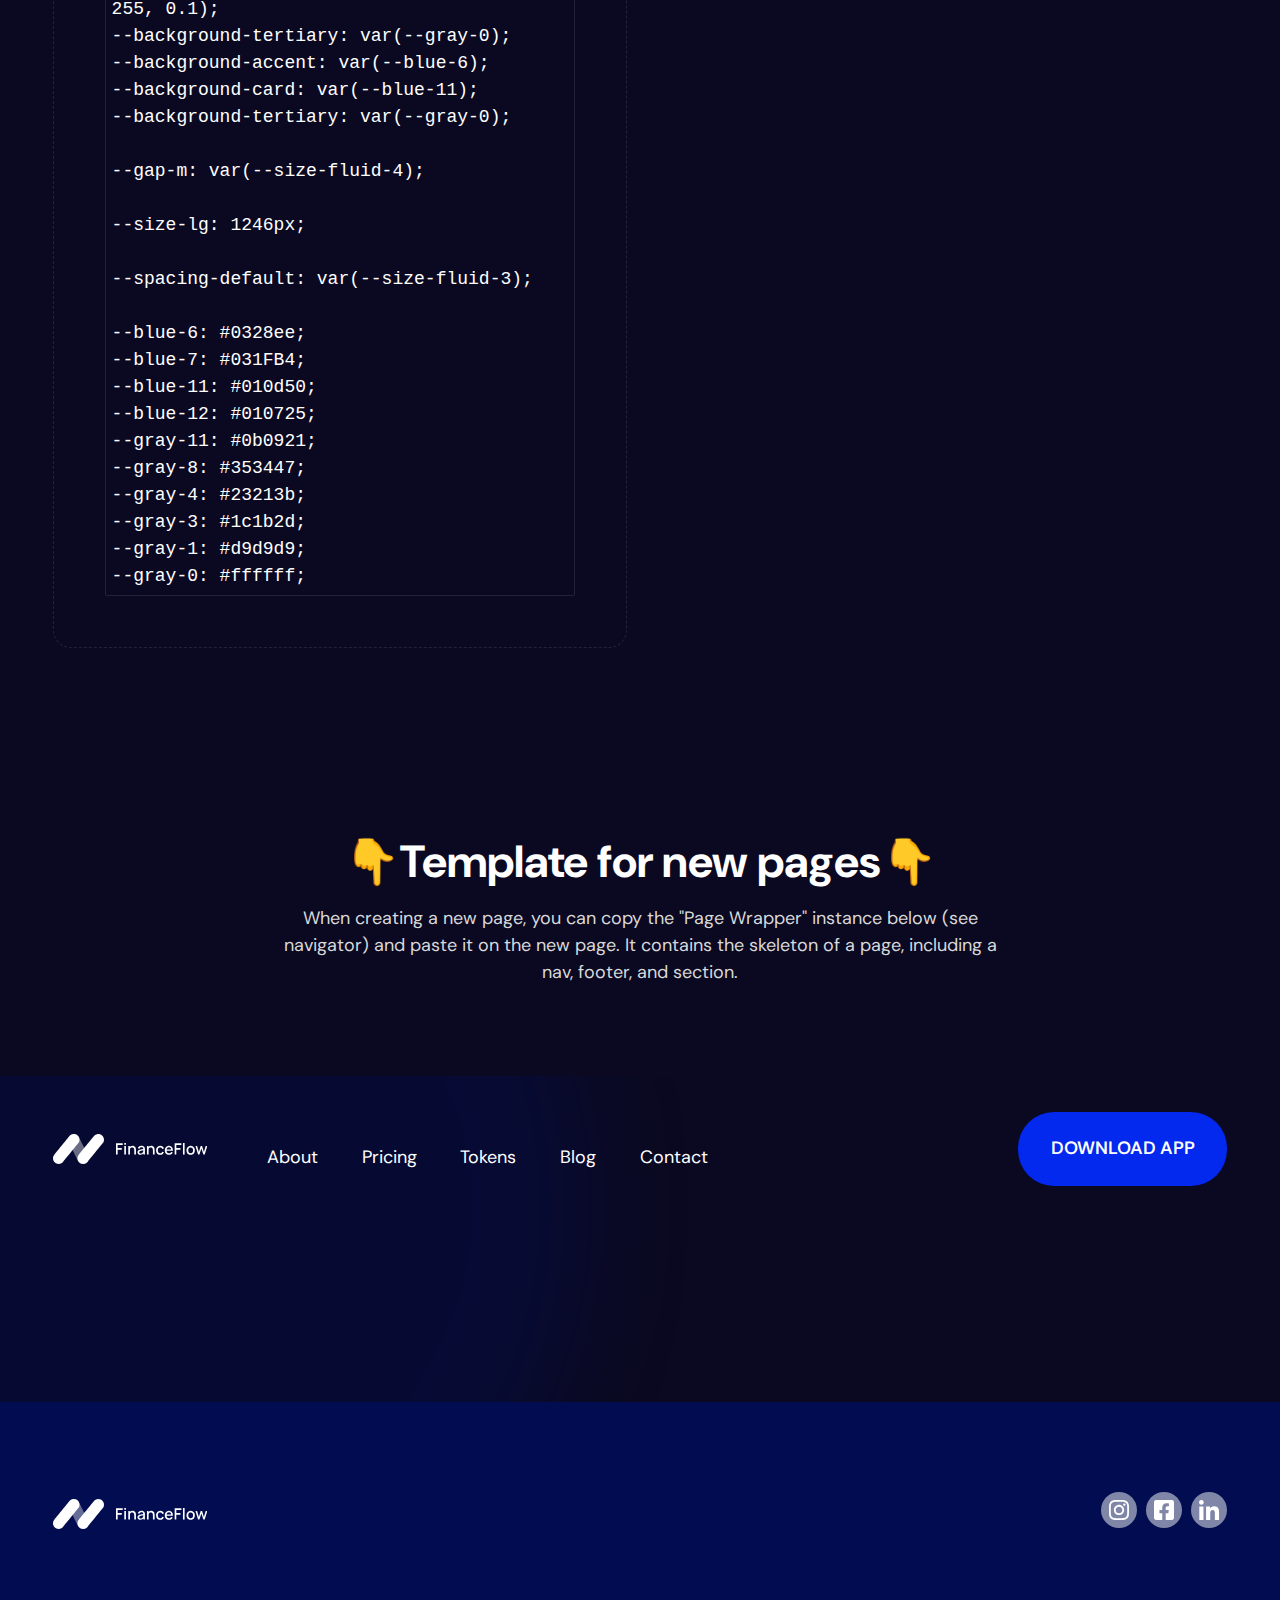
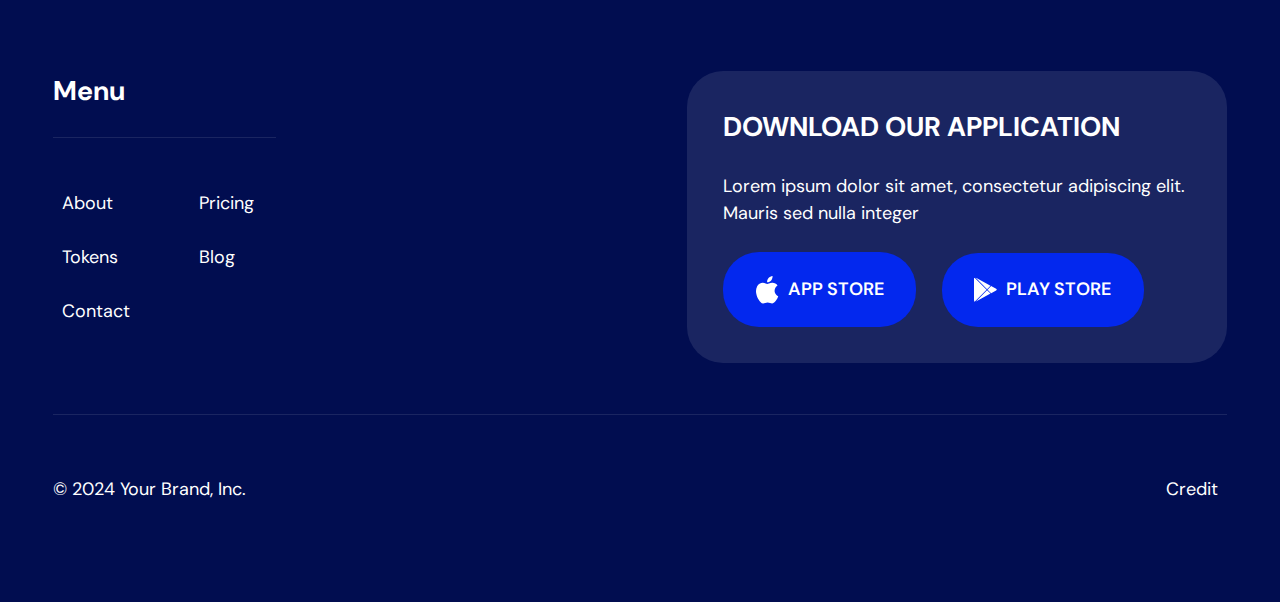
<file: style-guide/index.html>
<!doctype html>
<html
  lang="en"
  data-ws-project="86d9e59b-1a58-4116-9b17-a78411d0841c"
  data-ws-last-published="2026-02-02T17:48:40.725Z"
>
  <head>
    <link
      rel="stylesheet"
      type="text/css"
      href="/assets/static/app_generated_index-6937cd5a.DmkHSQee.css"
    />
    <meta charset="UTF-8" />
    <meta name="viewport" content="width=device-width,initial-scale=1" />
    <link
      rel="preload"
      as="image"
      imagesrcset="/assets/60e4a1e73807564ccfe7fb93_logo-crypto-template.svg_zR1h3QR4r78FpepZm69lD.svg 16w, /assets/60e4a1e73807564ccfe7fb93_logo-crypto-template.svg_zR1h3QR4r78FpepZm69lD.svg 32w, /assets/60e4a1e73807564ccfe7fb93_logo-crypto-template.svg_zR1h3QR4r78FpepZm69lD.svg 48w, /assets/60e4a1e73807564ccfe7fb93_logo-crypto-template.svg_zR1h3QR4r78FpepZm69lD.svg 64w, /assets/60e4a1e73807564ccfe7fb93_logo-crypto-template.svg_zR1h3QR4r78FpepZm69lD.svg 96w, /assets/60e4a1e73807564ccfe7fb93_logo-crypto-template.svg_zR1h3QR4r78FpepZm69lD.svg 128w, /assets/60e4a1e73807564ccfe7fb93_logo-crypto-template.svg_zR1h3QR4r78FpepZm69lD.svg 256w, /assets/60e4a1e73807564ccfe7fb93_logo-crypto-template.svg_zR1h3QR4r78FpepZm69lD.svg 384w"
      imagesizes="100vw"
    />
    <link rel="icon" href="/assets/logo_r1qaJQiri6sK3rPyq-Sar.svg" />
    <link
      rel="preload"
      href="/assets/DMSans-VariableFont_opsz_wght__6AYEf42h6baL3cdAc77f.ttf"
      as="font"
      crossorigin="anonymous"
    />
    <link
      rel="preload"
      href="/assets/Group_kCTIep--Fowuzx8m9sVEU.svg"
      as="image"
    />
    <link
      rel="preload"
      href="/assets/bg-top-left_iDPdUzP3CXomJM1M8FrN6.svg"
      as="image"
    />
    <meta property="og:url" content="https://url/style-guide" />
    <meta property="og:title" content="Untitled" />
    <meta property="og:type" content="website" />
    <meta property="twitter:card" content="summary_large_image" />
    <title>Untitled</title>
  </head>
  <body id="top" class="w-body">
    <div class="w-box cna0hdz c1mzb2kd">
      <div
        class="w-box c1357293 c9jnjeu c11gzs80 c1fd0kk1 czr2pxy c155uc7w cry9bxc c1lfjoq7 c1778y6x c1wt8a7g c11ykhog c1kt5iwx"
      >
        <div class="w-box cry9bxc c1lfjoq7 c1z0l37u c1ml0hr7 cbmc0x9">
          <h1
            class="w-heading c11nr3ex c11dowh9 c32myit cwrra4i cizucda c10r87ok c1dhz37v"
          >
            Style Guide
          </h1>
          <div class="w-text c1nkzcyu c91x88d">Craft Version 1.0</div>
          <p class="w-paragraph cz5g8eb c1nkzcyu">
            Here is the community style guide according to
            <a
              href="https://docs.webstudio.is/university/craft"
              target="_blank"
              class="w-rich-text-link c1umvwl9 cld4m44 cl60rel czukzo6"
              >Craft</a
            >, the recommended starting point for Webstudio Projects.
            <a
              href="https://docs.webstudio.is/university/foundations/css-variables"
              target="_blank"
              class="w-rich-text-link c1umvwl9 cld4m44 cl60rel czukzo6"
              >CSS variables</a
            >
            containing colors, sizes, and more are on the Global Root.
          </p>
        </div>
        <div
          id="layout"
          class="w-box cry9bxc c1lfjoq7 cdq89vd c1tcoltv c1778y6x"
        >
          <div class="w-box cry9bxc c1lfjoq7 c1z0l37u c1ml0hr7 cbmc0x9">
            <h2 class="w-heading c1dxq9cf c11dowh9 c32myit cwrra4i c12y6bqh">
              Layout
            </h2>
          </div>
          <div class="w-box copqmak c9sypx0 c1w3ahi2 c3zdkj3 c1lcvbhc">
            <div
              class="w-box c12n5uks csb0ifw cg5j03k c8od1c4 cry9bxc c1qyy4dh ct02u4h cna0hdz c1mzb2kd c1vaudkt cci8rp4 c1fhkm63 clv8gve c1lfjoq7 cll3pt2 c1gy5yet c1qdn8k2"
            >
              <div
                class="w-text c13hpgo3 cbvffy can94pj c1p3n7hw c1qom380 c1pn4vw7 cczo11 c1tnvyeo c1pm51o8 c18tatc1"
              >
                section
              </div>
            </div>
            <div
              class="w-box c12n5uks csb0ifw cg5j03k c8od1c4 cry9bxc c1qyy4dh ct02u4h cfvl0bs c1mzb2kd c1vaudkt cci8rp4 c1fhkm63 clv8gve c1lfjoq7 cll3pt2 c1gy5yet c1qdn8k2"
            >
              <div
                class="w-text c13hpgo3 cbvffy can94pj c1p3n7hw c1qom380 c1pn4vw7 cczo11 c1tnvyeo c1pm51o8 c18tatc1"
              >
                is-section-hero
              </div>
            </div>
            <div
              class="w-box c12n5uks csb0ifw cg5j03k c8od1c4 cry9bxc c1778y6x c1wt8a7g c2keyc8 cnkorcr c1fd0kk1 c11gzs80 c1fhkm63 clv8gve c1lfjoq7 c1s46o9r cdczzub c1357293 c9jnjeu czr2pxy c155uc7w c1qdn8k2"
            >
              <div
                class="w-text c13hpgo3 cbvffy can94pj c1p3n7hw c1qom380 c1pn4vw7 cczo11 c1tnvyeo c1pm51o8 c18tatc1"
              >
                container
              </div>
            </div>
            <div
              class="w-box c12n5uks csb0ifw cg5j03k c8od1c4 copqmak c1vrexag ct02u4h c1fhkm63 clv8gve c1lfjoq7 c1s46o9r c1cdc69r c1f64byh co2qwzx c1qdn8k2 c1g7fxd7 cx6c9kw c174sw29"
            >
              <div class="w-box c7rvndl c2w8hv4">
                <div
                  class="w-text c13hpgo3 c1umavhe caipwxg cbvffy can94pj c1b1clqm cir85gx c1qom380 cr8yqfm c1ufwdzl c5blvcv cml0h3f c5m8ase clv8gve"
                >
                  grid
                </div>
              </div>
              <div class="w-box">
                <p class="w-paragraph">
                  Grid quickly provides the properties to create a grid. Once
                  added, switch over to Local and type in your template columns.
                </p>
              </div>
              <div class="w-box">
                <p class="w-paragraph">
                  Note, grid turns into flex on 767. This is because grid
                  children may use start/end columns and would require us to
                  reset each one manually on mobile. By setting the parent to
                  flex, those values are ignored.
                </p>
              </div>
            </div>
          </div>
        </div>
        <div
          id="colors"
          class="w-box cry9bxc c1lfjoq7 cdq89vd c1tcoltv c1778y6x"
        >
          <div class="w-box cry9bxc c1lfjoq7 c1z0l37u c1ml0hr7 cbmc0x9">
            <h2 class="w-heading c1dxq9cf c11dowh9 c32myit cwrra4i c12y6bqh">
              Colors
            </h2>
            <p class="w-paragraph c91x88d c1rco612">
              Change these values on the Global Root. It&#x27;s best practice to
              map semantic variables such as
              <span
                class="w-text-1 c2i0393 c19evryj cntnubm c16hrg7f c12vy3a5 cuwcd3w c182r5t9 c27bbqk"
                >--foreground-primary</span
              >
              to another variable such as
              <span
                class="w-text-1 c2i0393 c19evryj cntnubm c16hrg7f c12vy3a5 cuwcd3w c182r5t9 c27bbqk"
                >--gray-10</span
              >.
            </p>
          </div>
          <h3 class="w-heading cuoke4w c11dowh9 c32myit cwrra4i c12y6bqh">
            Foreground
          </h3>
          <div class="w-box copqmak c1f64byh c1w3ahi2 c3zdkj3 c1lcvbhc">
            <div
              class="w-box c12n5uks csb0ifw cg5j03k c8od1c4 cry9bxc c1qyy4dh ct02u4h c1fhkm63 clv8gve c1lfjoq7 cll3pt2 c1gy5yet c1qdn8k2 c1g7fxd7"
            >
              <div
                class="w-text c1oa4dlv cbvffy can94pj cjid75y c1qom380 c1pn4vw7 cczo11 c1tnvyeo c1pm51o8 c18tatc1 c16x0h2l"
              >
                --foreground-primary
              </div>
              <div
                class="w-box cagnu3j c1cx42qj c1nj04wn c1nitjp7 c195lvp6 c1hr6a6t c1s9lq31 c12y6bqh c6pvryr"
              ></div>
            </div>
            <div
              class="w-box c12n5uks csb0ifw cg5j03k c8od1c4 cry9bxc c1qyy4dh ct02u4h c1fhkm63 clv8gve c1lfjoq7 cll3pt2 c1gy5yet c1qdn8k2 c1g7fxd7"
            >
              <div
                class="w-text c1oa4dlv cbvffy can94pj cjid75y c1qom380 c1pn4vw7 cczo11 c1tnvyeo c1pm51o8 c18tatc1 c16x0h2l"
              >
                --foreground-secondary
              </div>
              <div
                class="w-box cagnu3j c1cx42qj c1nj04wn c1nitjp7 c195lvp6 c1hr6a6t c1s9lq31 c1bd9ep2 c1qdn8k2"
              ></div>
            </div>
            <div
              class="w-box c12n5uks csb0ifw cg5j03k c8od1c4 cry9bxc c1qyy4dh ct02u4h c1fhkm63 clv8gve c1lfjoq7 cll3pt2 c1gy5yet c1qdn8k2 c1g7fxd7"
            >
              <div
                class="w-text c1oa4dlv cbvffy can94pj cjid75y c1qom380 c1pn4vw7 cczo11 c1tnvyeo c1pm51o8 c18tatc1 c16x0h2l"
              >
                --foreground-accent
              </div>
              <div
                class="w-box cagnu3j c1cx42qj c1nj04wn c1nitjp7 c195lvp6 c1hr6a6t c1s9lq31 cpp0nin c6pvryr"
              ></div>
            </div>
            <div
              class="w-box c12n5uks csb0ifw cg5j03k c8od1c4 cry9bxc c1qyy4dh ct02u4h c1fhkm63 clv8gve c1lfjoq7 cll3pt2 c1gy5yet c1qdn8k2 c1g7fxd7"
            >
              <div
                class="w-text c1oa4dlv cbvffy can94pj cjid75y c1qom380 c1pn4vw7 cczo11 c1tnvyeo c1pm51o8 c18tatc1 c16x0h2l"
              >
                --foreground-muted
              </div>
              <div
                class="w-box cagnu3j c1cx42qj c1nj04wn c1nitjp7 c195lvp6 c1hr6a6t c1s9lq31 czt9u4x c6pvryr"
              ></div>
            </div>
            <div
              class="w-box c12n5uks csb0ifw cg5j03k c8od1c4 cry9bxc c1qyy4dh ct02u4h c1fhkm63 clv8gve c1lfjoq7 cll3pt2 c1gy5yet c1qdn8k2 c1g7fxd7"
            >
              <div
                class="w-text c1oa4dlv cbvffy can94pj cjid75y c1qom380 c1pn4vw7 cczo11 c1tnvyeo c1pm51o8 c18tatc1 c16x0h2l"
              >
                --foreground-border
              </div>
              <div
                class="w-box cagnu3j c1cx42qj c1nj04wn c1nitjp7 c195lvp6 c1hr6a6t c1s9lq31 cchda18 c6pvryr"
              ></div>
            </div>
          </div>
          <h3 class="w-heading cuoke4w c11dowh9 c32myit cwrra4i c12y6bqh">
            Background
          </h3>
          <div class="w-box copqmak c1f64byh c1w3ahi2 c3zdkj3 c1lcvbhc">
            <div
              class="w-box c12n5uks csb0ifw cg5j03k c8od1c4 cry9bxc c1qyy4dh ct02u4h c1fhkm63 clv8gve c1lfjoq7 cll3pt2 c1gy5yet c1qdn8k2 c1g7fxd7"
            >
              <div
                class="w-text c1oa4dlv cbvffy can94pj cjid75y c1qom380 c1pn4vw7 cczo11 c1tnvyeo c1pm51o8 c18tatc1 c16x0h2l"
              >
                --background-primary
              </div>
              <div
                class="w-box cagnu3j c1cx42qj c1nj04wn c1nitjp7 c195lvp6 c1hr6a6t c1s9lq31 cvgv9nf c1qdn8k2"
              ></div>
            </div>
            <div
              class="w-box c12n5uks csb0ifw cg5j03k c8od1c4 cry9bxc c1qyy4dh ct02u4h c1fhkm63 clv8gve c1lfjoq7 cll3pt2 c1gy5yet c1qdn8k2 c1g7fxd7"
            >
              <div
                class="w-text c1oa4dlv cbvffy can94pj cjid75y c1qom380 c1pn4vw7 cczo11 c1tnvyeo c1pm51o8 c18tatc1 c16x0h2l"
              >
                --background-secondary
              </div>
              <div
                class="w-box cagnu3j c1cx42qj c1nj04wn c1nitjp7 c195lvp6 c1hr6a6t c1s9lq31 c1llqm3g c6pvryr"
              ></div>
            </div>
            <div
              class="w-box c12n5uks csb0ifw cg5j03k c8od1c4 cry9bxc c1qyy4dh ct02u4h c1fhkm63 clv8gve c1lfjoq7 cll3pt2 c1gy5yet c1qdn8k2 c1g7fxd7"
            >
              <div
                class="w-text c1oa4dlv cbvffy can94pj cjid75y c1qom380 c1pn4vw7 cczo11 c1tnvyeo c1pm51o8 c18tatc1 c16x0h2l"
              >
                --background-accent
              </div>
              <div
                class="w-box cagnu3j c1cx42qj c1nj04wn c1nitjp7 c195lvp6 c1hr6a6t c1s9lq31 c1iv8y8b c6pvryr"
              ></div>
            </div>
            <div
              class="w-box c12n5uks csb0ifw cg5j03k c8od1c4 cry9bxc c1qyy4dh ct02u4h c1fhkm63 clv8gve c1lfjoq7 cll3pt2 c1gy5yet c1qdn8k2 c1g7fxd7"
            >
              <div
                class="w-text c1oa4dlv cbvffy can94pj cjid75y c1qom380 c1pn4vw7 cczo11 c1tnvyeo c1pm51o8 c18tatc1 c16x0h2l"
              >
                --background-card
              </div>
              <div
                class="w-box cagnu3j c1cx42qj c1nj04wn c1nitjp7 c195lvp6 c1hr6a6t c1s9lq31 cow0ixc c6pvryr"
              ></div>
            </div>
          </div>
          <h3 class="w-heading cuoke4w c11dowh9 c32myit cwrra4i c12y6bqh">
            Other
          </h3>
          <div class="w-box copqmak c1f64byh c1w3ahi2 c3zdkj3 c1lcvbhc">
            <div
              class="w-box c12n5uks csb0ifw cg5j03k c8od1c4 cry9bxc c1qyy4dh ct02u4h c1fhkm63 clv8gve c1lfjoq7 cll3pt2 c1gy5yet c1qdn8k2 c1g7fxd7"
            >
              <div
                class="w-text c1oa4dlv cbvffy can94pj cjid75y c1qom380 c1pn4vw7 cczo11 c1tnvyeo c1pm51o8 c18tatc1 c16x0h2l"
              >
                --focus-color
              </div>
              <div
                class="w-box cagnu3j c1cx42qj c1nj04wn c1nitjp7 c195lvp6 c1hr6a6t c1s9lq31 c17o0p2u c6pvryr"
              ></div>
            </div>
          </div>
        </div>
        <div
          id="links-buttons"
          class="w-box cry9bxc c1lfjoq7 cdq89vd c1tcoltv c1778y6x"
        >
          <div class="w-box cry9bxc c1lfjoq7 c1z0l37u c1ml0hr7 cbmc0x9">
            <h2 class="w-heading c1dxq9cf c11dowh9 c32myit cwrra4i c12y6bqh">
              Buttons and Links
            </h2>
          </div>
          <div class="w-box copqmak c1f64byh c1w3ahi2 c3zdkj3 c1lcvbhc">
            <div
              class="w-box c12n5uks csb0ifw cg5j03k c8od1c4 cry9bxc c16xs6ny c1wt8a7g c1fhkm63 clv8gve c1lfjoq7 c133lpx4 c14u5o53 c1qdn8k2 c1g7fxd7"
            >
              <div
                class="w-text c13hpgo3 cbvffy can94pj c1p3n7hw c1qom380 c1pn4vw7 cczo11 c1tnvyeo c1pm51o8 c18tatc1"
              >
                button-group
              </div>
              <div
                class="w-box cry9bxc c1qyy4dh c1wt8a7g c10zkoym ct8c5y2 c15cml01 c174sw29 c1xf7czk"
              >
                <a
                  class="w-link c1umvwl9 c188j2zq cihfpxt cb4vmi8 c1j33arz c1r2vfc1 cgl7u82 crlid6h caoqbwa c1aguln c135vpv5 cl7jefz c1cb3y4c csru8nn c1qyy4dh ct02u4h c1md20bl c1e892th c1qom380 c1vamubz c1c9nyn co9inq6 c18nx7en c13zjl4p codg43x cl60rel czukzo6 ct789b3 chtpy1z c1qtvx9w c5h5y5y chgk7uj c1xf7czk"
                  href="#"
                  >button</a
                ><a
                  class="w-link c1umvwl9 c188j2zq cihfpxt cb4vmi8 c1j33arz c1r2vfc1 cgl7u82 crlid6h caoqbwa c1aguln c135vpv5 cl7jefz c1cb3y4c csru8nn c1qyy4dh ct02u4h c1md20bl c1e892th c1qom380 c1vamubz c1c9nyn co9inq6 c18nx7en c13zjl4p codg43x cl60rel czukzo6 ct789b3 chtpy1z c1qtvx9w c5h5y5y chgk7uj c1xf7czk"
                  href="#"
                  >is-button-small</a
                ><a
                  class="w-link c15dw1qs c1luivi9 cihfpxt cb4vmi8 c1j33arz c1r2vfc1 cgl7u82 crlid6h caoqbwa c1aguln c135vpv5 cl7jefz c1cb3y4c csru8nn c1qyy4dh ct02u4h c1md20bl c1e892th c1qom380 c1vamubz c1c9nyn co9inq6 c18nx7en c13zjl4p codg43x cl60rel czukzo6 c19n4kum chtpy1z c1qtvx9w c5h5y5y chgk7uj c1xf7czk"
                  href="#"
                  >is-button-secondary</a
                ><a
                  class="w-link c3o3x3n c1v98g1n cihfpxt cb4vmi8 c1j33arz c1r2vfc1 cgl7u82 crlid6h caoqbwa c1aguln c135vpv5 cl7jefz c1cb3y4c csru8nn c1qyy4dh ct02u4h c1md20bl c1e892th c1qom380 c1vamubz c1c9nyn co9inq6 c18nx7en c13zjl4p codg43x cl60rel czukzo6 ct789b3 c1170qfo chtpy1z c1qtvx9w c5h5y5y chgk7uj c1xf7czk"
                  href="#"
                  >is-button-Tertiary</a
                ><a
                  class="w-link c1umvwl9 c188j2zq cihfpxt cb4vmi8 c1j33arz c1r2vfc1 cgl7u82 crlid6h caoqbwa c1aguln c135vpv5 cl7jefz c1cb3y4c csru8nn c1qyy4dh ct02u4h c1md20bl c1e892th c1qom380 c1vamubz c1c9nyn co9inq6 c18nx7en c13zjl4p codg43x cl60rel czukzo6 ct789b3 chtpy1z c1qtvx9w c5h5y5y chgk7uj c1xf7czk"
                  href="#"
                  ><div
                    class="w-html-embed csru8nn ch2prsz cg4iiql c1qyy4dh ct02u4h"
                  >
                    <svg
                      xmlns="http://www.w3.org/2000/svg"
                      width="24"
                      height="24"
                      viewBox="0 0 24 24"
                      fill="none"
                      stroke="currentColor"
                      stroke-width="2"
                      stroke-linecap="round"
                      stroke-linejoin="round"
                    >
                      <circle cx="12" cy="12" r="10"></circle>
                    </svg>
                  </div>
                  <span class="w-text">button with icon</span></a
                >
              </div>
            </div>
            <div
              class="w-box c12n5uks csb0ifw cg5j03k c8od1c4 cry9bxc c16xs6ny c1wt8a7g c1fhkm63 clv8gve c1lfjoq7 c133lpx4 c14u5o53 c1qdn8k2 c1g7fxd7"
            >
              <div
                class="w-text c13hpgo3 cbvffy can94pj c1p3n7hw c1qom380 c1pn4vw7 cczo11 c1tnvyeo c1pm51o8 c18tatc1"
              >
                link
              </div>
              <a class="w-link c1umvwl9 cld4m44 cl60rel czukzo6" href="#"
                >Link text you can edit</a
              ><a
                class="w-link c1umvwl9 csru8nn ch11gwv c1md20bl c1e892th c1qyy4dh ct02u4h c1e7helk c1l0vha7 csyy8v5 c1bc2i7x c17r8x7j c135vpv5 c1knsirz cl60rel czukzo6 c12mjb61 c16ndgv7 c160o8z4"
                href="#"
                >is-link-nav</a
              >
            </div>
          </div>
        </div>
        <div
          id="elements"
          class="w-box cry9bxc c1lfjoq7 cdq89vd c1tcoltv c1778y6x"
        >
          <div class="w-box cry9bxc c1lfjoq7 c1z0l37u c1ml0hr7 cbmc0x9">
            <h2 class="w-heading c1dxq9cf c11dowh9 c32myit cwrra4i c12y6bqh">
              Elements
            </h2>
          </div>
          <div class="w-box cry9bxc c1lfjoq7 c1z0l37u c1ml0hr7">
            <div
              class="w-text c13hpgo3 cbvffy can94pj c1p3n7hw c1qom380 c1pn4vw7 cczo11 c1tnvyeo c1pm51o8 c18tatc1"
            >
              heading-1|2|3|4|5|6
            </div>
            <h1
              class="w-heading c11nr3ex c11dowh9 c32myit cwrra4i cizucda c10r87ok c1dhz37v"
            >
              Heading 1 text <br />you can edit
            </h1>
            <h1 class="w-heading c1dxq9cf c11dowh9 c32myit cwrra4i c12y6bqh">
              Heading 2 text <br />you can edit
            </h1>
            <h1 class="w-heading cuoke4w c11dowh9 c32myit cwrra4i c12y6bqh">
              Heading 3 text <br />you can edit
            </h1>
            <h1
              class="w-heading c160atll c11dowh9 c32myit cwrra4i c12y6bqh cl7jefz"
            >
              Heading 4 text <br />you can edit
            </h1>
            <h1 class="w-heading c1kol985 c11dowh9 c32myit cwrra4i c12y6bqh">
              Heading 5 text <br />you can edit
            </h1>
            <h1 class="w-heading c1kol985 c11dowh9 c32myit cwrra4i c12y6bqh">
              Heading 6 text <br />you can edit
            </h1>
            <p class="w-paragraph">
              Paragraph
              <a
                class="w-rich-text-link c1umvwl9 cld4m44 cl60rel czukzo6"
                href="#"
                >text you</a
              >
              can edit<br />that spans multiple lines
            </p>
            <blockquote
              class="w-blockquote cwrra4i c11gzs80 c13qqaub c1i27g6s cmizqo3 c2dc58a cn9j8i"
            >
              <span
                class="w-text-1 c13hpgo3 cbvffy can94pj c1p3n7hw c1qom380 c1pn4vw7 cczo11 c1tnvyeo c1pm51o8 c18tatc1"
                >blockquote</span
              >
              text you can edit
            </blockquote>
            <div
              class="w-text c13hpgo3 cbvffy can94pj c1p3n7hw c1qom380 c1pn4vw7 cczo11 c1tnvyeo c1pm51o8 c18tatc1"
            >
              list
            </div>
            <ul
              class="w-list cwrra4i c1w5x00x cry9bxc c1lfjoq7 c1md20bl c1e892th"
            >
              <li class="w-list-item">
                <span
                  class="w-text-1 c13hpgo3 cbvffy can94pj c1p3n7hw c1qom380 c1pn4vw7 cczo11 c1tnvyeo c1pm51o8 c18tatc1"
                  >list-item</span
                >
                text you can edit
              </li>
              <li class="w-list-item">List Item text you can edit</li>
              <li class="w-list-item">List Item text you can edit</li>
            </ul>
            <div
              class="w-text c13hpgo3 cbvffy can94pj c1p3n7hw c1qom380 c1pn4vw7 cczo11 c1tnvyeo c1pm51o8 c18tatc1"
            >
              separator
            </div>
            <hr class="w-separator c1n8jgl5 czr2pxy c32myit cwrra4i" />
            <div
              class="w-text c13hpgo3 cbvffy can94pj c1p3n7hw c1qom380 c1pn4vw7 cczo11 c1tnvyeo c1pm51o8 c18tatc1"
            >
              code
            </div>
            <code
              lang=""
              class="w-code-text c2i0393 c19evryj cntnubm c16hrg7f c12vy3a5 cuwcd3w c182r5t9 c27bbqk"
              >console.log(&quot;Hello World&quot;);</code
            >
          </div>
        </div>
        <div
          id="forms"
          class="w-box cry9bxc c1lfjoq7 cdq89vd c1tcoltv c1778y6x"
        >
          <div class="w-box cry9bxc c1lfjoq7 c1z0l37u c1ml0hr7 cbmc0x9">
            <h2 class="w-heading c1dxq9cf c11dowh9 c32myit cwrra4i c12y6bqh">
              Forms
            </h2>
          </div>
          <div class="w-box copqmak c1f64byh c1w3ahi2 c3zdkj3 c1lcvbhc">
            <div
              class="w-box c12n5uks csb0ifw cg5j03k c8od1c4 cry9bxc c1qyy4dh ct02u4h c1fhkm63 clv8gve c1lfjoq7 cll3pt2 c1gy5yet c1qdn8k2 c1g7fxd7"
            >
              <div
                class="w-text c13hpgo3 cbvffy can94pj c1p3n7hw c1qom380 c1pn4vw7 cczo11 c1tnvyeo c1pm51o8 c18tatc1"
              >
                Form
              </div>
              <form class="w-webhook-form">
                <div class="w-box cry9bxc c1lfjoq7 c10zkoym ct8c5y2">
                  <div
                    class="w-box cry9bxc c1lxiyww c1z0l37u c1ml0hr7 c15cml01"
                  >
                    <div
                      class="w-box cry9bxc c1778y6x c1wt8a7g c1lfjoq7 c1md20bl c1e892th c1fhkm63 clv8gve c1482uel"
                    >
                      <label for="inputName" class="w-label cl7jefz c1cb3y4c"
                        >Name</label
                      ><input
                        placeholder="Phone"
                        required=""
                        id="inputName"
                        class="w-text-input c1b2tb9q c1xm4ef6 c1nj04wn c1nitjp7 c195lvp6 c1hr6a6t cl1sw8b c1umvwl9 c122t6uk c1a8d7ts c557ax3 cl60rel c1s09wur c1rqinhn c1svlu89"
                        name="name"
                      />
                    </div>
                    <div
                      class="w-box cry9bxc c1778y6x c1wt8a7g c1lfjoq7 c1md20bl c1e892th c1fhkm63 clv8gve c1482uel"
                    >
                      <label for="inputPhone" class="w-label cl7jefz c1cb3y4c"
                        >Phone</label
                      ><input
                        placeholder="Phone"
                        required=""
                        id="inputPhone"
                        class="w-text-input c1b2tb9q c1xm4ef6 c1nj04wn c1nitjp7 c195lvp6 c1hr6a6t cl1sw8b c1umvwl9 c122t6uk c1a8d7ts c557ax3 cl60rel c1s09wur c1rqinhn c1svlu89"
                        name="phone"
                      />
                    </div>
                    <div
                      class="w-box cry9bxc c1778y6x c1wt8a7g c1lfjoq7 c1md20bl c1e892th c1fhkm63 clv8gve c1482uel"
                    >
                      <label for="inputEmail" class="w-label cl7jefz c1cb3y4c"
                        >Email</label
                      ><input
                        placeholder="Email"
                        required=""
                        type="email"
                        id="inputEmail"
                        class="w-text-input c1b2tb9q c1xm4ef6 c1nj04wn c1nitjp7 c195lvp6 c1hr6a6t cl1sw8b c1umvwl9 c122t6uk c1a8d7ts c557ax3 cl60rel c1s09wur c1rqinhn c1svlu89"
                        name="email"
                      />
                    </div>
                    <div
                      class="w-box cry9bxc c1778y6x c1wt8a7g c1lfjoq7 c1md20bl c1e892th c1fhkm63 clv8gve c1482uel"
                    >
                      <label for="inputMessage" class="w-label cl7jefz c1cb3y4c"
                        >Message</label
                      ><textarea
                        placeholder="Message"
                        name="message"
                        required=""
                        id="inputMessage"
                        class="w-text-area c1b2tb9q c1xm4ef6 c1nj04wn c1nitjp7 c195lvp6 c1hr6a6t cl1sw8b c1umvwl9 c122t6uk c1a8d7ts c557ax3 cl60rel c1s09wur c1rqinhn c1svlu89"
                      ></textarea>
                    </div>
                  </div>
                  <button
                    type="submit"
                    class="w-button c1umvwl9 c188j2zq cihfpxt cb4vmi8 c1j33arz c1r2vfc1 cgl7u82 crlid6h caoqbwa c1aguln c135vpv5 cl7jefz c1cb3y4c csru8nn c1qyy4dh ct02u4h c1md20bl c1e892th c1qom380 c1vamubz c1c9nyn co9inq6 c18nx7en c13zjl4p codg43x cl60rel czukzo6 ct789b3 chtpy1z c1qtvx9w c5h5y5y chgk7uj c1xf7czk"
                  >
                    Submit
                  </button>
                </div>
              </form>
            </div>
            <div
              class="w-box c12n5uks csb0ifw cg5j03k c8od1c4 cry9bxc c1qyy4dh ct02u4h c1fhkm63 clv8gve c1lfjoq7 cll3pt2 c1gy5yet c1qdn8k2 c1g7fxd7"
            >
              <div
                class="w-text c13hpgo3 cbvffy can94pj c1p3n7hw c1qom380 c1pn4vw7 cczo11 c1tnvyeo c1pm51o8 c18tatc1"
              >
                my-token
              </div>
            </div>
            <div class="w-box cry9bxc c1lxiyww c1z0l37u c1ml0hr7"></div>
          </div>
        </div>
        <div
          id="radix"
          class="w-box cry9bxc c1lfjoq7 cdq89vd c1tcoltv c1778y6x"
        >
          <div class="w-box cry9bxc c1lfjoq7 c1z0l37u c1ml0hr7 cbmc0x9">
            <h2 class="w-heading c1dxq9cf c11dowh9 c32myit cwrra4i c12y6bqh">
              Radix
            </h2>
          </div>
          <div class="w-box copqmak c1f64byh c1w3ahi2 c3zdkj3 c1lcvbhc">
            <div
              class="w-box c12n5uks csb0ifw cg5j03k c8od1c4 cry9bxc c1qyy4dh ct02u4h c1fhkm63 clv8gve c1lfjoq7 cll3pt2 c1gy5yet c1qdn8k2 c1g7fxd7"
            >
              <div
                class="w-text c13hpgo3 cbvffy can94pj c1p3n7hw c1qom380 c1pn4vw7 cczo11 c1tnvyeo c1pm51o8 c18tatc1"
              >
                Accordion
              </div>
              <div
                class="w-accordion cry9bxc c1lfjoq7 c1z0l37u c1ml0hr7 czr2pxy cz5g8eb c9jnjeu c1357293"
                data-orientation="vertical"
              >
                <div
                  data-state="open"
                  data-orientation="vertical"
                  data-ws-index="0"
                  class="w-item ca97va1 c1830392 c11pbenf cwkcd25 c8w0pfc"
                >
                  <h3
                    data-orientation="vertical"
                    data-state="open"
                    class="w-item-header"
                  >
                    <button
                      type="button"
                      aria-controls="radix-:R1cpqm:"
                      aria-expanded="true"
                      data-state="open"
                      data-orientation="vertical"
                      id="radix-:Rcpqm:"
                      class="w-item-trigger c1fhkm63 cqeb86t c1admj5d cf64rkw cry9bxc c1lxiyww c18v2pa2 c1qyy4dh cagnu3y cm8ogiu cizucda cuj80l1 c1mqkgmf c1gur2a0 c1l0vha7 csyy8v5 c1bc2i7x c17r8x7j czr2pxy c1dkse89 cl60rel czukzo6"
                      data-radix-collection-item=""
                    >
                      <h3
                        class="w-heading cuoke4w c11dowh9 c32myit cwrra4i c12y6bqh"
                      >
                        Accordion 1
                      </h3>
                      <div
                        class="w-box cwdwelg cg4iiql ch2prsz c5m8ase c7cjz93 c1c9nyn co9inq6 c18nx7en c13zjl4p"
                      >
                        <div class="w-html-embed">
                          <svg
                            xmlns="http://www.w3.org/2000/svg"
                            viewBox="0 0 16 16"
                            fill="currentColor"
                            width="100%"
                            height="100%"
                          >
                            <path
                              d="M4.04 6.284a.65.65 0 0 1 .92.001L8 9.335l3.04-3.05a.65.65 0 1 1 .921.918l-3.5 3.512a.65.65 0 0 1-.921 0L4.039 7.203a.65.65 0 0 1 .001-.92Z"
                            ></path>
                          </svg>
                        </div>
                      </div>
                    </button>
                  </h3>
                  <div
                    data-state="open"
                    id="radix-:R1cpqm:"
                    role="region"
                    aria-labelledby="radix-:Rcpqm:"
                    data-orientation="vertical"
                    data-ani="expand"
                    class="w-item-content"
                    style="
                      --radix-accordion-content-height: var(
                        --radix-collapsible-content-height
                      );
                      --radix-accordion-content-width: var(
                        --radix-collapsible-content-width
                      );
                    "
                  >
                    <div class="w-box c15ucb9y">
                      <span class="w-text"
                        >Yes. It adheres to the WAI-ARIA design pattern.</span
                      >
                    </div>
                  </div>
                </div>
                <div
                  data-state="closed"
                  data-orientation="vertical"
                  data-ws-index="1"
                  class="w-item ca97va1 c1830392 c11pbenf cwkcd25 c8w0pfc"
                >
                  <h3
                    data-orientation="vertical"
                    data-state="closed"
                    class="w-item-header"
                  >
                    <button
                      type="button"
                      aria-controls="radix-:R1kpqm:"
                      aria-expanded="false"
                      data-state="closed"
                      data-orientation="vertical"
                      id="radix-:Rkpqm:"
                      class="w-item-trigger c1fhkm63 cqeb86t c1admj5d cf64rkw cry9bxc c1lxiyww c18v2pa2 c1qyy4dh cagnu3y cm8ogiu cizucda cuj80l1 c1mqkgmf c1gur2a0 c1l0vha7 csyy8v5 c1bc2i7x c17r8x7j czr2pxy c1dkse89 cl60rel czukzo6"
                      data-radix-collection-item=""
                    >
                      <h3
                        class="w-heading cuoke4w c11dowh9 c32myit cwrra4i c12y6bqh"
                      >
                        Accordion 2
                      </h3>
                      <div
                        class="w-box cwdwelg cg4iiql ch2prsz c5m8ase c7cjz93 c1c9nyn co9inq6 c18nx7en c13zjl4p"
                      >
                        <div class="w-html-embed">
                          <svg
                            xmlns="http://www.w3.org/2000/svg"
                            viewBox="0 0 16 16"
                            fill="currentColor"
                            width="100%"
                            height="100%"
                          >
                            <path
                              d="M4.04 6.284a.65.65 0 0 1 .92.001L8 9.335l3.04-3.05a.65.65 0 1 1 .921.918l-3.5 3.512a.65.65 0 0 1-.921 0L4.039 7.203a.65.65 0 0 1 .001-.92Z"
                            ></path>
                          </svg>
                        </div>
                      </div>
                    </button>
                  </h3>
                  <div
                    data-state="closed"
                    id="radix-:R1kpqm:"
                    hidden=""
                    role="region"
                    aria-labelledby="radix-:Rkpqm:"
                    data-orientation="vertical"
                    data-ani="expand"
                    class="w-item-content"
                    style="
                      --radix-accordion-content-height: var(
                        --radix-collapsible-content-height
                      );
                      --radix-accordion-content-width: var(
                        --radix-collapsible-content-width
                      );
                    "
                  ></div>
                </div>
              </div>
            </div>
            <div
              class="w-box c12n5uks csb0ifw cg5j03k c8od1c4 cry9bxc c1qyy4dh ct02u4h c1fhkm63 clv8gve c1lfjoq7 cll3pt2 c1gy5yet c1qdn8k2 c1g7fxd7"
            >
              <div
                class="w-text c13hpgo3 cbvffy can94pj c1p3n7hw c1qom380 c1pn4vw7 cczo11 c1tnvyeo c1pm51o8 c18tatc1"
              >
                Navigation Menu
              </div>
              <div style="display: block"></div>
            </div>
            <div
              class="w-box c12n5uks csb0ifw cg5j03k c8od1c4 cry9bxc c1qyy4dh ct02u4h c1fhkm63 clv8gve c1lfjoq7 cll3pt2 c1gy5yet c1qdn8k2 c1g7fxd7"
            >
              <div
                class="w-text c13hpgo3 cbvffy can94pj c1p3n7hw c1qom380 c1pn4vw7 cczo11 c1tnvyeo c1pm51o8 c18tatc1"
              >
                Sheet
              </div>
              <div style="display: contents">
                <div style="display: contents">
                  <button
                    type="button"
                    aria-label="Open mobile menu"
                    class="w-button c1umvwl9 c188j2zq ccfzz03 cub2gss cgcvr98 c1xjllne c135vpv5 cl7jefz c1cb3y4c cwvpjlf c1qyy4dh ct02u4h c1md20bl c1e892th c1qom380 c1vamubz c1c9nyn co9inq6 c18nx7en c13zjl4p c1xty5yn c1g1x4wk codg43x c9x99qz cl60rel czukzo6 ct789b3 chtpy1z c1qtvx9w c5h5y5y chgk7uj c1xf7czk cb2iaxq cxrm9n4 covz0n0 c1g7oelg c149s0mc c1mrg60n"
                    aria-haspopup="dialog"
                    aria-expanded="false"
                    aria-controls="radix-:R5pqm:"
                    data-state="closed"
                  >
                    <div class="w-html-embed">
                      <svg
                        xmlns="http://www.w3.org/2000/svg"
                        viewBox="0 0 22 22"
                        fill="currentColor"
                        width="100%"
                        height="100%"
                        style="display: block"
                      >
                        <path
                          fill-rule="evenodd"
                          d="M2 5.998a.75.75 0 0 1 .75-.75h16.5a.75.75 0 0 1 0 1.5H2.75a.75.75 0 0 1-.75-.75Zm0 5.5a.75.75 0 0 1 .75-.75h16.5a.75.75 0 0 1 0 1.5H2.75a.75.75 0 0 1-.75-.75Zm0 5.5a.75.75 0 0 1 .75-.75h16.5a.75.75 0 0 1 0 1.5H2.75a.75.75 0 0 1-.75-.75Z"
                          clip-rule="evenodd"
                        />
                      </svg>
                    </div>
                  </button>
                </div>
              </div>
              <p class="w-paragraph">Must be on 767 or lower to see it.</p>
            </div>
          </div>
        </div>
        <div
          id="utility"
          class="w-box cry9bxc c1lfjoq7 cdq89vd c1tcoltv c1778y6x"
        >
          <div class="w-box cry9bxc c1lfjoq7 c1z0l37u c1ml0hr7 cbmc0x9">
            <h2 class="w-heading c1dxq9cf c11dowh9 c32myit cwrra4i c12y6bqh">
              Utility
            </h2>
          </div>
          <div class="w-box copqmak c1f64byh c1w3ahi2 c3zdkj3 c1lcvbhc">
            <div
              class="w-box c12n5uks csb0ifw cg5j03k c8od1c4 cry9bxc c1qyy4dh ct02u4h c1fhkm63 clv8gve c1lfjoq7 cll3pt2 c1gy5yet c1qdn8k2 c1g7fxd7"
            >
              <div
                class="w-text c13hpgo3 cbvffy can94pj c1p3n7hw c1qom380 c1pn4vw7 cczo11 c1tnvyeo c1pm51o8 c18tatc1"
              >
                my-token
              </div>
            </div>
          </div>
        </div>
        <div
          id="slots"
          class="w-box cry9bxc c1lfjoq7 cdq89vd c1tcoltv c1778y6x"
        >
          <div class="w-box cry9bxc c1lfjoq7 c1z0l37u c1ml0hr7 cbmc0x9">
            <h2 class="w-heading c1dxq9cf c11dowh9 c32myit cwrra4i c12y6bqh">
              Slots
            </h2>
          </div>
          <div class="w-box copqmak c1f64byh c1w3ahi2 c3zdkj3 c1lcvbhc">
            <div
              class="w-box c12n5uks csb0ifw cg5j03k c8od1c4 cry9bxc c1qyy4dh ct02u4h c1fhkm63 clv8gve c1lfjoq7 cll3pt2 c1gy5yet c1qdn8k2 c1g7fxd7"
            >
              <div
                class="w-text c13hpgo3 cbvffy can94pj c1p3n7hw c1qom380 c1pn4vw7 cczo11 c1tnvyeo c1pm51o8 c18tatc1"
              >
                my-slot
              </div>
            </div>
          </div>
        </div>
        <div
          id="custom"
          class="w-box cry9bxc c1lfjoq7 cdq89vd c1tcoltv c1778y6x"
        >
          <div class="w-box cry9bxc c1lfjoq7 c1z0l37u c1ml0hr7 cbmc0x9">
            <h2 class="w-heading c1dxq9cf c11dowh9 c32myit cwrra4i c12y6bqh">
              Custom
            </h2>
          </div>
          <div class="w-box copqmak c1f64byh c1w3ahi2 c3zdkj3 c1lcvbhc">
            <div
              class="w-box c12n5uks csb0ifw cg5j03k c8od1c4 cry9bxc c1qyy4dh ct02u4h c1fhkm63 clv8gve c1lfjoq7 cll3pt2 c1gy5yet c1qdn8k2 c1g7fxd7"
            >
              <div
                class="w-text c13hpgo3 cbvffy can94pj c1p3n7hw c1qom380 c1pn4vw7 cczo11 c1tnvyeo c1pm51o8 c18tatc1"
              >
                Card
              </div>
              <div
                class="w-box cry9bxc c1lfjoq7 c18v2pa2 c1z0l37u c1ml0hr7 cgl7u82 crlid6h caoqbwa c1aguln c6gm171 c15hexcm"
              >
                <div
                  class="w-box cry9bxc c1lfjoq7 c1z0l37u c1ml0hr7 c16xs6ny c1wt8a7g"
                >
                  <h3
                    class="w-heading cuoke4w c11dowh9 c32myit cwrra4i c12y6bqh"
                  >
                    Heading text you can edit
                  </h3>
                </div>
                <div class="w-box cry9bxc c1lfjoq7 c1z0l37u c1ml0hr7">
                  <p class="w-paragraph">Paragraph text you can edit</p>
                </div>
                <div class="w-box">
                  <a class="w-link c1umvwl9 cld4m44 cl60rel czukzo6" href="#"
                    >Link text you can edit</a
                  >
                </div>
              </div>
            </div>
            <div
              class="w-box c12n5uks csb0ifw cg5j03k c8od1c4 cry9bxc c1qyy4dh ct02u4h c1fhkm63 clv8gve c1lfjoq7 cll3pt2 c1gy5yet c1qdn8k2 c1g7fxd7"
            >
              <div
                class="w-text c13hpgo3 cbvffy can94pj c1p3n7hw c1qom380 c1pn4vw7 cczo11 c1tnvyeo c1pm51o8 c18tatc1"
              >
                Featured Logo
              </div>
              <div
                class="w-box copqmak c1s46o9r corcrpm cstj0zg c1vrexag c1cdc69r c1mcu1jn cx6c9kw c174sw29"
              >
                <img
                  alt=""
                  class="w-image c1cydrwa c1fhiulb cy1glqj"
                  src="[data-uri]"
                  decoding="async"
                  loading="lazy"
                />
              </div>
            </div>
            <div
              class="w-box c12n5uks csb0ifw cg5j03k c8od1c4 cry9bxc c1qyy4dh ct02u4h c1fhkm63 clv8gve c1lfjoq7 cll3pt2 c1gy5yet c1qdn8k2 c1g7fxd7"
            >
              <div
                class="w-text c13hpgo3 cbvffy can94pj c1p3n7hw c1qom380 c1pn4vw7 cczo11 c1tnvyeo c1pm51o8 c18tatc1"
              >
                badge
              </div>
              <div
                class="w-text c1sche0c c1l2989r c1w5x00x c7ycb0a c13u1snz cl7jefz c12lsfxr cu385pj cvghewe cfzf927 c1noknrj c1cb3y4c co8gpyk c1tme1mb"
              >
                Badge
              </div>
            </div>
            <div
              class="w-box c12n5uks csb0ifw cg5j03k c8od1c4 cry9bxc c1qyy4dh ct02u4h c1fhkm63 clv8gve c1lfjoq7 cll3pt2 c1gy5yet c1qdn8k2 c1g7fxd7"
            >
              <div
                class="w-text c13hpgo3 cbvffy can94pj c1p3n7hw c1qom380 c1pn4vw7 cczo11 c1tnvyeo c1pm51o8 c18tatc1"
              >
                Table
              </div>
              <div class="w-box cavd3zn cnt1rez cpekifi cyxns9x c18o2plo">
                <div
                  class="w-box c1b2tb9q c1mgacbo c1xm4ef6 c7vx2dq copqmak c133lpx4 c14u5o53 cyu6n88 c653p2c ch288gs caklgwa c1hlmrb0 cq3qwh6 c1y9lbzn c1pi1dot cafmhox"
                >
                  <div
                    class="w-box cry9bxc c1qyy4dh c1wt8a7g cuj80l1 c1lxiyww c1md20bl c1e892th c1e4lql1 cheewmi cc3dq2t"
                  >
                    <h3
                      class="w-heading cuoke4w c11dowh9 c32myit cwrra4i c12y6bqh"
                    >
                      Lorem
                    </h3>
                  </div>
                  <div
                    class="w-box cry9bxc c1qyy4dh ct02u4h c1qom380 c1lfjoq7 c1md20bl c1e892th"
                  >
                    <div class="w-text">Free</div>
                  </div>
                  <div
                    class="w-box cry9bxc c1qyy4dh ct02u4h c1qom380 c1lfjoq7 c1md20bl c1e892th"
                  >
                    <div class="w-text">$20</div>
                  </div>
                  <div
                    class="w-box cry9bxc c1qyy4dh ct02u4h c1qom380 c1lfjoq7 c1md20bl c1e892th"
                  >
                    <div class="w-text">$999</div>
                  </div>
                </div>
                <div class="w-box">
                  <div
                    class="w-box copqmak c133lpx4 c14u5o53 cyu6n88 c653p2c czn1p8s c1hlmrb0 cq3qwh6 c1y9lbzn c1pi1dot cax3zcx cafmhox"
                  >
                    <h3
                      class="w-heading c160atll c11dowh9 c32myit cwrra4i c12y6bqh cl7jefz"
                    >
                      Usage
                    </h3>
                  </div>
                  <div
                    class="w-box cihfpxt c1mgacbo cb4vmi8 c7vx2dq copqmak c133lpx4 c14u5o53 cyu6n88 c1hlmrb0 cq3qwh6 c1y9lbzn c1pi1dot cafmhox"
                  >
                    <div
                      class="w-box cry9bxc c1qyy4dh c1wt8a7g cuj80l1 c1lxiyww c1md20bl c1e892th c1e4lql1 cheewmi"
                    >
                      <button
                        type="button"
                        aria-label="Open tooltip"
                        class="w-button"
                        data-state="closed"
                      >
                        <div class="w-text">Custom domains</div>
                      </button>
                    </div>
                    <div
                      class="w-box cry9bxc c1qyy4dh ct02u4h c1qom380 c1lfjoq7 c1md20bl c1e892th"
                    >
                      <div class="w-text">1</div>
                    </div>
                    <div
                      class="w-box cry9bxc c1qyy4dh ct02u4h c1qom380 c1lfjoq7 c1md20bl c1e892th"
                    >
                      <div class="w-text">Unlimited</div>
                    </div>
                    <div
                      class="w-box cry9bxc c1qyy4dh ct02u4h c1qom380 c1lfjoq7 c1md20bl c1e892th"
                    >
                      <div class="w-text">Unlimited</div>
                    </div>
                  </div>
                  <div
                    class="w-box cihfpxt c1mgacbo cb4vmi8 c7vx2dq copqmak c133lpx4 c14u5o53 cyu6n88 c1hlmrb0 cq3qwh6 c1y9lbzn c1pi1dot cafmhox"
                  >
                    <div
                      class="w-box cry9bxc c1qyy4dh c1wt8a7g cuj80l1 c1lxiyww c1md20bl c1e892th c1e4lql1 cheewmi"
                    >
                      <button
                        type="button"
                        aria-label="Open tooltip"
                        class="w-button"
                        data-state="closed"
                      >
                        <div class="w-text">Asset storage</div>
                      </button>
                    </div>
                    <div
                      class="w-box cry9bxc c1qyy4dh ct02u4h c1qom380 c1lfjoq7 c1md20bl c1e892th"
                    >
                      <div class="w-text">2 GB</div>
                    </div>
                    <div
                      class="w-box cry9bxc c1qyy4dh ct02u4h c1qom380 c1lfjoq7 c1md20bl c1e892th"
                    >
                      <div class="w-text">20 GB</div>
                    </div>
                    <div
                      class="w-box cry9bxc c1qyy4dh ct02u4h c1qom380 c1lfjoq7 c1md20bl c1e892th"
                    >
                      <div class="w-text">Unlimited</div>
                    </div>
                  </div>
                </div>
              </div>
            </div>
            <div
              class="w-box c12n5uks csb0ifw cg5j03k c8od1c4 cry9bxc c1qyy4dh ct02u4h c1fhkm63 clv8gve c1lfjoq7 cll3pt2 c1gy5yet c1qdn8k2 c1g7fxd7"
            >
              <div
                class="w-text c13hpgo3 cbvffy can94pj c1p3n7hw c1qom380 c1pn4vw7 cczo11 c1tnvyeo c1pm51o8 c18tatc1"
              >
                my-token
              </div>
            </div>
          </div>
        </div>
        <div
          id="notes"
          class="w-box cry9bxc c1lfjoq7 cdq89vd c1tcoltv c1778y6x"
        >
          <div class="w-box cry9bxc c1lfjoq7 c1z0l37u c1ml0hr7 cbmc0x9">
            <h2 class="w-heading c1dxq9cf c11dowh9 c32myit cwrra4i c12y6bqh">
              Notes
            </h2>
            <p class="w-paragraph c91x88d c1rco612">
              Add notes for yourself or other creators that explain any nuances
              of the build.
            </p>
          </div>
          <div class="w-box copqmak c1f64byh c1w3ahi2 c3zdkj3 c1lcvbhc">
            <div
              class="w-box c12n5uks csb0ifw cg5j03k c8od1c4 cry9bxc c1qyy4dh ct02u4h c1fhkm63 clv8gve c1lfjoq7 cll3pt2 c1gy5yet c1qdn8k2 c1g7fxd7"
            >
              <p class="w-paragraph">
                The following CSS variables were the modifications or additions
                made to the default
                <a
                  href="https://wstd.us/craft"
                  target="_blank"
                  class="w-rich-text-link c1umvwl9 cld4m44 cl60rel czukzo6"
                  >Craft</a
                >
                variables, jyfi.
              </p>
              <code
                class="w-code-text c2i0393 c19evryj cntnubm c16hrg7f c182r5t9 czr2pxy c27bbqk cf58xc1"
                >--foreground-primary: var(--gray-0); --foreground-secondary:
                var(--gray-11); --foreground-accent: var(--blue-6);
                --foreground-muted: var(--gray-1); --foreground-border:
                rgba(255, 255, 255, 0.1); --background-primary: var(--gray-11);
                --background-secondary: rgba(255, 255, 255, 0.1);
                --background-tertiary: var(--gray-0); --background-accent:
                var(--blue-6); --background-card: var(--blue-11);
                --background-tertiary: var(--gray-0); --gap-m:
                var(--size-fluid-4); --size-lg: 1246px; --spacing-default:
                var(--size-fluid-3); --blue-6: #0328ee; --blue-7: #031FB4;
                --blue-11: #010d50; --blue-12: #010725; --gray-11: #0b0921;
                --gray-8: #353447; --gray-4: #23213b; --gray-3: #1c1b2d;
                --gray-1: #d9d9d9; --gray-0: #ffffff;</code
              >
            </div>
          </div>
        </div>
      </div>
      <nav
        class="w-box c1sche0c c1l2989r cjqo3r0 c1cvcmzo c3xzas1 c1n6cdq4 c1sl0nnp c182r5t9 c47o47j cw5izhw"
      >
        <div
          class="w-box c1357293 c9jnjeu c11gzs80 c1fd0kk1 czr2pxy c155uc7w cry9bxc c1lxiyww c1778y6x c18v2pa2 c1z0l37u c1ml0hr7 co39b1z"
        >
          <a
            href="/style-guide#layout"
            class="w-link c1umvwl9 cld4m44 cl60rel czukzo6"
            >Layout</a
          ><a
            href="/style-guide#colors"
            class="w-link c1umvwl9 cld4m44 cl60rel czukzo6"
            >Colors</a
          ><a
            href="/style-guide#links-buttons"
            class="w-link c1umvwl9 cld4m44 cl60rel czukzo6"
            >Links &amp; Buttons</a
          ><a
            href="/style-guide#elements"
            class="w-link c1umvwl9 cld4m44 cl60rel czukzo6"
            >Elements</a
          ><a
            href="/style-guide#forms"
            class="w-link c1umvwl9 cld4m44 cl60rel czukzo6"
            >Forms</a
          ><a
            href="/style-guide#radix"
            class="w-link c1umvwl9 cld4m44 cl60rel czukzo6"
            >Radix</a
          ><a
            href="/style-guide#utility"
            class="w-link c1umvwl9 cld4m44 cl60rel czukzo6"
            >Utility</a
          ><a
            href="/style-guide"
            class="w-link c1umvwl9 cld4m44 cl60rel czukzo6"
            >Slots</a
          ><a
            href="/style-guide#custom"
            class="w-link c1umvwl9 cld4m44 cl60rel czukzo6"
            >Custom</a
          ><a
            href="/style-guide#notes"
            class="w-link c1umvwl9 cld4m44 cl60rel czukzo6"
            >Notes</a
          >
        </div>
      </nav>
    </div>
    <div
      class="w-box c1357293 c9jnjeu c11gzs80 c1fd0kk1 czr2pxy c155uc7w cry9bxc c1lfjoq7 c1qyy4dh ct02u4h c1md20bl c1e892th cna0hdz c1mzb2kd"
    >
      <h2 class="w-heading c1dxq9cf c11dowh9 c32myit cwrra4i c12y6bqh">
        👇Template for new pages👇
      </h2>
      <p class="w-paragraph c1rco612 c1qom380 czt9u4x">
        When creating a new page, you can copy the &quot;Page Wrapper&quot;
        instance below (see navigator) and paste it on the new page. It contains
        the skeleton of a page, including a nav, footer, and section.
      </p>
    </div>
    <div
      class="w-box c1yh769p cnu4kgu crv1a4t cbrrmm8 cuo9dm5 c5egcmi c1xzir7e"
    >
      <div style="display: contents">
        <div style="display: contents">
          <div class="w-html-embed">
            <style>
              /* So we don't need to add a token to every paragraph to remove margin. */
              p {
                margin: 0;
              }

              li::marker {
                color: var(--foreground-accent);
              }
            </style>
          </div>
          <div class="w-html-embed">
            <style>
              :root {
                --ani-duration: var(--duration-default, 0.2s);
                --ani-delay: 0s;
                --ani-slide-offset: 20%;
                --ani-zoom-in-scale: 1;
                --ani-zoom-out-scale: 0.85;
                --ani-flip-rotate: 30deg;
                --ani-easing: var(--easing-default, ease);
                --ani-fill-mode: forwards;
              }
              [data-ani]:not([data-ani-children]),
              [data-ani-children]:not([data-ani-progress]) > * {
                animation-duration: var(--ani-duration);
                animation-delay: var(--ani-delay);
                animation-timing-function: var(--ani-easing);
                animation-fill-mode: var(--ani-fill-mode);
                opacity: 0;
              }
              [data-ani-progress]:not([data-ani-children]),
              [data-ani-children]:not([data-ani]) > * {
                transition-property: opacity, transform;
                transition-duration: var(--ani-duration);
                transition-timing-function: var(--ani-easing);
                opacity: 0;
              }
              @keyframes fadeIn {
                from {
                  opacity: 0;
                }
                to {
                  opacity: 1;
                }
              }
              @keyframes fadeOut {
                from {
                  opacity: 1;
                }
                to {
                  opacity: 0;
                }
              }
              [data-ani-children][data-ani="fade"] > .in,
              [data-ani="fade"]:where(
                  .in:not([data-state]),
                  [data-state$="open"],
                  [data-state="active"]
                ) {
                animation-name: fadeIn;
              }
              [data-ani-children][data-ani="fade"] > .out,
              [data-ani="fade"]:where(
                  .out:not([data-state]),
                  [data-state="closed"],
                  [data-state="inactive"]
                ) {
                animation-name: fadeOut;
              }
              @keyframes slideIn {
                from {
                  opacity: 0;
                  translate: var(--ani-slide-transform);
                }
                to {
                  opacity: 1;
                  translate: none;
                }
              }
              @keyframes slideOut {
                from {
                  opacity: 1;
                  translate: none;
                }
                to {
                  opacity: 0;
                  translate: var(--ani-slide-transform);
                }
              }
              [data-ani-children][data-ani|="slide"] > .in,
              [data-ani|="slide"]:where(
                  .in:not([data-state]),
                  [data-state$="open"],
                  [data-state="active"]
                ) {
                animation-name: slideIn;
              }
              [data-ani-children][data-ani|="slide"] > .out,
              [data-ani|="slide"]:where(
                  .out:not([data-state]),
                  [data-state="closed"],
                  [data-state="inactive"]
                ) {
                animation-name: slideOut;
              }
              [data-ani="slide-up"] {
                --ani-slide-transform: 0 var(--ani-slide-offset);
              }
              [data-ani="slide-down"] {
                --ani-slide-transform: 0 calc(-1 * var(--ani-slide-offset));
              }
              [data-ani="slide-left"] {
                --ani-slide-transform: var(--ani-slide-offset);
              }
              [data-ani="slide-right"] {
                --ani-slide-transform: calc(-1 * var(--ani-slide-offset));
              }
              @keyframes zoomIn {
                from {
                  opacity: 0;
                  scale: var(--ani-zoom-out-scale);
                }
                to {
                  opacity: 1;
                  scale: 1;
                }
              }
              @keyframes zoomOut {
                from {
                  opacity: 1;
                  scale: 1;
                }
                to {
                  opacity: 0;
                  scale: var(--ani-zoom-in-scale);
                }
              }
              [data-ani-children][data-ani="zoom"] > .in,
              [data-ani|="zoom"]:where(
                  .in:not([data-state]),
                  [data-state$="open"],
                  [data-state="active"]
                ) {
                animation-name: zoomIn;
              }
              [data-ani-children][data-ani="zoom"] > .out,
              [data-ani|="zoom"]:where(
                  .out:not([data-state]),
                  [data-state="closed"],
                  [data-state="inactive"]
                ) {
                animation-name: zoomOut;
              }
              [data-ani-children][data-ani-progress="zoom"] > *,
              [data-ani-progress="zoom"]:not([data-ani-children]) {
                transform: scale(var(--ani-zoom-out-scale));
              }
              @keyframes flipInY {
                from {
                  rotate: y var(--ani-flip-rotate);
                  perspective: 2000px;
                  opacity: 0;
                }
                to {
                  rotate: y 0;
                  opacity: 1;
                }
              }
              @keyframes flipOutY {
                from {
                  rotate: y 0;
                  opacity: 1;
                }
                to {
                  perspective: 2000px;
                  rotate: y var(--ani-flip-rotate);
                  opacity: 0;
                }
              }
              @keyframes flipInX {
                from {
                  perspective: 2000px;
                  rotate: x var(--ani-flip-rotate);
                  opacity: 0;
                }
                to {
                  rotate: x 0;
                  opacity: 1;
                }
              }
              @keyframes flipOutX {
                from {
                  rotate: x 0;
                  opacity: 1;
                }
                to {
                  perspective: 2000px;
                  rotate: x var(--ani-flip-rotate);
                  opacity: 0;
                }
              }
              [data-ani-children][data-ani="flip-y"] > .in,
              [data-ani="flip-y"]:where(
                  .in:not([data-state]),
                  [data-state$="open"],
                  [data-state="active"]
                ) {
                animation-name: flipInY;
              }
              [data-ani-children][data-ani="flip-x"] > .in,
              [data-ani="flip-x"]:where(
                  .in:not([data-state]),
                  [data-state$="open"],
                  [data-state="active"]
                ) {
                animation-name: flipInX;
              }
              [data-ani-children][data-ani="flip-y"] > .out,
              [data-ani="flip-y"]:where(
                  .out:not([data-state]),
                  [data-state="closed"],
                  [data-state="inactive"]
                ) {
                animation-name: flipOutY;
              }
              [data-ani-children][data-ani="flip-x"] > .out,
              [data-ani="flip-x"]:where(
                  .out:not([data-state]),
                  [data-state="closed"],
                  [data-state="inactive"]
                ) {
                animation-name: flipOutX;
              }
              @keyframes expandDown {
                from {
                  height: 0;
                }
                to {
                  height: var(--newHeight);
                }
              }
              @keyframes expandUp {
                from {
                  height: var(--newHeight);
                }
                to {
                  height: 0;
                }
              }
              [data-ani="expand"],
              [data-ani="expand"][data-state="open"],
              [data-ani="expand"].in {
                --newHeight: var(
                  --custom-height,
                  var(
                    --radix-accordion-content-height,
                    var(--radix-collapsible-content-height, 100%)
                  )
                );
                overflow: hidden;
                opacity: 1;
              }
              [data-ani-children][data-ani="expand"] > .in,
              [data-ani="expand"]:where(
                  .in:not([data-state]),
                  [data-state$="open"],
                  [data-state="active"]
                ) {
                animation: expandDown var(--ani-duration) var(--ani-easing);
              }
              [data-ani-children][data-ani="expand"] > .out,
              [data-ani="expand"]:where(
                  .out:not([data-state]),
                  [data-state="closed"],
                  [data-state="inactive"]
                ) {
                animation: expandUp var(--ani-duration) var(--ani-easing);
              }
              @media (prefers-reduced-motion: reduce) {
                [data-ani]:not([data-ani-children]),
                [data-ani-progress]:not([data-ani-children]),
                [data-ani-children] > * {
                  opacity: 1;
                  transform: none;
                  animation: none;
                  rotate: none;
                  scale: none;
                  translate: none;
                }
              }
            </style>
          </div>
          <header
            class="w-box c1357293 c9jnjeu czr2pxy c155uc7w cry9bxc c1lxiyww c1qyy4dh c18v2pa2 c1z0l37u c1ml0hr7 c15hexcm"
          >
            <div
              class="w-box cry9bxc c1qyy4dh c1wt8a7g c1s46o9r cdczzub c16a1k66 c1ksohct"
            >
              <div style="display: contents">
                <div style="display: contents">
                  <a aria-label="Home" href="/" class="w-link c5m8ase clv8gve"
                    ><img
                      alt="Logo"
                      width="154"
                      height="30"
                      src="/assets/60e4a1e73807564ccfe7fb93_logo-crypto-template.svg_zR1h3QR4r78FpepZm69lD.svg"
                      class="w-image"
                      sizes="100vw"
                      srcset="
                        /assets/60e4a1e73807564ccfe7fb93_logo-crypto-template.svg_zR1h3QR4r78FpepZm69lD.svg  16w,
                        /assets/60e4a1e73807564ccfe7fb93_logo-crypto-template.svg_zR1h3QR4r78FpepZm69lD.svg  32w,
                        /assets/60e4a1e73807564ccfe7fb93_logo-crypto-template.svg_zR1h3QR4r78FpepZm69lD.svg  48w,
                        /assets/60e4a1e73807564ccfe7fb93_logo-crypto-template.svg_zR1h3QR4r78FpepZm69lD.svg  64w,
                        /assets/60e4a1e73807564ccfe7fb93_logo-crypto-template.svg_zR1h3QR4r78FpepZm69lD.svg  96w,
                        /assets/60e4a1e73807564ccfe7fb93_logo-crypto-template.svg_zR1h3QR4r78FpepZm69lD.svg 128w,
                        /assets/60e4a1e73807564ccfe7fb93_logo-crypto-template.svg_zR1h3QR4r78FpepZm69lD.svg 256w,
                        /assets/60e4a1e73807564ccfe7fb93_logo-crypto-template.svg_zR1h3QR4r78FpepZm69lD.svg 384w
                      "
                      decoding="async"
                      loading="eager"
                  /></a>
                </div>
              </div>
              <nav class="w-box cc3dq2t">
                <div style="display: contents">
                  <div style="display: contents">
                    <ul
                      class="w-list c34dwh1 c1y6imu0 c1cn3fw9 cry9bxc c1z0l37u c1ml0hr7 c1e2b3ev ctf8nym c3v2c40 c174sw29 c1rstvfo c10x096o c1565yj9 c1cpmdss"
                    >
                      <li class="w-list-item">
                        <a
                          href="/about"
                          class="w-link c1umvwl9 csru8nn ch11gwv c1md20bl c1e892th c1qyy4dh ct02u4h c1e7helk c1l0vha7 csyy8v5 c1bc2i7x c17r8x7j c135vpv5 c1knsirz cl60rel czukzo6 c12mjb61 c16ndgv7 c160o8z4"
                          >About</a
                        >
                      </li>
                      <li class="w-list-item">
                        <a
                          href="/pricing"
                          class="w-link c1umvwl9 csru8nn ch11gwv c1md20bl c1e892th c1qyy4dh ct02u4h c1e7helk c1l0vha7 csyy8v5 c1bc2i7x c17r8x7j c135vpv5 c1knsirz cl60rel czukzo6 c12mjb61 c16ndgv7 c160o8z4"
                          >Pricing</a
                        >
                      </li>
                      <li class="w-list-item">
                        <a
                          href="/tokens"
                          class="w-link c1umvwl9 csru8nn ch11gwv c1md20bl c1e892th c1qyy4dh ct02u4h c1e7helk c1l0vha7 csyy8v5 c1bc2i7x c17r8x7j c135vpv5 c1knsirz cl60rel czukzo6 c12mjb61 c16ndgv7 c160o8z4"
                          >Tokens</a
                        >
                      </li>
                      <li class="w-list-item">
                        <a
                          href="/blog"
                          class="w-link c1umvwl9 csru8nn ch11gwv c1md20bl c1e892th c1qyy4dh ct02u4h c1e7helk c1l0vha7 csyy8v5 c1bc2i7x c17r8x7j c135vpv5 c1knsirz cl60rel czukzo6 c12mjb61 c16ndgv7 c160o8z4"
                          >Blog</a
                        >
                      </li>
                      <li class="w-list-item">
                        <a
                          href="/contact"
                          class="w-link c1umvwl9 csru8nn ch11gwv c1md20bl c1e892th c1qyy4dh ct02u4h c1e7helk c1l0vha7 csyy8v5 c1bc2i7x c17r8x7j c135vpv5 c1knsirz cl60rel czukzo6 c12mjb61 c16ndgv7 c160o8z4"
                          >Contact</a
                        >
                      </li>
                    </ul>
                  </div>
                </div>
              </nav>
            </div>
            <div class="w-box">
              <div class="w-box cc3dq2t">
                <a
                  class="w-link c1umvwl9 c188j2zq cihfpxt cb4vmi8 c1j33arz c1r2vfc1 cgl7u82 crlid6h caoqbwa c1aguln c135vpv5 cl7jefz c1cb3y4c csru8nn c1qyy4dh ct02u4h ceu66s9 c12ae6v5 c1qom380 c1vamubz c1c9nyn co9inq6 c18nx7en c13zjl4p codg43x cl60rel czukzo6 ct789b3 c13uefcm c1nff74r c1krwtqt cknbwh5 c135bl59 c1xf7czk"
                  href="#"
                  >DOWNLOAD<span class="w-text-1 c2yw1lo"> APP</span></a
                >
              </div>
              <div style="display: contents">
                <div style="display: contents">
                  <button
                    type="button"
                    aria-label="Open mobile menu"
                    class="w-button c1umvwl9 c188j2zq ccfzz03 cub2gss cgcvr98 c1xjllne c135vpv5 cl7jefz c1cb3y4c cwvpjlf c1qyy4dh ct02u4h c1md20bl c1e892th c1qom380 c1vamubz c1c9nyn co9inq6 c18nx7en c13zjl4p c1xty5yn c1g1x4wk codg43x c9x99qz cl60rel czukzo6 ct789b3 chtpy1z c1qtvx9w c5h5y5y chgk7uj c1xf7czk cb2iaxq cxrm9n4 covz0n0 c1g7oelg c149s0mc c1mrg60n"
                    aria-haspopup="dialog"
                    aria-expanded="false"
                    aria-controls="radix-:Rarm:"
                    data-state="closed"
                  >
                    <div class="w-html-embed">
                      <svg
                        xmlns="http://www.w3.org/2000/svg"
                        viewBox="0 0 22 22"
                        fill="currentColor"
                        width="100%"
                        height="100%"
                        style="display: block"
                      >
                        <path
                          fill-rule="evenodd"
                          d="M2 5.998a.75.75 0 0 1 .75-.75h16.5a.75.75 0 0 1 0 1.5H2.75a.75.75 0 0 1-.75-.75Zm0 5.5a.75.75 0 0 1 .75-.75h16.5a.75.75 0 0 1 0 1.5H2.75a.75.75 0 0 1-.75-.75Zm0 5.5a.75.75 0 0 1 .75-.75h16.5a.75.75 0 0 1 0 1.5H2.75a.75.75 0 0 1-.75-.75Z"
                          clip-rule="evenodd"
                        />
                      </svg>
                    </div>
                  </button>
                </div>
              </div>
            </div>
          </header>
        </div>
      </div>
      <main class="w-box">
        <section class="w-box cna0hdz c1mzb2kd">
          <div
            class="w-box c1357293 c9jnjeu c11gzs80 c1fd0kk1 czr2pxy c155uc7w cry9bxc c1lfjoq7 c1778y6x c1wt8a7g c1s46o9r cdczzub"
          ></div>
        </section>
      </main>
      <div style="display: contents">
        <div style="display: contents">
          <footer class="w-box cna0hdz c1mzb2kd c33uwzm">
            <div
              class="w-box c1357293 c9jnjeu c11gzs80 c1fd0kk1 czr2pxy c155uc7w cry9bxc c1lfjoq7 c1778y6x c1wt8a7g c1s46o9r cdczzub"
            >
              <div
                class="w-box cry9bxc c1lfjoq7 cxjshtx c6fi6ij cmaksb1 c1i9o1yp"
              >
                <div
                  class="w-box cry9bxc c18v2pa2 c1qyy4dh c1e2b3ev c14yifpe c113k288 c1eghq1p c6hjwpc"
                >
                  <a href="/" aria-label="home" class="w-link"
                    ><img
                      alt="Logo"
                      width="154"
                      height="30"
                      src="/assets/60e4a1e73807564ccfe7fb93_logo-crypto-template.svg_zR1h3QR4r78FpepZm69lD.svg"
                      class="w-image"
                      sizes="100vw"
                      srcset="
                        /assets/60e4a1e73807564ccfe7fb93_logo-crypto-template.svg_zR1h3QR4r78FpepZm69lD.svg  16w,
                        /assets/60e4a1e73807564ccfe7fb93_logo-crypto-template.svg_zR1h3QR4r78FpepZm69lD.svg  32w,
                        /assets/60e4a1e73807564ccfe7fb93_logo-crypto-template.svg_zR1h3QR4r78FpepZm69lD.svg  48w,
                        /assets/60e4a1e73807564ccfe7fb93_logo-crypto-template.svg_zR1h3QR4r78FpepZm69lD.svg  64w,
                        /assets/60e4a1e73807564ccfe7fb93_logo-crypto-template.svg_zR1h3QR4r78FpepZm69lD.svg  96w,
                        /assets/60e4a1e73807564ccfe7fb93_logo-crypto-template.svg_zR1h3QR4r78FpepZm69lD.svg 128w,
                        /assets/60e4a1e73807564ccfe7fb93_logo-crypto-template.svg_zR1h3QR4r78FpepZm69lD.svg 256w,
                        /assets/60e4a1e73807564ccfe7fb93_logo-crypto-template.svg_zR1h3QR4r78FpepZm69lD.svg 384w
                      "
                      decoding="async"
                      loading="lazy"
                  /></a>
                  <div class="w-box cry9bxc c1md20bl c1e892th c1lxiyww">
                    <a aria-label="Instagram" class="w-link" href="#"
                      ><div class="w-html-embed">
                        <svg
                          width="36"
                          height="36"
                          viewBox="0 0 36 36"
                          fill="none"
                          xmlns="http://www.w3.org/2000/svg"
                        >
                          <rect
                            width="36"
                            height="36"
                            rx="18"
                            fill="white"
                            fill-opacity="0.5"
                          ></rect>
                          <path
                            d="M18.0223 12.8438C15.1652 12.8438 12.8884 15.1652 12.8884 17.9777C12.8884 20.8348 15.1652 23.1116 18.0223 23.1116C20.8348 23.1116 23.1562 20.8348 23.1562 17.9777C23.1562 15.1652 20.8348 12.8438 18.0223 12.8438ZM18.0223 21.3259C16.192 21.3259 14.6741 19.8527 14.6741 17.9777C14.6741 16.1473 16.1473 14.6741 18.0223 14.6741C19.8527 14.6741 21.3259 16.1473 21.3259 17.9777C21.3259 19.8527 19.8527 21.3259 18.0223 21.3259ZM24.5402 12.6652C24.5402 11.9955 24.0045 11.4598 23.3348 11.4598C22.6652 11.4598 22.1295 11.9955 22.1295 12.6652C22.1295 13.3348 22.6652 13.8705 23.3348 13.8705C24.0045 13.8705 24.5402 13.3348 24.5402 12.6652ZM27.933 13.8705C27.8438 12.2634 27.4866 10.8348 26.3259 9.67411C25.1652 8.51339 23.7366 8.15625 22.1295 8.06696C20.4777 7.97768 15.5223 7.97768 13.8705 8.06696C12.2634 8.15625 10.8795 8.51339 9.67411 9.67411C8.51339 10.8348 8.15625 12.2634 8.06696 13.8705C7.97768 15.5223 7.97768 20.4777 8.06696 22.1295C8.15625 23.7366 8.51339 25.1205 9.67411 26.3259C10.8795 27.4866 12.2634 27.8438 13.8705 27.933C15.5223 28.0223 20.4777 28.0223 22.1295 27.933C23.7366 27.8438 25.1652 27.4866 26.3259 26.3259C27.4866 25.1205 27.8438 23.7366 27.933 22.1295C28.0223 20.4777 28.0223 15.5223 27.933 13.8705ZM25.7902 23.8705C25.4777 24.7634 24.7634 25.433 23.9152 25.7902C22.5759 26.3259 19.4509 26.192 18.0223 26.192C16.5491 26.192 13.4241 26.3259 12.1295 25.7902C11.2366 25.433 10.567 24.7634 10.2098 23.8705C9.67411 22.5759 9.80804 19.4509 9.80804 17.9777C9.80804 16.5491 9.67411 13.4241 10.2098 12.0848C10.567 11.2366 11.2366 10.567 12.1295 10.2098C13.4241 9.67411 16.5491 9.80804 18.0223 9.80804C19.4509 9.80804 22.5759 9.67411 23.9152 10.2098C24.7634 10.5223 25.433 11.2366 25.7902 12.0848C26.3259 13.4241 26.192 16.5491 26.192 17.9777C26.192 19.4509 26.3259 22.5759 25.7902 23.8705Z"
                            fill="white"
                          ></path>
                        </svg></div></a
                    ><a aria-label="Facebook" class="w-link" href="#"
                      ><div class="w-html-embed">
                        <svg
                          width="36"
                          height="36"
                          viewBox="0 0 36 36"
                          fill="none"
                          xmlns="http://www.w3.org/2000/svg"
                        >
                          <rect
                            width="36"
                            height="36"
                            rx="18"
                            fill="white"
                            fill-opacity="0.5"
                          ></rect>
                          <path
                            d="M25.8571 8H10.1429C8.9375 8 8 8.98214 8 10.1429V25.8571C8 27.0625 8.9375 28 10.1429 28H16.2589V21.2143H13.4464V18H16.2589V15.5893C16.2589 12.8214 17.9107 11.2589 20.4107 11.2589C21.6607 11.2589 22.9107 11.4821 22.9107 11.4821V14.2054H21.5268C20.1429 14.2054 19.6964 15.0536 19.6964 15.9464V18H22.7768L22.2857 21.2143H19.6964V28H25.8571C27.0179 28 28 27.0625 28 25.8571V10.1429C28 8.98214 27.0179 8 25.8571 8Z"
                            fill="white"
                          ></path>
                        </svg></div></a
                    ><a aria-label="LinkedIn" class="w-link" href="#"
                      ><div class="w-html-embed">
                        <svg
                          width="36"
                          height="36"
                          viewBox="0 0 36 36"
                          fill="none"
                          xmlns="http://www.w3.org/2000/svg"
                        >
                          <rect
                            width="36"
                            height="36"
                            rx="18"
                            fill="white"
                            fill-opacity="0.5"
                          ></rect>
                          <path
                            d="M12.4743 28V14.6219H8.3132V28H12.4743ZM10.3714 12.8322C11.7136 12.8322 12.7875 11.7136 12.7875 10.3714C12.7875 9.07383 11.7136 8 10.3714 8C9.07383 8 8 9.07383 8 10.3714C8 11.7136 9.07383 12.8322 10.3714 12.8322ZM28.0447 28V20.6622C28.0447 17.0828 27.2394 14.3087 23.0336 14.3087C21.0201 14.3087 19.6779 15.4273 19.0962 16.4564H19.0515V14.6219H15.0694V28H19.2304V21.3781C19.2304 19.6331 19.5436 17.9776 21.6913 17.9776C23.8389 17.9776 23.8837 19.9463 23.8837 21.5123V28H28.0447Z"
                            fill="white"
                          ></path>
                        </svg></div
                    ></a>
                  </div>
                </div>
                <div
                  class="w-box cry9bxc c1lxiyww c18v2pa2 ca4qjwu c1cdc69r c1jjfh4b"
                >
                  <nav
                    aria-labelledby="footerMenuTitle"
                    class="w-box cry9bxc c1lfjoq7 c1z0l37u c1ml0hr7"
                  >
                    <h2
                      id="footerMenuTitle"
                      class="w-heading cuoke4w c11dowh9 c32myit cwrra4i c12y6bqh"
                    >
                      Menu
                    </h2>
                    <hr class="w-separator c1n8jgl5 czr2pxy c32myit cwrra4i" />
                    <ul
                      class="w-list c34dwh1 c1y6imu0 c1cn3fw9 copqmak c1s46o9r c1117wcl cevxs5e co2qwzx c1vrexag ce07h1k ctf8nym c1y4fwd4 cx6c9kw c174sw29"
                    >
                      <li class="w-list-item">
                        <a
                          href="/about"
                          class="w-link c1umvwl9 csru8nn ch11gwv c1md20bl c1e892th c1qyy4dh ct02u4h c1e7helk c1l0vha7 csyy8v5 c1bc2i7x c17r8x7j c135vpv5 c1knsirz cl60rel czukzo6 c12mjb61 c16ndgv7 c160o8z4"
                          >About</a
                        >
                      </li>
                      <li class="w-list-item">
                        <a
                          href="/pricing"
                          class="w-link c1umvwl9 csru8nn ch11gwv c1md20bl c1e892th c1qyy4dh ct02u4h c1e7helk c1l0vha7 csyy8v5 c1bc2i7x c17r8x7j c135vpv5 c1knsirz cl60rel czukzo6 c12mjb61 c16ndgv7 c160o8z4"
                          >Pricing</a
                        >
                      </li>
                      <li class="w-list-item">
                        <a
                          href="/tokens"
                          class="w-link c1umvwl9 csru8nn ch11gwv c1md20bl c1e892th c1qyy4dh ct02u4h c1e7helk c1l0vha7 csyy8v5 c1bc2i7x c17r8x7j c135vpv5 c1knsirz cl60rel czukzo6 c12mjb61 c16ndgv7 c160o8z4"
                          >Tokens</a
                        >
                      </li>
                      <li class="w-list-item">
                        <a
                          href="/blog"
                          class="w-link c1umvwl9 csru8nn ch11gwv c1md20bl c1e892th c1qyy4dh ct02u4h c1e7helk c1l0vha7 csyy8v5 c1bc2i7x c17r8x7j c135vpv5 c1knsirz cl60rel czukzo6 c12mjb61 c16ndgv7 c160o8z4"
                          >Blog</a
                        >
                      </li>
                      <li class="w-list-item">
                        <a
                          href="/contact"
                          class="w-link c1umvwl9 csru8nn ch11gwv c1md20bl c1e892th c1qyy4dh ct02u4h c1e7helk c1l0vha7 csyy8v5 c1bc2i7x c17r8x7j c135vpv5 c1knsirz cl60rel czukzo6 c12mjb61 c16ndgv7 c160o8z4"
                          >Contact</a
                        >
                      </li>
                    </ul>
                  </nav>
                  <div
                    class="w-box cry9bxc c1lfjoq7 c18v2pa2 c1z0l37u c1ml0hr7 cgl7u82 crlid6h caoqbwa c1aguln c1luivi9 c6oj68y c15hexcm"
                  >
                    <h2
                      class="w-heading cuoke4w c11dowh9 c32myit cwrra4i c12y6bqh"
                    >
                      DOWNLOAD OUR APPLICATION
                    </h2>
                    <p class="w-paragraph">
                      Lorem ipsum dolor sit amet, consectetur adipiscing elit.
                      Mauris sed nulla integer
                    </p>
                    <div
                      class="w-box cry9bxc c1qyy4dh c1wt8a7g c10zkoym ct8c5y2 c15cml01 c174sw29 c1xf7czk"
                    >
                      <div style="display: contents">
                        <div style="display: contents">
                          <a
                            class="w-link c1umvwl9 c188j2zq cihfpxt cb4vmi8 c1j33arz c1r2vfc1 cgl7u82 crlid6h caoqbwa c1aguln c135vpv5 cl7jefz c1cb3y4c csru8nn c1qyy4dh ct02u4h c1md20bl c1e892th c1qom380 c1vamubz c1c9nyn co9inq6 c18nx7en c13zjl4p codg43x cl60rel czukzo6 ct789b3 chtpy1z c1qtvx9w c5h5y5y chgk7uj c1xf7czk"
                            href="#"
                            ><div class="w-html-embed">
                              <svg
                                width="23"
                                height="28"
                                viewBox="0 0 23 28"
                                fill="none"
                                xmlns="http://www.w3.org/2000/svg"
                              >
                                <g clip-path="url(#clip0_2_792)">
                                  <path
                                    d="M2.89196 24.0589C3.90895 25.5229 5.29949 27.5247 7.09357 27.5247V27.5212H7.18498C7.86984 27.4777 8.53946 27.2985 9.15543 26.9938H9.17267C9.95229 26.6126 10.8069 26.4128 11.6735 26.4091C12.5034 26.4182 13.3208 26.6135 14.0664 26.9808H14.0716C14.6946 27.297 15.38 27.4686 16.0774 27.483H16.1792C17.9841 27.456 19.1378 25.9391 20.3451 24.1093C21.1739 22.9142 21.8163 21.5984 22.25 20.2076V20.2006C21.5704 19.9123 20.9494 19.5 20.4184 18.9843C19.832 18.4268 19.3666 17.7531 19.0513 17.0055C18.7361 16.2579 18.578 15.4525 18.5868 14.6403C18.6038 13.5861 18.8836 12.5531 19.4003 11.6361C19.9169 10.7192 20.654 9.94782 21.5438 9.39272C20.9766 8.57776 20.2289 7.90699 19.3599 7.43351C18.4909 6.96002 17.5245 6.6968 16.537 6.66468C16.3724 6.64991 16.2249 6.64209 16.0989 6.64209C15.0096 6.71105 13.9425 6.98387 12.9523 7.4466H12.9316C12.4223 7.69534 11.8757 7.8574 11.3139 7.92618C10.7214 7.86295 10.1448 7.6944 9.61074 7.42836H9.59177C8.73578 7.01905 7.80992 6.7787 6.86419 6.72029H6.78658C5.63538 6.75676 4.51323 7.0933 3.52964 7.69705C2.54603 8.3008 1.73459 9.15114 1.17449 10.1651C0.0454163 12.4 -0.282374 14.9595 0.246607 17.41C0.663483 19.7825 1.5618 22.0428 2.88536 24.0494L2.89196 24.0589Z"
                                    fill="white"
                                  ></path>
                                  <path
                                    d="M11.1 6.344C11.1888 6.35197 11.278 6.35546 11.3674 6.35443C12.0994 6.31719 12.8156 6.12494 13.4691 5.79023C14.1225 5.4555 14.6986 4.98583 15.1599 4.41178C16.1821 3.18276 16.6844 1.59846 16.5586 0C15.0035 0.163702 13.5667 0.911959 12.5349 2.09555C11.5165 3.26402 11.0003 4.79218 11.1 6.344Z"
                                    fill="white"
                                  ></path>
                                </g>
                                <defs>
                                  <clipPath id="clip0_2_792">
                                    <rect
                                      width="23"
                                      height="28"
                                      fill="white"
                                    ></rect>
                                  </clipPath>
                                </defs>
                              </svg>
                            </div>
                            App Store</a
                          >
                        </div>
                      </div>
                      <div style="display: contents">
                        <div style="display: contents">
                          <a
                            class="w-link c1umvwl9 c188j2zq cihfpxt cb4vmi8 c1j33arz c1r2vfc1 cgl7u82 crlid6h caoqbwa c1aguln c135vpv5 cl7jefz c1cb3y4c csru8nn c1qyy4dh ct02u4h c1md20bl c1e892th c1qom380 c1vamubz c1c9nyn co9inq6 c18nx7en c13zjl4p codg43x cl60rel czukzo6 ct789b3 chtpy1z c1qtvx9w c5h5y5y chgk7uj c1xf7czk"
                            href="#"
                            ><div class="w-html-embed">
                              <svg
                                width="23"
                                height="26"
                                viewBox="0 0 23 26"
                                fill="none"
                                xmlns="http://www.w3.org/2000/svg"
                              >
                                <g clip-path="url(#clip0_2_803)">
                                  <path
                                    d="M16.5185 16.5949L13.0659 13.1357L1.64105 24.7384C1.75026 24.6972 1.85613 24.6476 1.9577 24.59L16.5185 16.5949Z"
                                    fill="white"
                                  ></path>
                                  <path
                                    d="M0.00850522 1.94011C0.0144238 3.35543 0.107148 22.2237 0.116026 23.4134C0.0902982 23.6611 0.125802 23.9113 0.219399 24.142C0.312996 24.3725 0.4618 24.5765 0.652648 24.7357L12.5668 12.6372L0.600367 0.643555C0.393848 0.785546 0.229684 0.981195 0.125431 1.20957C0.0211803 1.43795 -0.0192362 1.69047 0.00850522 1.94011Z"
                                    fill="white"
                                  ></path>
                                  <path
                                    d="M17.1586 8.98096L13.5612 12.6341L17.1626 16.2417L22.1126 13.5229C22.7044 13.1952 23.3338 12.3599 22.1126 11.6918L17.1586 8.98096Z"
                                    fill="white"
                                  ></path>
                                  <path
                                    d="M1.95769 0.659347C1.79957 0.5753 1.62735 0.521278 1.44968 0.5L13.063 12.1343L16.5155 8.62869L1.95769 0.659347Z"
                                    fill="white"
                                  ></path>
                                </g>
                                <defs>
                                  <clipPath id="clip0_2_803">
                                    <rect
                                      width="23"
                                      height="25"
                                      fill="white"
                                      transform="translate(0 0.5)"
                                    ></rect>
                                  </clipPath>
                                </defs>
                              </svg>
                            </div>
                            Play Store</a
                          >
                        </div>
                      </div>
                    </div>
                  </div>
                </div>
              </div>
              <hr class="w-separator c1n8jgl5 czr2pxy c32myit cwrra4i" />
              <div class="w-box cry9bxc c1qyy4dh c18v2pa2">
                <div class="w-text">© 2024 Your Brand, Inc.</div>
                <div class="w-box">
                  <a
                    class="w-link c1umvwl9 csru8nn ch11gwv c1md20bl c1e892th c1qyy4dh ct02u4h c1e7helk c1l0vha7 csyy8v5 c1bc2i7x c17r8x7j c135vpv5 c1knsirz cl60rel czukzo6 c12mjb61 c16ndgv7 c160o8z4"
                    href="#"
                    >Credit</a
                  >
                </div>
              </div>
            </div>
          </footer>
        </div>
      </div>
    </div>
    <script id="vike_pageContext" type="application/json">
      {
        "_urlRewrite": null,
        "pageId": "/pages/style-guide",
        "routeParams": {},
        "data": {
          "url": "https://url/style-guide",
          "system": {
            "params": {},
            "search": {},
            "origin": "https://url",
            "pathname": "/style-guide"
          },
          "resources": {},
          "pageMeta": {
            "title": "Untitled",
            "description": "",
            "excludePageFromSearch": false,
            "language": "",
            "socialImageAssetName": "!undefined",
            "socialImageUrl": "",
            "status": 200,
            "redirect": "",
            "custom": []
          }
        }
      }
    </script>
    <script id="vike_globalContext" type="application/json">
      {}
    </script>
    <script
      src="/assets/entries/entry-server-routing.nIihMsdR.js"
      type="module"
      async
    ></script>
    <link
      rel="modulepreload"
      href="/assets/entries/pages_style-guide.D2Fr721o.js"
      as="script"
      type="text/javascript"
    /><link
      rel="modulepreload"
      href="/assets/chunks/chunk-CuKuq_eT.js"
      as="script"
      type="text/javascript"
    /><link
      rel="modulepreload"
      href="/assets/chunks/chunk-L1j1VLpD.js"
      as="script"
      type="text/javascript"
    /><link
      rel="modulepreload"
      href="/assets/chunks/chunk-DacUxAKL.js"
      as="script"
      type="text/javascript"
    /><link
      rel="modulepreload"
      href="/assets/chunks/chunk-qTU4LNGj.js"
      as="script"
      type="text/javascript"
    /><link
      rel="modulepreload"
      href="/assets/chunks/chunk-i4HMVK7K.js"
      as="script"
      type="text/javascript"
    />
  </body>
</html>
</file>
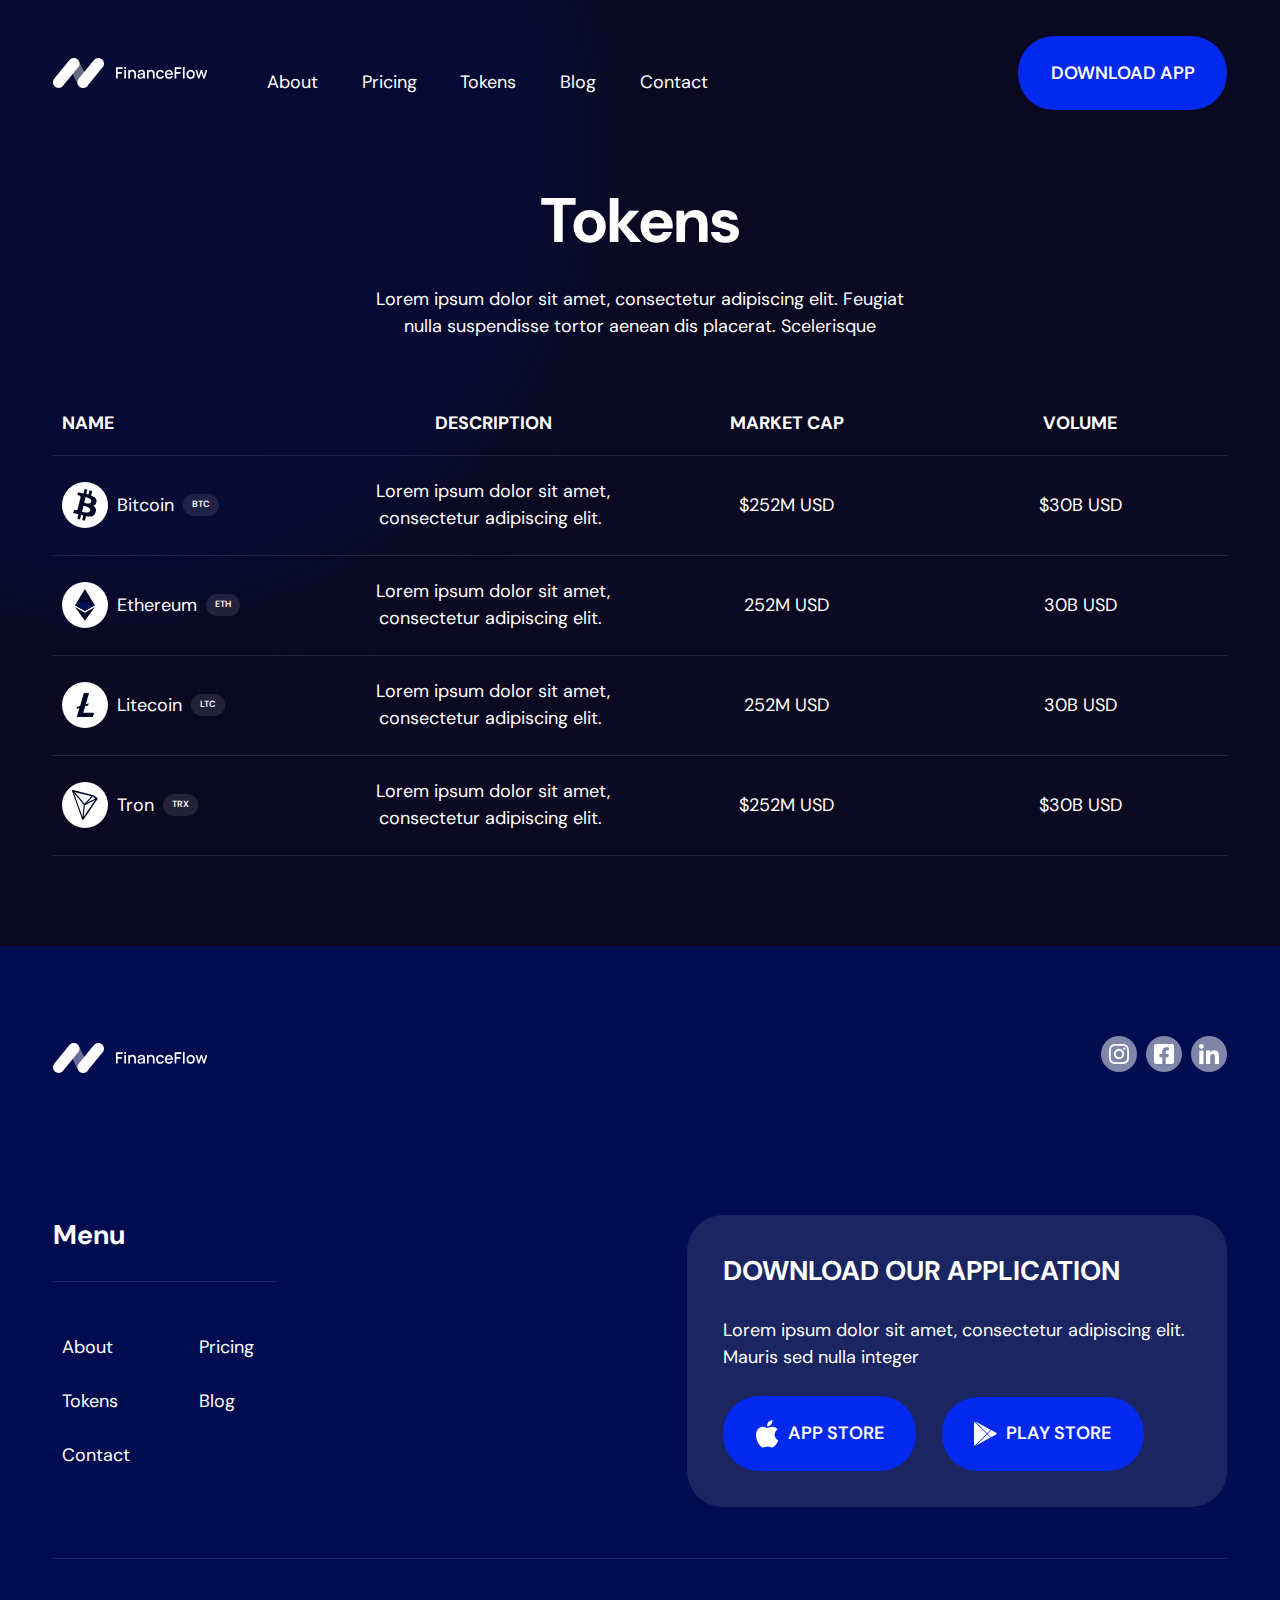
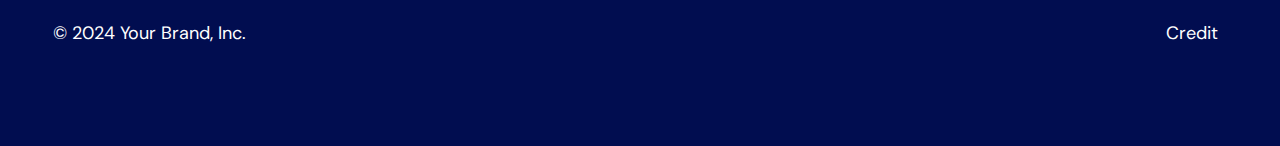
<file: tokens/index.html>
<!doctype html>
<html
  lang="en-US"
  data-ws-project="86d9e59b-1a58-4116-9b17-a78411d0841c"
  data-ws-last-published="2026-02-02T17:48:40.725Z"
>
  <head>
    <link
      rel="stylesheet"
      type="text/css"
      href="/assets/static/app_generated_index-6937cd5a.DmkHSQee.css"
    />
    <meta charset="UTF-8" />
    <meta name="viewport" content="width=device-width,initial-scale=1" />
    <link
      rel="preload"
      as="image"
      imagesrcset="/assets/60e4a1e73807564ccfe7fb93_logo-crypto-template.svg_zR1h3QR4r78FpepZm69lD.svg 16w, /assets/60e4a1e73807564ccfe7fb93_logo-crypto-template.svg_zR1h3QR4r78FpepZm69lD.svg 32w, /assets/60e4a1e73807564ccfe7fb93_logo-crypto-template.svg_zR1h3QR4r78FpepZm69lD.svg 48w, /assets/60e4a1e73807564ccfe7fb93_logo-crypto-template.svg_zR1h3QR4r78FpepZm69lD.svg 64w, /assets/60e4a1e73807564ccfe7fb93_logo-crypto-template.svg_zR1h3QR4r78FpepZm69lD.svg 96w, /assets/60e4a1e73807564ccfe7fb93_logo-crypto-template.svg_zR1h3QR4r78FpepZm69lD.svg 128w, /assets/60e4a1e73807564ccfe7fb93_logo-crypto-template.svg_zR1h3QR4r78FpepZm69lD.svg 256w, /assets/60e4a1e73807564ccfe7fb93_logo-crypto-template.svg_zR1h3QR4r78FpepZm69lD.svg 384w"
      imagesizes="100vw"
    />
    <link rel="icon" href="/assets/logo_r1qaJQiri6sK3rPyq-Sar.svg" />
    <link
      rel="preload"
      href="/assets/DMSans-VariableFont_opsz_wght__6AYEf42h6baL3cdAc77f.ttf"
      as="font"
      crossorigin="anonymous"
    />
    <link
      rel="preload"
      href="/assets/Group_kCTIep--Fowuzx8m9sVEU.svg"
      as="image"
    />
    <link
      rel="preload"
      href="/assets/bg-top-left_iDPdUzP3CXomJM1M8FrN6.svg"
      as="image"
    />
    <meta property="og:url" content="https://url/tokens" />
    <meta property="og:title" content="Tokens" />
    <meta property="og:type" content="website" />
    <meta
      name="description"
      content="Lorem ipsum dolor sit amet, consectetur adipiscing elit. Fugiat nulla suspendisse tortor aenean dis placerat."
    />
    <meta
      property="og:description"
      content="Lorem ipsum dolor sit amet, consectetur adipiscing elit. Fugiat nulla suspendisse tortor aenean dis placerat."
    />
    <meta property="twitter:card" content="summary_large_image" />
    <title>Tokens</title>
  </head>
  <body class="w-body">
    <div
      class="w-box c1yh769p cnu4kgu crv1a4t cbrrmm8 cuo9dm5 c5egcmi c1xzir7e"
    >
      <div style="display: contents">
        <div style="display: contents">
          <div class="w-html-embed">
            <style>
              /* So we don't need to add a token to every paragraph to remove margin. */
              p {
                margin: 0;
              }

              li::marker {
                color: var(--foreground-accent);
              }
            </style>
          </div>
          <div class="w-html-embed">
            <style>
              :root {
                --ani-duration: var(--duration-default, 0.2s);
                --ani-delay: 0s;
                --ani-slide-offset: 20%;
                --ani-zoom-in-scale: 1;
                --ani-zoom-out-scale: 0.85;
                --ani-flip-rotate: 30deg;
                --ani-easing: var(--easing-default, ease);
                --ani-fill-mode: forwards;
              }
              [data-ani]:not([data-ani-children]),
              [data-ani-children]:not([data-ani-progress]) > * {
                animation-duration: var(--ani-duration);
                animation-delay: var(--ani-delay);
                animation-timing-function: var(--ani-easing);
                animation-fill-mode: var(--ani-fill-mode);
                opacity: 0;
              }
              [data-ani-progress]:not([data-ani-children]),
              [data-ani-children]:not([data-ani]) > * {
                transition-property: opacity, transform;
                transition-duration: var(--ani-duration);
                transition-timing-function: var(--ani-easing);
                opacity: 0;
              }
              @keyframes fadeIn {
                from {
                  opacity: 0;
                }
                to {
                  opacity: 1;
                }
              }
              @keyframes fadeOut {
                from {
                  opacity: 1;
                }
                to {
                  opacity: 0;
                }
              }
              [data-ani-children][data-ani="fade"] > .in,
              [data-ani="fade"]:where(
                  .in:not([data-state]),
                  [data-state$="open"],
                  [data-state="active"]
                ) {
                animation-name: fadeIn;
              }
              [data-ani-children][data-ani="fade"] > .out,
              [data-ani="fade"]:where(
                  .out:not([data-state]),
                  [data-state="closed"],
                  [data-state="inactive"]
                ) {
                animation-name: fadeOut;
              }
              @keyframes slideIn {
                from {
                  opacity: 0;
                  translate: var(--ani-slide-transform);
                }
                to {
                  opacity: 1;
                  translate: none;
                }
              }
              @keyframes slideOut {
                from {
                  opacity: 1;
                  translate: none;
                }
                to {
                  opacity: 0;
                  translate: var(--ani-slide-transform);
                }
              }
              [data-ani-children][data-ani|="slide"] > .in,
              [data-ani|="slide"]:where(
                  .in:not([data-state]),
                  [data-state$="open"],
                  [data-state="active"]
                ) {
                animation-name: slideIn;
              }
              [data-ani-children][data-ani|="slide"] > .out,
              [data-ani|="slide"]:where(
                  .out:not([data-state]),
                  [data-state="closed"],
                  [data-state="inactive"]
                ) {
                animation-name: slideOut;
              }
              [data-ani="slide-up"] {
                --ani-slide-transform: 0 var(--ani-slide-offset);
              }
              [data-ani="slide-down"] {
                --ani-slide-transform: 0 calc(-1 * var(--ani-slide-offset));
              }
              [data-ani="slide-left"] {
                --ani-slide-transform: var(--ani-slide-offset);
              }
              [data-ani="slide-right"] {
                --ani-slide-transform: calc(-1 * var(--ani-slide-offset));
              }
              @keyframes zoomIn {
                from {
                  opacity: 0;
                  scale: var(--ani-zoom-out-scale);
                }
                to {
                  opacity: 1;
                  scale: 1;
                }
              }
              @keyframes zoomOut {
                from {
                  opacity: 1;
                  scale: 1;
                }
                to {
                  opacity: 0;
                  scale: var(--ani-zoom-in-scale);
                }
              }
              [data-ani-children][data-ani="zoom"] > .in,
              [data-ani|="zoom"]:where(
                  .in:not([data-state]),
                  [data-state$="open"],
                  [data-state="active"]
                ) {
                animation-name: zoomIn;
              }
              [data-ani-children][data-ani="zoom"] > .out,
              [data-ani|="zoom"]:where(
                  .out:not([data-state]),
                  [data-state="closed"],
                  [data-state="inactive"]
                ) {
                animation-name: zoomOut;
              }
              [data-ani-children][data-ani-progress="zoom"] > *,
              [data-ani-progress="zoom"]:not([data-ani-children]) {
                transform: scale(var(--ani-zoom-out-scale));
              }
              @keyframes flipInY {
                from {
                  rotate: y var(--ani-flip-rotate);
                  perspective: 2000px;
                  opacity: 0;
                }
                to {
                  rotate: y 0;
                  opacity: 1;
                }
              }
              @keyframes flipOutY {
                from {
                  rotate: y 0;
                  opacity: 1;
                }
                to {
                  perspective: 2000px;
                  rotate: y var(--ani-flip-rotate);
                  opacity: 0;
                }
              }
              @keyframes flipInX {
                from {
                  perspective: 2000px;
                  rotate: x var(--ani-flip-rotate);
                  opacity: 0;
                }
                to {
                  rotate: x 0;
                  opacity: 1;
                }
              }
              @keyframes flipOutX {
                from {
                  rotate: x 0;
                  opacity: 1;
                }
                to {
                  perspective: 2000px;
                  rotate: x var(--ani-flip-rotate);
                  opacity: 0;
                }
              }
              [data-ani-children][data-ani="flip-y"] > .in,
              [data-ani="flip-y"]:where(
                  .in:not([data-state]),
                  [data-state$="open"],
                  [data-state="active"]
                ) {
                animation-name: flipInY;
              }
              [data-ani-children][data-ani="flip-x"] > .in,
              [data-ani="flip-x"]:where(
                  .in:not([data-state]),
                  [data-state$="open"],
                  [data-state="active"]
                ) {
                animation-name: flipInX;
              }
              [data-ani-children][data-ani="flip-y"] > .out,
              [data-ani="flip-y"]:where(
                  .out:not([data-state]),
                  [data-state="closed"],
                  [data-state="inactive"]
                ) {
                animation-name: flipOutY;
              }
              [data-ani-children][data-ani="flip-x"] > .out,
              [data-ani="flip-x"]:where(
                  .out:not([data-state]),
                  [data-state="closed"],
                  [data-state="inactive"]
                ) {
                animation-name: flipOutX;
              }
              @keyframes expandDown {
                from {
                  height: 0;
                }
                to {
                  height: var(--newHeight);
                }
              }
              @keyframes expandUp {
                from {
                  height: var(--newHeight);
                }
                to {
                  height: 0;
                }
              }
              [data-ani="expand"],
              [data-ani="expand"][data-state="open"],
              [data-ani="expand"].in {
                --newHeight: var(
                  --custom-height,
                  var(
                    --radix-accordion-content-height,
                    var(--radix-collapsible-content-height, 100%)
                  )
                );
                overflow: hidden;
                opacity: 1;
              }
              [data-ani-children][data-ani="expand"] > .in,
              [data-ani="expand"]:where(
                  .in:not([data-state]),
                  [data-state$="open"],
                  [data-state="active"]
                ) {
                animation: expandDown var(--ani-duration) var(--ani-easing);
              }
              [data-ani-children][data-ani="expand"] > .out,
              [data-ani="expand"]:where(
                  .out:not([data-state]),
                  [data-state="closed"],
                  [data-state="inactive"]
                ) {
                animation: expandUp var(--ani-duration) var(--ani-easing);
              }
              @media (prefers-reduced-motion: reduce) {
                [data-ani]:not([data-ani-children]),
                [data-ani-progress]:not([data-ani-children]),
                [data-ani-children] > * {
                  opacity: 1;
                  transform: none;
                  animation: none;
                  rotate: none;
                  scale: none;
                  translate: none;
                }
              }
            </style>
          </div>
          <header
            class="w-box c1357293 c9jnjeu czr2pxy c155uc7w cry9bxc c1lxiyww c1qyy4dh c18v2pa2 c1z0l37u c1ml0hr7 c15hexcm"
          >
            <div
              class="w-box cry9bxc c1qyy4dh c1wt8a7g c1s46o9r cdczzub c16a1k66 c1ksohct"
            >
              <div style="display: contents">
                <div style="display: contents">
                  <a aria-label="Home" href="/" class="w-link c5m8ase clv8gve"
                    ><img
                      alt="Logo"
                      width="154"
                      height="30"
                      src="/assets/60e4a1e73807564ccfe7fb93_logo-crypto-template.svg_zR1h3QR4r78FpepZm69lD.svg"
                      class="w-image"
                      sizes="100vw"
                      srcset="
                        /assets/60e4a1e73807564ccfe7fb93_logo-crypto-template.svg_zR1h3QR4r78FpepZm69lD.svg  16w,
                        /assets/60e4a1e73807564ccfe7fb93_logo-crypto-template.svg_zR1h3QR4r78FpepZm69lD.svg  32w,
                        /assets/60e4a1e73807564ccfe7fb93_logo-crypto-template.svg_zR1h3QR4r78FpepZm69lD.svg  48w,
                        /assets/60e4a1e73807564ccfe7fb93_logo-crypto-template.svg_zR1h3QR4r78FpepZm69lD.svg  64w,
                        /assets/60e4a1e73807564ccfe7fb93_logo-crypto-template.svg_zR1h3QR4r78FpepZm69lD.svg  96w,
                        /assets/60e4a1e73807564ccfe7fb93_logo-crypto-template.svg_zR1h3QR4r78FpepZm69lD.svg 128w,
                        /assets/60e4a1e73807564ccfe7fb93_logo-crypto-template.svg_zR1h3QR4r78FpepZm69lD.svg 256w,
                        /assets/60e4a1e73807564ccfe7fb93_logo-crypto-template.svg_zR1h3QR4r78FpepZm69lD.svg 384w
                      "
                      decoding="async"
                      loading="eager"
                  /></a>
                </div>
              </div>
              <nav class="w-box cc3dq2t">
                <div style="display: contents">
                  <div style="display: contents">
                    <ul
                      class="w-list c34dwh1 c1y6imu0 c1cn3fw9 cry9bxc c1z0l37u c1ml0hr7 c1e2b3ev ctf8nym c3v2c40 c174sw29 c1rstvfo c10x096o c1565yj9 c1cpmdss"
                    >
                      <li class="w-list-item">
                        <a
                          href="/about"
                          class="w-link c1umvwl9 csru8nn ch11gwv c1md20bl c1e892th c1qyy4dh ct02u4h c1e7helk c1l0vha7 csyy8v5 c1bc2i7x c17r8x7j c135vpv5 c1knsirz cl60rel czukzo6 c12mjb61 c16ndgv7 c160o8z4"
                          >About</a
                        >
                      </li>
                      <li class="w-list-item">
                        <a
                          href="/pricing"
                          class="w-link c1umvwl9 csru8nn ch11gwv c1md20bl c1e892th c1qyy4dh ct02u4h c1e7helk c1l0vha7 csyy8v5 c1bc2i7x c17r8x7j c135vpv5 c1knsirz cl60rel czukzo6 c12mjb61 c16ndgv7 c160o8z4"
                          >Pricing</a
                        >
                      </li>
                      <li class="w-list-item">
                        <a
                          href="/tokens"
                          class="w-link c1umvwl9 csru8nn ch11gwv c1md20bl c1e892th c1qyy4dh ct02u4h c1e7helk c1l0vha7 csyy8v5 c1bc2i7x c17r8x7j c135vpv5 c1knsirz cl60rel czukzo6 c12mjb61 c16ndgv7 c160o8z4"
                          >Tokens</a
                        >
                      </li>
                      <li class="w-list-item">
                        <a
                          href="/blog"
                          class="w-link c1umvwl9 csru8nn ch11gwv c1md20bl c1e892th c1qyy4dh ct02u4h c1e7helk c1l0vha7 csyy8v5 c1bc2i7x c17r8x7j c135vpv5 c1knsirz cl60rel czukzo6 c12mjb61 c16ndgv7 c160o8z4"
                          >Blog</a
                        >
                      </li>
                      <li class="w-list-item">
                        <a
                          href="/contact"
                          class="w-link c1umvwl9 csru8nn ch11gwv c1md20bl c1e892th c1qyy4dh ct02u4h c1e7helk c1l0vha7 csyy8v5 c1bc2i7x c17r8x7j c135vpv5 c1knsirz cl60rel czukzo6 c12mjb61 c16ndgv7 c160o8z4"
                          >Contact</a
                        >
                      </li>
                    </ul>
                  </div>
                </div>
              </nav>
            </div>
            <div class="w-box">
              <div class="w-box cc3dq2t">
                <a
                  class="w-link c1umvwl9 c188j2zq cihfpxt cb4vmi8 c1j33arz c1r2vfc1 cgl7u82 crlid6h caoqbwa c1aguln c135vpv5 cl7jefz c1cb3y4c csru8nn c1qyy4dh ct02u4h ceu66s9 c12ae6v5 c1qom380 c1vamubz c1c9nyn co9inq6 c18nx7en c13zjl4p codg43x cl60rel czukzo6 ct789b3 c13uefcm c1nff74r c1krwtqt cknbwh5 c135bl59 c1xf7czk"
                  href="#"
                  >DOWNLOAD<span class="w-text-1 c2yw1lo"> APP</span></a
                >
              </div>
              <div style="display: contents">
                <div style="display: contents">
                  <button
                    type="button"
                    aria-label="Open mobile menu"
                    class="w-button c1umvwl9 c188j2zq ccfzz03 cub2gss cgcvr98 c1xjllne c135vpv5 cl7jefz c1cb3y4c cwvpjlf c1qyy4dh ct02u4h c1md20bl c1e892th c1qom380 c1vamubz c1c9nyn co9inq6 c18nx7en c13zjl4p c1xty5yn c1g1x4wk codg43x c9x99qz cl60rel czukzo6 ct789b3 chtpy1z c1qtvx9w c5h5y5y chgk7uj c1xf7czk cb2iaxq cxrm9n4 covz0n0 c1g7oelg c149s0mc c1mrg60n"
                    aria-haspopup="dialog"
                    aria-expanded="false"
                    aria-controls="radix-:R2mm:"
                    data-state="closed"
                  >
                    <div class="w-html-embed">
                      <svg
                        xmlns="http://www.w3.org/2000/svg"
                        viewBox="0 0 22 22"
                        fill="currentColor"
                        width="100%"
                        height="100%"
                        style="display: block"
                      >
                        <path
                          fill-rule="evenodd"
                          d="M2 5.998a.75.75 0 0 1 .75-.75h16.5a.75.75 0 0 1 0 1.5H2.75a.75.75 0 0 1-.75-.75Zm0 5.5a.75.75 0 0 1 .75-.75h16.5a.75.75 0 0 1 0 1.5H2.75a.75.75 0 0 1-.75-.75Zm0 5.5a.75.75 0 0 1 .75-.75h16.5a.75.75 0 0 1 0 1.5H2.75a.75.75 0 0 1-.75-.75Z"
                          clip-rule="evenodd"
                        />
                      </svg>
                    </div>
                  </button>
                </div>
              </div>
            </div>
          </header>
        </div>
      </div>
      <main class="w-box">
        <section class="w-box cfvl0bs c1mzb2kd">
          <div
            class="w-box c1357293 c9jnjeu c11gzs80 c1fd0kk1 czr2pxy c155uc7w cry9bxc c1lfjoq7 c1778y6x c1wt8a7g c1s46o9r cdczzub"
          >
            <div
              class="w-box cry9bxc c1lfjoq7 c1z0l37u c1ml0hr7 c1qyy4dh c1wt8a7g c1qom380 cq4dxli czqy8m4 c10x096o"
            >
              <h1
                class="w-heading c11nr3ex c11dowh9 c32myit cwrra4i cizucda c10r87ok c1dhz37v"
              >
                Tokens
              </h1>
              <p class="w-paragraph c6oj68y">
                Lorem ipsum dolor sit amet, consectetur adipiscing elit. Feugiat
                nulla suspendisse tortor aenean dis placerat. Scelerisque
              </p>
            </div>
            <div class="w-box cavd3zn cnt1rez cpekifi cyxns9x c18o2plo">
              <div
                class="w-box c1b2tb9q c1mgacbo c1xm4ef6 c7vx2dq copqmak c133lpx4 c14u5o53 cyu6n88 c653p2c ch288gs caklgwa c1hlmrb0 cq3qwh6 c1y9lbzn c1pi1dot cafmhox"
              >
                <div
                  class="w-box cry9bxc c1qyy4dh c1wt8a7g cuj80l1 c1lxiyww c1md20bl c1e892th c1e4lql1 cheewmi cc3dq2t"
                >
                  <h3
                    class="w-heading c160atll c11dowh9 c32myit cwrra4i c12y6bqh cl7jefz"
                  >
                    Name
                  </h3>
                </div>
                <div
                  class="w-box cry9bxc c1qyy4dh ct02u4h c1qom380 c1lfjoq7 c1md20bl c1e892th"
                >
                  <div
                    class="w-text c160atll c11dowh9 c32myit cwrra4i c12y6bqh cl7jefz"
                  >
                    Description
                  </div>
                </div>
                <div
                  class="w-box cry9bxc c1qyy4dh ct02u4h c1qom380 c1lfjoq7 c1md20bl c1e892th"
                >
                  <div
                    class="w-text c160atll c11dowh9 c32myit cwrra4i c12y6bqh cl7jefz"
                  >
                    Market Cap
                  </div>
                </div>
                <div
                  class="w-box cry9bxc c1qyy4dh ct02u4h c1qom380 c1lfjoq7 c1md20bl c1e892th"
                >
                  <div
                    class="w-text c160atll c11dowh9 c32myit cwrra4i c12y6bqh cl7jefz"
                  >
                    Volume
                  </div>
                </div>
              </div>
              <div class="w-box">
                <div
                  class="w-box cihfpxt c1mgacbo cb4vmi8 c7vx2dq copqmak c133lpx4 c14u5o53 cyu6n88 c1hlmrb0 cq3qwh6 c1y9lbzn c1pi1dot cafmhox"
                >
                  <div
                    class="w-box cry9bxc c1qyy4dh c1wt8a7g cuj80l1 c1lxiyww c1md20bl c1e892th c1e4lql1 cheewmi"
                  >
                    <div class="w-html-embed">
                      <svg
                        width="46"
                        height="46"
                        viewBox="0 0 46 46"
                        fill="none"
                        xmlns="http://www.w3.org/2000/svg"
                      >
                        <rect
                          width="46"
                          height="46"
                          rx="23"
                          fill="white"
                        ></rect>
                        <g clip-path="url(#clip0_2_2155)">
                          <path
                            d="M34.4969 19.7778C34.9864 16.4379 32.4922 14.6423 29.0814 13.4446L30.1891 8.92055L27.4873 8.23435L26.4081 12.6394C25.6987 12.4592 24.9696 12.2881 24.2449 12.1204L25.328 7.6862L22.6288 7L21.5243 11.5223L16.0763 10.1464L15.3575 13.0882C15.3575 13.0882 17.3617 13.5565 17.3194 13.5857C18.4133 13.8643 18.6117 14.6021 18.5782 15.1875L15.547 27.5812C15.4131 27.92 15.0739 28.428 14.3093 28.2338C14.3364 28.2739 12.346 27.7318 12.346 27.7318L11.0049 30.8889L16.445 32.2895L15.327 36.8662L18.0249 37.5524L19.1326 33.0248C19.8711 33.2286 20.5849 33.4169 21.2846 33.5941L20.1813 38.1006L22.8826 38.7868L24.0007 34.2188C28.6071 35.1073 32.071 34.7489 33.5271 30.5042C34.7017 27.0845 33.4695 25.1117 31.0458 23.8247C32.8108 23.408 34.14 22.2249 34.4947 19.7795L34.4969 19.7778ZM28.3233 28.6022C27.4863 32.0219 21.8406 30.1739 20.0087 29.7096L21.4921 23.647C23.323 24.1128 29.1942 25.0355 28.3243 28.6017L28.3233 28.6022ZM29.1612 19.7293C28.3996 22.8416 23.6987 21.2603 22.1729 20.8723L23.516 15.3722C25.0422 15.7607 29.9533 16.484 29.1592 19.7291"
                            fill="#010725"
                          ></path>
                        </g>
                        <defs>
                          <clipPath id="clip0_2_2155">
                            <rect
                              width="24"
                              height="32"
                              fill="white"
                              transform="translate(11.0049 7)"
                            ></rect>
                          </clipPath>
                        </defs>
                      </svg>
                    </div>
                    <div class="w-text">Bitcoin</div>
                    <div
                      class="w-text c1tyvrs2 c1lws7cx c7vx2dq c1mgacbo cdokt0h cl7jefz c13rjfhy cu385pj cvghewe cfzf927 c1noknrj c1cb3y4c co8gpyk c1tme1mb"
                    >
                      BTC
                    </div>
                  </div>
                  <div
                    class="w-box cry9bxc c1qyy4dh ct02u4h c1qom380 c1lfjoq7 c1md20bl c1e892th"
                  >
                    <div class="w-text">
                      Lorem ipsum dolor sit amet, consectetur adipiscing elit.
                    </div>
                  </div>
                  <div
                    class="w-box cry9bxc c1qyy4dh ct02u4h c1qom380 c1lfjoq7 c1md20bl c1e892th"
                  >
                    <div class="w-text">$252M USD</div>
                  </div>
                  <div
                    class="w-box cry9bxc c1qyy4dh ct02u4h c1qom380 c1lfjoq7 c1md20bl c1e892th"
                  >
                    <div class="w-text">$30B USD</div>
                  </div>
                </div>
                <div
                  class="w-box cihfpxt c1mgacbo cb4vmi8 c7vx2dq copqmak c133lpx4 c14u5o53 cyu6n88 c1hlmrb0 cq3qwh6 c1y9lbzn c1pi1dot cafmhox"
                >
                  <div
                    class="w-box cry9bxc c1qyy4dh c1wt8a7g cuj80l1 c1lxiyww c1md20bl c1e892th c1e4lql1 cheewmi"
                  >
                    <div class="w-html-embed">
                      <svg
                        width="46"
                        height="46"
                        viewBox="0 0 46 46"
                        fill="none"
                        xmlns="http://www.w3.org/2000/svg"
                      >
                        <rect
                          width="46"
                          height="46"
                          rx="23"
                          fill="white"
                        ></rect>
                        <g clip-path="url(#clip0_2_2174)">
                          <path
                            d="M22.9338 7L22.7168 7.72455V28.7492L22.9338 28.962L32.8675 23.1932L22.9338 7Z"
                            fill="#010725"
                          ></path>
                          <path
                            d="M22.9347 7L13.001 23.1932L22.9347 28.9621V18.7574V7Z"
                            fill="#010725"
                          ></path>
                          <path
                            d="M22.9338 30.8097L22.8115 30.9561V38.4456L22.9338 38.7965L32.8734 25.0438L22.9338 30.8097Z"
                            fill="#010725"
                          ></path>
                          <path
                            d="M22.9342 38.7965V30.8097L13.0005 25.0438L22.9342 38.7965Z"
                            fill="#010725"
                          ></path>
                          <path
                            d="M22.9341 28.962L32.8676 23.1933L22.9341 18.7574V28.962Z"
                            fill="#010D50"
                          ></path>
                          <path
                            d="M13.0005 23.1933L22.934 28.962V18.7574L13.0005 23.1933Z"
                            fill="#010D50"
                          ></path>
                        </g>
                        <defs>
                          <clipPath id="clip0_2_2174">
                            <rect
                              width="20"
                              height="32"
                              fill="white"
                              transform="translate(13.0005 7)"
                            ></rect>
                          </clipPath>
                        </defs>
                      </svg>
                    </div>
                    <div class="w-text">Ethereum</div>
                    <div
                      class="w-text c1tyvrs2 c1lws7cx c7vx2dq c1mgacbo cdokt0h cl7jefz c13rjfhy cu385pj cvghewe cfzf927 c1noknrj c1cb3y4c co8gpyk c1tme1mb"
                    >
                      ETH
                    </div>
                  </div>
                  <div
                    class="w-box cry9bxc c1qyy4dh ct02u4h c1qom380 c1lfjoq7 c1md20bl c1e892th"
                  >
                    <div class="w-text">
                      Lorem ipsum dolor sit amet, consectetur adipiscing elit.
                    </div>
                  </div>
                  <div
                    class="w-box cry9bxc c1qyy4dh ct02u4h c1qom380 c1lfjoq7 c1md20bl c1e892th"
                  >
                    <div class="w-text">252M USD</div>
                  </div>
                  <div
                    class="w-box cry9bxc c1qyy4dh ct02u4h c1qom380 c1lfjoq7 c1md20bl c1e892th"
                  >
                    <div class="w-text">30B USD</div>
                  </div>
                </div>
                <div
                  class="w-box cihfpxt c1mgacbo cb4vmi8 c7vx2dq copqmak c133lpx4 c14u5o53 cyu6n88 c1hlmrb0 cq3qwh6 c1y9lbzn c1pi1dot cafmhox"
                >
                  <div
                    class="w-box cry9bxc c1qyy4dh c1wt8a7g cuj80l1 c1lxiyww c1md20bl c1e892th c1e4lql1 cheewmi"
                  >
                    <div class="w-html-embed">
                      <svg
                        width="46"
                        height="46"
                        viewBox="0 0 46 46"
                        fill="none"
                        xmlns="http://www.w3.org/2000/svg"
                      >
                        <rect
                          width="46"
                          height="46"
                          rx="23"
                          fill="white"
                        ></rect>
                        <g clip-path="url(#clip0_2_2198)">
                          <path
                            d="M31.4359 30.7432H21.2315L23.1393 24.31L26.0675 23.4671L26.6887 21.3375L23.7605 22.2248L26.8661 11.6655V11.5324C26.8661 11.2218 26.6443 11 26.3337 11H22.3851C22.0745 11 21.8083 11.2218 21.7196 11.5324L18.0815 23.9995L15.1533 24.8868L14.4878 26.972L17.416 26.0847L14.7984 35.0024H30.3711C30.6817 35.0024 30.9479 34.7806 31.0366 34.5144L31.9239 31.4531V31.32C31.9683 30.965 31.7465 30.7432 31.4359 30.7432Z"
                            fill="#010725"
                          ></path>
                        </g>
                        <defs>
                          <clipPath id="clip0_2_2198">
                            <rect
                              width="18"
                              height="25"
                              fill="white"
                              transform="translate(14 11)"
                            ></rect>
                          </clipPath>
                        </defs>
                      </svg>
                    </div>
                    <div class="w-text">Litecoin</div>
                    <div
                      class="w-text c1tyvrs2 c1lws7cx c7vx2dq c1mgacbo cdokt0h cl7jefz c13rjfhy cu385pj cvghewe cfzf927 c1noknrj c1cb3y4c co8gpyk c1tme1mb"
                    >
                      LTC
                    </div>
                  </div>
                  <div
                    class="w-box cry9bxc c1qyy4dh ct02u4h c1qom380 c1lfjoq7 c1md20bl c1e892th"
                  >
                    <div class="w-text">
                      Lorem ipsum dolor sit amet, consectetur adipiscing elit.
                    </div>
                  </div>
                  <div
                    class="w-box cry9bxc c1qyy4dh ct02u4h c1qom380 c1lfjoq7 c1md20bl c1e892th"
                  >
                    <div class="w-text">252M USD</div>
                  </div>
                  <div
                    class="w-box cry9bxc c1qyy4dh ct02u4h c1qom380 c1lfjoq7 c1md20bl c1e892th"
                  >
                    <div class="w-text">30B USD</div>
                  </div>
                </div>
                <div
                  class="w-box cihfpxt c1mgacbo cb4vmi8 c7vx2dq copqmak c133lpx4 c14u5o53 cyu6n88 c1hlmrb0 cq3qwh6 c1y9lbzn c1pi1dot cafmhox"
                >
                  <div
                    class="w-box cry9bxc c1qyy4dh c1wt8a7g cuj80l1 c1lxiyww c1md20bl c1e892th c1e4lql1 cheewmi"
                  >
                    <div class="w-html-embed">
                      <svg
                        width="46"
                        height="46"
                        viewBox="0 0 46 46"
                        fill="none"
                        xmlns="http://www.w3.org/2000/svg"
                      >
                        <rect
                          width="46"
                          height="46"
                          rx="23"
                          fill="white"
                        ></rect>
                        <g clip-path="url(#clip0_2_2217)">
                          <path
                            d="M35.2238 15.8942C34.0199 15.0441 32.7325 14.1377 31.4729 13.2384C31.4451 13.2173 31.4173 13.1963 31.3825 13.1752C31.2433 13.0698 31.0832 12.9574 30.8884 12.8942L30.8744 12.8871C27.5064 12.0651 24.0826 11.222 20.7702 10.407C17.764 9.66934 14.7647 8.93163 11.7585 8.19393C11.682 8.17285 11.6054 8.15177 11.5219 8.13069C11.2505 8.05341 10.9374 7.9691 10.6033 8.01126C10.5059 8.02531 10.4224 8.06044 10.3459 8.10962L10.2624 8.17987C10.1301 8.30634 10.0606 8.46793 10.0258 8.55926L10.0049 8.61547V8.93866L10.0188 8.98784C11.9186 14.3626 13.867 19.8145 15.7459 25.0909C17.1934 29.1518 18.6965 33.3602 20.1648 37.4913C20.2552 37.7724 20.5128 37.9551 20.8329 37.9832H20.9024C21.2017 37.9832 21.4661 37.8356 21.5983 37.5967L27.1098 29.482C28.4528 27.5078 29.7959 25.5265 31.1389 23.5523C31.6887 22.7443 32.2384 21.9293 32.7882 21.1213C33.6928 19.7864 34.6253 18.4094 35.5508 17.0674L35.5995 16.9972V16.9129C35.6204 16.667 35.6274 16.1611 35.2238 15.8942ZM28.766 18.852C27.4716 19.5335 26.1494 20.2361 24.8203 20.9316C25.5927 20.0956 26.3721 19.2525 27.1445 18.4164C28.1118 17.3626 29.1208 16.2736 30.109 15.2056L30.1299 15.1846C30.2134 15.0721 30.3178 14.9667 30.4291 14.8544C30.5057 14.7771 30.5891 14.6998 30.6657 14.6085C31.1807 14.9667 31.7026 15.3321 32.2036 15.6904C32.5655 15.9504 32.9343 16.2103 33.3101 16.4703C31.7791 17.2571 30.2482 18.0651 28.766 18.852ZM25.4396 18.5148C24.4445 19.6038 23.4146 20.7209 22.3917 21.8239C20.4084 19.393 18.3834 16.9269 16.4209 14.5452C15.5302 13.4633 14.6325 12.3743 13.7418 11.2923L13.7348 11.2853C13.533 11.0534 13.3382 10.8005 13.1433 10.5616C13.0181 10.4 12.8858 10.2454 12.7536 10.0839C13.5609 10.2946 14.375 10.4913 15.1753 10.681C15.8782 10.8497 16.6088 11.0253 17.3256 11.208C21.3617 12.1986 25.4048 13.1892 29.4409 14.1799C28.0979 15.6272 26.7479 17.0956 25.4396 18.5148ZM21.9393 32.208C22.0159 31.4703 22.0993 30.7115 22.169 29.9667C22.2316 29.3696 22.2942 28.7583 22.3568 28.1752C22.4543 27.2408 22.5586 26.2712 22.6422 25.3228L22.663 25.1541C22.7326 24.5499 22.8022 23.9246 22.8439 23.2993C22.9205 23.2571 23.004 23.215 23.0945 23.1799C23.1989 23.1307 23.3032 23.0886 23.4076 23.0253C25.0151 22.1752 26.6226 21.3251 28.2371 20.482C29.8446 19.6389 31.4938 18.7677 33.1291 17.9035C31.64 20.0815 30.1438 22.2806 28.6963 24.4234C27.4507 26.2571 26.1703 28.1471 24.8968 30.0089C24.3958 30.7537 23.8739 31.5124 23.3798 32.2431C22.8231 33.0581 22.2525 33.8942 21.6958 34.7302C21.7653 33.8872 21.8488 33.037 21.9393 32.208ZM12.2387 11.7419C12.1482 11.489 12.0508 11.2291 11.9673 10.9832C13.8462 13.2736 15.739 15.578 17.5831 17.8122C18.5364 18.9714 19.4898 20.1236 20.4431 21.2899C20.631 21.5078 20.8189 21.7396 20.9999 21.9644C21.2365 22.2525 21.4731 22.5546 21.7306 22.8427C21.647 23.5663 21.5774 24.297 21.5009 24.9996C21.4522 25.4913 21.4035 25.9832 21.3478 26.482V26.489C21.3269 26.8052 21.2852 27.1213 21.2504 27.4305C21.2016 27.859 21.0903 28.8286 21.0903 28.8286L21.0834 28.8778C20.9581 30.297 20.805 31.7302 20.6589 33.1213C20.5963 33.6975 20.5406 34.2876 20.4779 34.8777C20.4431 34.7724 20.4014 34.667 20.3666 34.5686C20.2622 34.2876 20.1578 33.9925 20.0604 33.7045L19.3158 31.6178C16.9568 24.9925 14.5977 18.3743 12.2387 11.7419Z"
                            fill="#010725"
                          ></path>
                        </g>
                        <defs>
                          <clipPath id="clip0_2_2217">
                            <rect
                              width="26"
                              height="30"
                              fill="white"
                              transform="translate(10.0049 8)"
                            ></rect>
                          </clipPath>
                        </defs>
                      </svg>
                    </div>
                    <div class="w-text">Tron</div>
                    <div
                      class="w-text c1tyvrs2 c1lws7cx c7vx2dq c1mgacbo cdokt0h cl7jefz c13rjfhy cu385pj cvghewe cfzf927 c1noknrj c1cb3y4c co8gpyk c1tme1mb"
                    >
                      TRX
                    </div>
                  </div>
                  <div
                    class="w-box cry9bxc c1qyy4dh ct02u4h c1qom380 c1lfjoq7 c1md20bl c1e892th"
                  >
                    <div class="w-text">
                      Lorem ipsum dolor sit amet, consectetur adipiscing elit.
                    </div>
                  </div>
                  <div
                    class="w-box cry9bxc c1qyy4dh ct02u4h c1qom380 c1lfjoq7 c1md20bl c1e892th"
                  >
                    <div class="w-text">$252M USD</div>
                  </div>
                  <div
                    class="w-box cry9bxc c1qyy4dh ct02u4h c1qom380 c1lfjoq7 c1md20bl c1e892th"
                  >
                    <div class="w-text">$30B USD</div>
                  </div>
                </div>
              </div>
            </div>
          </div>
        </section>
      </main>
      <div style="display: contents">
        <div style="display: contents">
          <footer class="w-box cna0hdz c1mzb2kd c33uwzm">
            <div
              class="w-box c1357293 c9jnjeu c11gzs80 c1fd0kk1 czr2pxy c155uc7w cry9bxc c1lfjoq7 c1778y6x c1wt8a7g c1s46o9r cdczzub"
            >
              <div
                class="w-box cry9bxc c1lfjoq7 cxjshtx c6fi6ij cmaksb1 c1i9o1yp"
              >
                <div
                  class="w-box cry9bxc c18v2pa2 c1qyy4dh c1e2b3ev c14yifpe c113k288 c1eghq1p c6hjwpc"
                >
                  <a href="/" aria-label="home" class="w-link"
                    ><img
                      alt="Logo"
                      width="154"
                      height="30"
                      src="/assets/60e4a1e73807564ccfe7fb93_logo-crypto-template.svg_zR1h3QR4r78FpepZm69lD.svg"
                      class="w-image"
                      sizes="100vw"
                      srcset="
                        /assets/60e4a1e73807564ccfe7fb93_logo-crypto-template.svg_zR1h3QR4r78FpepZm69lD.svg  16w,
                        /assets/60e4a1e73807564ccfe7fb93_logo-crypto-template.svg_zR1h3QR4r78FpepZm69lD.svg  32w,
                        /assets/60e4a1e73807564ccfe7fb93_logo-crypto-template.svg_zR1h3QR4r78FpepZm69lD.svg  48w,
                        /assets/60e4a1e73807564ccfe7fb93_logo-crypto-template.svg_zR1h3QR4r78FpepZm69lD.svg  64w,
                        /assets/60e4a1e73807564ccfe7fb93_logo-crypto-template.svg_zR1h3QR4r78FpepZm69lD.svg  96w,
                        /assets/60e4a1e73807564ccfe7fb93_logo-crypto-template.svg_zR1h3QR4r78FpepZm69lD.svg 128w,
                        /assets/60e4a1e73807564ccfe7fb93_logo-crypto-template.svg_zR1h3QR4r78FpepZm69lD.svg 256w,
                        /assets/60e4a1e73807564ccfe7fb93_logo-crypto-template.svg_zR1h3QR4r78FpepZm69lD.svg 384w
                      "
                      decoding="async"
                      loading="lazy"
                  /></a>
                  <div class="w-box cry9bxc c1md20bl c1e892th c1lxiyww">
                    <a aria-label="Instagram" class="w-link" href="#"
                      ><div class="w-html-embed">
                        <svg
                          width="36"
                          height="36"
                          viewBox="0 0 36 36"
                          fill="none"
                          xmlns="http://www.w3.org/2000/svg"
                        >
                          <rect
                            width="36"
                            height="36"
                            rx="18"
                            fill="white"
                            fill-opacity="0.5"
                          ></rect>
                          <path
                            d="M18.0223 12.8438C15.1652 12.8438 12.8884 15.1652 12.8884 17.9777C12.8884 20.8348 15.1652 23.1116 18.0223 23.1116C20.8348 23.1116 23.1562 20.8348 23.1562 17.9777C23.1562 15.1652 20.8348 12.8438 18.0223 12.8438ZM18.0223 21.3259C16.192 21.3259 14.6741 19.8527 14.6741 17.9777C14.6741 16.1473 16.1473 14.6741 18.0223 14.6741C19.8527 14.6741 21.3259 16.1473 21.3259 17.9777C21.3259 19.8527 19.8527 21.3259 18.0223 21.3259ZM24.5402 12.6652C24.5402 11.9955 24.0045 11.4598 23.3348 11.4598C22.6652 11.4598 22.1295 11.9955 22.1295 12.6652C22.1295 13.3348 22.6652 13.8705 23.3348 13.8705C24.0045 13.8705 24.5402 13.3348 24.5402 12.6652ZM27.933 13.8705C27.8438 12.2634 27.4866 10.8348 26.3259 9.67411C25.1652 8.51339 23.7366 8.15625 22.1295 8.06696C20.4777 7.97768 15.5223 7.97768 13.8705 8.06696C12.2634 8.15625 10.8795 8.51339 9.67411 9.67411C8.51339 10.8348 8.15625 12.2634 8.06696 13.8705C7.97768 15.5223 7.97768 20.4777 8.06696 22.1295C8.15625 23.7366 8.51339 25.1205 9.67411 26.3259C10.8795 27.4866 12.2634 27.8438 13.8705 27.933C15.5223 28.0223 20.4777 28.0223 22.1295 27.933C23.7366 27.8438 25.1652 27.4866 26.3259 26.3259C27.4866 25.1205 27.8438 23.7366 27.933 22.1295C28.0223 20.4777 28.0223 15.5223 27.933 13.8705ZM25.7902 23.8705C25.4777 24.7634 24.7634 25.433 23.9152 25.7902C22.5759 26.3259 19.4509 26.192 18.0223 26.192C16.5491 26.192 13.4241 26.3259 12.1295 25.7902C11.2366 25.433 10.567 24.7634 10.2098 23.8705C9.67411 22.5759 9.80804 19.4509 9.80804 17.9777C9.80804 16.5491 9.67411 13.4241 10.2098 12.0848C10.567 11.2366 11.2366 10.567 12.1295 10.2098C13.4241 9.67411 16.5491 9.80804 18.0223 9.80804C19.4509 9.80804 22.5759 9.67411 23.9152 10.2098C24.7634 10.5223 25.433 11.2366 25.7902 12.0848C26.3259 13.4241 26.192 16.5491 26.192 17.9777C26.192 19.4509 26.3259 22.5759 25.7902 23.8705Z"
                            fill="white"
                          ></path>
                        </svg></div></a
                    ><a aria-label="Facebook" class="w-link" href="#"
                      ><div class="w-html-embed">
                        <svg
                          width="36"
                          height="36"
                          viewBox="0 0 36 36"
                          fill="none"
                          xmlns="http://www.w3.org/2000/svg"
                        >
                          <rect
                            width="36"
                            height="36"
                            rx="18"
                            fill="white"
                            fill-opacity="0.5"
                          ></rect>
                          <path
                            d="M25.8571 8H10.1429C8.9375 8 8 8.98214 8 10.1429V25.8571C8 27.0625 8.9375 28 10.1429 28H16.2589V21.2143H13.4464V18H16.2589V15.5893C16.2589 12.8214 17.9107 11.2589 20.4107 11.2589C21.6607 11.2589 22.9107 11.4821 22.9107 11.4821V14.2054H21.5268C20.1429 14.2054 19.6964 15.0536 19.6964 15.9464V18H22.7768L22.2857 21.2143H19.6964V28H25.8571C27.0179 28 28 27.0625 28 25.8571V10.1429C28 8.98214 27.0179 8 25.8571 8Z"
                            fill="white"
                          ></path>
                        </svg></div></a
                    ><a aria-label="LinkedIn" class="w-link" href="#"
                      ><div class="w-html-embed">
                        <svg
                          width="36"
                          height="36"
                          viewBox="0 0 36 36"
                          fill="none"
                          xmlns="http://www.w3.org/2000/svg"
                        >
                          <rect
                            width="36"
                            height="36"
                            rx="18"
                            fill="white"
                            fill-opacity="0.5"
                          ></rect>
                          <path
                            d="M12.4743 28V14.6219H8.3132V28H12.4743ZM10.3714 12.8322C11.7136 12.8322 12.7875 11.7136 12.7875 10.3714C12.7875 9.07383 11.7136 8 10.3714 8C9.07383 8 8 9.07383 8 10.3714C8 11.7136 9.07383 12.8322 10.3714 12.8322ZM28.0447 28V20.6622C28.0447 17.0828 27.2394 14.3087 23.0336 14.3087C21.0201 14.3087 19.6779 15.4273 19.0962 16.4564H19.0515V14.6219H15.0694V28H19.2304V21.3781C19.2304 19.6331 19.5436 17.9776 21.6913 17.9776C23.8389 17.9776 23.8837 19.9463 23.8837 21.5123V28H28.0447Z"
                            fill="white"
                          ></path>
                        </svg></div
                    ></a>
                  </div>
                </div>
                <div
                  class="w-box cry9bxc c1lxiyww c18v2pa2 ca4qjwu c1cdc69r c1jjfh4b"
                >
                  <nav
                    aria-labelledby="footerMenuTitle"
                    class="w-box cry9bxc c1lfjoq7 c1z0l37u c1ml0hr7"
                  >
                    <h2
                      id="footerMenuTitle"
                      class="w-heading cuoke4w c11dowh9 c32myit cwrra4i c12y6bqh"
                    >
                      Menu
                    </h2>
                    <hr class="w-separator c1n8jgl5 czr2pxy c32myit cwrra4i" />
                    <ul
                      class="w-list c34dwh1 c1y6imu0 c1cn3fw9 copqmak c1s46o9r c1117wcl cevxs5e co2qwzx c1vrexag ce07h1k ctf8nym c1y4fwd4 cx6c9kw c174sw29"
                    >
                      <li class="w-list-item">
                        <a
                          href="/about"
                          class="w-link c1umvwl9 csru8nn ch11gwv c1md20bl c1e892th c1qyy4dh ct02u4h c1e7helk c1l0vha7 csyy8v5 c1bc2i7x c17r8x7j c135vpv5 c1knsirz cl60rel czukzo6 c12mjb61 c16ndgv7 c160o8z4"
                          >About</a
                        >
                      </li>
                      <li class="w-list-item">
                        <a
                          href="/pricing"
                          class="w-link c1umvwl9 csru8nn ch11gwv c1md20bl c1e892th c1qyy4dh ct02u4h c1e7helk c1l0vha7 csyy8v5 c1bc2i7x c17r8x7j c135vpv5 c1knsirz cl60rel czukzo6 c12mjb61 c16ndgv7 c160o8z4"
                          >Pricing</a
                        >
                      </li>
                      <li class="w-list-item">
                        <a
                          href="/tokens"
                          class="w-link c1umvwl9 csru8nn ch11gwv c1md20bl c1e892th c1qyy4dh ct02u4h c1e7helk c1l0vha7 csyy8v5 c1bc2i7x c17r8x7j c135vpv5 c1knsirz cl60rel czukzo6 c12mjb61 c16ndgv7 c160o8z4"
                          >Tokens</a
                        >
                      </li>
                      <li class="w-list-item">
                        <a
                          href="/blog"
                          class="w-link c1umvwl9 csru8nn ch11gwv c1md20bl c1e892th c1qyy4dh ct02u4h c1e7helk c1l0vha7 csyy8v5 c1bc2i7x c17r8x7j c135vpv5 c1knsirz cl60rel czukzo6 c12mjb61 c16ndgv7 c160o8z4"
                          >Blog</a
                        >
                      </li>
                      <li class="w-list-item">
                        <a
                          href="/contact"
                          class="w-link c1umvwl9 csru8nn ch11gwv c1md20bl c1e892th c1qyy4dh ct02u4h c1e7helk c1l0vha7 csyy8v5 c1bc2i7x c17r8x7j c135vpv5 c1knsirz cl60rel czukzo6 c12mjb61 c16ndgv7 c160o8z4"
                          >Contact</a
                        >
                      </li>
                    </ul>
                  </nav>
                  <div
                    class="w-box cry9bxc c1lfjoq7 c18v2pa2 c1z0l37u c1ml0hr7 cgl7u82 crlid6h caoqbwa c1aguln c1luivi9 c6oj68y c15hexcm"
                  >
                    <h2
                      class="w-heading cuoke4w c11dowh9 c32myit cwrra4i c12y6bqh"
                    >
                      DOWNLOAD OUR APPLICATION
                    </h2>
                    <p class="w-paragraph">
                      Lorem ipsum dolor sit amet, consectetur adipiscing elit.
                      Mauris sed nulla integer
                    </p>
                    <div
                      class="w-box cry9bxc c1qyy4dh c1wt8a7g c10zkoym ct8c5y2 c15cml01 c174sw29 c1xf7czk"
                    >
                      <div style="display: contents">
                        <div style="display: contents">
                          <a
                            class="w-link c1umvwl9 c188j2zq cihfpxt cb4vmi8 c1j33arz c1r2vfc1 cgl7u82 crlid6h caoqbwa c1aguln c135vpv5 cl7jefz c1cb3y4c csru8nn c1qyy4dh ct02u4h c1md20bl c1e892th c1qom380 c1vamubz c1c9nyn co9inq6 c18nx7en c13zjl4p codg43x cl60rel czukzo6 ct789b3 chtpy1z c1qtvx9w c5h5y5y chgk7uj c1xf7czk"
                            href="#"
                            ><div class="w-html-embed">
                              <svg
                                width="23"
                                height="28"
                                viewBox="0 0 23 28"
                                fill="none"
                                xmlns="http://www.w3.org/2000/svg"
                              >
                                <g clip-path="url(#clip0_2_792)">
                                  <path
                                    d="M2.89196 24.0589C3.90895 25.5229 5.29949 27.5247 7.09357 27.5247V27.5212H7.18498C7.86984 27.4777 8.53946 27.2985 9.15543 26.9938H9.17267C9.95229 26.6126 10.8069 26.4128 11.6735 26.4091C12.5034 26.4182 13.3208 26.6135 14.0664 26.9808H14.0716C14.6946 27.297 15.38 27.4686 16.0774 27.483H16.1792C17.9841 27.456 19.1378 25.9391 20.3451 24.1093C21.1739 22.9142 21.8163 21.5984 22.25 20.2076V20.2006C21.5704 19.9123 20.9494 19.5 20.4184 18.9843C19.832 18.4268 19.3666 17.7531 19.0513 17.0055C18.7361 16.2579 18.578 15.4525 18.5868 14.6403C18.6038 13.5861 18.8836 12.5531 19.4003 11.6361C19.9169 10.7192 20.654 9.94782 21.5438 9.39272C20.9766 8.57776 20.2289 7.90699 19.3599 7.43351C18.4909 6.96002 17.5245 6.6968 16.537 6.66468C16.3724 6.64991 16.2249 6.64209 16.0989 6.64209C15.0096 6.71105 13.9425 6.98387 12.9523 7.4466H12.9316C12.4223 7.69534 11.8757 7.8574 11.3139 7.92618C10.7214 7.86295 10.1448 7.6944 9.61074 7.42836H9.59177C8.73578 7.01905 7.80992 6.7787 6.86419 6.72029H6.78658C5.63538 6.75676 4.51323 7.0933 3.52964 7.69705C2.54603 8.3008 1.73459 9.15114 1.17449 10.1651C0.0454163 12.4 -0.282374 14.9595 0.246607 17.41C0.663483 19.7825 1.5618 22.0428 2.88536 24.0494L2.89196 24.0589Z"
                                    fill="white"
                                  ></path>
                                  <path
                                    d="M11.1 6.344C11.1888 6.35197 11.278 6.35546 11.3674 6.35443C12.0994 6.31719 12.8156 6.12494 13.4691 5.79023C14.1225 5.4555 14.6986 4.98583 15.1599 4.41178C16.1821 3.18276 16.6844 1.59846 16.5586 0C15.0035 0.163702 13.5667 0.911959 12.5349 2.09555C11.5165 3.26402 11.0003 4.79218 11.1 6.344Z"
                                    fill="white"
                                  ></path>
                                </g>
                                <defs>
                                  <clipPath id="clip0_2_792">
                                    <rect
                                      width="23"
                                      height="28"
                                      fill="white"
                                    ></rect>
                                  </clipPath>
                                </defs>
                              </svg>
                            </div>
                            App Store</a
                          >
                        </div>
                      </div>
                      <div style="display: contents">
                        <div style="display: contents">
                          <a
                            class="w-link c1umvwl9 c188j2zq cihfpxt cb4vmi8 c1j33arz c1r2vfc1 cgl7u82 crlid6h caoqbwa c1aguln c135vpv5 cl7jefz c1cb3y4c csru8nn c1qyy4dh ct02u4h c1md20bl c1e892th c1qom380 c1vamubz c1c9nyn co9inq6 c18nx7en c13zjl4p codg43x cl60rel czukzo6 ct789b3 chtpy1z c1qtvx9w c5h5y5y chgk7uj c1xf7czk"
                            href="#"
                            ><div class="w-html-embed">
                              <svg
                                width="23"
                                height="26"
                                viewBox="0 0 23 26"
                                fill="none"
                                xmlns="http://www.w3.org/2000/svg"
                              >
                                <g clip-path="url(#clip0_2_803)">
                                  <path
                                    d="M16.5185 16.5949L13.0659 13.1357L1.64105 24.7384C1.75026 24.6972 1.85613 24.6476 1.9577 24.59L16.5185 16.5949Z"
                                    fill="white"
                                  ></path>
                                  <path
                                    d="M0.00850522 1.94011C0.0144238 3.35543 0.107148 22.2237 0.116026 23.4134C0.0902982 23.6611 0.125802 23.9113 0.219399 24.142C0.312996 24.3725 0.4618 24.5765 0.652648 24.7357L12.5668 12.6372L0.600367 0.643555C0.393848 0.785546 0.229684 0.981195 0.125431 1.20957C0.0211803 1.43795 -0.0192362 1.69047 0.00850522 1.94011Z"
                                    fill="white"
                                  ></path>
                                  <path
                                    d="M17.1586 8.98096L13.5612 12.6341L17.1626 16.2417L22.1126 13.5229C22.7044 13.1952 23.3338 12.3599 22.1126 11.6918L17.1586 8.98096Z"
                                    fill="white"
                                  ></path>
                                  <path
                                    d="M1.95769 0.659347C1.79957 0.5753 1.62735 0.521278 1.44968 0.5L13.063 12.1343L16.5155 8.62869L1.95769 0.659347Z"
                                    fill="white"
                                  ></path>
                                </g>
                                <defs>
                                  <clipPath id="clip0_2_803">
                                    <rect
                                      width="23"
                                      height="25"
                                      fill="white"
                                      transform="translate(0 0.5)"
                                    ></rect>
                                  </clipPath>
                                </defs>
                              </svg>
                            </div>
                            Play Store</a
                          >
                        </div>
                      </div>
                    </div>
                  </div>
                </div>
              </div>
              <hr class="w-separator c1n8jgl5 czr2pxy c32myit cwrra4i" />
              <div class="w-box cry9bxc c1qyy4dh c18v2pa2">
                <div class="w-text">© 2024 Your Brand, Inc.</div>
                <div class="w-box">
                  <a
                    class="w-link c1umvwl9 csru8nn ch11gwv c1md20bl c1e892th c1qyy4dh ct02u4h c1e7helk c1l0vha7 csyy8v5 c1bc2i7x c17r8x7j c135vpv5 c1knsirz cl60rel czukzo6 c12mjb61 c16ndgv7 c160o8z4"
                    href="#"
                    >Credit</a
                  >
                </div>
              </div>
            </div>
          </footer>
        </div>
      </div>
    </div>
    <script id="vike_pageContext" type="application/json">
      {
        "_urlRewrite": null,
        "pageId": "/pages/tokens",
        "routeParams": {},
        "data": {
          "url": "https://url/tokens",
          "system": {
            "params": {},
            "search": {},
            "origin": "https://url",
            "pathname": "/tokens"
          },
          "resources": {},
          "pageMeta": {
            "title": "Tokens",
            "description": "Lorem ipsum dolor sit amet, consectetur adipiscing elit. Fugiat nulla suspendisse tortor aenean dis placerat.",
            "excludePageFromSearch": false,
            "language": "en-US",
            "socialImageAssetName": "!undefined",
            "socialImageUrl": "",
            "status": 200,
            "redirect": "",
            "custom": []
          }
        }
      }
    </script>
    <script id="vike_globalContext" type="application/json">
      {}
    </script>
    <script
      src="/assets/entries/entry-server-routing.nIihMsdR.js"
      type="module"
      async
    ></script>
    <link
      rel="modulepreload"
      href="/assets/entries/pages_tokens.DQ1CiGuH.js"
      as="script"
      type="text/javascript"
    /><link
      rel="modulepreload"
      href="/assets/chunks/chunk-CuKuq_eT.js"
      as="script"
      type="text/javascript"
    /><link
      rel="modulepreload"
      href="/assets/chunks/chunk-L1j1VLpD.js"
      as="script"
      type="text/javascript"
    />
  </body>
</html>
</file>
<file: assets/static/app_generated_index-6937cd5a.DmkHSQee.css>
@font-face{font-family:DM Sans;font-style:normal;font-weight:100 1000;font-display:swap;src:url(/assets/DMSans-VariableFont_opsz_wght__6AYEf42h6baL3cdAc77f.ttf) format("truetype")}@layer presets{:root{display:grid;min-height:100%;font-family:Arial,Roboto,sans-serif;font-size:16px;line-height:1.2;white-space:pre-wrap;white-space-collapse:preserve}a.w-element,div.w-element{box-sizing:border-box}body.w-body{box-sizing:border-box;-webkit-font-smoothing:antialiased;-moz-osx-font-smoothing:grayscale;margin:0}div.w-box{box-sizing:border-box}article.w-box{box-sizing:border-box}footer.w-box{box-sizing:border-box}header.w-box{box-sizing:border-box}main.w-box{box-sizing:border-box}nav.w-box{box-sizing:border-box}section.w-box{box-sizing:border-box}div.w-html-embed{display:contents;white-space:normal;white-space-collapse:collapse}button.w-button{font-family:inherit;font-size:100%;line-height:1.15;box-sizing:border-box;border-top-style:solid;border-right-style:solid;border-bottom-style:solid;border-left-style:solid;text-transform:none;margin:0}div.w-dialog-overlay,div.w-dialog-content{box-sizing:border-box}a.w-link{box-sizing:border-box;display:inline-block}h1.w-heading,h2.w-heading,h3.w-heading,h4.w-heading,p.w-paragraph{box-sizing:border-box}img.w-image{box-sizing:border-box;max-width:100%;display:block;height:auto}hr.w-separator{height:1px;color:inherit;box-sizing:border-box;background-color:gray;border-top-style:none;border-right-style:none;border-left-style:none;border-bottom-style:none}div.w-text{box-sizing:border-box;min-height:1em}div.w-vimeo{box-sizing:border-box}img.w-preview-image{box-sizing:border-box;max-width:100%;display:block;height:auto}div.w-spinner{box-sizing:border-box}button.w-play-button{font-family:inherit;font-size:100%;line-height:1.15;box-sizing:border-box;border-top-style:solid;border-right-style:solid;border-bottom-style:solid;border-left-style:solid;text-transform:none;margin:0}button.w-close-button{background-color:transparent;background-image:none;font-family:inherit;font-size:100%;line-height:1.15;box-sizing:border-box;text-transform:none;border:0px solid rgb(226 232 240 / 1);margin:0;padding:0}span.w-text-1{box-sizing:border-box}ol.w-list{box-sizing:border-box;margin-top:0;margin-bottom:10px;padding-left:40px}li.w-list-item{box-sizing:border-box}a.w-rich-text-link{box-sizing:border-box;display:inline-block}code.w-code-text{font-family:ui-monospace,SFMono-Regular,Consolas,Liberation Mono,Menlo,monospace;font-size:1em;box-sizing:border-box;display:block;padding-left:.2em;padding-right:.2em;background-color:#eee;white-space:pre-wrap;white-space-collapse:preserve}blockquote.w-blockquote{margin:0 0 10px;padding:10px 20px;border-left:5px solid rgb(226 226 226 / 1)}div.w-accordion,div.w-item{box-sizing:border-box}h3.w-item-header{box-sizing:border-box;margin-top:0;margin-bottom:0}button.w-item-trigger{font-family:inherit;font-size:100%;line-height:1.15;box-sizing:border-box;text-transform:none;background-color:transparent;background-image:none;border:0px solid rgb(226 232 240 / 1);margin:0;padding:0}div.w-item-content,form.w-webhook-form,label.w-label{box-sizing:border-box}input.w-text-input{font-family:inherit;font-size:100%;line-height:1.15;box-sizing:border-box;border-top-style:solid;border-right-style:solid;border-bottom-style:solid;border-left-style:solid;display:block;margin:0}textarea.w-text-area{font-family:inherit;font-size:100%;line-height:1.15;box-sizing:border-box;border-top-style:solid;border-right-style:solid;border-bottom-style:solid;border-left-style:solid;resize:none;display:block;margin:0}div.w-tooltip-content{box-sizing:border-box}button.w-checkbox{font-family:inherit;font-size:100%;line-height:1.15;box-sizing:border-box;text-transform:none;background-color:transparent;background-image:none;border:0px solid rgb(226 232 240 / 1);margin:0;padding:0}span.w-checkbox-indicator{box-sizing:border-box}}@media all{:root{--font-lineheight-00: .95;--font-lineheight-0: 1.1;--font-lineheight-1: 1.25;--font-lineheight-2: 1.375;--font-lineheight-3: 1.5;--font-lineheight-4: 1.75;--font-lineheight-5: 2;--font-letterspacing-0: -.05em;--font-letterspacing-1: .025em;--font-letterspacing-2: .05em;--font-letterspacing-3: .075em;--font-letterspacing-4: .15em;--font-letterspacing-5: .5em;--font-letterspacing-6: .75em;--font-letterspacing-7: 1em;--font-size-00: .5rem;--font-size-0: .75rem;--font-size-1: 1rem;--font-size-2: 1.1rem;--font-size-3: 1.25rem;--font-size-4: 1.5rem;--font-size-5: 2rem;--font-size-6: 2.5rem;--font-size-7: 3rem;--font-size-8: 3.5rem;--font-size-fluid-0: clamp(.75rem,2vw,1rem);--font-size-fluid-1: clamp(1rem,4vw,1.5rem);--font-size-fluid-2: clamp(1.5rem,6vw,2.5rem);--font-size-fluid-3: clamp(2rem,9vw,3.5rem);--size-000: -.5rem;--size-00: -.25rem;--size-1: .25rem;--size-2: .5rem;--size-3: 1rem;--size-4: 1.25rem;--size-5: 1.5rem;--size-6: 1.75rem;--size-7: 2rem;--size-8: 3rem;--size-9: 4rem;--size-10: 5rem;--size-11: 7.5rem;--size-12: 10rem;--size-13: 15rem;--size-14: 20rem;--size-15: 30rem;--size-px-000: -8px;--size-px-00: -4px;--size-px-1: 4px;--size-px-2: 8px;--size-px-3: 16px;--size-px-4: 20px;--size-px-5: 24px;--size-px-6: 28px;--size-px-7: 32px;--size-px-8: 48px;--size-px-9: 64px;--size-px-10: 80px;--size-px-11: 120px;--size-px-12: 160px;--size-px-13: 240px;--size-px-14: 320px;--size-px-15: 480px;--size-fluid-1: clamp(.5rem,1vw,1rem);--size-fluid-2: clamp(1rem,2vw,1.5rem);--size-fluid-3: clamp(1.5rem,3vw,2rem);--size-fluid-4: clamp(2rem,4vw,3rem);--size-fluid-5: clamp(4rem,5vw,5rem);--size-fluid-6: clamp(5rem,7vw,7.5rem);--size-fluid-7: clamp(7.5rem,10vw,10rem);--size-fluid-8: clamp(10rem,20vw,15rem);--size-fluid-9: clamp(15rem,30vw,20rem);--size-fluid-10: clamp(20rem,40vw,30rem);--size-content-1: 20ch;--size-content-2: 45ch;--size-content-3: 60ch;--size-header-1: 20ch;--size-header-2: 25ch;--size-header-3: 35ch;--size-xxs: 240px;--size-xs: 360px;--size-sm: 480px;--size-md: 768px;--size-lg: 1246px;--size-xl: 1440px;--size-xxl: 1920px;--size-relative-000: -.5ch;--size-relative-00: -.25ch;--size-relative-1: .25ch;--size-relative-2: .5ch;--size-relative-3: 1ch;--size-relative-4: 1.25ch;--size-relative-5: 1.5ch;--size-relative-6: 1.75ch;--size-relative-7: 2ch;--size-relative-8: 3ch;--size-relative-9: 4ch;--size-relative-10: 5ch;--size-relative-11: 7.5ch;--size-relative-12: 10ch;--size-relative-13: 15ch;--size-relative-14: 20ch;--size-relative-15: 30ch;--ease-1: cubic-bezier(.25,0,.5,1);--ease-2: cubic-bezier(.25,0,.4,1);--ease-3: cubic-bezier(.25,0,.3,1);--ease-4: cubic-bezier(.25,0,.2,1);--ease-5: cubic-bezier(.25,0,.1,1);--ease-in-1: cubic-bezier(.25,0,1,1);--ease-in-2: cubic-bezier(.5,0,1,1);--ease-in-3: cubic-bezier(.7,0,1,1);--ease-in-4: cubic-bezier(.9,0,1,1);--ease-in-5: cubic-bezier(1,0,1,1);--ease-out-1: cubic-bezier(0,0,.75,1);--ease-out-2: cubic-bezier(0,0,.5,1);--ease-out-3: cubic-bezier(0,0,.3,1);--ease-out-4: cubic-bezier(0,0,.1,1);--ease-out-5: cubic-bezier(0,0,0,1);--ease-in-out-1: cubic-bezier(.1,0,.9,1);--ease-in-out-2: cubic-bezier(.3,0,.7,1);--ease-in-out-3: cubic-bezier(.5,0,.5,1);--ease-in-out-4: cubic-bezier(.7,0,.3,1);--ease-in-out-5: cubic-bezier(.9,0,.1,1);--ease-elastic-out-1: cubic-bezier(.5,.75,.75,1.25);--ease-elastic-out-2: cubic-bezier(.5,1,.75,1.25);--ease-elastic-out-3: cubic-bezier(.5,1.25,.75,1.25);--ease-elastic-out-4: cubic-bezier(.5,1.5,.75,1.25);--ease-elastic-out-5: cubic-bezier(.5,1.75,.75,1.25);--ease-elastic-in-1: cubic-bezier(.5,-.25,.75,1);--ease-elastic-in-2: cubic-bezier(.5,-.5,.75,1);--ease-elastic-in-3: cubic-bezier(.5,-.75,.75,1);--ease-elastic-in-4: cubic-bezier(.5,-1,.75,1);--ease-elastic-in-5: cubic-bezier(.5,-1.25,.75,1);--ease-elastic-in-out-1: cubic-bezier(.5,-.1,.1,1.5);--ease-elastic-in-out-2: cubic-bezier(.5,-.3,.1,1.5);--ease-elastic-in-out-3: cubic-bezier(.5,-.5,.1,1.5);--ease-elastic-in-out-4: cubic-bezier(.5,-.7,.1,1.5);--ease-elastic-in-out-5: cubic-bezier(.5,-.9,.1,1.5);--ease-step-1: steps(2);--ease-step-2: steps(3);--ease-step-3: steps(4);--ease-step-4: steps(7);--ease-step-5: steps(10);--ease-elastic-1: var(--ease-elastic-out-1);--ease-elastic-2: var(--ease-elastic-out-2);--ease-elastic-3: var(--ease-elastic-out-3);--ease-elastic-4: var(--ease-elastic-out-4);--ease-elastic-5: var(--ease-elastic-out-5);--ease-squish-1: var(--ease-elastic-in-out-1);--ease-squish-2: var(--ease-elastic-in-out-2);--ease-squish-3: var(--ease-elastic-in-out-3);--ease-squish-4: var(--ease-elastic-in-out-4);--ease-squish-5: var(--ease-elastic-in-out-5);--ease-spring-1: linear(0,.006,.025 2.8%,.101 6.1%,.539 18.9%,.721 25.3%,.849 31.5%,.937 38.1%,.968 41.8%,.991 45.7%,1.006 50.1%,1.015 55%,1.017 63.9%,1.001);--ease-spring-2: linear(0,.007,.029 2.2%,.118 4.7%,.625 14.4%,.826 19%,.902,.962,1.008 26.1%,1.041 28.7%,1.064 32.1%,1.07 36%,1.061 40.5%,1.015 53.4%,.999 61.6%,.995 71.2%,1);--ease-spring-3: linear(0,.009,.035 2.1%,.141 4.4%,.723 12.9%,.938 16.7%,1.017,1.077,1.121,1.149 24.3%,1.159,1.163,1.161,1.154 29.9%,1.129 32.8%,1.051 39.6%,1.017 43.1%,.991,.977 51%,.974 53.8%,.975 57.1%,.997 69.8%,1.003 76.9%,1);--ease-spring-4: linear(0,.009,.037 1.7%,.153 3.6%,.776 10.3%,1.001,1.142 16%,1.185,1.209 19%,1.215 19.9% 20.8%,1.199,1.165 25%,1.056 30.3%,1.008 33%,.973,.955 39.2%,.953 41.1%,.957 43.3%,.998 53.3%,1.009 59.1% 63.7%,.998 78.9%,1);--ease-spring-5: linear(0,.01,.04 1.6%,.161 3.3%,.816 9.4%,1.046,1.189 14.4%,1.231,1.254 17%,1.259,1.257 18.6%,1.236,1.194 22.3%,1.057 27%,.999 29.4%,.955 32.1%,.942,.935 34.9%,.933,.939 38.4%,1 47.3%,1.011,1.017 52.6%,1.016 56.4%,1 65.2%,.996 70.2%,1.001 87.2%,1);--ease-bounce-1: linear(0,.004,.016,.035,.063,.098,.141,.191,.25,.316,.391 36.8%,.563,.766,1 58.8%,.946,.908 69.1%,.895,.885,.879,.878,.879,.885,.895,.908 89.7%,.946,1);--ease-bounce-2: linear(0,.004,.016,.035,.063,.098,.141 15.1%,.25,.391,.562,.765,1,.892 45.2%,.849,.815,.788,.769,.757,.753,.757,.769,.788,.815,.85,.892 75.2%,1 80.2%,.973,.954,.943,.939,.943,.954,.973,1);--ease-bounce-3: linear(0,.004,.016,.035,.062,.098,.141 11.4%,.25,.39,.562,.764,1 30.3%,.847 34.8%,.787,.737,.699,.672,.655,.65,.656,.672,.699,.738,.787,.847 61.7%,1 66.2%,.946,.908,.885 74.2%,.879,.878,.879,.885 79.5%,.908,.946,1 87.4%,.981,.968,.96,.957,.96,.968,.981,1);--ease-bounce-4: linear(0,.004,.016 3%,.062,.141,.25,.391,.562 18.2%,1 24.3%,.81,.676 32.3%,.629,.595,.575,.568,.575,.595,.629,.676 48.2%,.811,1 56.2%,.918,.86,.825,.814,.825,.86,.918,1 77.2%,.94 80.6%,.925,.92,.925,.94 87.5%,1 90.9%,.974,.965,.974,1);--ease-bounce-5: linear(0,.004,.016 2.5%,.063,.141,.25 10.1%,.562,1 20.2%,.783,.627,.534 30.9%,.511,.503,.511,.534 38%,.627,.782,1 48.7%,.892,.815,.769 56.3%,.757,.753,.757,.769 61.3%,.815,.892,1 68.8%,.908 72.4%,.885,.878,.885,.908 79.4%,1 83%,.954 85.5%,.943,.939,.943,.954 90.5%,1 93%,.977,.97,.977,1);--layer-1: 1;--layer-2: 2;--layer-3: 3;--layer-4: 4;--layer-5: 5;--layer-important: 2147483647;--shadow-color: 220 3% 15%;--shadow-strength: 1%;--inner-shadow-highlight: inset 0-.5px 0 0#fff,inset 0 .5px 0 0 rgba(0,0,0,.067);--shadow-1: 0 1px 2px -1px hsl(var(--shadow-color)/calc(var(--shadow-strength) + 9%));--shadow-2: 0 3px 5px -2px hsl(var(--shadow-color)/calc(var(--shadow-strength) + 3%)),0 7px 14px -5px hsl(var(--shadow-color)/calc(var(--shadow-strength) + 5%));--shadow-3: 0 -1px 3px 0 hsl(var(--shadow-color)/calc(var(--shadow-strength) + 2%)),0 1px 2px -5px hsl(var(--shadow-color)/calc(var(--shadow-strength) + 2%)),0 2px 5px -5px hsl(var(--shadow-color)/calc(var(--shadow-strength) + 4%)),0 4px 12px -5px hsl(var(--shadow-color)/calc(var(--shadow-strength) + 5%)),0 12px 15px -5px hsl(var(--shadow-color)/calc(var(--shadow-strength) + 7%));--shadow-4: 0 -2px 5px 0 hsl(var(--shadow-color)/calc(var(--shadow-strength) + 2%)),0 1px 1px -2px hsl(var(--shadow-color)/calc(var(--shadow-strength) + 3%)),0 2px 2px -2px hsl(var(--shadow-color)/calc(var(--shadow-strength) + 3%)),0 5px 5px -2px hsl(var(--shadow-color)/calc(var(--shadow-strength) + 4%)),0 9px 9px -2px hsl(var(--shadow-color)/calc(var(--shadow-strength) + 5%)),0 16px 16px -2px hsl(var(--shadow-color)/calc(var(--shadow-strength) + 6%));--shadow-5: 0 -1px 2px 0 hsl(var(--shadow-color)/calc(var(--shadow-strength) + 2%)),0 2px 1px -2px hsl(var(--shadow-color)/calc(var(--shadow-strength) + 3%)),0 5px 5px -2px hsl(var(--shadow-color)/calc(var(--shadow-strength) + 3%)),0 10px 10px -2px hsl(var(--shadow-color)/calc(var(--shadow-strength) + 4%)),0 20px 20px -2px hsl(var(--shadow-color)/calc(var(--shadow-strength) + 5%)),0 40px 40px -2px hsl(var(--shadow-color)/calc(var(--shadow-strength) + 7%));--shadow-6: 0 -1px 2px 0 hsl(var(--shadow-color)/calc(var(--shadow-strength) + 2%)),0 3px 2px -2px hsl(var(--shadow-color)/calc(var(--shadow-strength) + 3%)),0 7px 5px -2px hsl(var(--shadow-color)/calc(var(--shadow-strength) + 3%)),0 12px 10px -2px hsl(var(--shadow-color)/calc(var(--shadow-strength) + 4%)),0 22px 18px -2px hsl(var(--shadow-color)/calc(var(--shadow-strength) + 5%)),0 41px 33px -2px hsl(var(--shadow-color)/calc(var(--shadow-strength) + 6%)),0 100px 80px -2px hsl(var(--shadow-color)/calc(var(--shadow-strength) + 7%));--inner-shadow-0: inset 0 0 0 1px hsl(var(--shadow-color)/calc(var(--shadow-strength) + 9%));--inner-shadow-1: inset 0 1px 2px 0 hsl(var(--shadow-color)/calc(var(--shadow-strength) + 9%)),var(--inner-shadow-highlight);--inner-shadow-2: inset 0 1px 4px 0 hsl(var(--shadow-color)/calc(var(--shadow-strength) + 9%)),var(--inner-shadow-highlight);--inner-shadow-3: inset 0 2px 8px 0 hsl(var(--shadow-color)/calc(var(--shadow-strength) + 9%)),var(--inner-shadow-highlight);--inner-shadow-4: inset 0 2px 14px 0 hsl(var(--shadow-color)/calc(var(--shadow-strength) + 9%)),var(--inner-shadow-highlight);--ratio-square: 1;--ratio-landscape: 4/3;--ratio-portrait: 3/4;--ratio-widescreen: 16/9;--ratio-ultrawide: 18/5;--ratio-golden: 1.618/1;--gray-0: rgb(255 255 255 / 1);--gray-1: rgb(217 217 217 / 1);--gray-2: unset;--gray-3: rgb(28 27 45 / 1);--gray-4: rgb(35 33 59 / 1);--gray-5: unset;--gray-6: unset;--gray-7: unset;--gray-8: rgb(53 52 71 / 1);--gray-9: unset;--gray-10: unset;--gray-11: rgb(11 9 33 / 1);--gray-12: unset;--stone-0: unset;--stone-1: unset;--stone-2: unset;--stone-3: unset;--stone-4: unset;--stone-5: unset;--stone-6: unset;--stone-7: unset;--stone-8: unset;--stone-9: unset;--stone-10: unset;--stone-11: unset;--stone-12: unset;--red-0: unset;--red-1: unset;--red-2: unset;--red-3: unset;--red-4: unset;--red-5: unset;--red-6: unset;--red-7: unset;--red-8: unset;--red-9: unset;--red-10: unset;--red-11: unset;--red-12: unset;--pink-0: unset;--pink-1: unset;--pink-2: unset;--pink-3: unset;--pink-4: unset;--pink-5: unset;--pink-6: unset;--pink-7: unset;--pink-8: unset;--pink-9: unset;--pink-10: unset;--pink-11: unset;--pink-12: unset;--purple-0: unset;--purple-1: unset;--purple-2: unset;--purple-3: unset;--purple-4: unset;--purple-5: unset;--purple-6: unset;--purple-7: unset;--purple-8: unset;--purple-9: unset;--purple-10: unset;--purple-11: unset;--purple-12: unset;--violet-0: unset;--violet-1: unset;--violet-2: unset;--violet-3: unset;--violet-4: unset;--violet-5: unset;--violet-6: unset;--violet-7: unset;--violet-8: unset;--violet-9: unset;--violet-10: unset;--violet-11: unset;--violet-12: unset;--indigo-0: unset;--indigo-1: unset;--indigo-2: unset;--indigo-3: unset;--indigo-4: unset;--indigo-5: unset;--indigo-6: unset;--indigo-7: unset;--indigo-8: unset;--indigo-9: unset;--indigo-10: unset;--indigo-11: unset;--indigo-12: unset;--blue-0: unset;--blue-1: unset;--blue-2: unset;--blue-3: unset;--blue-4: unset;--blue-5: unset;--blue-6: rgb(3 40 238 / 1);--blue-7: rgb(3 31 180 / 1);--blue-8: unset;--blue-9: unset;--blue-10: unset;--blue-11: rgb(1 13 80 / 1);--blue-12: rgb(1 7 37 / 1);--cyan-0: unset;--cyan-1: unset;--cyan-2: unset;--cyan-3: unset;--cyan-4: unset;--cyan-5: unset;--cyan-6: unset;--cyan-7: unset;--cyan-8: unset;--cyan-9: unset;--cyan-10: unset;--cyan-11: unset;--cyan-12: unset;--teal-0: unset;--teal-1: unset;--teal-2: unset;--teal-3: unset;--teal-4: unset;--teal-5: unset;--teal-6: unset;--teal-7: unset;--teal-8: unset;--teal-9: unset;--teal-10: unset;--teal-11: unset;--teal-12: unset;--green-0: unset;--green-1: unset;--green-2: unset;--green-3: unset;--green-4: unset;--green-5: unset;--green-6: unset;--green-7: unset;--green-8: unset;--green-9: unset;--green-10: unset;--green-11: unset;--green-12: unset;--lime-0: unset;--lime-1: unset;--lime-2: unset;--lime-3: unset;--lime-4: unset;--lime-5: unset;--lime-6: unset;--lime-7: unset;--lime-8: unset;--lime-9: unset;--lime-10: unset;--lime-11: unset;--lime-12: unset;--yellow-0: unset;--yellow-1: unset;--yellow-2: unset;--yellow-3: unset;--yellow-4: unset;--yellow-5: unset;--yellow-6: unset;--yellow-7: unset;--yellow-8: unset;--yellow-9: unset;--yellow-10: unset;--yellow-11: unset;--yellow-12: unset;--orange-0: unset;--orange-1: unset;--orange-2: unset;--orange-3: unset;--orange-4: unset;--orange-5: unset;--orange-6: unset;--orange-7: unset;--orange-8: unset;--orange-9: unset;--orange-10: unset;--orange-11: unset;--orange-12: unset;--choco-0: unset;--choco-1: unset;--choco-2: unset;--choco-3: unset;--choco-4: unset;--choco-5: unset;--choco-6: unset;--choco-7: unset;--choco-8: unset;--choco-9: unset;--choco-10: unset;--choco-11: unset;--choco-12: unset;--brown-0: unset;--brown-1: unset;--brown-2: unset;--brown-3: unset;--brown-4: unset;--brown-5: unset;--brown-6: unset;--brown-7: unset;--brown-8: unset;--brown-9: unset;--brown-10: unset;--brown-11: unset;--brown-12: unset;--sand-0: unset;--sand-1: unset;--sand-2: unset;--sand-3: unset;--sand-4: unset;--sand-5: unset;--sand-6: unset;--sand-7: unset;--sand-8: unset;--sand-9: unset;--sand-10: unset;--sand-11: unset;--sand-12: unset;--camo-0: unset;--camo-1: unset;--camo-2: unset;--camo-3: unset;--camo-4: unset;--camo-5: unset;--camo-6: unset;--camo-7: unset;--camo-8: unset;--camo-9: unset;--camo-10: unset;--camo-11: unset;--camo-12: unset;--jungle-0: unset;--jungle-1: unset;--jungle-2: unset;--jungle-3: unset;--jungle-4: unset;--jungle-5: unset;--jungle-6: unset;--jungle-7: unset;--jungle-8: unset;--jungle-9: unset;--jungle-10: unset;--jungle-11: unset;--jungle-12: unset;--gradient-1: linear-gradient(to bottom right,#1f005c,#5b0060,#870160,#ac255e,#ca485c,#e16b5c,#f39060,#ffb56b);--gradient-2: linear-gradient(to bottom right,#48005c,#8300e2,#a269ff);--gradient-3: radial-gradient(circle at top right,#0ff,rgba(0,255,255,0)),radial-gradient(circle at bottom left,#ff1492,rgba(255,20,146,0));--gradient-4: linear-gradient(to bottom right,#00f5a0,#00d9f5);--gradient-5: conic-gradient(from -270deg at 75% 110%,#f0f,#fffaf0);--gradient-6: conic-gradient(from -90deg at top left,#000,#fff);--gradient-7: linear-gradient(to bottom right,#72c6ef,#004e8f);--gradient-8: conic-gradient(from 90deg at 50% 0%,#111,50%,#222,#111);--gradient-9: conic-gradient(from .5turn at bottom center,#add8e6,#fff);--gradient-10: conic-gradient(from 90deg at 40% -25%,gold,#f79d03,#ee6907,#e6390a,#de0d0d,#d61039,#cf1261,#c71585,#cf1261,#d61039,#de0d0d,#ee6907,#f79d03,gold,gold,gold);--gradient-11: conic-gradient(at bottom left,#ff1493,cyan);--gradient-12: conic-gradient(from 90deg at 25% -10%,#ff4500,#d3f340,#7bee85,#afeeee,#7bee85);--gradient-13: radial-gradient(circle at 50% 200%,#000142,#3b0083,#b300c3,#ff059f,#ff4661,#ffad86,#fff3c7);--gradient-14: conic-gradient(at top right,lime,cyan);--gradient-15: linear-gradient(to bottom right,#c7d2fe,#fecaca,#fef3c7);--gradient-16: radial-gradient(circle at 50% -250%,#374151,#111827,#000);--gradient-17: conic-gradient(from -90deg at 50% -25%,blue,#8a2be2);--gradient-18: linear-gradient(0deg,rgba(255,0,0,.8),rgba(255,0,0,0) 75%),linear-gradient(60deg,rgba(255,255,0,.8),rgba(255,255,0,0) 75%),linear-gradient(120deg,rgba(0,255,0,.8),rgba(0,255,0,0) 75%),linear-gradient(180deg,rgba(0,255,255,.8),rgba(0,255,255,0) 75%),linear-gradient(240deg,rgba(0,0,255,.8),rgba(0,0,255,0) 75%),linear-gradient(300deg,rgba(255,0,255,.8),rgba(255,0,255,0) 75%);--gradient-19: linear-gradient(to bottom right,#ffe259,#ffa751);--gradient-20: conic-gradient(from -135deg at -10%center,orange,#ff7715,#ff522a,#ff3f47,#ff5482,#ff69b4);--gradient-21: conic-gradient(from -90deg at 25% 115%,red,#f06,#f0c,#c0f,#60f,#00f,#00f,#00f,#00f);--gradient-22: linear-gradient(to bottom right,#acb6e5,#86fde8);--gradient-23: linear-gradient(to bottom right,#536976,#292e49);--gradient-24: conic-gradient(from .5turn at 0% 0%,#00c476,10%,#82b0ff,90%,#00c476);--gradient-25: conic-gradient(at 125% 50%,#b78cf7,#ff7c94,#ffcf0d,#ff7c94,#b78cf7);--gradient-26: linear-gradient(to bottom right,#9796f0,#fbc7d4);--gradient-27: conic-gradient(from .5turn at bottom left,#ff1493,#639);--gradient-28: conic-gradient(from -90deg at 50% 105%,#fff,orchid);--gradient-29: radial-gradient(circle at top right,#bfb3ff,rgba(191,179,255,0)),radial-gradient(circle at bottom left,#86acf9,rgba(134,172,249,0));--gradient-30: radial-gradient(circle at top right,#00ff80,rgba(0,255,128,0)),radial-gradient(circle at bottom left,#adffd6,rgba(173,255,214,0));--noise-1: url("data:image/svg+xml;charset=utf-8,%3Csvg viewBox='0 0 200 200' xmlns='http://www.w3.org/2000/svg'%3E%3Cfilter id='a'%3E%3CfeTurbulence type='fractalNoise' baseFrequency='.005' numOctaves='2' stitchTiles='stitch'/%3E%3C/filter%3E%3Crect width='100%25' height='100%25' filter='url(%23a)'/%3E%3C/svg%3E");--noise-2: url("data:image/svg+xml;charset=utf-8,%3Csvg viewBox='0 0 300 300' xmlns='http://www.w3.org/2000/svg'%3E%3Cfilter id='a'%3E%3CfeTurbulence type='fractalNoise' baseFrequency='.05' stitchTiles='stitch'/%3E%3C/filter%3E%3Crect width='100%25' height='100%25' filter='url(%23a)'/%3E%3C/svg%3E");--noise-3: url("data:image/svg+xml;charset=utf-8,%3Csvg viewBox='0 0 1024 1024' xmlns='http://www.w3.org/2000/svg'%3E%3Cfilter id='a'%3E%3CfeTurbulence type='fractalNoise' baseFrequency='.25' stitchTiles='stitch'/%3E%3C/filter%3E%3Crect width='100%25' height='100%25' filter='url(%23a)'/%3E%3C/svg%3E");--noise-4: url("data:image/svg+xml;charset=utf-8,%3Csvg viewBox='0 0 2056 2056' xmlns='http://www.w3.org/2000/svg'%3E%3Cfilter id='a'%3E%3CfeTurbulence type='fractalNoise' baseFrequency='.5' stitchTiles='stitch'/%3E%3C/filter%3E%3Crect width='100%25' height='100%25' filter='url(%23a)'/%3E%3C/svg%3E");--noise-5: url("data:image/svg+xml;charset=utf-8,%3Csvg viewBox='0 0 2056 2056' xmlns='http://www.w3.org/2000/svg'%3E%3Cfilter id='a'%3E%3CfeTurbulence type='fractalNoise' baseFrequency='.75' stitchTiles='stitch'/%3E%3C/filter%3E%3Crect width='100%25' height='100%25' filter='url(%23a)'/%3E%3C/svg%3E");--noise-filter-1: contrast(300%) brightness(100%);--noise-filter-2: contrast(200%) brightness(150%);--noise-filter-3: contrast(200%) brightness(250%);--noise-filter-4: contrast(200%) brightness(500%);--noise-filter-5: contrast(200%) brightness(1000%);--border-size-1: 1px;--border-size-2: 2px;--border-size-3: 5px;--border-size-4: 10px;--border-size-5: 25px;--radius-1: 2px;--radius-2: 5px;--radius-3: 1rem;--radius-4: 2rem;--radius-5: 4rem;--radius-6: 8rem;--radius-round: 100000px;--radius-conditional-1: clamp(0px, calc(100vw - 100%) * 1e5,var(--radius-1));--radius-conditional-2: clamp(0px, calc(100vw - 100%) * 1e5,var(--radius-2));--radius-conditional-3: clamp(0px, calc(100vw - 100%) * 1e5,var(--radius-3));--radius-conditional-4: clamp(0px, calc(100vw - 100%) * 1e5,var(--radius-4));--radius-conditional-5: clamp(0px, calc(100vw - 100%) * 1e5,var(--radius-5));--radius-conditional-6: clamp(0px, calc(100vw - 100%) * 1e5,var(--radius-6));background-color:var(--background-primary, rgb(13 15 18 / 1));color:var(--foreground-primary, rgb(241 243 245 / 1));--focus-color: var(--foreground-accent, rgb(34 139 230 / 1));--focus-width: 1px;--focus-offset: 0;--duration-default: .2s;--easing-default: var(--ease-out-3);--gap-xs: var(--size-2);--gap-s: var(--size-fluid-2);--gap-m: var(--size-fluid-4);--gap-l: var(--size-fluid-7);--foreground-primary: var(--gray-0);--foreground-secondary: var(--gray-11);--foreground-accent: var(--blue-6);--foreground-muted: var(--gray-1);--foreground-border: rgb(255 255 255 / .1);--background-primary: var(--gray-11);--background-secondary: rgb(255 255 255 / .1);--background-accent: var(--blue-6);--background-card: var(--blue-11, rgb(1 13 80 / 1));font-family:DM Sans,sans-serif;--spacing-default: var(--size-fluid-3);font-size:18px;line-height:var(--font-lineheight-3, 1.5);--background-tertiary: var(--gray-0, rgb(255 255 255 / 1)) }.c13b531o{padding-top:var(--size-2)}.c1my01bv{padding-bottom:var(--size-2)}.c1a8d7ts{padding-left:var(--size-4)}.c122t6uk{padding-right:var(--size-4)}.c1qom380{text-align:center}.c1dgwt71{background-color:var(--green-3)}.c10tv7lx{margin-top:var(--size-2)}.ceijzmy{margin-bottom:var(--size-2)}.cr8yqfm{border-top-left-radius:var(--radius-2)}.c1ufwdzl{border-top-right-radius:var(--radius-2)}.c5blvcv{border-bottom-left-radius:var(--radius-2)}.cml0h3f{border-bottom-right-radius:var(--radius-2)}.cry9bxc{display:flex}.c1qyy4dh{align-items:center}.ct02u4h{justify-content:center}.c1md20bl{column-gap:var(--gap-xs, .5rem)}.c1e892th{row-gap:var(--gap-xs, .5rem)}.c1357293{margin-right:auto}.c9jnjeu{margin-left:auto}.c1ea2p93{--demo-icon-opacity: 0 }.cvbguh1{--demo-icon-translate: 5px }.cxzbt5w{cursor:default}.c1cqu2xh{max-width:max-content}.c16o4em1{color:var(--green-12)}.c6wd8dp{border:var(--border-size-1) solid var(--green-7)}.cmkn8do:hover{--demo-icon-translate: 0px }.cohcyhg:hover{--demo-icon-opacity: 1 }.csru8nn{display:inline-flex}.cqmknsi{opacity:var(--demo-icon-opacity)}.c1187s2w{translate:0 var(--demo-icon-translate)}.cc50ri5{transition-property:translate,opacity}.cab2htk{transition-duration:.2s,.2s}.c1401ycp{transition-timing-function:cubic-bezier(.45,0,.55,1),ease}.cwc6hbl{transition-delay:0ms,0ms}.c11r52nx{transition-behavior:normal,normal}.cd3iwfe{transition-duration:var(--duration-default, .2s),var(--duration-default, .2s)}.c1yhcvvf{transition-timing-function:var(--easing-default, cubic-bezier(0,0,.3,1)),var(--easing-default, cubic-bezier(0,0,.3,1))}.c1e9wxra{transition-property:color}.c1ovbu2i{transition-duration:.2s}.c1hskipr{transition-timing-function:ease}.c18nx7en{transition-delay:0ms}.c13zjl4p{transition-behavior:normal}.cs65yuw:hover{color:var(--green-10)}.czr2pxy{width:100%}.c155uc7w{max-width:var(--size-lg, 1024px)}.c1lxiyww{flex-direction:row}.c18v2pa2{justify-content:space-between}.c1z0l37u{column-gap:var(--gap-s, clamp(1rem,2vw,1.5rem))}.c1ml0hr7{row-gap:var(--gap-s, clamp(1rem,2vw,1.5rem))}.c15hexcm{padding:var(--spacing-default, clamp(1.5rem,3vw,2rem))}.cna0hdz{padding-top:var(--size-fluid-6)}.c1mzb2kd{padding-bottom:var(--size-fluid-6)}.c11gzs80{padding-left:var(--spacing-default, clamp(1.5rem,3vw,2rem))}.c1fd0kk1{padding-right:var(--spacing-default, clamp(1.5rem,3vw,2rem))}.c1lfjoq7{flex-direction:column}.c1778y6x{align-items:stretch}.c1wt8a7g{justify-content:start}.c1s46o9r{column-gap:var(--gap-m)}.cdczzub{row-gap:var(--gap-m)}.c33uwzm{background-color:var(--blue-11, rgb(1 13 80 / 1))}.c11ykhog{column-gap:var(--size-fluid-6)}.c1kt5iwx{row-gap:var(--size-fluid-6)}.cbmc0x9{padding-top:var(--size-9)}.c11nr3ex{font-size:var(--font-size-fluid-3)}.c11dowh9{font-weight:700}.c32myit{margin-top:0}.cwrra4i{margin-bottom:0}.cizucda{color:var(--foreground-primary, rgb(222 226 230 / 1))}.c10r87ok{line-height:var(--font-lineheight-1, 1.25)}.c1dhz37v{text-wrap:balance}.c1nkzcyu{font-size:var(--font-size-3)}.c91x88d{color:var(--foreground-muted, rgb(173 181 189 / 1))}.cz5g8eb{max-width:var(--size-content-3)}.c1umvwl9{color:var(--foreground-primary, rgb(255 255 255 / 1))}.cld4m44{display:inline}.cl60rel:focus-visible{outline-offset:var(--focus-offset, 0)}.czukzo6:focus-visible{outline:var(--focus-width, 1px) solid var(--focus-color, rgb(51 154 240 / 1))}.cdq89vd{column-gap:var(--size-fluid-3)}.c1tcoltv{row-gap:var(--size-fluid-3)}.c13hpgo3{background-color:#834df4}.cbvffy{padding-left:var(--size-1)}.can94pj{padding-right:var(--size-1)}.c1p3n7hw{color:var(--gray-0)}.c1pn4vw7{border-top-left-radius:3px}.cczo11{border-top-right-radius:3px}.c1tnvyeo{border-bottom-left-radius:3px}.c1pm51o8{border-bottom-right-radius:3px}.c18tatc1{width:fit-content}.c1dxq9cf{font-size:var(--font-size-fluid-2)}.c12y6bqh{color:var(--foreground-primary)}.cuoke4w{font-size:var(--font-size-fluid-1)}.c160atll{font-size:var(--font-size-fluid-0)}.cl7jefz{text-transform:uppercase}.c1kol985{font-size:var(--font-size-0)}.copqmak{display:grid}.c1f64byh{grid-template-columns:1fr 1fr}.c1w3ahi2{column-gap:var(--size-fluid-2)}.c3zdkj3{row-gap:var(--size-fluid-2)}.c2i0393{border-top-left-radius:var(--border-size-2, 2px)}.c19evryj{border-top-right-radius:var(--border-size-2, 2px)}.cntnubm{border-bottom-left-radius:var(--border-size-2, 2px)}.c16hrg7f{border-bottom-right-radius:var(--border-size-2, 2px)}.c12vy3a5{padding-left:var(--size-relative-2, .5ch)}.cuwcd3w{padding-right:var(--size-relative-2, .5ch)}.c182r5t9{background-color:var(--background-primary, rgb(13 15 18 / 1))}.c27bbqk{border:var(--border-size-1, 1px) solid var(--foreground-border, rgb(33 37 41 / 1))}.c1w5x00x{padding-left:var(--size-3, 1rem)}.c13qqaub{margin-left:0}.c1i27g6s{border-top:0px solid var(--foreground-accent, rgb(34 139 230 / 1))}.cmizqo3{border-right:0px solid var(--foreground-accent, rgb(34 139 230 / 1))}.c2dc58a{border-bottom:0px solid var(--foreground-accent, rgb(34 139 230 / 1))}.cn9j8i{border-left:var(--border-size-2, 2px) solid var(--foreground-accent, rgb(34 139 230 / 1))}.c1n8jgl5{background-color:var(--background-secondary, rgb(52 58 64 / 1))}.c12n5uks{border-top-left-radius:var(--radius-3)}.csb0ifw{border-top-right-radius:var(--radius-3)}.cg5j03k{border-bottom-left-radius:var(--radius-3)}.c8od1c4{border-bottom-right-radius:var(--radius-3)}.c2keyc8{padding-top:var(--size-fluid-4)}.cnkorcr{padding-bottom:var(--size-fluid-4)}.c1fhkm63{flex-grow:1}.clv8gve{flex-shrink:0}.c1qdn8k2{border:var(--border-size-1) dashed var(--foreground-border, rgb(33 37 41 / 1))}.c16xs6ny{align-items:start}.c133lpx4{column-gap:var(--size-3)}.c14u5o53{row-gap:var(--size-3)}.c1g7fxd7{padding:var(--size-fluid-4)}.c10zkoym{column-gap:var(--gap-s)}.ct8c5y2{row-gap:var(--gap-s)}.c15cml01{flex-wrap:wrap}.c188j2zq{background-color:var(--background-accent, rgb(241 243 245 / 1))}.cihfpxt{padding-top:var(--size-4)}.cb4vmi8{padding-bottom:var(--size-4)}.c1j33arz{padding-left:var(--size-6)}.c1r2vfc1{padding-right:var(--size-6)}.cgl7u82{border-top-left-radius:var(--radius-4)}.crlid6h{border-top-right-radius:var(--radius-4)}.caoqbwa{border-bottom-left-radius:var(--radius-4)}.c1aguln{border-bottom-right-radius:var(--radius-4)}.c135vpv5{text-decoration-line:none}.c1cb3y4c{font-weight:600}.c1vamubz{transition-property:background-color}.c1c9nyn{transition-duration:var(--duration-default, .2s)}.co9inq6{transition-timing-function:var(--easing-default, cubic-bezier(0,0,.3,1))}.codg43x{border:var(--border-size-1) solid transparent}.ct789b3:hover{background-color:var(--blue-7, rgb(3 31 180 / 1))}.c15dw1qs{color:var(--foreground-primary, rgb(241 243 245 / 1))}.c1luivi9{background-color:var(--background-secondary, rgb(53 52 71 / 1))}.c19n4kum:hover{background-color:var(--background-accent, rgb(3 40 238 / 1))}.c9sypx0{grid-template-columns:1fr}.c1vaudkt{padding-right:var(--size-fluid-4)}.cci8rp4{padding-left:var(--size-fluid-4)}.cll3pt2{column-gap:var(--size-fluid-2, clamp(1rem,2vw,1.5rem))}.c1gy5yet{row-gap:var(--size-fluid-2, clamp(1rem,2vw,1.5rem))}.c1rco612{max-width:var(--size-content-3, 60ch)}.c1vrexag{align-items:initial}.c1cdc69r{row-gap:var(--gap-m, clamp(2rem,4vw,3rem))}.co2qwzx{justify-items:initial}.c7rvndl{grid-column-start:1}.c2w8hv4{grid-column-end:3}.c1umavhe{padding-top:var(--size-00)}.caipwxg{padding-bottom:var(--size-00)}.c1b1clqm{color:#fff}.cir85gx{display:inline-block}.c5m8ase{flex-grow:0}.co39b1z{min-width:max-content}.c1sche0c{padding-top:var(--size-2, .5rem)}.c1l2989r{padding-bottom:var(--size-2, .5rem)}.cjqo3r0{position:fixed}.c1cvcmzo{top:0}.c3xzas1{left:0}.c1n6cdq4{right:0}.c1sl0nnp{z-index:var(--layer-2, 2)}.c47o47j{overflow-x:auto}.cw5izhw{overflow-y:auto}.c1oa4dlv{background-color:#e1f0ff}.cjid75y{color:#016ccc}.c16x0h2l{font-family:monospace,sans-serif}.cagnu3j{aspect-ratio:var(--ratio-square, 1)}.c1cx42qj{background-color:currentColor}.c1nj04wn{border-top-left-radius:var(--radius-round, 100000px)}.c1nitjp7{border-top-right-radius:var(--radius-round, 100000px)}.c195lvp6{border-bottom-left-radius:var(--radius-round, 100000px)}.c1hr6a6t{border-bottom-right-radius:var(--radius-round, 100000px)}.c1s9lq31{width:var(--size-12, 10rem)}.c6pvryr{border:var(--border-size-1) dashed currentColor}.c1bd9ep2{color:var(--foreground-secondary)}.cpp0nin{color:var(--foreground-accent)}.czt9u4x{color:var(--foreground-muted)}.cchda18{color:var(--foreground-border)}.cvgv9nf{color:var(--background-primary)}.c1llqm3g{color:var(--background-secondary)}.c1iv8y8b{color:var(--background-accent)}.cow0ixc{color:var(--background-card)}.c17o0p2u{color:var(--focus-color, )}.cf58xc1{padding:var(--size-relative-2, .5ch)}.ca97va1{padding-bottom:var(--spacing-default, clamp(1.5rem,3vw,2rem))}.c1830392{border-top:0px solid var(--foreground-border, rgb(217 217 217 / 1))}.c11pbenf{border-right:0px solid var(--foreground-border, rgb(217 217 217 / 1))}.cwkcd25{border-bottom:var(--border-size-1, 1px) solid var(--foreground-border, rgb(217 217 217 / 1))}.c8w0pfc{border-left:0px solid var(--foreground-border, rgb(217 217 217 / 1))}.cqeb86t{flex-shrink:1}.c1admj5d{flex-basis:0%}.cf64rkw{--accordion-trigger-icon-transform: 0deg }.cagnu3y{column-gap:var(--gap-m, clamp(4rem,5vw,5rem))}.cm8ogiu{row-gap:var(--gap-m, clamp(4rem,5vw,5rem))}.cuj80l1{text-align:start}.c1mqkgmf{font-size:inherit}.c1gur2a0{line-height:inherit}.c1l0vha7{border-top-style:none}.csyy8v5{border-right-style:none}.c1bc2i7x{border-left-style:none}.c17r8x7j{border-bottom-style:none}.c1dkse89[data-state=open]{--accordion-trigger-icon-transform: 180deg }.cwdwelg{rotate:var(--accordion-trigger-icon-transform)}.cg4iiql{height:1em}.ch2prsz{width:1em}.c7cjz93{transition-property:rotate}.c15ucb9y{padding-top:var(--size-fluid-1, clamp(.5rem,1vw,1rem))}.c1b2tb9q{padding-top:var(--size-3)}.c1xm4ef6{padding-bottom:var(--size-3)}.cl1sw8b{background-color:var(--background-card, rgb(1 13 80 / 1))}.c557ax3{border:var(--border-size-1) solid var(--background-card)}.c1s09wur:focus-visible{outline:var(--focus-width, 5px) solid var(--focus-color, rgb(185 255 102 / 1))}.c1svlu89::placeholder{color:var(--foreground-muted, rgb(217 217 217 / 1))}.cle73z7{padding-top:var(--size-3, 1rem)}.c6gm171{background-color:var(--background-card, rgb(35 33 59 / 1))}.ccfzz03{border-top-left-radius:var(--radius-2, 5px)}.cub2gss{border-top-right-radius:var(--radius-2, 5px)}.cgcvr98{border-bottom-left-radius:var(--radius-2, 5px)}.c1xjllne{border-bottom-right-radius:var(--radius-2, 5px)}.cwvpjlf{display:none}.c1xty5yn{width:var(--size-7, 2rem)}.c1g1x4wk{height:var(--size-7)}.c9x99qz{padding:var(--size-1, .25rem)}.corcrpm{grid-template-columns:repeat(5,1fr)}.cstj0zg{justify-items:center}.c1mcu1jn{align-self:stretch}.c1cydrwa{max-width:180px}.c1fhiulb{height:auto}.cdtylqg{overflow-x:hidden}.chmjof8{overflow-y:hidden}.cavd3zn{position:relative}.ceu66s9{column-gap:0px}.c109i5bh{grid-template-columns:1.5fr 1fr}.cori9ti{grid-template-columns:repeat(4,1fr)}.cejtdrx{grid-template-columns:repeat(3,1fr)}.c6oj68y{max-width:var(--size-content-2, 45ch)}.cdsjpcc{padding-top:var(--spacing-default, clamp(1.5rem,3vw,2rem))}.cl8xzcs{padding-bottom:0}.c12lsfxr{background-color:var(--background-accent, rgb(3 40 238 / 1))}.ctomwfy{grid-column-start:2}.colzpbp{grid-column-end:auto}.c11pm1bh{grid-row-start:1}.c17ln3hy{grid-row-end:span 2}.c1117wcl{row-gap:var(--gap-xs)}.cn6056e{column-gap:var(--gap-xs)}.cxjshtx{column-gap:var(--gap-l)}.c1ns98mi{background-color:var(--background-primary)}.c6fi6ij{row-gap:var(--gap-l)}.ca4qjwu{column-gap:var(--gap-m, clamp(2rem,4vw,3rem))}.ch11gwv{--navigation-menu-trigger-icon-transform: 0deg }.c1e7helk{background-color:transparent}.c1knsirz{padding:var(--size-2, .5rem)}.c12mjb61[data-state=open]{--navigation-menu-trigger-icon-transform: 180deg }.c16ndgv7:hover{text-decoration-line:underline}.c160o8z4[aria-current=page]{color:var(--foreground-muted, rgb(217 217 217 / 1))}.cu0rr2h{aspect-ratio:640/360}.cp04853{border-top-left-radius:var(--radius-4, 2rem)}.c1nwj4jm{border-top-right-radius:var(--radius-4, 2rem)}.c1fzqoc1{border-bottom-left-radius:var(--radius-4, 2rem)}.c1ojnhaa{border-bottom-right-radius:var(--radius-4, 2rem)}.cdwd3jx{position:absolute}.c1gxuxwl{object-fit:cover}.c1bkqfhr{height:100%}.cz775um{object-position:cover}.ctwnsxo{filter:blur(5px) hue-rotate(385deg)}.cuf9c1i{top:50%}.cd1rb50{left:50%}.c8xup6y{width:70px}.c57y1nl{height:70px}.c9rhxl3{margin-top:-35px}.c1b6bgqp{margin-left:-35px}.c1ei7iod{width:100px}.cxbr3c5{cursor:pointer}.c1cw2f0j{translate:-50% -50% 0px}.ci3odkx{transition-property:color,border}.c16p8e7v{border:var(--border-size-1, 1px) solid transparent}.c1j37vdb:hover{border-top-color:var(--foreground-accent, rgb(3 40 238 / 1))}.cv2mg68:hover{border-right-color:var(--foreground-accent, rgb(3 40 238 / 1))}.c1vb9l6h:hover{border-bottom-color:var(--foreground-accent, rgb(3 40 238 / 1))}.c1udngl3:hover{border-left-color:var(--foreground-accent, rgb(3 40 238 / 1))}.c1tcswsc:hover{color:var(--foreground-accent, rgb(3 40 238 / 1))}.c13ryihc:focus-visible{outline:var(--focus-width, 1px) solid var(--focus-color, rgb(3 40 238 / 1))}.c1u3r42f{width:var(--size-8)}.c1rt687o{transition-property:background-color,box-shadow}.c1m7mo08{--card-post-tag-background: var(--background-accent, rgb(3 40 238 / 1)) }.c1s9k277{--card-post-tag-color: var(--foreground-primary, rgb(255 255 255 / 1)) }.c18knjwi{padding:0}.c1kvaui:hover{box-shadow:0 0 0 var(--border-size-2) var(--foreground-accent)}.cjwto92:hover{--card-post-tag-background: var(--background-tertiary, rgb(255 255 255 / 1)) }.cuzfukk:hover{--card-post-tag-color: var(--foreground-secondary, rgb(11 9 33 / 1)) }.c7ycb0a{padding-right:var(--size-3, 1rem)}.c13u1snz{font-size:var(--size-3, 1rem)}.c5co1mo{background-color:var(--card-post-tag-background, rgb(3 40 238 / 1))}.cu385pj{border-top-left-radius:var(--radius-6, 8rem)}.cvghewe{border-top-right-radius:var(--radius-6, 8rem)}.cfzf927{border-bottom-left-radius:var(--radius-6, 8rem)}.c1noknrj{border-bottom-right-radius:var(--radius-6, 8rem)}.co8gpyk{margin-top:0}.c1tme1mb{margin-bottom:0}.cvy6962{margin-left:var(--spacing-default, clamp(1.5rem,3vw,2rem))}.c1dj4rt4{bottom:0}.c1lvkmhk{translate:0px 50% 0px}.c1d7r856{transition-property:background-color,color}.c1t27yhs{color:var(--card-post-tag-color, rgb(255 255 255 / 1))}.cblpe2z{width:auto}.c960zyt{margin-right:var(--spacing-default, clamp(1.5rem,3vw,2rem))}.cb6cng2{max-width:var(--size-9, 4rem)}.cnn4ttu{max-height:var(--size-9)}.c12sm2j2{align-self:center}.cz4drm4{background-color:var(--background-accent)}.c1qwo2kv{margin-top:var(--spacing-default, clamp(1.5rem,3vw,2rem))}.cevxs5e{grid-template-columns:repeat(2,1fr)}.c3o3x3n{color:var(--foreground-accent, rgb(3 40 238 / 1))}.c1v98g1n{background-color:var(--background-tertiary, rgb(255 255 255 / 1))}.c1x4yn0w{align-self:flex-start}.c1170qfo:hover{color:var(--foreground-primary, rgb(255 255 255 / 1))}.c34dwh1{list-style-type:none}.c1y6imu0{padding-left:0}.c1cn3fw9{margin-bottom:0}.cz3uemc{z-index:1}.c3ucb1b{z-index:22}.c1yh769p{background-image:url(/assets/bg-top-left_iDPdUzP3CXomJM1M8FrN6.svg)}.cnu4kgu{background-size:auto auto}.crv1a4t{background-repeat:no-repeat}.cbrrmm8{background-attachment:scroll}.cuo9dm5{background-origin:padding-box}.c5egcmi{-webkit-background-clip:border-box;background-clip:border-box}.c1xzir7e{background-position:0% 0%}.cnpi1xk{grid-template-columns:.75fr 1fr}.cfvl0bs{padding-top:var(--size-fluid-3)}.c1q7flhk{grid-template-columns:1fr 2fr}.c1nk3tgl{line-height:1}.cnt1rez{--table-header-height: }.cpekifi{--table-columns: 4 }.c1mgacbo{padding-right:var(--size-2)}.c7vx2dq{padding-left:var(--size-2)}.cyu6n88{grid-template-columns:1fr repeat(calc(var(--table-columns) - 1),1fr)}.c653p2c{position:sticky}.ch288gs{top:var(--nav-height)}.caklgwa{z-index:var(--layer-2)}.c1hlmrb0{border-top:0px solid var(--background-secondary, rgb(255 255 255 / .1))}.cq3qwh6{border-right:0px solid var(--background-secondary, rgb(255 255 255 / .1))}.c1y9lbzn{border-bottom:var(--border-size-1) solid var(--background-secondary, rgb(255 255 255 / .1))}.c1pi1dot{border-left:0px solid var(--background-secondary, rgb(255 255 255 / .1))}.czn1p8s{top:calc(var(--table-header-height) + var(--nav-height) - 1px)}.cax3zcx{padding:var(--size-2)}.c1tyvrs2{padding-top:var(--size-1)}.c1lws7cx{padding-bottom:var(--size-1)}.cdokt0h{font-size:var(--size-2)}.c13rjfhy{background-color:var(--background-secondary, rgb(255 255 255 / .1))}.c12ae6v5{row-gap:0px}.cv2gy63{border-top-left-radius:var(--radius-3, 1rem)}.cxn73lu{border-top-right-radius:var(--radius-3, 1rem)}.c5dy17i{border-bottom-left-radius:var(--radius-3, 1rem)}.c1hsfuam{border-bottom-right-radius:var(--radius-3, 1rem)}.c1lndx7l{margin-top:var(--size-3, 1rem)}.c4dazpy{grid-template-columns:2fr 1fr}.c6k8nt0{text-transform:none}.c1pqbrmo{flex-direction:row-reverse}.ck3af4j{position:static}.c12xqkwt{translate:none}.c1xoi2p2{min-width:var(--size-9, 4rem)}.cjp3ti0{transition-property:background-color,border}.ce4uoav:focus-visible{outline-offset:var(--focus-offset)}.c141dmt7:focus-visible{outline:var(--focus-width) solid var(--focus-color)}.cu4mxbp[data-state=active]{background-image:var(--gradient-6),var(--gradient-3)}.c3m619z[data-state=active]{background-size:auto auto,auto auto}.c2drm8w[data-state=active]{background-repeat:repeat,repeat}.c10t2rq[data-state=active]{background-attachment:scroll,scroll}.c1i2efm0[data-state=active]{background-origin:padding-box,border-box}.c8ne9c9[data-state=active]{-webkit-background-clip:padding-box,border-box;background-clip:padding-box,border-box}.c12jb9ox[data-state=active]{background-blend-mode:normal,normal}.c1tdd38y[data-state=active]{background-color:var(--gray-9)}.c1cb3242[data-state=active]{background-position:0% 0%,0% 0%}.c1h7fg1k[data-state=checked]{color:var(--gray-1, rgb(251 252 253 / 1))}.c1ae9mfm[data-state=checked]{background-color:var(--foreground-accent, rgb(3 40 238 / 1))}.cv1es6s:hover{border-top-color:var(--foreground-border, rgb(255 255 255 / .1))}.c1k3ku2f:hover{border-right-color:var(--foreground-border, rgb(255 255 255 / .1))}.c15hle2v:hover{border-bottom-color:var(--foreground-border, rgb(255 255 255 / .1))}.c1y4hf2u:hover{border-left-color:var(--foreground-border, rgb(255 255 255 / .1))}.cz4gwc6{color:currentColor}.c689l5d{max-width:var(--size-content-1, 20ch)}.c181bjmv{color:var(--foreground-secondary, rgb(11 9 33 / 1))}.c15s6fjz{padding-right:136px}.cns5ylf{min-width:400px}.cecccm0::placeholder{color:var(--foreground-secondary, rgb(11 9 33 / 1))}.c1g9ftel{right:var(--size-2)}.cimc1rz{translate:0px -50% 0px}.c1f6o08m{font-size:var(--font-size-0, .75rem)}.c12yfk5q{--content-embed-text-width: var(--size-content-3, 60ch) }.c1konbo6 p{max-width:var(--content-embed-text-width)}.c1fhnv6m h1{font-size:var(--font-size-fluid-3)}.cdlih03 h1{font-weight:700}.czsx2ga h1{margin-top:0}.c10jl3xh h1{margin-bottom:0}.cr37i9f h1{color:var(--foreground-primary, rgb(222 226 230 / 1))}.c1as5t3i h1{line-height:var(--font-lineheight-1, 1.25)}.cuwio2x h1{max-width:var(--content-embed-text-width, 60ch)}.c1hoh0xq h1{text-wrap:balance}.cbo4rfj h2{font-size:var(--font-size-fluid-2)}.c15w9o1i h2{font-weight:700}.c12mmpzj h2{margin-top:0}.cpsv8fg h2{margin-bottom:0}.c1wqs0p5 h2{color:var(--foreground-primary)}.c4idyg2 h2{max-width:var(--content-embed-text-width)}.c1eqam6u h3{font-size:var(--font-size-fluid-1)}.c1lgwnvp h3{font-weight:700}.cugiqox h3{margin-top:0}.cxumyjs h3{margin-bottom:0}.c14p8iaf h3{color:var(--foreground-primary)}.ceir1l1 h3{max-width:var(--content-embed-text-width)}.c1gqvzyp h4{font-size:var(--font-size-fluid-0)}.c1nhlvyv h4{font-weight:700}.c13878zq h4{margin-top:0}.cxf9jmx h4{margin-bottom:0}.c1cph9m2 h4{color:var(--foreground-primary)}.c1od17ol h4{text-transform:uppercase}.c9acz7k h4{max-width:var(--content-embed-text-width)}.cb28ixs h5{font-size:var(--font-size-0)}.c1b3xbwr h5{font-weight:700}.c17kkekn h5{margin-top:0}.c1e6x65r h5{margin-bottom:0}.c1a66dcn h5{color:var(--foreground-primary)}.ce038li h5{max-width:var(--content-embed-text-width)}.c1ddeah2 h6{font-size:var(--font-size-0)}.c1fz4nrl h6{font-weight:700}.c1p5csrk h6{margin-top:0}.cjpr12f h6{margin-bottom:0}.cslote8 h6{color:var(--foreground-primary)}.cqyei7c h6{max-width:var(--content-embed-text-width)}.cb02guj a{color:var(--foreground-primary, rgb(255 255 255 / 1))}.c1sfkmp2 a{display:inline}.c17fqupn a:focus-visible{outline-offset:var(--focus-offset, 0)}.c4s3xb3 a:focus-visible{outline:var(--focus-width, 1px) solid var(--focus-color, rgb(51 154 240 / 1))}.cnyz0uj img{max-width:100%}.c1kgx2h0 img{height:auto}.c16ev36s blockquote{margin-bottom:0}.c187ipm blockquote{padding-left:var(--spacing-default, clamp(1.5rem,3vw,2rem))}.c1u3lgb8 blockquote{margin-left:0}.cxfx604 blockquote{max-width:var(--content-embed-text-width)}.c22vxlh blockquote{border-top:0px solid var(--foreground-accent, rgb(34 139 230 / 1))}.c143yqya blockquote{border-right:0px solid var(--foreground-accent, rgb(34 139 230 / 1))}.cdotrok blockquote{border-bottom:0px solid var(--foreground-accent, rgb(34 139 230 / 1))}.cseesb5 blockquote{border-left:var(--border-size-2, 2px) solid var(--foreground-accent, rgb(34 139 230 / 1))}.cdf8zv code{border-top-left-radius:var(--border-size-2, 2px)}.cnvyaip code{border-top-right-radius:var(--border-size-2, 2px)}.c77e89k code{border-bottom-left-radius:var(--border-size-2, 2px)}.c17ii2ds code{border-bottom-right-radius:var(--border-size-2, 2px)}.c1jj7z6 code{padding-left:var(--size-relative-2, .5ch)}.c15kkr5m code{padding-right:var(--size-relative-2, .5ch)}.c1e4kqok code{background-color:var(--background-primary, rgb(13 15 18 / 1))}.czokp33 code{max-width:var(--content-embed-text-width)}.cq03uic code{border:var(--border-size-1, 1px) solid var(--foreground-border, rgb(33 37 41 / 1))}.c1fnfazq :where(ul,ol){margin-bottom:0}.c55yl2n :where(ul,ol){padding-left:var(--size-3, 1rem)}.cerqyr0 :where(ul,ol){display:flex}.cob80h7 :where(ul,ol){flex-direction:column}.cy6fknl :where(ul,ol){column-gap:var(--gap-xs, .5rem)}.c1r7mbpg :where(ul,ol){row-gap:var(--gap-xs, .5rem)}.cso4wwi :where(ul,ol){max-width:var(--content-embed-text-width)}.cdp7hjd hr{background-color:var(--background-secondary, rgb(52 58 64 / 1))}.c18rxnrr hr{width:100%}.c1r7s364 hr{margin-top:0}.cmg0y6y hr{margin-bottom:0}.chdlss8{height:500px}.c1mofqpp{left:calc(var(--size-lg) / 2)}.c1u3iqu9{z-index:-1}.coipioj{max-width:50vw}.c7uhlu{right:23%}.c7oq1d0{translate:50% -50% 0px}.c3qqn98{top:-50%}.c5xg3qf{right:75px}.c19enfhc{top:-75px}.cz3mbmv{max-width:70vw}.ck5o0d5{top:25%}.c18mhbe3{left:12%}.c185cae5{max-width:55vw}.c1mb8swa{row-gap:6px}.c1qqyhy5{column-gap:6px}.co75lnx{z-index:1000}.c7f1npl{padding-top:6px}.c10yh23j{padding-right:10px}.c1sjzfnm{padding-bottom:6px}.c1ngdwug{padding-left:10px}.csxsvt6{right:16px}.c393lej{bottom:16px}.cmm8ti9{color:#fbfcfd}.c17xbrdu{font-family:system-ui,sans-serif}.cifio{font-size:12px}.cy1haag{font-weight:500}.c1tby39{border-top-left-radius:9px}.c1wcb3xr{border-top-right-radius:9px}.cze564a{border-bottom-right-radius:9px}.c15plmkp{border-bottom-left-radius:9px}.c119suh8{-webkit-background-clip:padding-box,border-box;background-clip:padding-box,border-box}.cujxabw{background-origin:padding-box,border-box}.c142603{background-image:linear-gradient(135deg,#4a4efa,#bd2fdb 66%,#ec59ce),linear-gradient(135deg,#92fddc,#7d7ffb 31.94%,#ed72fe 64.24%,#fdd791)}.c1o3pxpk{border:1px solid transparent}.c1qc49wt{white-space:nowrap}.cauqto8{display:block}.cs09067{width:16px}.c10l6bx{height:16px}}@media all and (max-width: 991px){.chtpy1z{padding-top:var(--size-3)}.c1qtvx9w{padding-bottom:var(--size-3)}.c5h5y5y{padding-left:var(--size-5)}.chgk7uj{padding-right:var(--size-5)}.cvf6exy{grid-template-columns:1fr 1fr}.c7klx50{display:flex}.c12jt7do{flex-wrap:wrap}.c1qrxaqp{align-items:center}.c2zcut6{justify-content:center}.c1ciuywf{grid-template-columns:repeat(2,1fr)}.cu4c3t1{column-gap:var(--gap-m)}.c16a1k66{column-gap:var(--gap-s)}.c1ksohct{row-gap:var(--gap-s)}.c44uyy9{grid-template-columns:repeat(1,1fr)}.c13uefcm{padding-top:var(--size-2)}.c1nff74r{padding-bottom:var(--size-2)}.c1krwtqt{padding-left:var(--size-3)}.cknbwh5{padding-right:var(--size-3)}.c135bl59{font-size:var(--font-size-0, .75rem)}.c2yw1lo{display:none}.c1565yj9{column-gap:var(--gap-xs)}.c1cpmdss{row-gap:var(--gap-xs)}}@media all and (max-width: 767px){.c1lcvbhc{grid-template-columns:1fr}.c174sw29{flex-direction:column}.c1xf7czk{align-self:stretch}.cx6c9kw{display:flex}.c1482uel{width:100%}.cb2iaxq{border-top-left-radius:var(--radius-round, 100000px)}.cxrm9n4{border-top-right-radius:var(--radius-round, 100000px)}.covz0n0{border-bottom-left-radius:var(--radius-round, 100000px)}.c1g7oelg{border-bottom-right-radius:var(--radius-round, 100000px)}.c149s0mc{display:inline-flex}.c1mrg60n{padding:var(--size-1, .25rem)}.c1n4ph0l{overflow-x:auto}.c12ysg9e{overflow-y:auto}.c12suyxz{position:fixed}.cfk9cie{top:0}.c1o373d6{right:0}.c1eb27oh{bottom:0}.c1dnch4g{left:0}.cnbxdw5{z-index:var(--layer-5, 5)}.ck7t6g5{background-color:var(--background-primary, rgb(11 9 33 / 1))}.colc7hu{position:relative}.c1ukpry4{background-image:url(/assets/Group_kCTIep--Fowuzx8m9sVEU.svg)}.cowwg1a{background-size:cover}.ctgnupg{background-repeat:repeat}.c1i7z02k{background-attachment:scroll}.c5hqtns{background-origin:padding-box}.c4a9xim{-webkit-background-clip:border-box;background-clip:border-box}.chekmwa{column-gap:var(--gap-m, clamp(2rem,4vw,3rem))}.ctiauf2{row-gap:var(--gap-m, clamp(2rem,4vw,3rem))}.c1v9i8o6{padding:var(--spacing-default, clamp(1.5rem,3vw,2rem))}.c15xw1g2{background-position:50% 50%}.cy1glqj{max-width:120px}.cl5hb04{display:grid}.cas7ks9{grid-template-columns:repeat(2,1fr)}.cq4dxli{text-align:start}.czqy8m4{align-items:start}.c10x096o{justify-content:start}.cmaksb1{column-gap:var(--gap-m)}.c1i9o1yp{row-gap:var(--gap-m)}.c1jjfh4b{flex-wrap:wrap}.c13vvg1g{flex-direction:column-reverse}.cmoe9jo{column-gap:0px}.c1obig1w{row-gap:0px}.ctl2oms{padding-bottom:0}.cpxs833{position:static}.c3nui8s{margin-top:-40px}.c1mpedrw{flex-direction:row}.c1rstvfo{align-items:center}.c1bulmrh{justify-content:center}.cyxns9x{--table-columns: 3 }.c18o2plo{--table-header-height: 38px }.cafmhox{grid-template-columns:repeat(var(--table-columns),1fr)}.c1e4lql1{grid-column-start:1}.cheewmi{grid-column-end:calc(var(--table-columns) + 1)}.cc3dq2t{display:none}.c4rd7b9{align-self:flex-end}.c1nd8hlk{justify-content:space-between}.c3v2c40{font-size:var(--font-size-3)}.c17jj8qr{height:auto}.cc6x7mz{translate:none}.c1gjpn04{top:50%}.cqtg27u{max-width:none}.c1p6ap20{right:50%}}@media all and (max-width: 479px){.c1rqinhn{padding:var(--size-2)}.c141ap1f{-webkit-hyphens:auto;hyphens:auto}.c1ssuqsl{row-gap:var(--gap-s)}.cweujky{column-gap:var(--gap-s)}.c1e2b3ev{flex-direction:column}.c14yifpe{column-gap:var(--gap-s, clamp(1rem,2vw,1.5rem))}.c113k288{row-gap:var(--gap-s, clamp(1rem,2vw,1.5rem))}.c1eghq1p{align-items:start}.c6hjwpc{justify-content:center}.ctf8nym{align-items:center}.c1y4fwd4{flex-wrap:wrap}.c1xzr8sz{min-width:auto}.cz7iwz0{padding:var(--size-4)}.c173sbc{position:static}.c1k8qtmf{translate:none}.c1k8yieg{background-color:var(--blue-11, rgb(1 13 80 / 1))}.c1s5r7yb{padding-left:0}.c1ggkywf{padding-right:0}.ce07h1k{flex-direction:row}}
</file>
